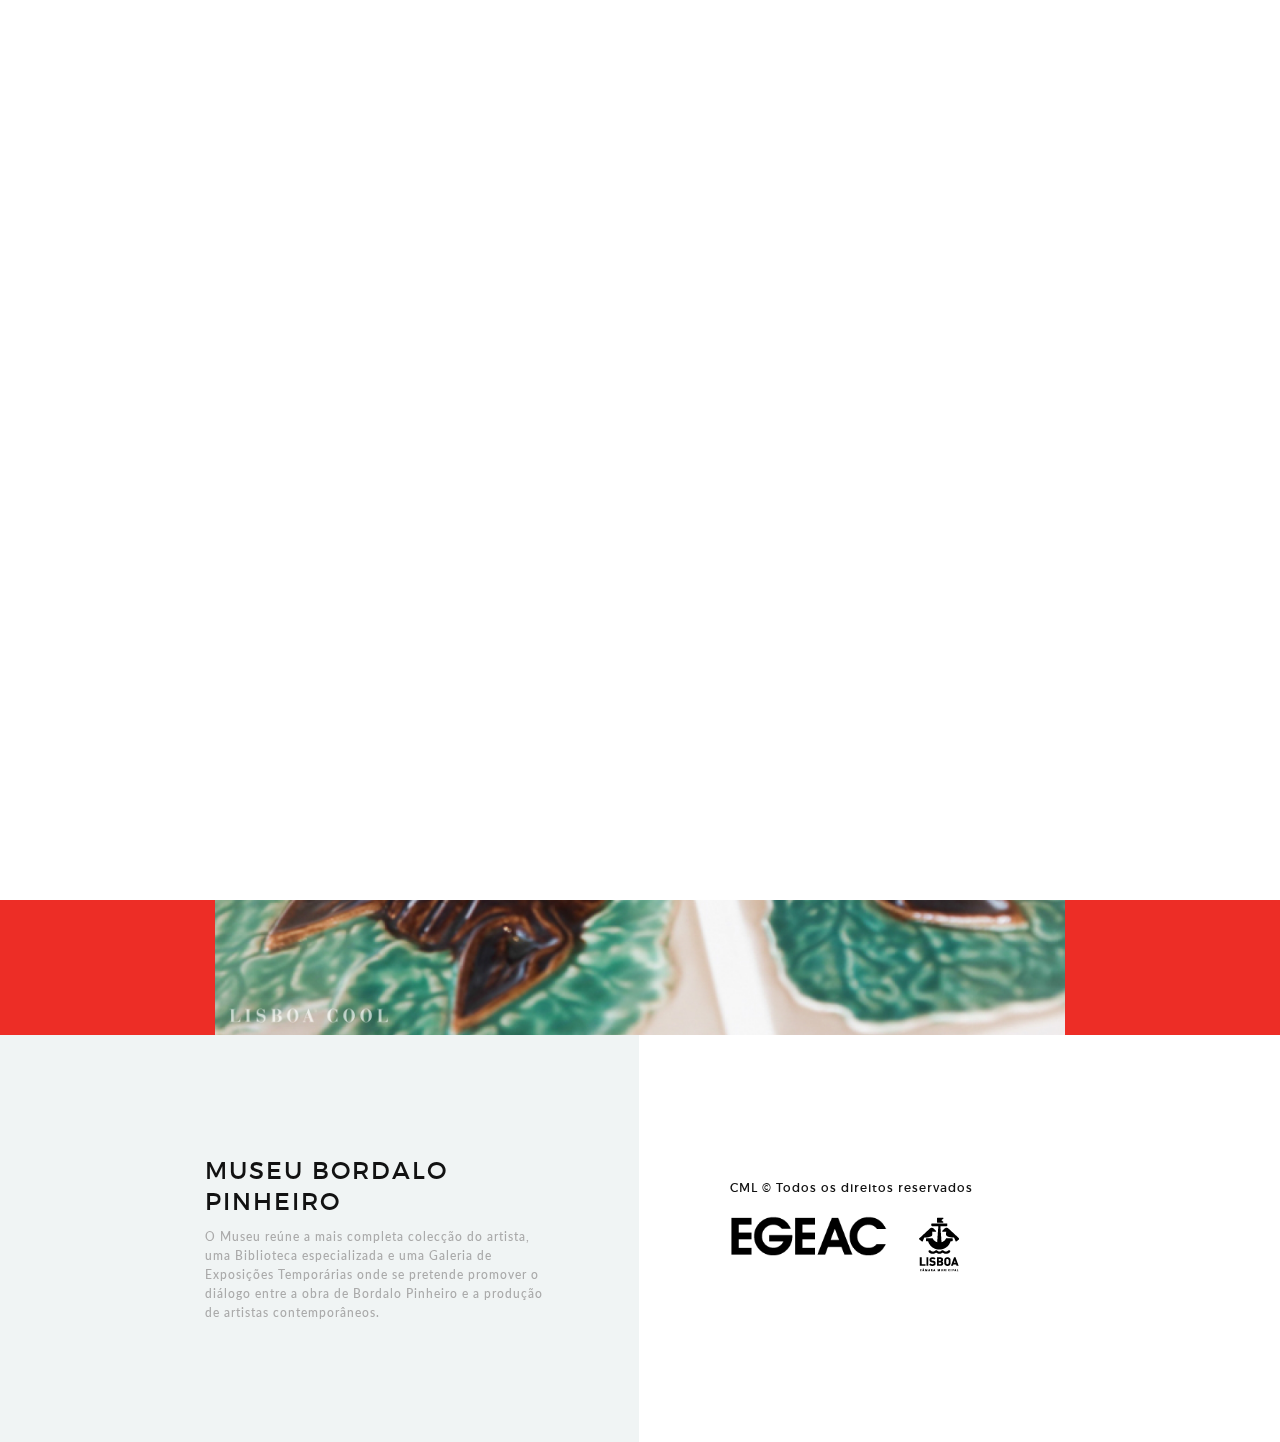
<file: error404.html>
<!DOCTYPE html>
<html lang="en">

<head>

    <!-- Basic Page Info
  –––––––––––––––––––––––––––––––––––––––––––––––––– -->
    <meta charset="utf-8">
    <title>Museu Bordarlo Pinheiro / Error 404</title>
    <meta name="description" content="OSCAR - A premium portfolio / agency template from designova">
    <meta name="author" content="designova">

    <!-- Mobile Specific Metas
  –––––––––––––––––––––––––––––––––––––––––––––––––– -->
    <meta name="viewport" content="width=device-width, initial-scale=1.0">

    <!-- Favicon
  –––––––––––––––––––––––––––––––––––––––––––––––––– -->
    <link rel="icon" type="image/png" href="images/favicon.png" />

    <!-- FONT
  –––––––––––––––––––––––––––––––––––––––––––––––––– -->
    <link rel="stylesheet" href="fonts/webfonts.css">
    <link href='//fonts.googleapis.com/css?family=Raleway:400,300,600%7CLato:400,300,100,700,900' rel='stylesheet' type='text/css'>

    <!-- ICON FONTS
  –––––––––––––––––––––––––––––––––––––––––––––––––– -->
    <link rel="stylesheet" href="stylesheets/ionicons.min.css">

    <!-- CSS
  –––––––––––––––––––––––––––––––––––––––––––––––––– -->
    <link rel="stylesheet" href="stylesheets/bootstrap.css">
    <link rel="stylesheet" href="elements/css/elements.css">
    <link rel="stylesheet" href="stylesheets/sinister.css">
    <link rel="stylesheet" href="stylesheets/venobox.css">
    <link rel="stylesheet" href="stylesheets/owl.carousel.css">
    <link rel="stylesheet" href="stylesheets/slimmenu.css">
    <link rel="stylesheet" href="stylesheets/main.css">
    <link rel="stylesheet" href="stylesheets/main-bg.css">
    <link rel="stylesheet" href="stylesheets/main-responsive.css">

    <!-- LESS
  –––––––––––––––––––––––––––––––––––––––––––––––––– -->
    <!-- <link rel="stylesheet/less" type="text/css" href="less/color.less">
    <link rel="stylesheet/less" type="text/css" href="less/fonts.less">
    <script src="less/less.min.js"></script> -->


</head>

<body>



    <!-- Preloader
    –––––––––––––––––––––––––––––––––––––––––––––––––– -->
    <div id="preloader">
        <div id="status"></div>
    </div>
    <!-- end : preloader -->


    <!-- Nav Link Show Panel
    –––––––––––––––––––––––––––––––––––––––––––––––––– -->
    <div class="link-show-poster">
      <div class=""><h1 class="black font2"></h1></div>
    </div>

    <!-- Mobile Only Navigation
    –––––––––––––––––––––––––––––––––––––––––––––––––– -->
    <nav class="mobile-nav ">
                <ul class="slimmenu font1">
                  <li>
                      <a class="sub-collapser" href="index.html">Home</a>

                  </li>
                  <li>
                      <a class="sub-collapser" href="sobre.html">Bordalo Pinheiro</a>

                  </li>
                  <li>
                      <a class="sub-collapser" href="expo.html">Exposições</a>
                      <ul>
                        <a href="expo.html#permanente">Permanente</a>
                        <a href="expo.html#temporaria">Temporária</a>

                      </ul>
                  </li>
                  <li>
                      <a class="sub-collapser" href="">Coleção</a>
                      <ul>
                        <a href="">Obra Gráfica</a>
                        <a href="">Obra Cerâmica</a>
                        <a href="">Zé Povinho</a>

                      </ul>
                  </li>
                  <li>
                      <a class="sub-collapser" href="">Museu</a>
                      <ul>
                        <a href="news.html">Espólio Documental</a>

                            <a href="museu.html">História</a>
                              <a href="museu.html#colecionador">Colecionador</a>
                            <a href="museu.html#biblioteca">Biblioteca</a>
                      </ul>
                  </li>
                  <li><a href="contact.html">Contactos</a></li>
                </ul>
    </nav>
    <!-- mobile only navigation : ends -->



    <!-- Header
    –––––––––––––––––––––––––––––––––––––––––––––––––– -->

    <section class="logo-header">

          <div class="logo-block">
            <a href="index.html"><img alt="" title="" class="img-responsive" src="images/logo.png"></a>
          </div>


          <!-- Redes Sociais
        –––––––––––––––––––––––––––––––––––––––––––––––––– -->

          <div class="social-block">
            <ul>
              <li><a href="https://www.facebook.com/MuseuBordaloPinheiro/"><span class="ion-social-facebook black"></span></a></li>
              <li><a href="https://www.instagram.com/bordallopinheiro/"><span class="ion-social-instagram black"></span></a></li>
              <li><a href="#"><span class="ion-pricetag black"></span></a></li>
            </ul>
          </div>

    </section>

    <header class="masthead ">
      <div class="container">
        <div class="row">
          <!-- <article class="col-md-3">
            <a href="index.html"><img alt="" title="" class="main-logo " src="images/logo.png"></a>
          </article> -->
          <article class="col-md-6 text-left no-pad">
            <nav class="mastnav ">

                  <ul class="main-menu ">
                    <li>
                        <a class="main-link font1 sub-menu-trigger activelink" href="index.html">Home</a>

                    </li>
                    <li>
                        <a class="main-link font1 sub-menu-trigger " href="sobre.html">Bordalo Pinheiro</a>

                    </li>




                    <li>
                        <a class="main-link font1 sub-menu-trigger " href="expo.html">Exposições</a>
                        <div class="sub-menu font1">
                          <a href="expo.html#permanente">Permanente</a>
                          <a href="expo.html#temporaria">Temporária</a>
                        </div>
                    </li>
                    <li>
                        <a class="main-link font1 sub-menu-trigger" href=" ">Coleção</a>
                        <div class="sub-menu font1">
                            <a href="">Obra Gráfica</a>
                            <a href="">Obra Cerâmica</a>
                            <a href="">Zé Povinho</a>

                        </div>
                    </li>
                    <li>

                        <a class="main-link font1 sub-menu-trigger " href="museu.html">Museu</a>
                        <div class="sub-menu font1">
                            <a href="museu.html">História</a>
                            <a href="museu.html#colecionador">Colecionador</a>
                            <a href="museu.html#biblioteca">Biblioteca</a>
                        </div>
                    </li>
                    <li><a class="main-link font1" href="contact.html">Contactos</a></li>
                  </ul>
            </nav>
          </article>
          <article class="col-md-6 no-pad">
              <!--works filter panel :starts -->
                <div class="works-filter-wrap">
                    <ul class="works-filter  text-right clearfix font2">
                        <li><a id="all" href="#" data-filter="*" class="active"><span>Tudo</span></a></li><li><a href="#" data-filter=".branding"><span>Notícias</span></a></li>
                        <li><a href="#" data-filter=".graphics"><span>Imagens</span></a></li>

                    </ul>
              </div>
            <!-- works filter panel :ends -->
          </article>
        </div>
      </div>
    </header>
    <!-- end : masthead -->


    <!-- MASTER CONTENT
  –––––––––––––––––––––––––––––––––––––––––––––––––– -->
    <section class="mastwrap">


      <section class="container about  pad-top pad-bottom">

        <div class="row">
              <article class="col-md-5 text-left  inner-pad">
                <h6 class="super-text  font2bold black">404 Error</h6>
              </article>
              <article class="col-md-5 col-md-offset-2 text-left ">
                <h3 class="main-heading  font2light black">The Page is not found.</h3>
              </article>
        </div>

      </section>




      <section class="container ">

        <div class="row">
              <article class="col-md-12 text-left inner-pad  ">
                      <img alt="" title="" class="img-responsive" src="images/bg/01.jpg">
              </article>
        </div>

      </section>













    </section>
    <!-- end : mastwrap -->


    <!-- FOOTER
  –––––––––––––––––––––––––––––––––––––––––––––––––– -->

  <footer class="mastfoot">
      <div class="container">
        <div class="row">
          <article class="col-md-5 text-left">
            <h3 class="font2 black">MUSEU BORDALO PINHEIRO</h3>
            <h6 class="font1 grey">
              O Museu reúne a mais completa colecção do artista, uma Biblioteca especializada e uma Galeria de Exposições Temporárias onde se pretende promover o diálogo entre a obra de Bordalo Pinheiro e a produção de artistas contemporâneos.
            </h6>
          </article>
          <article class="col-md-5 col-md-offset-2 text-left">
            <br>
  <h6 class="font2 black">CML © Todos os direitos reservados<br/> <BR>


            <div class="row">
          <div class="col-md-6">
  <a href="http://www.egeac.pt/"><img alt="" title="EGEAC" class="img-responsive" src="images/logoEGEAC.png"></a>
  </div>
    <div class="col-md-6">
      <a href="http://www.cm-lisboa.pt/"><img alt="CML" title="" class="img-responsive" src="images/logoCML.png"></a>
                </div>


          </article>
        </div>
      </div>

    </footer>
    <!-- end : mastfoot -->

    <!-- JS
    –––––––––––––––––––––––––––––––––––––––––––––––––– -->
    <script src="javascripts/libs/common.js"></script>
    <script src="elements/js/elements.js"></script>
    <script src="javascripts/custom/main.js"></script>

</body>

</html>
</file>
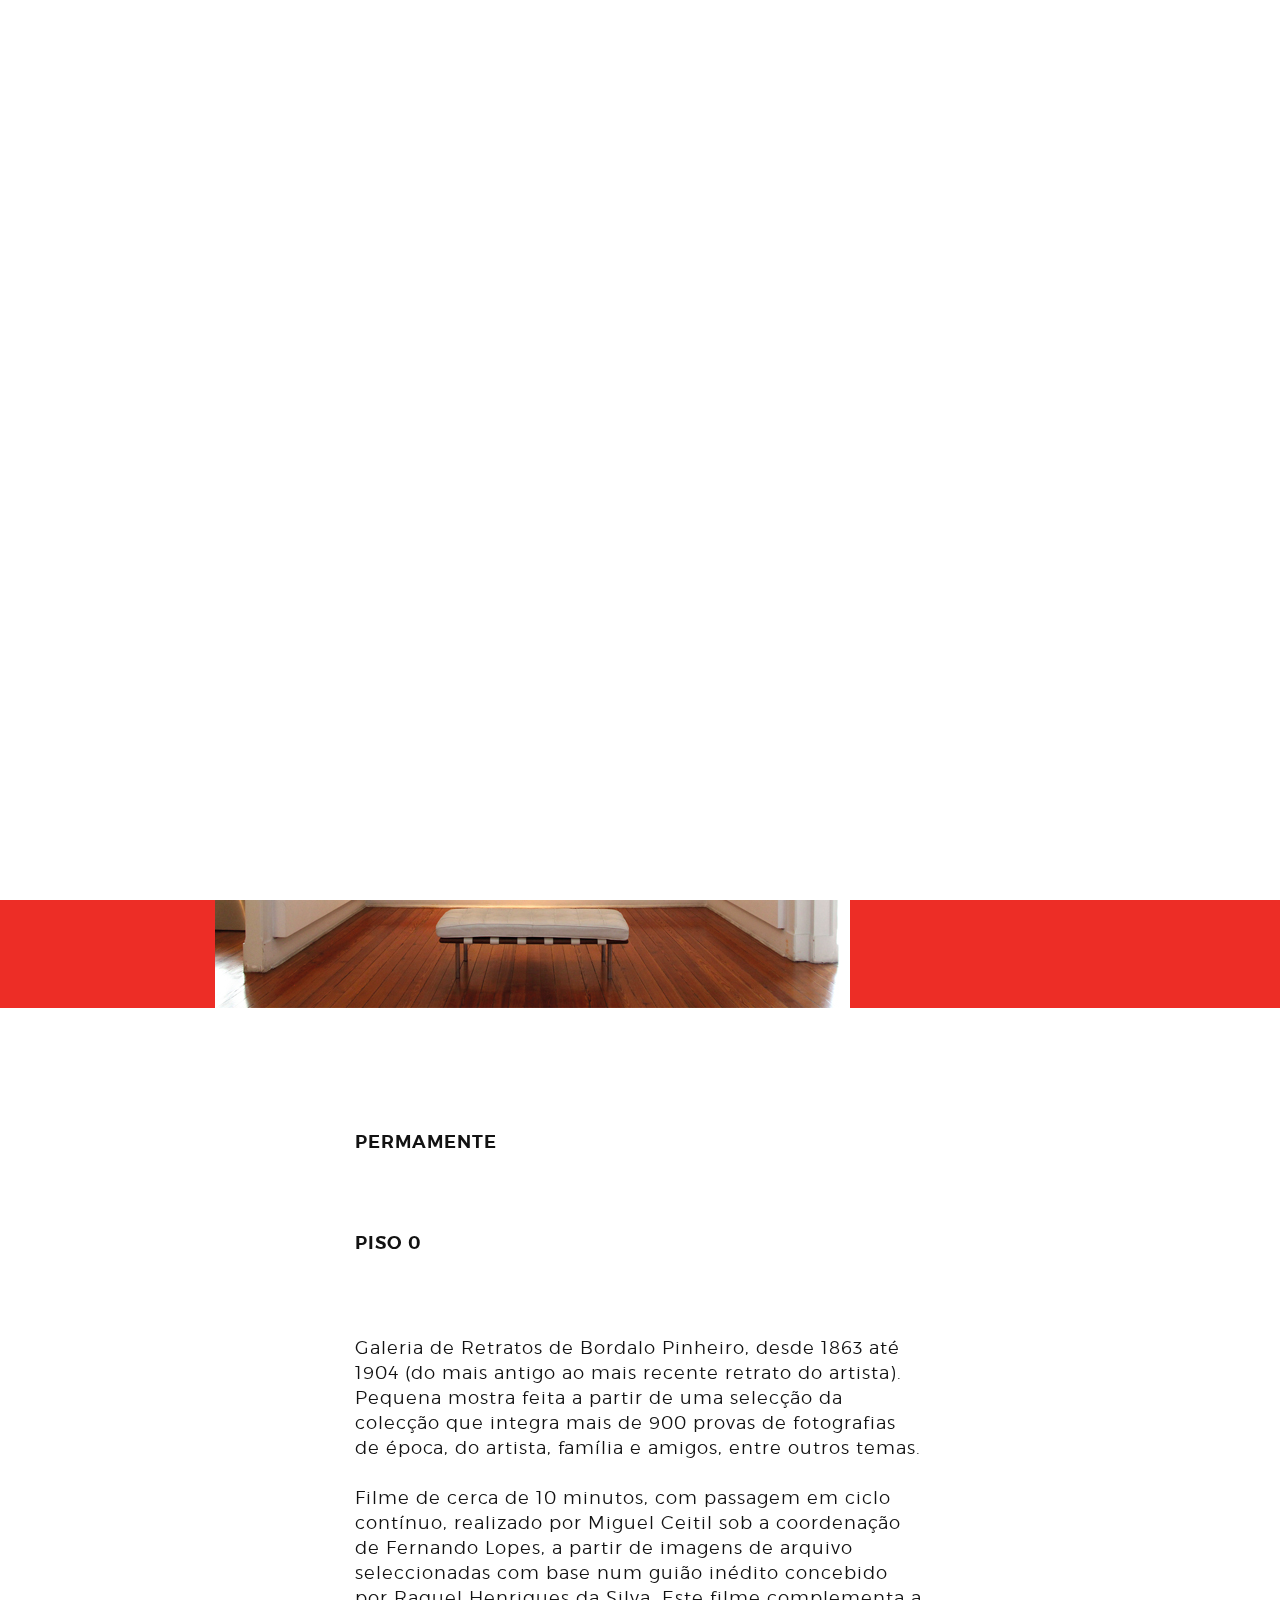
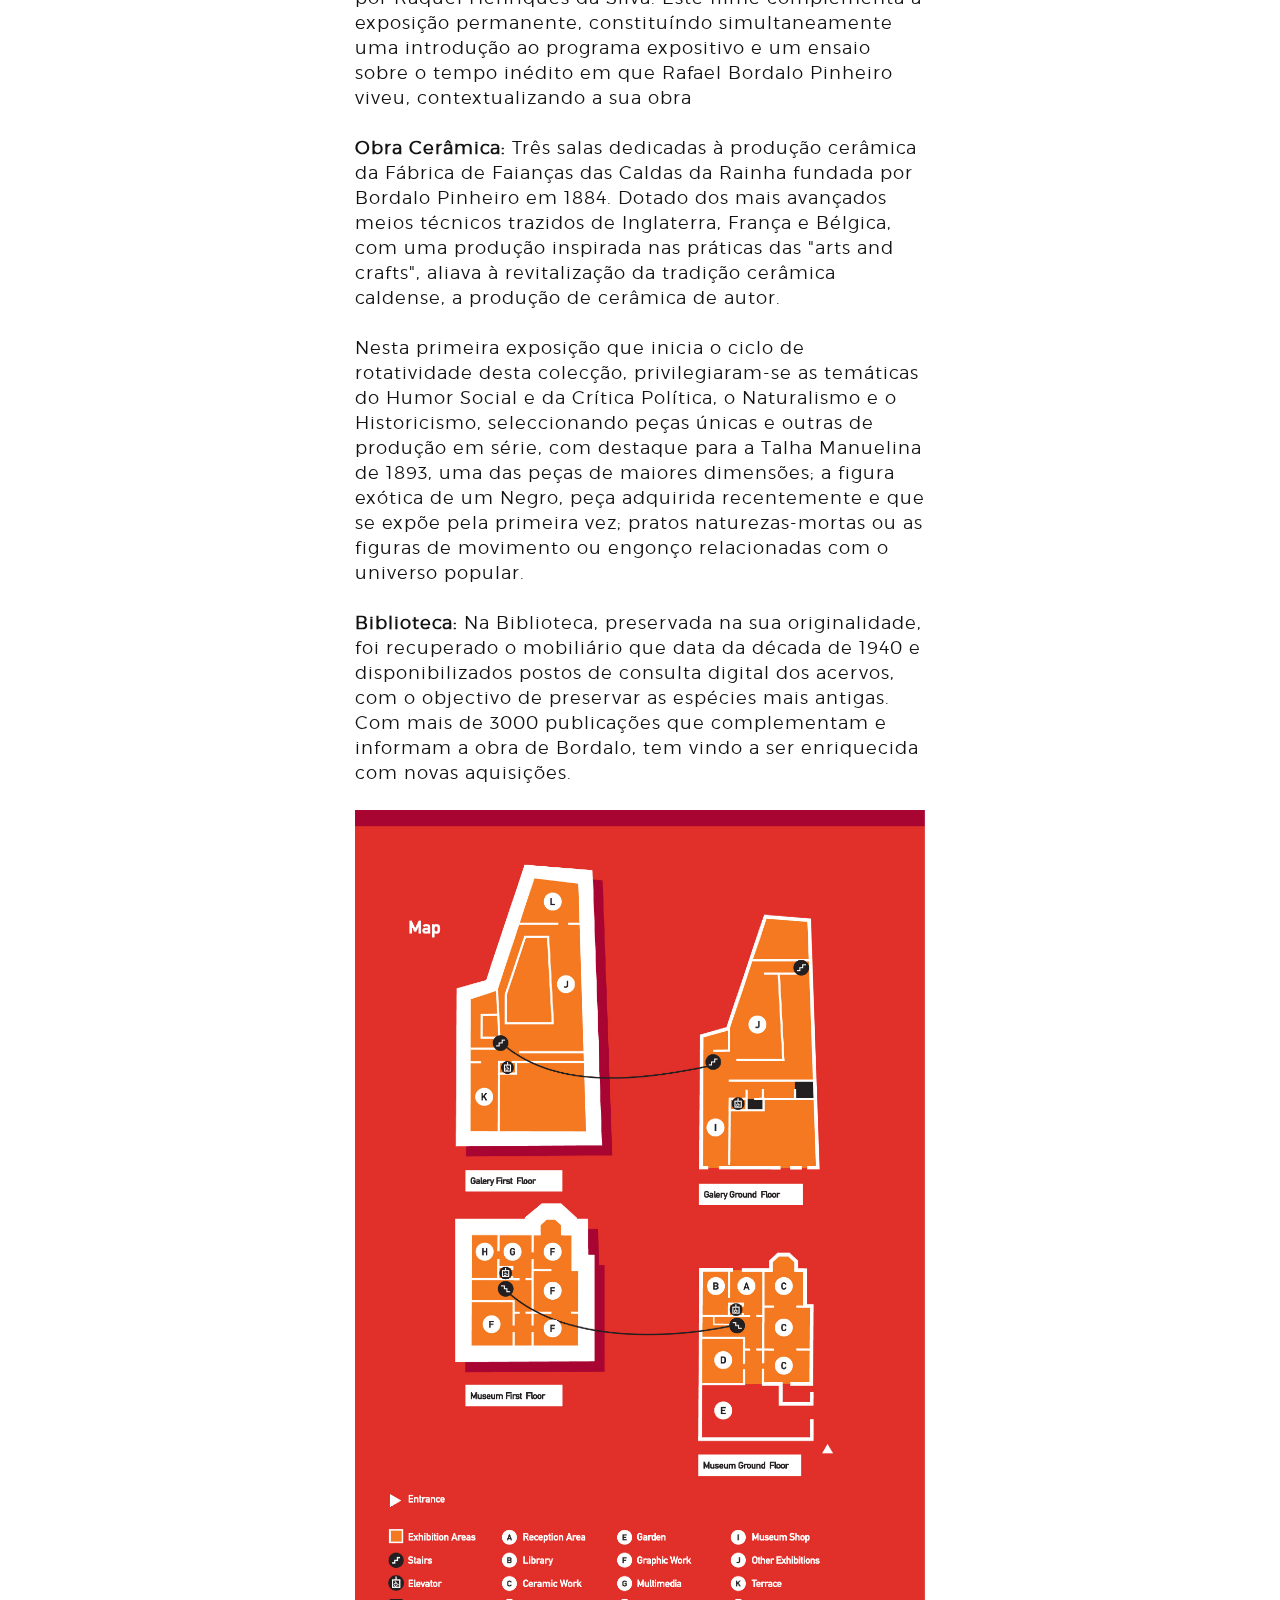
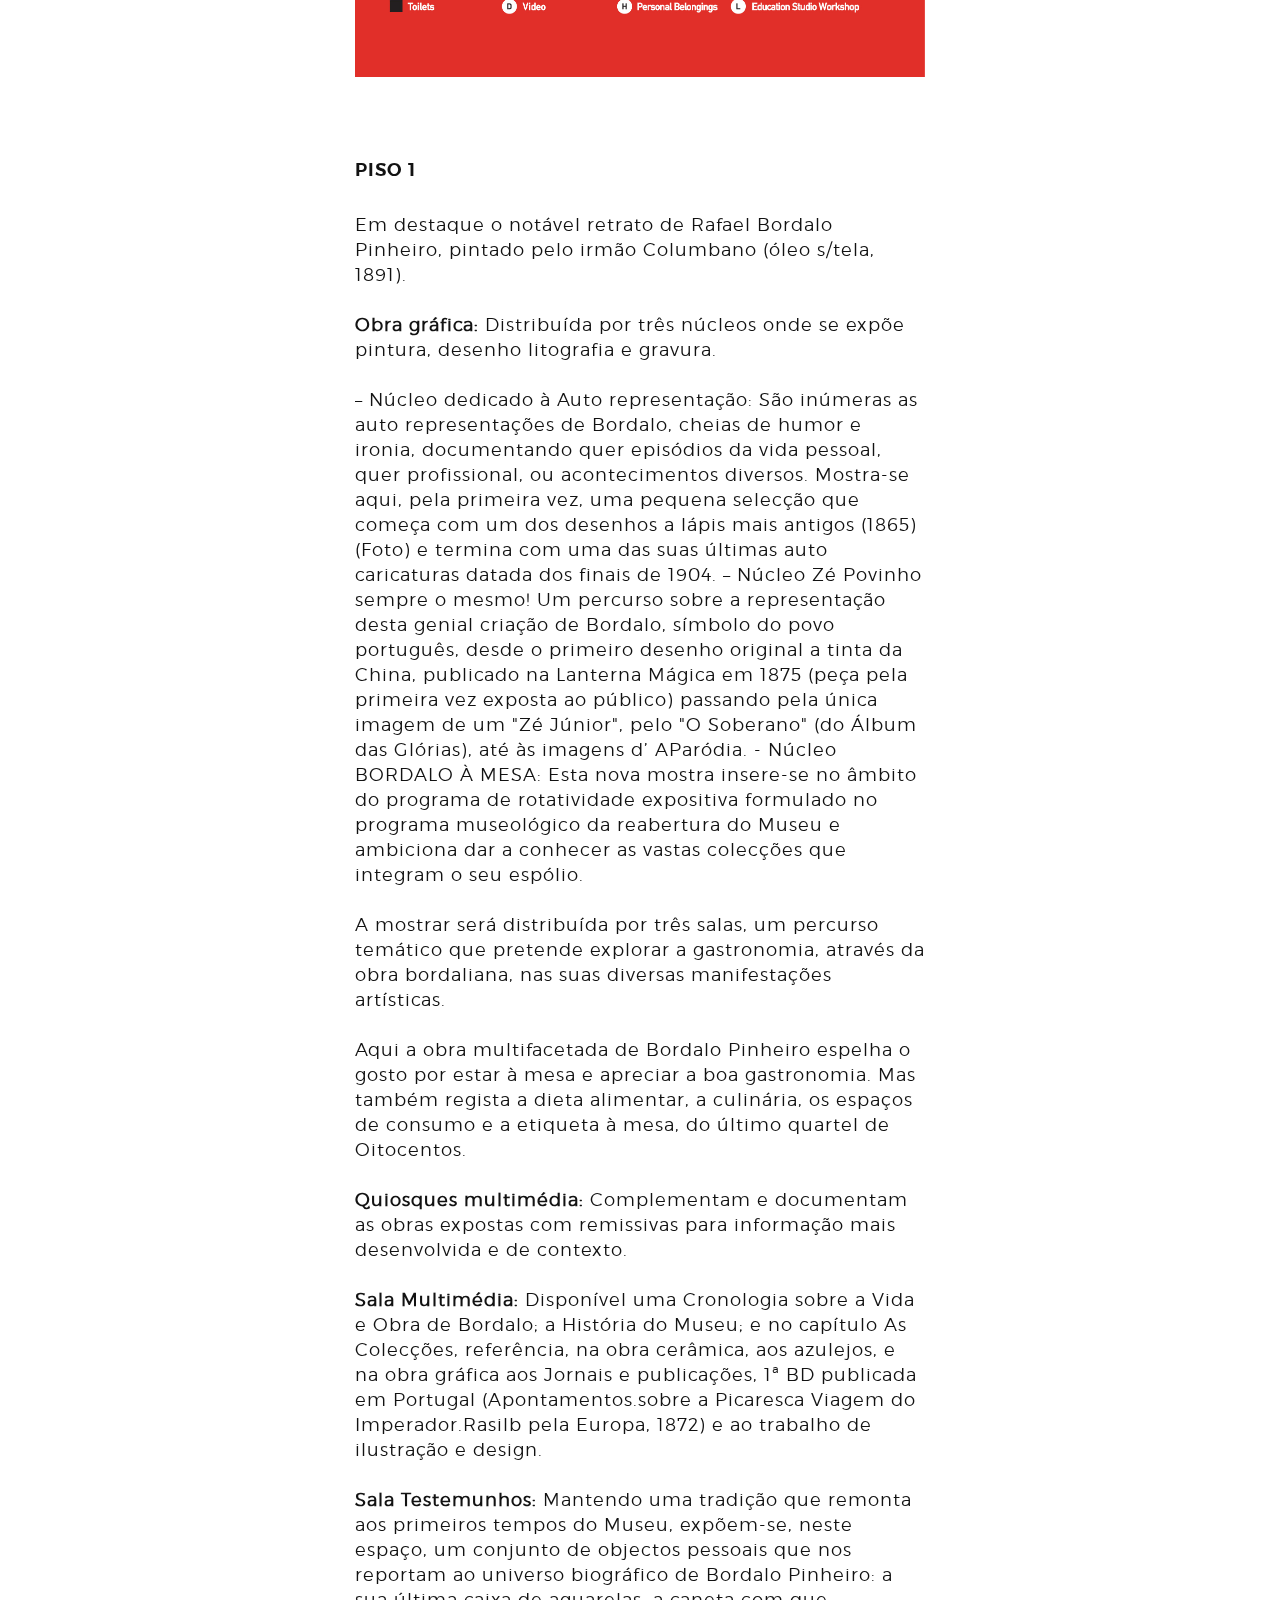
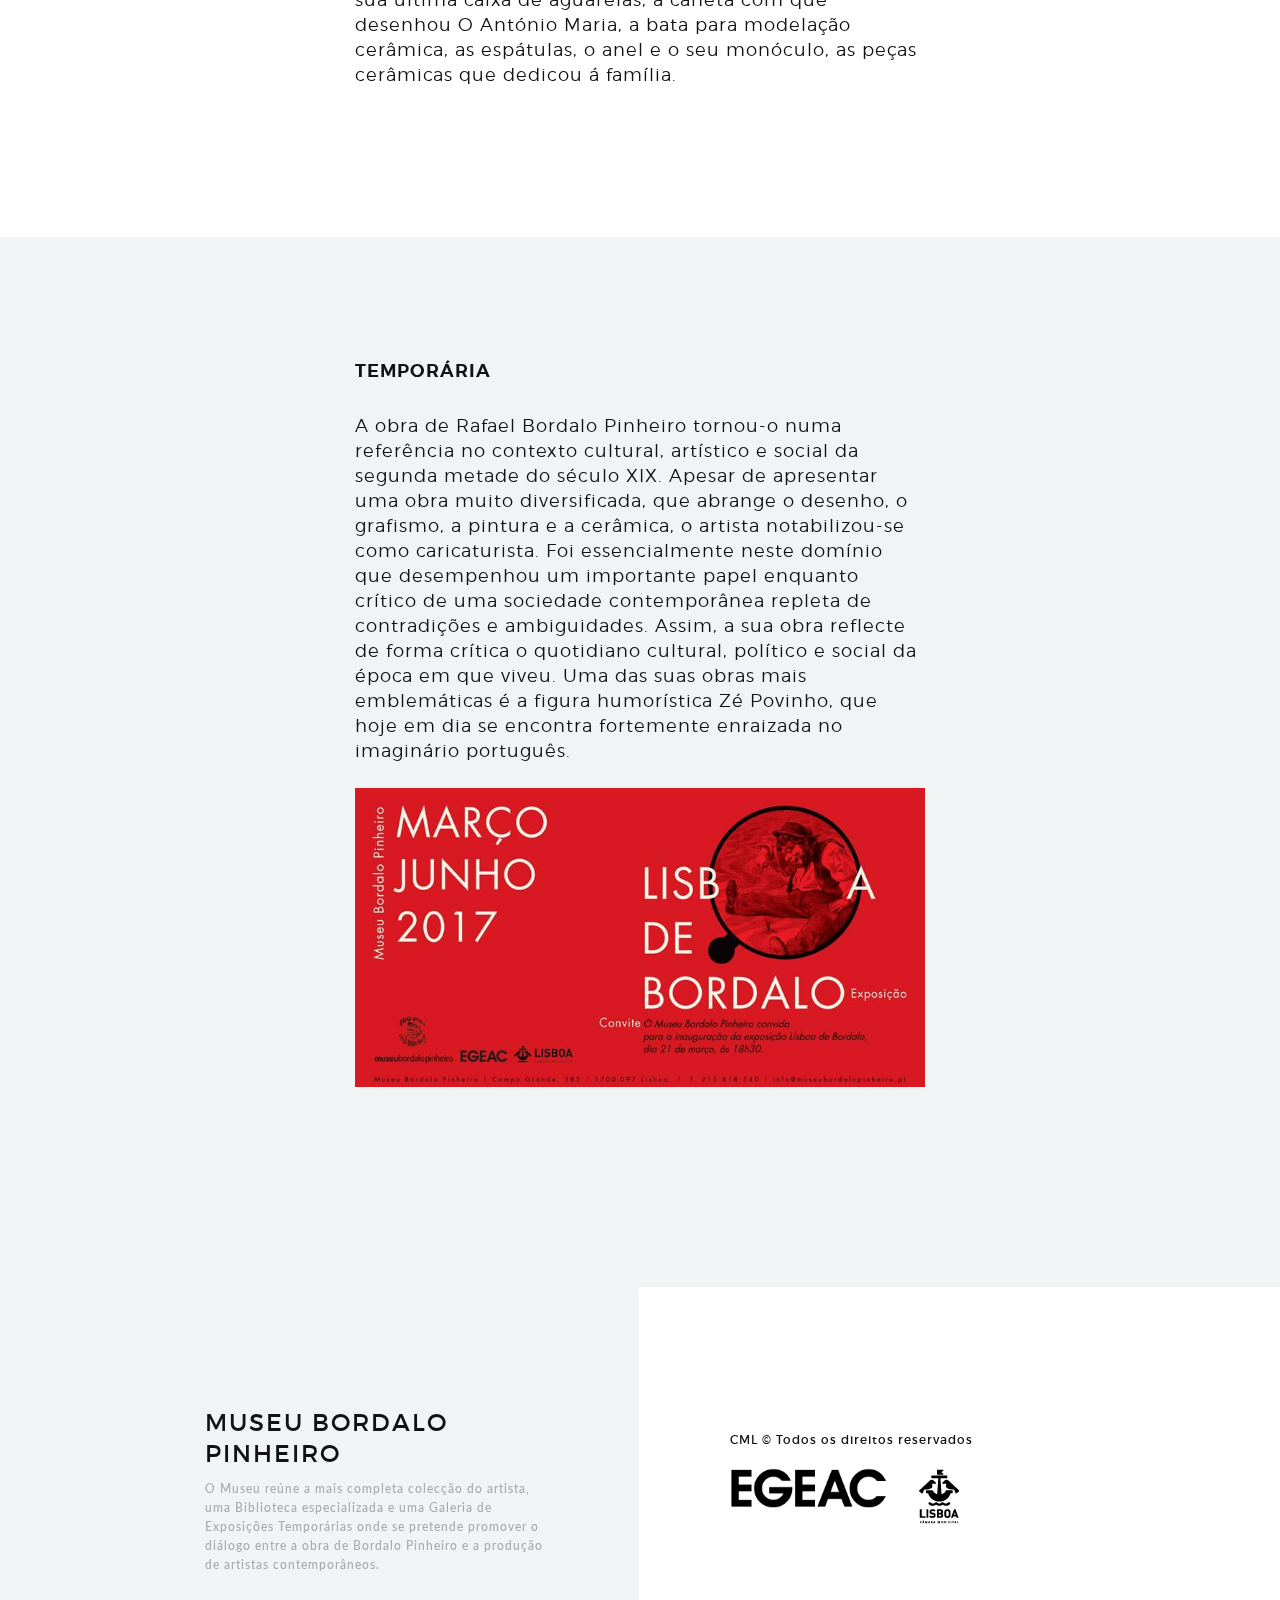
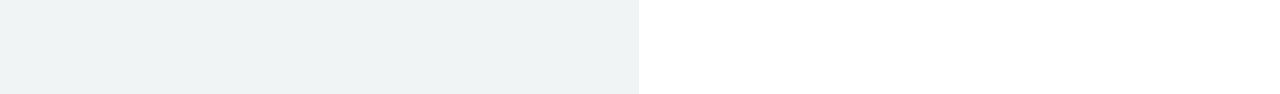
<file: expo.html>
<!DOCTYPE html>
<html lang="en">

<head>

  <!-- Basic Page Info
–––––––––––––––––––––––––––––––––––––––––––––––––– -->
  <meta charset="utf-8">
  <title>Museu Bordalo Pinheiro // Exposições</title>

  <meta name="author" content="Lucas Viegas">

    <!-- Mobile Specific Metas
  –––––––––––––––––––––––––––––––––––––––––––––––––– -->
    <meta name="viewport" content="width=device-width, initial-scale=1.0">

    <!-- Favicon
  –––––––––––––––––––––––––––––––––––––––––––––––––– -->
    <link rel="icon" type="image/png" href="images/favicon.png" />

    <!-- FONT
  –––––––––––––––––––––––––––––––––––––––––––––––––– -->
    <link rel="stylesheet" href="fonts/webfonts.css">
    <link href='//fonts.googleapis.com/css?family=Raleway:400,300,600%7CLato:400,300,100,700,900' rel='stylesheet' type='text/css'>
    <!-- ICON FONTS
  –––––––––––––––––––––––––––––––––––––––––––––––––– -->
    <link rel="stylesheet" href="stylesheets/ionicons.min.css">

    <!-- CSS
  –––––––––––––––––––––––––––––––––––––––––––––––––– -->
    <link rel="stylesheet" href="stylesheets/bootstrap.css">
    <link rel="stylesheet" href="elements/css/elements.css">
    <link rel="stylesheet" href="stylesheets/sinister.css">
    <link rel="stylesheet" href="stylesheets/venobox.css">
    <link rel="stylesheet" href="stylesheets/slimmenu.css">
    <link rel="stylesheet" href="stylesheets/main.css">
    <link rel="stylesheet" href="stylesheets/main-bg.css">
    <link rel="stylesheet" href="stylesheets/main-responsive.css">

    <!-- LESS
  –––––––––––––––––––––––––––––––––––––––––––––––––– -->
    <!-- <link rel="stylesheet/less" type="text/css" href="less/color.less">
    <link rel="stylesheet/less" type="text/css" href="less/fonts.less">
    <script src="less/less.min.js"></script> -->


</head>

<body>



  <!-- Preloader
–––––––––––––––––––––––––––––––––––––––––––––––––– -->
  <div id="preloader">
      <div id="status"></div>
  </div>
  <!-- end : preloader -->


  <!-- Nav Link Show Panel
–––––––––––––––––––––––––––––––––––––––––––––––––– -->
  <div class="link-show-poster">
    <div class=""><h1 class="black font2"></h1></div>
  </div>

  <!-- Mobile Only Navigation
–––––––––––––––––––––––––––––––––––––––––––––––––– -->
  <nav class="mobile-nav ">
              <ul class="slimmenu font1">
                <li>
                    <a class="sub-collapser" href="index.html">Home</a>

                </li>
                <li>
                    <a class="sub-collapser" href="sobre.html">Bordalo Pinheiro</a>

                </li>
                <li>
                    <a class="sub-collapser" href="expo.html">Exposições</a>
                    <ul>
                      <a href="expo.html#permanente">Permanente</a>
                      <a href="expo.html#temporaria">Temporária</a>

                    </ul>
                </li>
                <li>
                    <a class="sub-collapser" href="">Coleção</a>
                    <ul>
                      <a href="">Obra Gráfica</a>
                      <a href="">Obra Cerâmica</a>
                      <a href="">Zé Povinho</a>

                    </ul>
                </li>
                <li>
                    <a class="sub-collapser" href="">Museu</a>
                    <ul>
                      <a href="news.html">Espólio Documental</a>

                          <a href="museu.html">História</a>
                            <a href="museu.html#colecionador">Colecionador</a>
                          <a href="museu.html#biblioteca">Biblioteca</a>
                    </ul>
                </li>
                <li><a href="contact.html">Contactos</a></li>
              </ul>
  </nav>
  <!-- mobile only navigation : ends -->



  <!-- Header
–––––––––––––––––––––––––––––––––––––––––––––––––– -->

  <section class="logo-header">

        <div class="logo-block">
          <a href="index.html"><img alt="" title="" class="img-responsive" src="images/logo.png"></a>
        </div>


        <!-- Redes Sociais
      –––––––––––––––––––––––––––––––––––––––––––––––––– -->

        <div class="social-block">
          <ul>
            <li><a href="https://www.facebook.com/MuseuBordaloPinheiro/"><span class="ion-social-facebook black"></span></a></li>
            <li><a href="https://www.instagram.com/bordallopinheiro/"><span class="ion-social-instagram black"></span></a></li>
            <li><a href="#"><span class="ion-pricetag black"></span></a></li>
          </ul>
        </div>

  </section>

  <header class="masthead ">
    <div class="container">
      <div class="row">
        <!-- <article class="col-md-3">
          <a href="index.html"><img alt="" title="" class="main-logo " src="images/logo.png"></a>
        </article> -->
        <article class="col-md-6 text-left no-pad">
          <nav class="mastnav ">

                <ul class="main-menu ">
                  <li>
                      <a class="main-link font1 sub-menu-trigger" href="index.html">Home</a>

                  </li>
                  <li>
                      <a class="main-link font1 sub-menu-trigger " href="sobre.html">Bordalo Pinheiro</a>

                  </li>




                  <li>
                      <a class="main-link font1 sub-menu-trigger activelink" href="expo.html">Exposições</a>
                      <div class="sub-menu font1">
                        <a href="expo.html#permanente">Permanente</a>
                        <a href="expo.html#temporaria">Temporária</a>
                      </div>
                  </li>
                  <li>
                      <a class="main-link font1 sub-menu-trigger" href=" ">Coleção</a>
                      <div class="sub-menu font1">
                          <a href="">Obra Gráfica</a>
                          <a href="">Obra Cerâmica</a>
                          <a href="">Zé Povinho</a>

                      </div>
                  </li>
                  <li>

                      <a class="main-link font1 sub-menu-trigger " href="museu.html">Museu</a>
                      <div class="sub-menu font1">
                          <a href="museu.html">História</a>
                          <a href="museu.html#colecionador">Colecionador</a>
                          <a href="museu.html#biblioteca">Biblioteca</a>
                      </div>
                  </li>
                  <li><a class="main-link font1" href="contact.html">Contactos</a></li>
                </ul>
          </nav>
        </article>
        <article class="col-md-6 no-pad">
            <!--works filter panel :starts -->
              <div class="works-filter-wrap">
                  <ul class="works-filter  text-right clearfix font2">
                      <li><a id="all" href="#" data-filter="*" class="active"><span>Tudo</span></a></li><li><a href="#" data-filter=".branding"><span>Notícias</span></a></li>
                      <li><a href="#" data-filter=".graphics"><span>Imagens</span></a></li>

                  </ul>
            </div>
          <!-- works filter panel :ends -->
        </article>
      </div>
    </div>
  </header>
  <!-- end : masthead -->


  <section class="mastwrap">


    <section class="container about  pad-top pad-bottom">

      <div class="row">
            <article class="col-md-5 text-left  inner-pad">
              <h6 class="super-text  font2bold black">Exposições</h6>
            </article>
            <article class="col-md-5 col-md-offset-2 text-left ">
              <h3 class="main-heading  font2light black"> HORÁRIO
Terça a Domingo das 10:00 às 18:00 <BR>
Encerra à segunda-feira e nos dias 1 de maio, 24, 25 e 31 de dezembro e 1 de janeiro. <BR>
Preço de Entrada: 3,00€</h3>
            </article>
      </div>

    </section>




    <section class="container ">

      <div class="row">
            <article class="col-md-12 text-left inner-pad  ">
                <!-- Imagens -->

                <img src="images/bg/MuseuBordaloPinheiro-ConVida2015-0101.jpg" title="Bordalo Pinheiro" class="img-responsive"></img>


            </article>
      </div>

    </section>





    <section class="container-outer white-bg">
    <section class="container about  pad-top pad-bottom">

      <div class="row">
            <article class="col-md-12 text-left">
            </article>
      </div>
  <a id="permanente"></a>
      <div class="row">
            <article class="col-md-8 col-md-offset-2 text-left ">
              <h6 class="promo-text font2semibold black">PERMAMENTE</h6>
              <h3 class="promo-text  font2light black"></h3>

<br> <br>






<h6 class="promo-text font2semibold black">PISO 0</h6> <h3 class="promo-text  font2light black">
<br> <br>
Galeria de Retratos de Bordalo Pinheiro, desde 1863 até 1904 (do mais antigo ao mais recente retrato do artista). Pequena mostra feita a partir de uma selecção da colecção que integra mais de 900 provas de fotografias de época, do artista, família e amigos, entre outros temas.
<br> <br>
Filme de cerca de 10 minutos, com passagem em ciclo contínuo, realizado por Miguel Ceitil sob a coordenação de Fernando Lopes, a partir de imagens de arquivo seleccionadas com base num guião inédito concebido por Raquel Henriques da Silva.
Este filme complementa a exposição permanente, constituíndo simultaneamente uma introdução ao programa expositivo e um ensaio sobre o tempo inédito em que Rafael Bordalo Pinheiro viveu, contextualizando a sua obra
<br> <br>
<b>Obra Cerâmica:</b>
Três salas dedicadas à produção cerâmica da Fábrica de Faianças das Caldas da Rainha fundada por Bordalo Pinheiro em 1884. Dotado dos mais avançados meios técnicos trazidos de Inglaterra, França e Bélgica, com uma produção inspirada nas práticas das "arts and crafts", aliava à revitalização da tradição cerâmica caldense, a produção de cerâmica de autor.
<br> <br>
Nesta primeira exposição que inicia o ciclo de rotatividade desta colecção, privilegiaram-se as temáticas do Humor Social e da Crítica Política, o Naturalismo e o Historicismo, seleccionando peças únicas e outras de produção em série, com destaque para a Talha Manuelina de 1893, uma das peças de maiores dimensões; a figura exótica de um Negro, peça adquirida recentemente e que se expõe pela primeira vez; pratos naturezas-mortas ou as figuras de movimento ou engonço relacionadas com o universo popular.
<br> <br>
<b>Biblioteca:</b>
Na Biblioteca, preservada na sua originalidade, foi recuperado o mobiliário que data da década de 1940 e disponibilizados postos de consulta digital dos acervos, com o objectivo de preservar as espécies mais antigas. Com mais de 3000 publicações que complementam e informam a obra de Bordalo, tem vindo a ser enriquecida com novas aquisições.
                    <br/><br/>
                  <img src="images/bg/planta.png" class="img-responsive"> </img> <br> <br></h3>

                <h6 class="promo-text font2semibold black">PISO 1</h6><h3 class="promo-text  font2light black">

                  Em destaque o notável retrato de Rafael Bordalo Pinheiro, pintado pelo irmão Columbano (óleo s/tela, 1891).
<br> <br>
                <b>   Obra gráfica:</b>
                  Distribuída por três núcleos onde se expõe pintura, desenho litografia e gravura.
<br> <br>
                  – Núcleo dedicado à Auto representação: São inúmeras as auto representações de Bordalo, cheias de humor e ironia, documentando quer episódios da vida pessoal, quer profissional, ou acontecimentos diversos.
                  Mostra-se aqui, pela primeira vez, uma pequena selecção que começa com um dos desenhos a lápis mais antigos (1865) (Foto) e termina com uma das suas últimas auto caricaturas datada dos finais de 1904.

                  – Núcleo Zé Povinho sempre o mesmo! Um percurso sobre a representação desta genial criação de Bordalo, símbolo do povo português, desde o primeiro desenho original a tinta da China, publicado na Lanterna Mágica em 1875 (peça pela primeira vez exposta ao público) passando pela única imagem de um "Zé Júnior", pelo "O Soberano" (do Álbum das Glórias), até às imagens d’ AParódia.

                  - Núcleo BORDALO À MESA:
                  Esta nova mostra insere-se no âmbito do programa de rotatividade expositiva formulado no programa museológico da reabertura do Museu e ambiciona dar a conhecer as vastas colecções que integram o seu espólio.
<br> <br>
                  A mostrar será distribuída por três salas, um percurso temático que pretende explorar a gastronomia, através da obra bordaliana, nas suas diversas manifestações artísticas.
<br> <br>
                  Aqui a obra multifacetada de Bordalo Pinheiro espelha o gosto por estar à mesa e apreciar a boa gastronomia. Mas também regista a dieta alimentar, a culinária, os espaços de consumo e a etiqueta à mesa, do último quartel de Oitocentos.

<br> <br>
                <b>  Quiosques multimédia:</b>
                  Complementam e documentam as obras expostas com remissivas para informação mais desenvolvida e de contexto.
<br> <br>
                  <b> Sala Multimédia:</b>
                  Disponível uma Cronologia sobre a Vida e Obra de Bordalo; a História do Museu; e no capítulo As Colecções, referência, na obra cerâmica, aos azulejos, e na obra gráfica aos Jornais e publicações, 1ª BD publicada em Portugal (Apontamentos.sobre a Picaresca Viagem do Imperador.Rasilb pela Europa, 1872) e ao trabalho de ilustração e design.
<br> <br>
              <b>     Sala Testemunhos:</b>
                  Mantendo uma tradição que remonta aos primeiros tempos do Museu, expõem-se, neste espaço, um conjunto de objectos pessoais que nos reportam ao universo biográfico de Bordalo Pinheiro: a sua última caixa de aguarelas, a caneta com que desenhou O António Maria, a bata para modelação cerâmica, as espátulas, o anel e o seu monóculo, as peças cerâmicas que dedicou á família.
</h3>
            </article>
      </div>

    </section>
    </section>






    <section class="container-outer silver-bg">
      <section class="container about  pad-top pad-bottom">

        <div class="row">
              <article class="col-md-12 text-left">
              </article>
        </div>

        <div class="row">

            <a id="temporaria"></a>
              <article class="col-md-8 col-md-offset-2 text-left ">
                <h6 class="promo-text font2semibold black">TEMPORÁRIA</h6>
                <h3 class="promo-text  font2light black">




A obra de Rafael Bordalo Pinheiro tornou-o numa referência no contexto cultural, artístico e social da segunda metade do século XIX. Apesar de apresentar uma obra muito diversificada, que abrange o desenho, o grafismo, a pintura e a cerâmica, o artista notabilizou-se como caricaturista. Foi essencialmente neste domínio que desempenhou um importante papel enquanto crítico de uma sociedade contemporânea repleta de contradições e ambiguidades. Assim, a sua obra reflecte de forma crítica o quotidiano cultural, político e social da época em que viveu. Uma das suas obras mais emblemáticas é a figura humorística Zé Povinho, que hoje em dia se encontra fortemente enraizada no imaginário português.
<br> <br>
                    <a href="http://museubordalopinheiro.cm-lisboa.pt/PDFs/PressLisboaDeBordalo.pdf"><img src="images/bg/LisboaDeBordaloConvite.jpg" class="img-responsive"> </img> <br> <br></h3></a>

              </article>
        </div>

      </section>
    </section>









  </section>
  <!-- end : mastwrap -->


    <!-- FOOTER
  –––––––––––––––––––––––––––––––––––––––––––––––––– -->

<footer class="mastfoot">
      <div class="container">
        <div class="row">
          <article class="col-md-5 text-left">
            <h3 class="font2 black">MUSEU BORDALO PINHEIRO</h3>
            <h6 class="font1 grey">
              O Museu reúne a mais completa colecção do artista, uma Biblioteca especializada e uma Galeria de Exposições Temporárias onde se pretende promover o diálogo entre a obra de Bordalo Pinheiro e a produção de artistas contemporâneos.
            </h6>
          </article>
          <article class="col-md-5 col-md-offset-2 text-left">
            <br>
<h6 class="font2 black">CML © Todos os direitos reservados<br/> <BR>


            <div class="row">
          <div class="col-md-6">
  <a href="http://www.egeac.pt/"><img alt="" title="EGEAC" class="img-responsive" src="images/logoEGEAC.png"></a>
</div>
    <div class="col-md-6">
      <a href="http://www.cm-lisboa.pt/"><img alt="CML" title="" class="img-responsive" src="images/logoCML.png"></a>
                </div>


          </article>
        </div>
      </div>

    </footer>
    <!-- end : mastfoot -->


    <!-- End Layout
  –––––––––––––––––––––––––––––––––––––––––––––––––– -->

    <!-- JS
    –––––––––––––––––––––––––––––––––––––––––––––––––– -->
    <script src="javascripts/libs/common.js"></script>
    <script src="elements/js/elements.js"></script>
    <script src="javascripts/custom/main.js"></script>

</body>

</html>
</file>
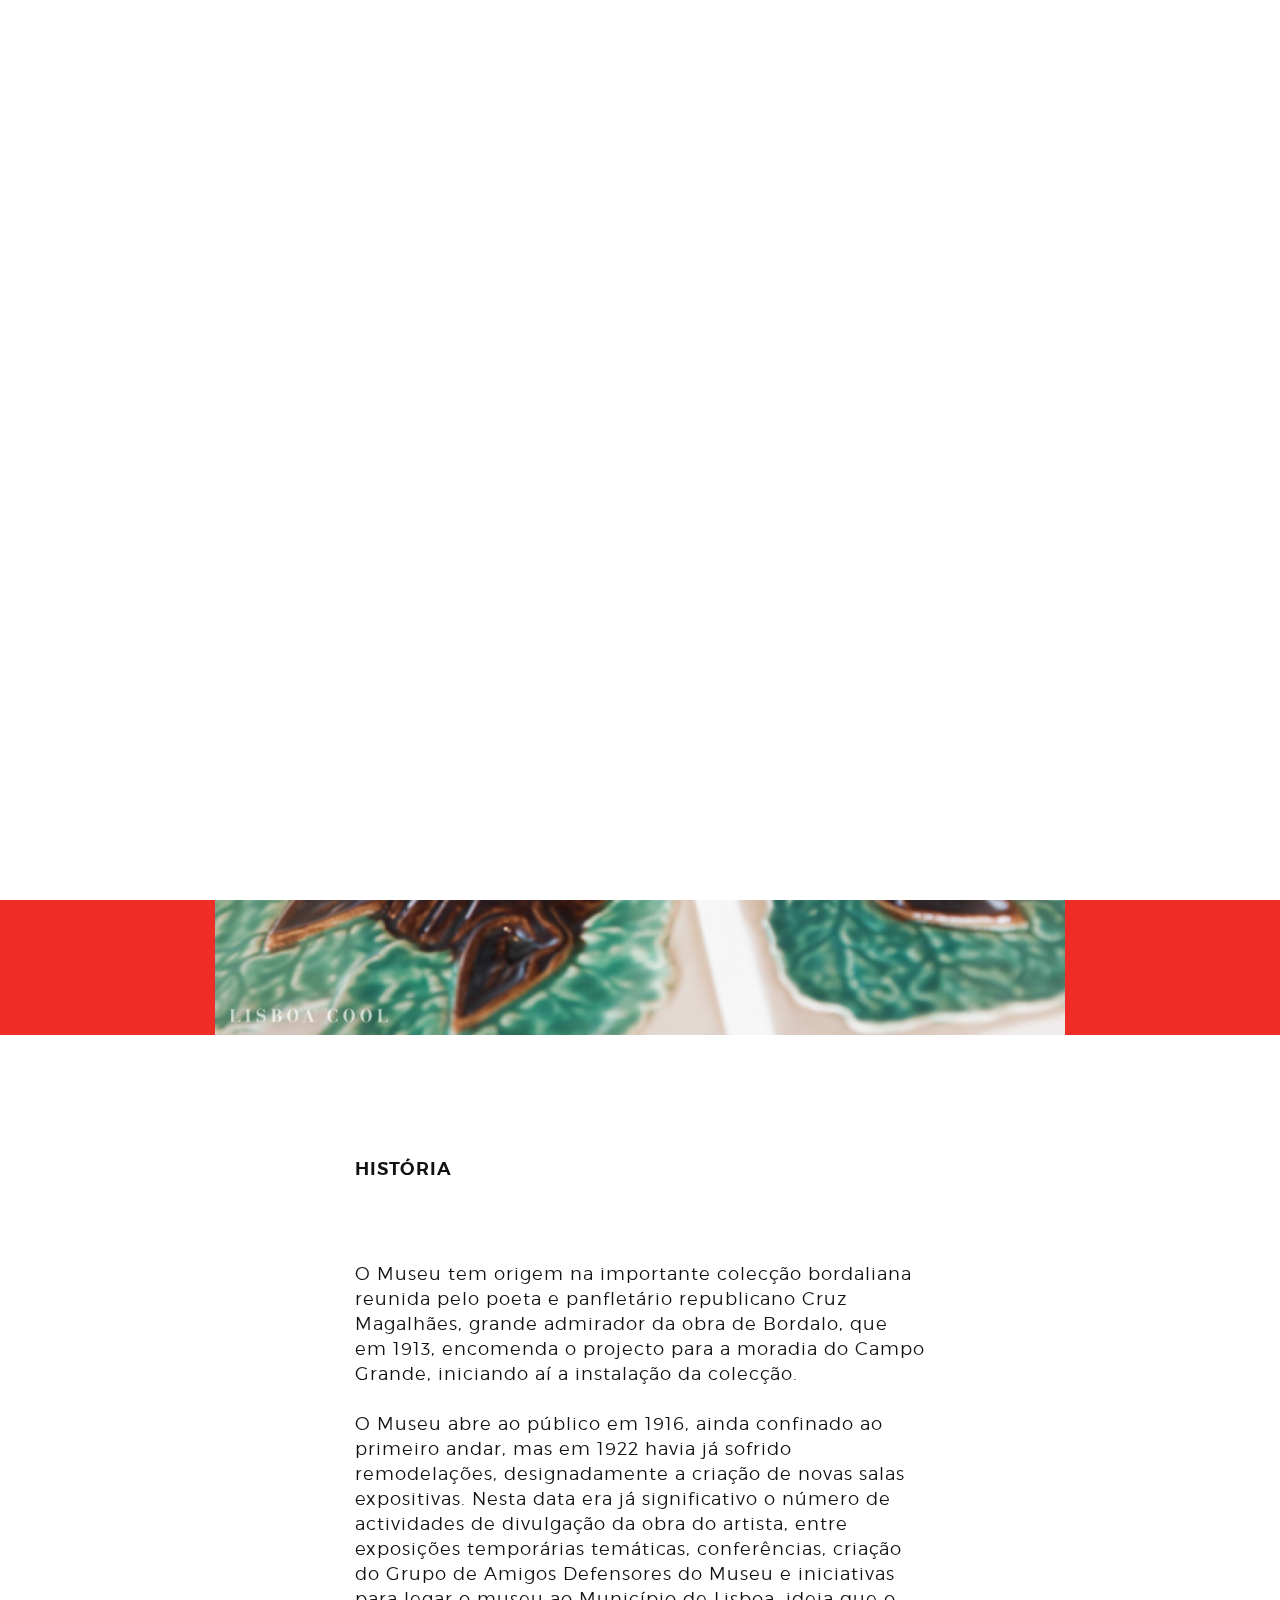
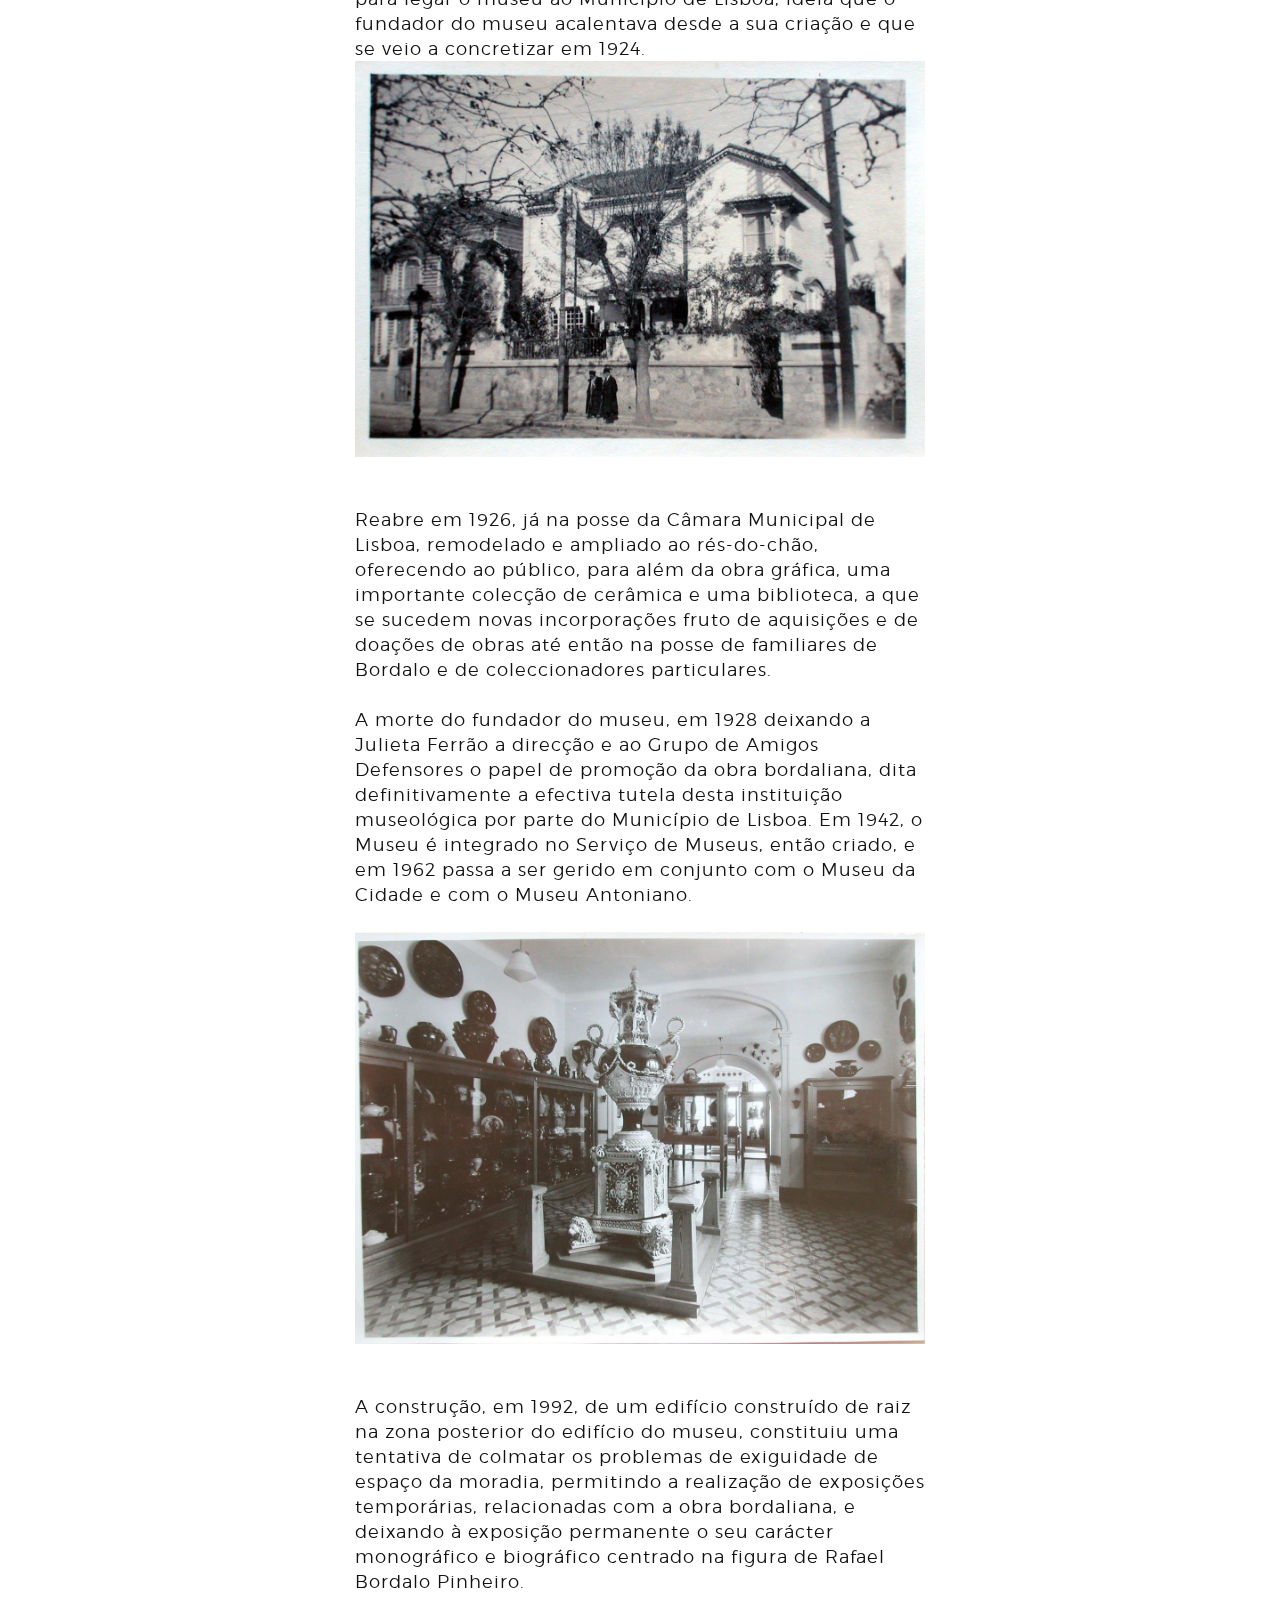
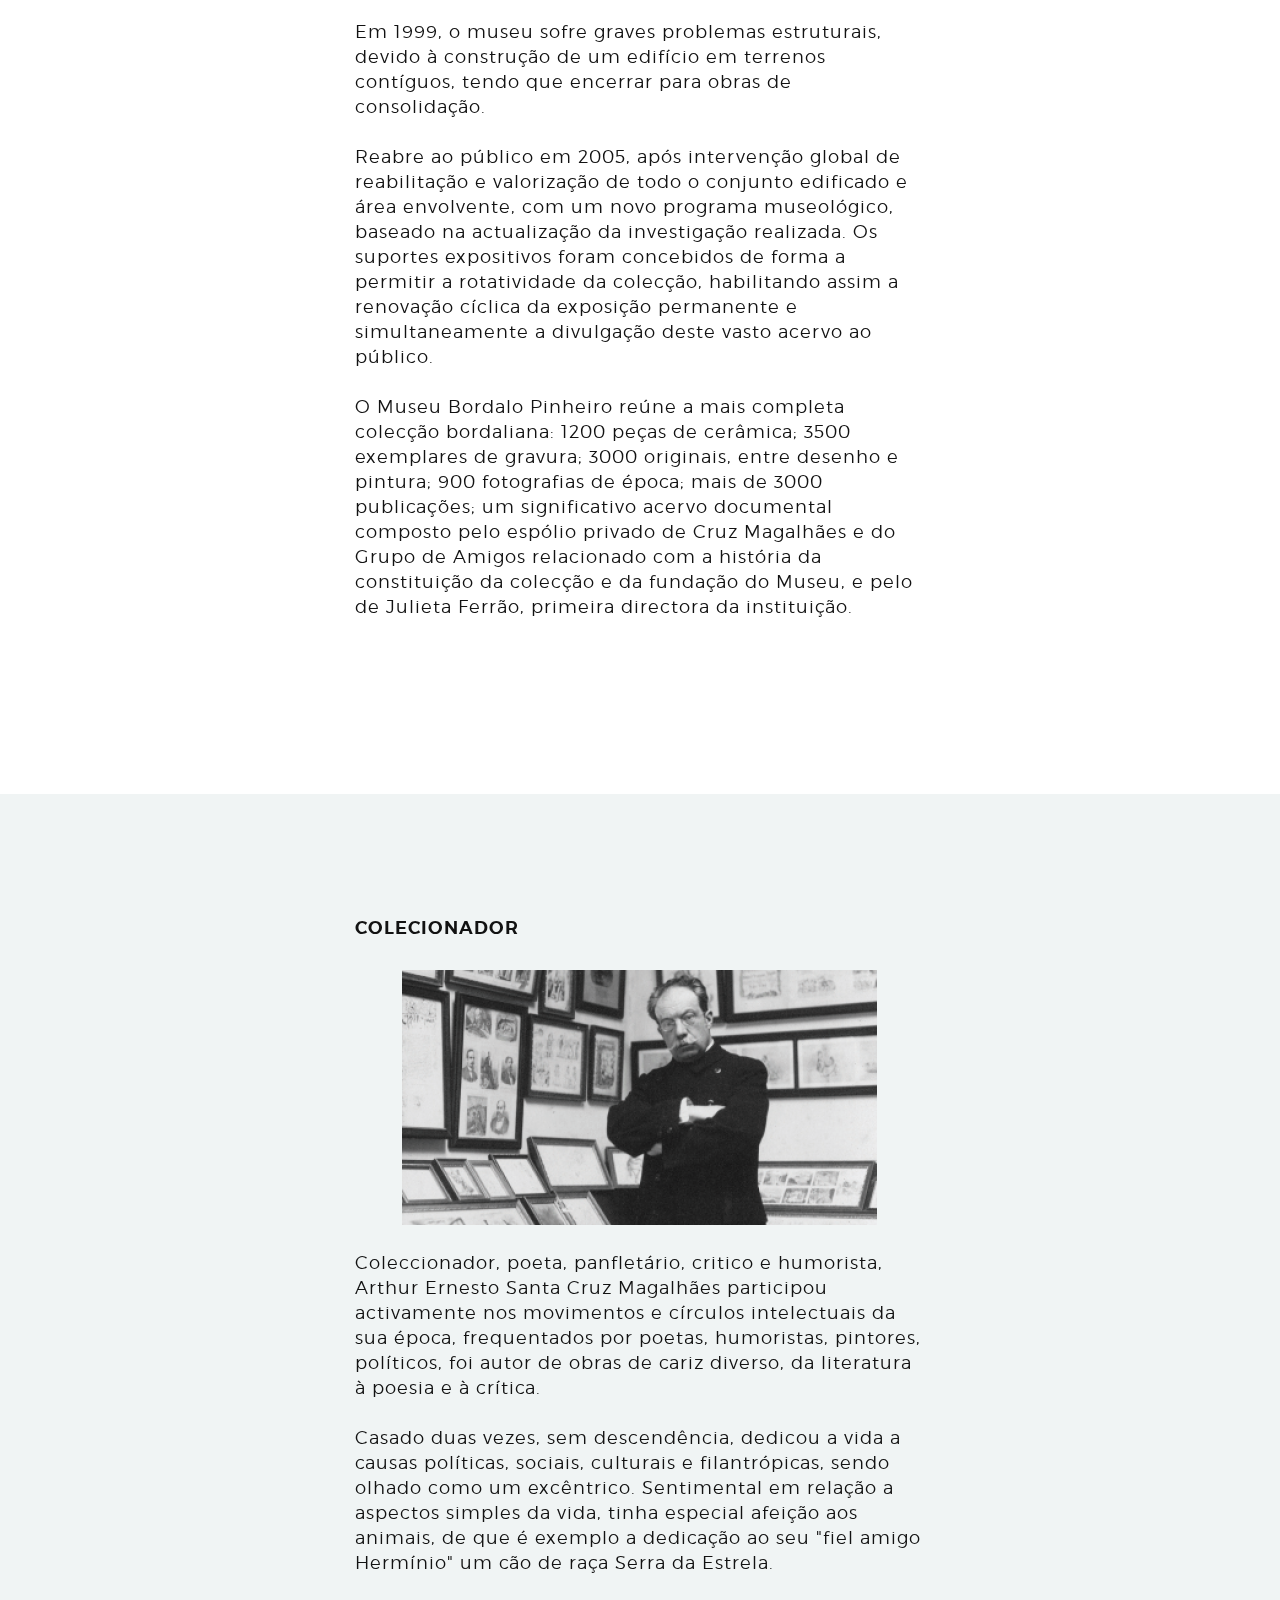
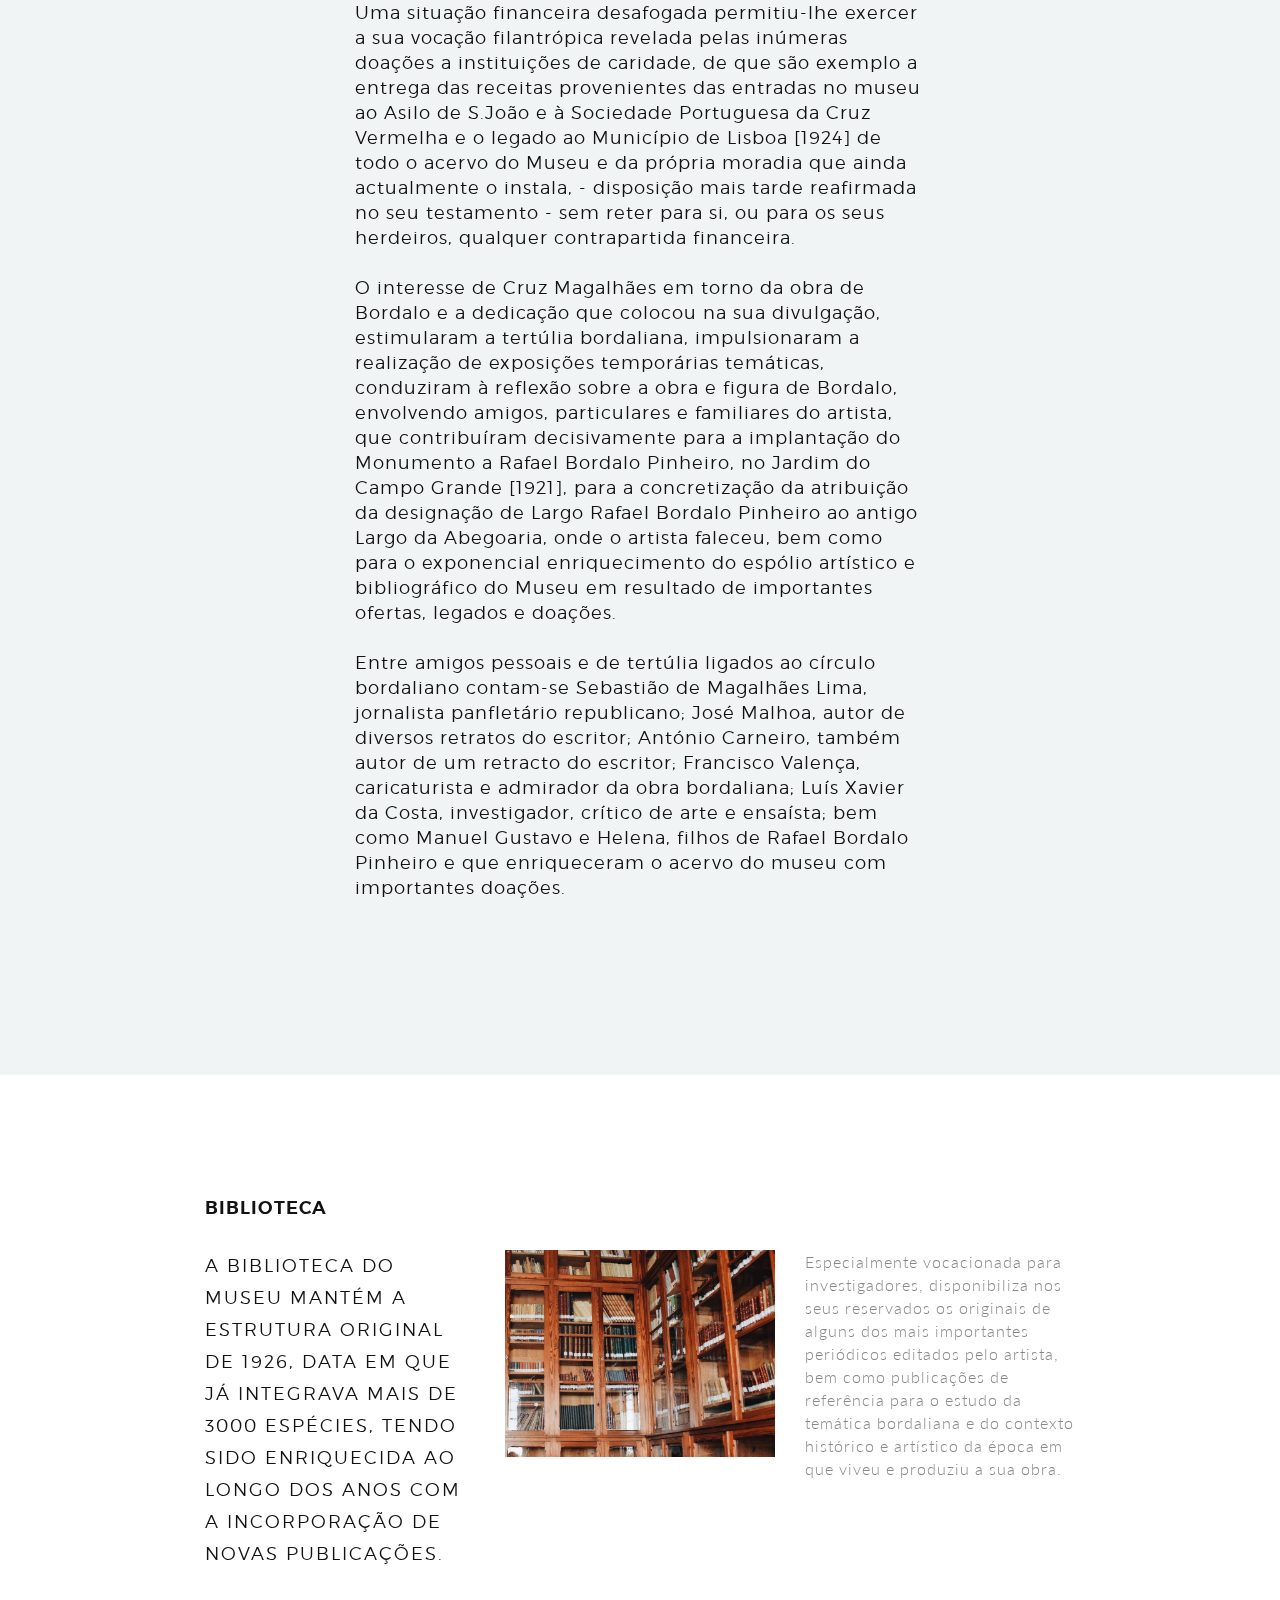
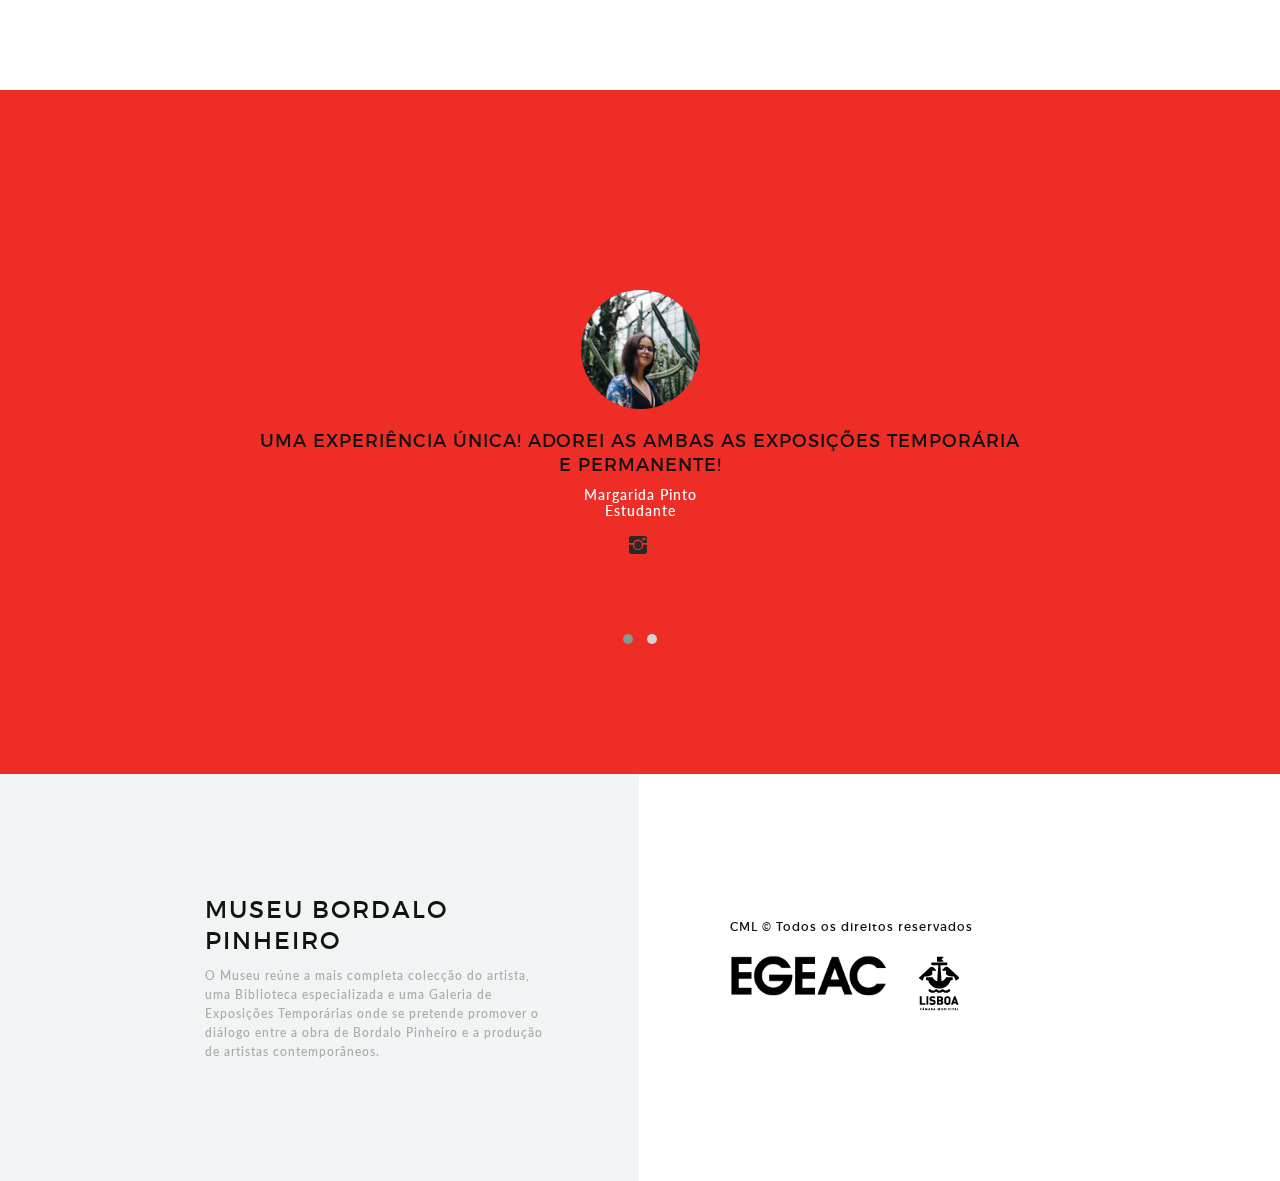
<file: museu.html>
<!DOCTYPE html>
<html lang="en">

<head>

    <!-- Basic Page Info
  –––––––––––––––––––––––––––––––––––––––––––––––––– -->
    <meta charset="utf-8">
    <title>Museu Bordalo Pinheiro // Museu</title>

    <meta name="author" content="Lucas Viegas">

    <!-- Mobile Specific Metas
  –––––––––––––––––––––––––––––––––––––––––––––––––– -->
    <meta name="viewport" content="width=device-width, initial-scale=1.0">

    <!-- Favicon
  –––––––––––––––––––––––––––––––––––––––––––––––––– -->
    <link rel="icon" type="image/png" href="images/favicon.png" />

    <!-- FONT
  –––––––––––––––––––––––––––––––––––––––––––––––––– -->
    <link rel="stylesheet" href="fonts/webfonts.css">
    <link href='//fonts.googleapis.com/css?family=Raleway:400,300,600%7CLato:400,300,100,700,900' rel='stylesheet' type='text/css'>

    <!-- ICON FONTS
  –––––––––––––––––––––––––––––––––––––––––––––––––– -->
    <link rel="stylesheet" href="stylesheets/ionicons.min.css">

    <!-- CSS
  –––––––––––––––––––––––––––––––––––––––––––––––––– -->
    <link rel="stylesheet" href="stylesheets/bootstrap.css">
    <link rel="stylesheet" href="elements/css/elements.css">
    <link rel="stylesheet" href="stylesheets/sinister.css">
    <link rel="stylesheet" href="stylesheets/venobox.css">
    <link rel="stylesheet" href="stylesheets/owl.carousel.css">
    <link rel="stylesheet" href="stylesheets/jquery.bxslider.css">
    <link rel="stylesheet" href="stylesheets/slimmenu.css">
    <link rel="stylesheet" href="stylesheets/main.css">
    <link rel="stylesheet" href="stylesheets/main-bg.css">
    <link rel="stylesheet" href="stylesheets/main-responsive.css">

    <!-- LESS
  –––––––––––––––––––––––––––––––––––––––––––––––––– -->
    <!-- <link rel="stylesheet/less" type="text/css" href="less/color.less">
    <link rel="stylesheet/less" type="text/css" href="less/fonts.less">
    <script src="less/less.min.js"></script> -->


</head>

<body>

  <!-- Preloader
  –––––––––––––––––––––––––––––––––––––––––––––––––– -->
  <div id="preloader">
      <div id="status"></div>
  </div>
  <!-- end : preloader -->


  <!-- Nav Link Show Panel
  –––––––––––––––––––––––––––––––––––––––––––––––––– -->
  <div class="link-show-poster">
    <div class=""><h1 class="black font2"></h1></div>
  </div>

  <!-- Mobile Only Navigation
  –––––––––––––––––––––––––––––––––––––––––––––––––– -->
  <nav class="mobile-nav ">
              <ul class="slimmenu font1">
                <li>
                    <a class="sub-collapser" href="index.html">Home</a>

                </li>
                <li>
                    <a class="sub-collapser" href="sobre.html">Bordalo Pinheiro</a>

                </li>
                <li>
                    <a class="sub-collapser" href="expo.html">Exposições</a>
                    <ul>
                      <a href="expo.html#permanente">Permanente</a>
                      <a href="expo.html#temporaria">Temporária</a>

                    </ul>
                </li>
                <li>
                    <a class="sub-collapser" href="">Coleção</a>
                    <ul>
                      <a href="">Obra Gráfica</a>
                      <a href="">Obra Cerâmica</a>
                      <a href="">Zé Povinho</a>

                    </ul>
                </li>
                <li>
                    <a class="sub-collapser" href="">Museu</a>
                    <ul>
                      <a href="news.html">Espólio Documental</a>

                          <a href="museu.html">História</a>
                            <a href="museu.html#colecionador">Colecionador</a>
                          <a href="museu.html#biblioteca">Biblioteca</a>
                    </ul>
                </li>
                <li><a href="contact.html">Contactos</a></li>
              </ul>
  </nav>
  <!-- mobile only navigation : ends -->



  <!-- Header
  –––––––––––––––––––––––––––––––––––––––––––––––––– -->

  <section class="logo-header">

        <div class="logo-block">
          <a href="index.html"><img alt="" title="" class="img-responsive" src="images/logo.png"></a>
        </div>


        <!-- Redes Sociais
      –––––––––––––––––––––––––––––––––––––––––––––––––– -->

        <div class="social-block">
          <ul>
            <li><a href="https://www.facebook.com/MuseuBordaloPinheiro/"><span class="ion-social-facebook black"></span></a></li>
            <li><a href="https://www.instagram.com/bordallopinheiro/"><span class="ion-social-instagram black"></span></a></li>
            <li><a href="#"><span class="ion-pricetag black"></span></a></li>
          </ul>
        </div>

  </section>

  <header class="masthead ">
    <div class="container">
      <div class="row">
        <!-- <article class="col-md-3">
          <a href="index.html"><img alt="" title="" class="main-logo " src="images/logo.png"></a>
        </article> -->
        <article class="col-md-6 text-left no-pad">
          <nav class="mastnav ">

                <ul class="main-menu ">
                  <li>
                      <a class="main-link font1 sub-menu-trigger" href="index.html">Home</a>

                  </li>
                  <li>
                      <a class="main-link font1 sub-menu-trigger " href="sobre.html">Bordalo Pinheiro</a>

                  </li>




                  <li>
                      <a class="main-link font1 sub-menu-trigger " href="expo.html">Exposições</a>
                      <div class="sub-menu font1">
                        <a href="expo.html#permanente">Permanente</a>
                        <a href="expo.html#temporaria">Temporária</a>
                      </div>
                  </li>
                  <li>
                      <a class="main-link font1 sub-menu-trigger" href=" ">Coleção</a>
                      <div class="sub-menu font1">
                          <a href="">Obra Gráfica</a>
                          <a href="">Obra Cerâmica</a>
                          <a href="">Zé Povinho</a>

                      </div>
                  </li>
                  <li>

                      <a class="main-link font1 sub-menu-trigger activelink " href="museu.html">Museu</a>
                      <div class="sub-menu font1">
                          <a href="museu.html">História</a>
                          <a href="museu.html#colecionador">Colecionador</a>
                          <a href="museu.html#biblioteca">Biblioteca</a>
                      </div>
                  </li>
                  <li><a class="main-link font1" href="contact.html">Contactos</a></li>
                </ul>
          </nav>
        </article>
        <article class="col-md-6 no-pad">
            <!--works filter panel :starts -->
              <div class="works-filter-wrap">
                  <ul class="works-filter  text-right clearfix font2">
                      <li><a id="all" href="#" data-filter="*" class="active"><span>Tudo</span></a></li><li><a href="#" data-filter=".branding"><span>Notícias</span></a></li>
                      <li><a href="#" data-filter=".graphics"><span>Imagens</span></a></li>

                  </ul>
            </div>
          <!-- works filter panel :ends -->
        </article>
      </div>
    </div>
  </header>
  <!-- end : masthead -->


  <!-- MASTER CONTENT
–––––––––––––––––––––––––––––––––––––––––––––––––– -->
    <section class="mastwrap">


      <section class="container about  pad-top pad-bottom">

        <div class="row">
              <article class="col-md-5 text-left  inner-pad">
                <h6 class="super-text  font2bold black">Museu</h6>
              </article>
              <article class="col-md-5 col-md-offset-2 text-left ">
                <h3 class="main-heading  font2light black"></h3>
              </article>
        </div>

      </section>




      <section class="container ">

        <div class="row">
              <article class="col-md-12 text-left inner-pad  ">
                  <!-- Imagens -->

                  <img src="images/bg/01.jpg" title="Museu Bordalo Pinheiro" class="img-responsive"></img>


              </article>
        </div>

      </section>


      <section class="container-outer white-bg">
      <section class="container about  pad-top pad-bottom">

        <div class="row">
              <article class="col-md-12 text-left">
              </article>
        </div>

        <div class="row">
              <article class="col-md-8 col-md-offset-2 text-left ">
                <h6 class="promo-text font2semibold black">HISTÓRIA</h6>
                <h3 class="promo-text  font2light black">


<br> <br>

O Museu tem origem na importante colecção bordaliana reunida pelo poeta e panfletário republicano Cruz Magalhães, grande admirador da obra de Bordalo, que em 1913, encomenda o projecto para a moradia do Campo Grande, iniciando aí a instalação da colecção.
<br> <br>
O Museu abre ao público em 1916, ainda confinado ao primeiro andar, mas em 1922 havia já sofrido remodelações, designadamente a criação de novas salas expositivas. Nesta data era já significativo o número de actividades de divulgação da obra do artista, entre exposições temporárias temáticas, conferências, criação do Grupo de Amigos Defensores do Museu e iniciativas para legar o museu ao Município de Lisboa, ideia que o fundador do museu acalentava desde a sua criação e que se veio a concretizar em 1924.
<img src="images/bg/MRBP.FOT.0227.jpg" class="img-responsive"></img>
<br><br>
Reabre em 1926, já na posse da Câmara Municipal de Lisboa, remodelado e ampliado ao rés-do-chão, oferecendo ao público, para além da obra gráfica, uma importante colecção de cerâmica e uma biblioteca, a que se sucedem novas incorporações fruto de aquisições e de doações de obras até então na posse de familiares de Bordalo e de coleccionadores particulares.
<br> <br>


A morte do fundador do museu, em 1928 deixando a Julieta Ferrão a direcção e ao Grupo de Amigos Defensores o papel de promoção da obra bordaliana, dita definitivamente a efectiva tutela desta instituição museológica por parte do Município de Lisboa. Em 1942, o Museu é integrado no Serviço de Museus, então criado, e em 1962 passa a ser gerido em conjunto com o Museu da Cidade e com o Museu Antoniano.
<br><br>
  <img src="images/bg/MRBP.FOT.0212.jpg" class="img-responsive"></img> <br> <br>
A construção, em 1992, de um edifício construído de raiz na zona posterior do edifício do museu, constituiu uma tentativa de colmatar os problemas de exiguidade de espaço da moradia, permitindo a realização de exposições temporárias, relacionadas com a obra bordaliana, e deixando à exposição permanente o seu carácter monográfico e biográfico centrado na figura de Rafael Bordalo Pinheiro.
<br><br>

Em 1999, o museu sofre graves problemas estruturais, devido à construção de um edifício em terrenos contíguos, tendo que encerrar para obras de consolidação.
<br><br>
Reabre ao público em 2005, após intervenção global de reabilitação e valorização de todo o conjunto edificado e área envolvente, com um novo programa museológico, baseado na actualização da investigação realizada. Os suportes expositivos foram concebidos de forma a permitir a rotatividade da colecção, habilitando assim a renovação cíclica da exposição permanente e simultaneamente a divulgação deste vasto acervo ao público.
<br><br>
O Museu Bordalo Pinheiro reúne a mais completa colecção bordaliana: 1200 peças de cerâmica; 3500 exemplares de gravura; 3000 originais, entre desenho e pintura; 900 fotografias de época; mais de 3000 publicações; um significativo acervo documental composto pelo espólio privado de Cruz Magalhães e do Grupo de Amigos relacionado com a história da constituição da colecção e da fundação do Museu, e pelo de Julieta Ferrão, primeira directora da instituição.
                      <br/><br/>

              </article>
        </div>

      </section>
      </section>





      <section class="container-outer silver-bg">
      <section class="container about  pad-top pad-bottom">

        <div class="row">
              <article class="col-md-12 text-left">
              </article>
        </div>

        <div class="row">
  <a id="colecionador"></a>
              <article class="col-md-8 col-md-offset-2 text-left ">
                <h6 class="promo-text font2semibold black">COLECIONADOR</h6>
                <h3 class="promo-text  font2light black">

                    <img src="images/bg/077.png" class="img-responsive center-block" ></img> <br>
Coleccionador, poeta, panfletário, critico e humorista, Arthur Ernesto Santa Cruz Magalhães participou activamente nos movimentos e círculos intelectuais da sua época, frequentados por poetas, humoristas, pintores, políticos, foi autor de obras de cariz diverso, da literatura à poesia e à crítica.
<br><br>
Casado duas vezes, sem descendência, dedicou a vida a causas políticas, sociais, culturais e filantrópicas, sendo olhado como um excêntrico. Sentimental em relação a aspectos simples da vida, tinha especial afeição aos animais, de que é exemplo a dedicação ao seu "fiel amigo Hermínio" um cão de raça Serra da Estrela.
<br><br>
Uma situação financeira desafogada permitiu-lhe exercer a sua vocação filantrópica revelada pelas inúmeras doações a instituições de caridade, de que são exemplo a entrega das receitas provenientes das entradas no museu ao Asilo de S.João e à Sociedade Portuguesa da Cruz Vermelha e o legado ao Município de Lisboa [1924] de todo o acervo do Museu e da própria moradia que ainda actualmente o instala, - disposição mais tarde reafirmada no seu testamento - sem reter para si, ou para os seus herdeiros, qualquer contrapartida financeira.
<br><br>
O interesse de Cruz Magalhães em torno da obra de Bordalo e a dedicação que colocou na sua divulgação, estimularam a tertúlia bordaliana, impulsionaram a realização de exposições temporárias temáticas, conduziram à reflexão sobre a obra e figura de Bordalo, envolvendo amigos, particulares e familiares do artista, que contribuíram decisivamente para a implantação do Monumento a Rafael Bordalo Pinheiro, no Jardim do Campo Grande [1921], para a concretização da atribuição da designação de Largo Rafael Bordalo Pinheiro ao antigo Largo da Abegoaria, onde o artista faleceu, bem como para o exponencial enriquecimento do espólio artístico e bibliográfico do Museu em resultado de importantes ofertas, legados e doações.
<br><br>
Entre amigos pessoais e de tertúlia ligados ao círculo bordaliano contam-se Sebastião de Magalhães Lima, jornalista panfletário republicano; José Malhoa, autor de diversos retratos do escritor; António Carneiro, também autor de um retracto do escritor; Francisco Valença, caricaturista e admirador da obra bordaliana; Luís Xavier da Costa, investigador, crítico de arte e ensaísta; bem como Manuel Gustavo e Helena, filhos de Rafael Bordalo Pinheiro e que enriqueceram o acervo do museu com importantes doações.


    <br/><br/>

              </article>
        </div>

      </section>
      </section>



      <section class="container-outer white-bg">
      <section class="container about  pad-top pad-bottom">

        <div class="row">
            <a id="biblioteca"></a>
              <article class="col-md-12 text-left">
                <h6 class="promo-text font2semibold black">BIBLIOTECA</h6>
              </article>
        </div>

        <div class="row">
              <article class="col-md-4 text-left ">
                <h3 class="main-heading  font2light black">A Biblioteca do Museu mantém a estrutura original de 1926, data em que já integrava mais de 3000 espécies, tendo sido enriquecida ao longo dos anos com a incorporação de novas publicações.</h3>
              </article>
              <article class="col-md-4 text-left ">
                      <img src="images/bg/IMG_8661.JPG" class="img-responsive"> </img>
              </article>
              <article class="col-md-4 text-left ">
                      <p>Especialmente vocacionada para investigadores, disponibiliza nos seus reservados os originais de alguns dos mais importantes periódicos editados pelo artista, bem como publicações de referência para o estudo da temática bordaliana e do contexto histórico e artístico da época em que viveu e produziu a sua obra.</p>
              </article>

        </div>

      </section>
      </section>

      <section class="container-outer color-bg">
      <section class="testimonials  pad-top pad-bottom">

        <div class="container">
          <div class="row">
                <article class="col-md-12">
          <section class="carousel-outer-wrap add-top-quarter">
              <!-- Set up your HTML -->
              <div class="owl-carousel owl-nav-sticky-extra-wide testimonial-carousel ">

                <div class="testimonial-block text-center">
                    <div class="testimonial-info">
                    <img alt="" title="" src="images/testimonial/01.jpg">
                      <h3 class="sub-heading  font2 black">Uma experiência única! Adorei as ambas as exposições temporária e permanente!</h3>
                    <h5 class="font1 white">  Margarida Pinto <br>
                      Estudante</h5>
                      <ul class="testimonial-social">
                        <li><a href="http://www.instagram.com/daisypinto"><span class="ion-social-instagram dark"></span></a></li>
                      </ul>
                    </div>
                </div>

                <div class="testimonial-block text-center">
                    <div class="testimonial-info">
                    <img alt="" title="" src="images/testimonial/02.jpg">
                      <h3 class="sub-heading  font2 black">Fantástico! Há anos que esperava por visitar o museu! Muito bom mesmo!</h3>
                    <h5 class="font1 white">  Lucas Viegas <br>
                      Estudante</h5>
                      <ul class="testimonial-social">
                        <li><a href="http://www.instagram.com/lucasviegas"><span class="ion-social-instagram dark"></span></a></li>
                      </ul>
                    </div>
                </div>



              </div>
          </section>
                </article>
          </div>
        </div>


      </section>
      </section>








    </section>
    <!-- end : mastwrap -->

    <!-- FOOTER
  –––––––––––––––––––––––––––––––––––––––––––––––––– -->

<footer class="mastfoot">
      <div class="container">
        <div class="row">
          <article class="col-md-5 text-left">
            <h3 class="font2 black">MUSEU BORDALO PINHEIRO</h3>
            <h6 class="font1 grey">
              O Museu reúne a mais completa colecção do artista, uma Biblioteca especializada e uma Galeria de Exposições Temporárias onde se pretende promover o diálogo entre a obra de Bordalo Pinheiro e a produção de artistas contemporâneos.
            </h6>
          </article>
          <article class="col-md-5 col-md-offset-2 text-left">
            <br>
<h6 class="font2 black">CML © Todos os direitos reservados<br/> <BR>


            <div class="row">
          <div class="col-md-6">
  <a href="http://www.egeac.pt/"><img alt="" title="EGEAC" class="img-responsive" src="images/logoEGEAC.png"></a>
</div>
    <div class="col-md-6">
      <a href="http://www.cm-lisboa.pt/"><img alt="CML" title="" class="img-responsive" src="images/logoCML.png"></a>
                </div>


          </article>
        </div>
      </div>

    </footer>
    <!-- end : mastfoot -->

    <!-- JS
    –––––––––––––––––––––––––––––––––––––––––––––––––– -->
    <script src="javascripts/libs/common.js"></script>
    <script src="elements/js/elements.js"></script>
    <script src="javascripts/custom/main.js"></script>

</body>

</html>
</file>
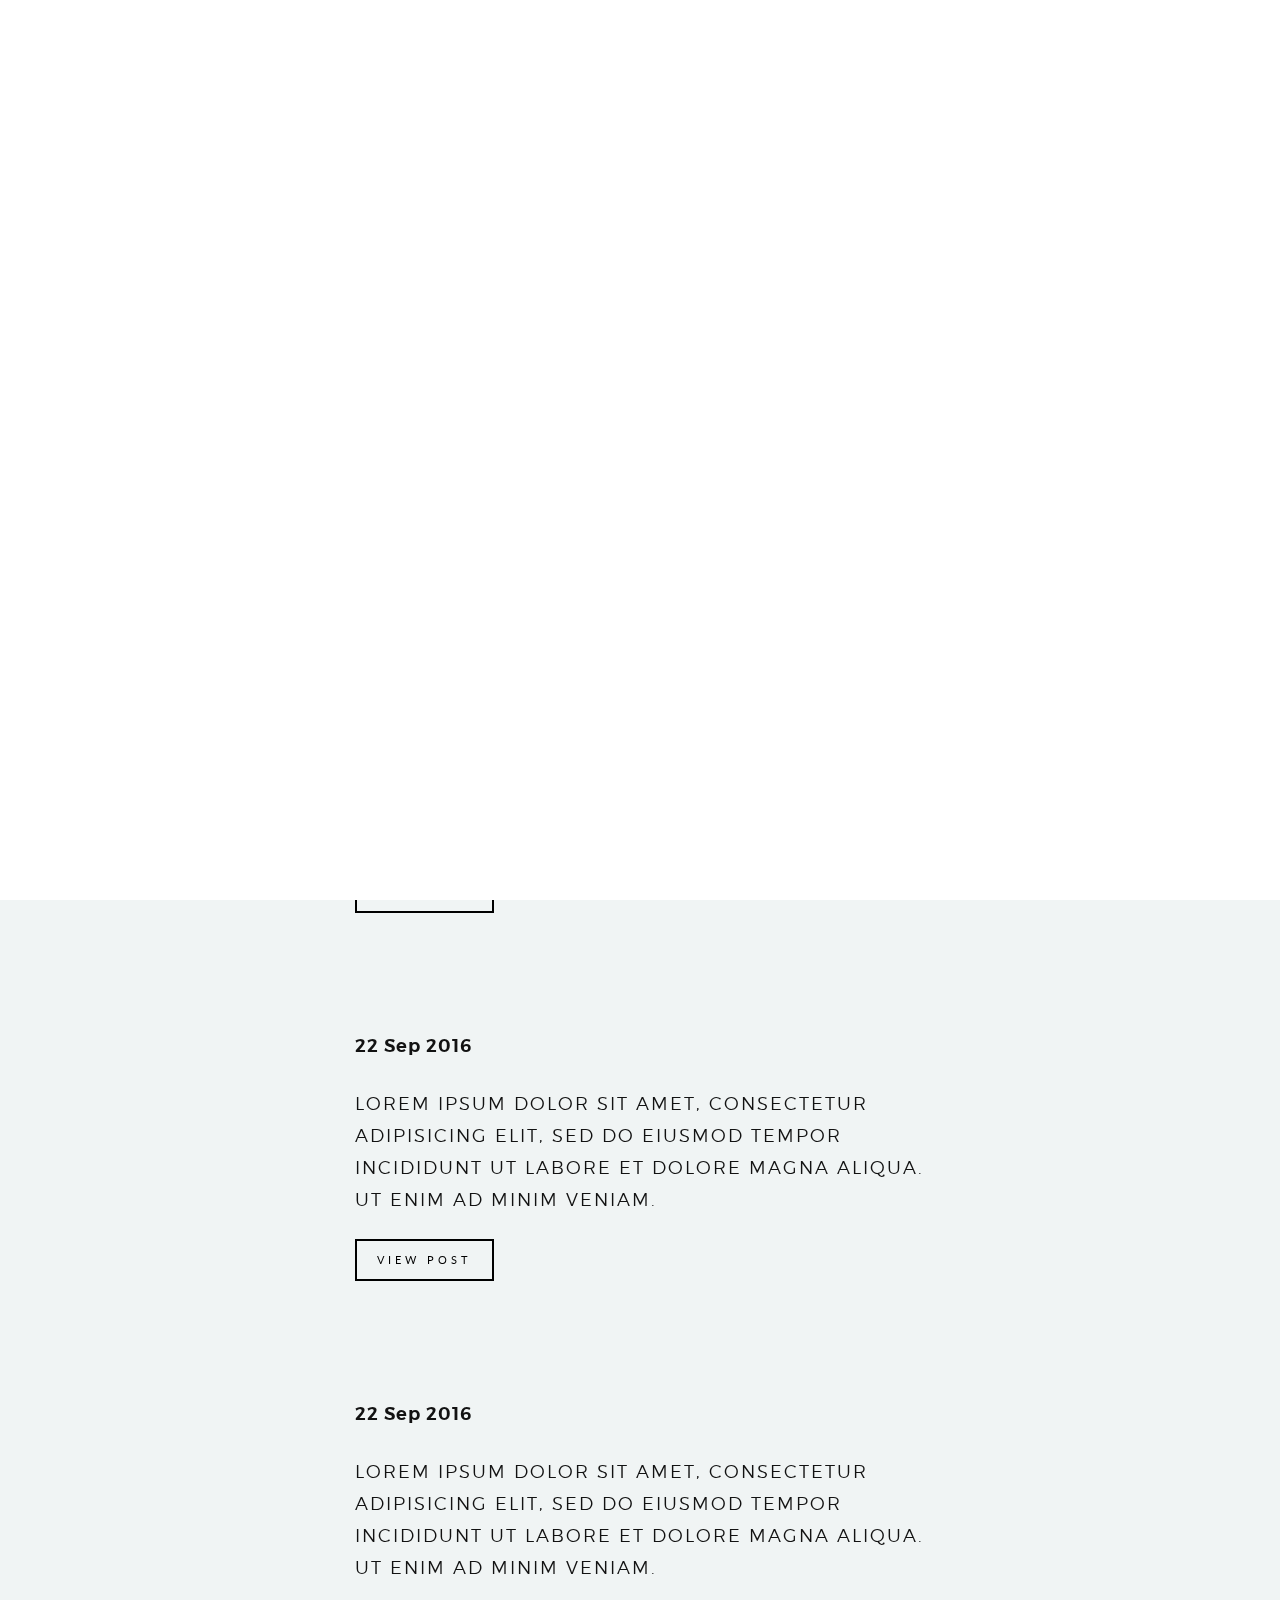
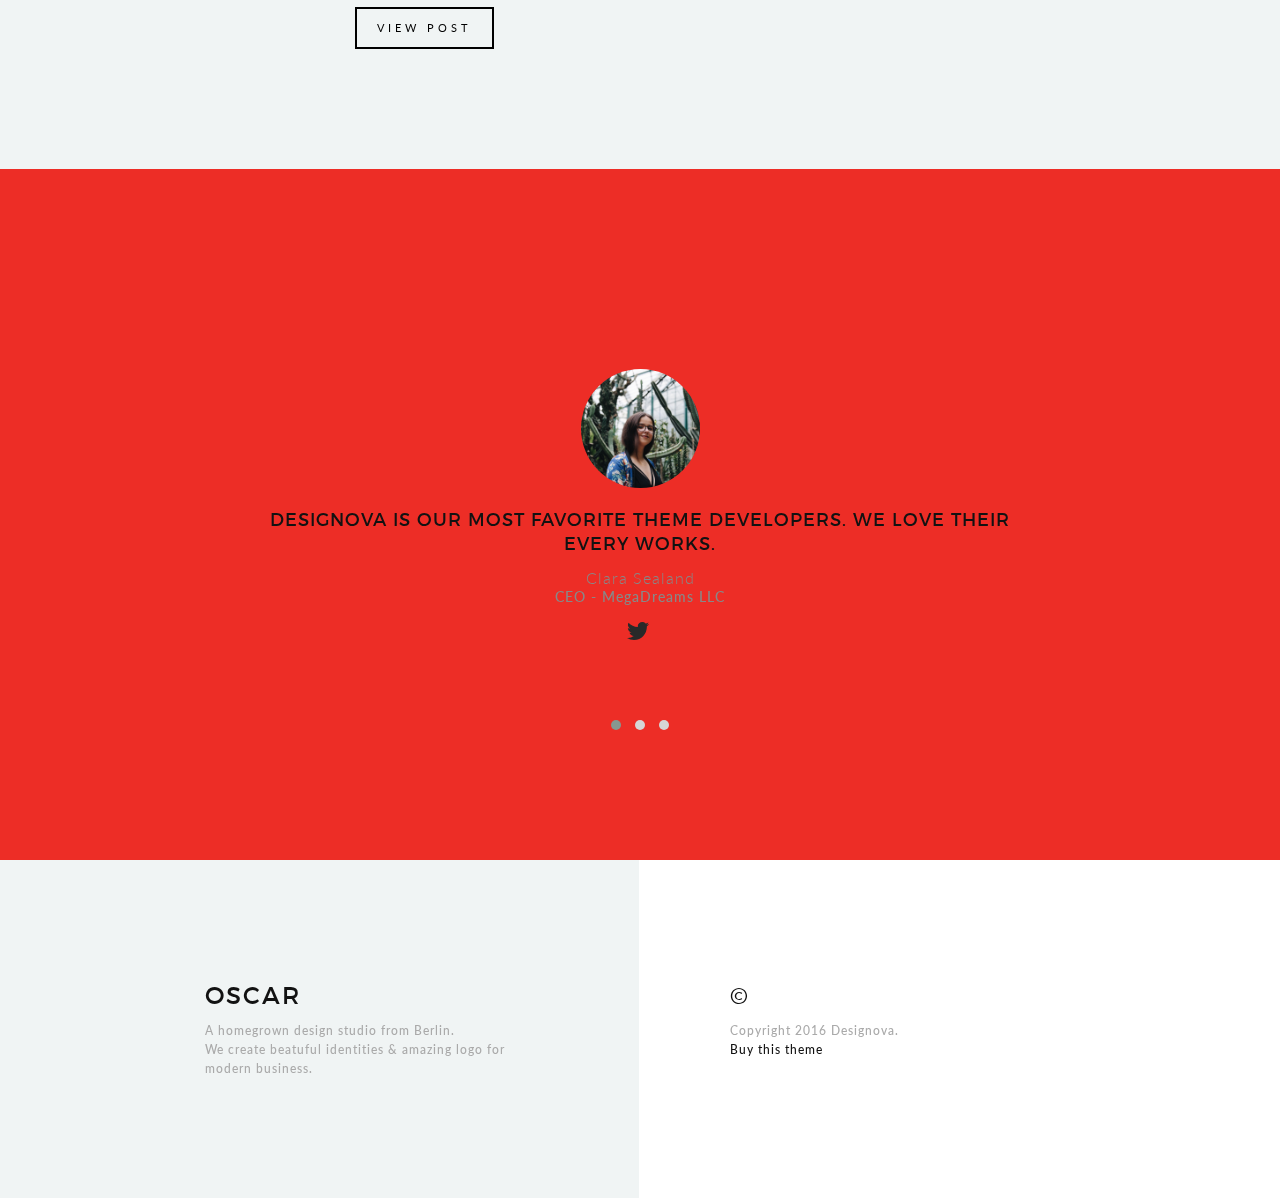
<file: news.html>
<!DOCTYPE html>
<html lang="en">

<head>

    <!-- Basic Page Info
  –––––––––––––––––––––––––––––––––––––––––––––––––– -->
    <meta charset="utf-8">
    <title>OSCAR - A premium portfolio / agency template from designova</title>
    <meta name="description" content="OSCAR - A premium portfolio / agency template from designova">
    <meta name="author" content="designova">

    <!-- Mobile Specific Metas
  –––––––––––––––––––––––––––––––––––––––––––––––––– -->
    <meta name="viewport" content="width=device-width, initial-scale=1.0">

    <!-- Favicon
  –––––––––––––––––––––––––––––––––––––––––––––––––– -->
    <link rel="icon" type="image/png" href="images/favicon.png" />

    <!-- FONT
  –––––––––––––––––––––––––––––––––––––––––––––––––– -->
    <link rel="stylesheet" href="fonts/webfonts.css">
    <link href='//fonts.googleapis.com/css?family=Raleway:400,300,600%7CLato:400,300,100,700,900' rel='stylesheet' type='text/css'>

    <!-- ICON FONTS
  –––––––––––––––––––––––––––––––––––––––––––––––––– -->
    <link rel="stylesheet" href="stylesheets/ionicons.min.css">

    <!-- CSS
  –––––––––––––––––––––––––––––––––––––––––––––––––– -->
    <link rel="stylesheet" href="stylesheets/bootstrap.css">
    <link rel="stylesheet" href="elements/css/elements.css">
    <link rel="stylesheet" href="stylesheets/sinister.css">
    <link rel="stylesheet" href="stylesheets/venobox.css">
    <link rel="stylesheet" href="stylesheets/owl.carousel.css">
    <link rel="stylesheet" href="stylesheets/slimmenu.css">
    <link rel="stylesheet" href="stylesheets/main.css">
    <link rel="stylesheet" href="stylesheets/main-bg.css">
    <link rel="stylesheet" href="stylesheets/main-responsive.css">

    <!-- LESS
  –––––––––––––––––––––––––––––––––––––––––––––––––– -->
    <!-- <link rel="stylesheet/less" type="text/css" href="less/color.less">
    <link rel="stylesheet/less" type="text/css" href="less/fonts.less">
    <script src="less/less.min.js"></script> -->


</head>

<body>



    <!-- Preloader
  –––––––––––––––––––––––––––––––––––––––––––––––––– -->
    <div id="preloader">
        <div id="status"></div>
    </div>
    <!-- end : preloader -->


    <!-- Nav Link Show Panel
  –––––––––––––––––––––––––––––––––––––––––––––––––– -->
    <div class="link-show-poster">
      <div class=""><h1 class="black font2"></h1></div>
    </div>

    <!-- Mobile Only Navigation
  –––––––––––––––––––––––––––––––––––––––––––––––––– -->
    <nav class="mobile-nav ">
                <ul class="slimmenu font1">
                  <li>
                      <a class="sub-collapser" href="">home</a>
                      <ul>
                        <li><a href="index.html">portfolio</a></li>
                        <li><a href="index02.html">slider</a></li>
                      </ul>
                  </li>
                  <li>
                      <a class="sub-collapser" href="">portfolio</a>
                      <ul>
                          <li><a href="works.html">2 col</a></li>
                          <li><a href="works02.html">3 col</a></li>
                          <li><a href="works03.html">4 col</a></li>
                      </ul>
                  </li>
                  <li>
                      <a class="sub-collapser" href="">pages</a>
                      <ul>
                        <li><a href="about01.html">studio</a></li>
                        <li><a href="about02.html">personal</a></li>
                        <li><a href="elements.html">elements</a></li>
                        <li><a href="news.html">news list</a></li>
                        <li><a href="post.html">news post</a></li>
                      </ul>
                  </li>
                  <li>
                      <a class="sub-collapser" href="">project</a>
                      <ul>
                        <li><a href="project01.html">slider project</a></li>
                        <li><a href="project02.html">video project</a></li>
                        <li><a href="project03.html">parallax project</a></li>
                      </ul>
                  </li>
                  <li><a href="contact.html">say hello</a></li>
                </ul>
    </nav>
    <!-- mobile only navigation : ends -->



    <!-- Header
  –––––––––––––––––––––––––––––––––––––––––––––––––– -->

    <section class="logo-header">
      
          <div class="logo-block">
            <a href="index.html"><img alt="" title="" class="img-responsive" src="images/logo.png"></a>
          </div>


          <div class="social-block">
            <ul>
              <li><a href="#"><span class="ion-social-twitter black"></span></a></li>
              <li><a href="#"><span class="ion-social-facebook black"></span></a></li>
              <li><a href="#"><span class="ion-social-pinterest black"></span></a></li>
              <li><a href="#"><span class="ion-social-dribbble-outline black"></span></a></li>
            </ul>
          </div>

    </section>

    <header class="masthead ">
      <div class="container">
        <div class="row">
          <!-- <article class="col-md-3">
            <a href="index.html"><img alt="" title="" class="main-logo " src="images/logo.png"></a>
          </article> -->
          <article class="col-md-8 text-left no-pad">
            <nav class="mastnav ">

                  <ul class="main-menu ">
                    <li>
                        <a class="main-link font1 sub-menu-trigger activelink" href="#">Home</a>
                        <div class="sub-menu font1">
                            <a href="index.html">Portfolio</a>
                            <a href="index02.html">Slider</a>
                        </div>
                    </li>
                    <li>
                        <a class="main-link font1 sub-menu-trigger" href="#">Works</a>
                        <div class="sub-menu font1">
                            <a href="works.html">2 col</a>
                            <a href="works02.html">3 col</a>
                            <a href="works03.html">4 col</a>
                        </div>
                    </li>
                    <li>
                        <a class="main-link font1 sub-menu-trigger" href="#">Pages</a>
                        <div class="sub-menu font1">
                            <a href="about01.html">Studio</a>
                            <a href="about02.html">Personal</a>
                            <a href="elements.html">Elements</a>
                            <a href="news.html">News List</a>
                            <a href="post.html">News Post</a>
                        </div>
                    </li>
                    <li>

                        <a class="main-link font1 sub-menu-trigger" href="#">Project</a>
                        <div class="sub-menu font1">
                            <a href="project01.html">Slider</a>
                            <a href="project02.html">Video</a>
                            <a href="project03.html">Parallax</a>
                        </div>
                    </li>
                    <li><a class="main-link font1" href="contact.html">Say Hello</a></li>
                  </ul>
            </nav>
          </article>
          <article class="col-md-4 no-pad">
              <!--works filter panel :starts -->
                <div class="works-filter-wrap">
                    <ul class="works-filter  text-right clearfix font2">
                        <li><a id="all" href="#" data-filter="*" class="active"><span>All</span></a></li><li><a href="#" data-filter=".branding"><span>Branding</span></a></li>
                        <li><a href="#" data-filter=".graphics"><span>Graphics</span></a></li>
                        <li><a href="#" data-filter=".logos"><span>Logos</span></a></li>
                        <li><a href="#" data-filter=".ui"><span>UI</span></a></li>
                        <li><a href="#" data-filter=".web"><span>Web</span></a></li>
                    </ul>
              </div>
            <!-- works filter panel :ends -->
          </article>
        </div>
      </div>
    </header>
    <!-- end : masthead -->



    <!-- MASTER CONTENT
  –––––––––––––––––––––––––––––––––––––––––––––––––– -->
    <section class="mastwrap">


      <section class="container about  pad-top pad-bottom">

        <div class="row">
              <article class="col-md-5 text-left  inner-pad">
                <h6 class="super-text  font2bold black">News, Journals and Posts</h6>
              </article>
              <article class="col-md-5 col-md-offset-2 text-left ">
                <h3 class="main-heading  font2light black">Recent happenings and updates around us</h3>
              </article>
        </div>
            
      </section>








      <section class="container-outer silver-bg">
      <section class="container about  pad-top pad-bottom">

        <div class="row">
              <article class="col-md-12 text-left">
              </article>
        </div>
            
        <div class="row">
              <article class="col-md-8 col-md-offset-2 text-left ">
                <h6 class="promo-text font2semibold black">22 Sep 2016</h6>
                <h3 class="main-heading  font2light black">Lorem ipsum dolor sit amet, consectetur adipisicing elit, sed do eiusmod tempor incididunt ut labore et dolore magna aliqua. Ut enim ad minim veniam. </h3> <br/>
                <a href="post.html" class="btn btn-oscar btn-oscar-dark" >View Post</a>
              </article>
        </div>
        <div class="row add-top">
              <article class="col-md-8 col-md-offset-2 text-left ">
                <h6 class="promo-text font2semibold black">22 Sep 2016</h6>
                <h3 class="main-heading  font2light black">Lorem ipsum dolor sit amet, consectetur adipisicing elit, sed do eiusmod tempor incididunt ut labore et dolore magna aliqua. Ut enim ad minim veniam. </h3> <br/>
                <a href="post.html" class="btn btn-oscar btn-oscar-dark" >View Post</a>
              </article>
        </div>
        <div class="row add-top">
              <article class="col-md-8 col-md-offset-2 text-left ">
                <h6 class="promo-text font2semibold black">22 Sep 2016</h6>
                <h3 class="main-heading  font2light black">Lorem ipsum dolor sit amet, consectetur adipisicing elit, sed do eiusmod tempor incididunt ut labore et dolore magna aliqua. Ut enim ad minim veniam. </h3> <br/>
                <a href="post.html" class="btn btn-oscar btn-oscar-dark" >View Post</a>
              </article>
        </div>
            
      </section>
      </section>






      <section class="container-outer color-bg">
      <section class="testimonials  pad-top pad-bottom">

        <div class="container">
          <div class="row">
                <article class="col-md-12">
          <section class="carousel-outer-wrap add-top-quarter">
              <!-- Set up your HTML -->
              <div class="owl-carousel owl-nav-sticky-extra-wide testimonial-carousel ">

                <div class="testimonial-block text-center">
                    <div class="testimonial-info">
                    <img alt="" title="" src="images/testimonial/01.jpg">
                      <h3 class="sub-heading  font2 black">Designova is our most favorite theme developers. We love their every works.</h3>
                      <p>Clara Sealand</p>
                      <h5>CEO - MegaDreams LLC</h5>
                      <ul class="testimonial-social">
                        <li><a href="#"><span class="ion-social-twitter dark"></span></a></li>
                      </ul>
                    </div>
                </div>

                <div class="testimonial-block ">
                    <div class="testimonial-info">
                    <img alt="" title="" src="images/testimonial/01.jpg">
                      <h3 class="sub-heading  font2 black">Designova is our most favorite theme developers. We love their every works.</h3>
                      <p>Clara Sealand</p>
                      <h5>CEO - MegaDreams LLC</h5>
                      <ul class="testimonial-social">
                        <li><a href="#"><span class="ion-social-twitter dark"></span></a></li>
                      </ul>
                    </div>
                </div>

                <div class="testimonial-block ">
                    <div class="testimonial-info">
                    <img alt="" title="" src="images/testimonial/01.jpg">
                      <h3 class="sub-heading  font2 black">Designova is our most favorite theme developers. We love their every works.</h3>
                      <p>Clara Sealand</p>
                      <h5>CEO - MegaDreams LLC</h5>
                      <ul class="testimonial-social">
                        <li><a href="#"><span class="ion-social-twitter dark"></span></a></li>
                      </ul>
                    </div>
                </div>

              </div>
          </section>
                </article>
          </div>
        </div>


      </section>
      </section>








    </section>
    <!-- end : mastwrap -->



    <!-- FOOTER
  –––––––––––––––––––––––––––––––––––––––––––––––––– -->
    
<footer class="mastfoot">
      <div class="container">
        <div class="row">
          <article class="col-md-5 text-left">
            <h3 class="font2 black">oscar</h3>
            <h6 class="font1 grey">A homegrown design studio from Berlin. <br/>We create beatuful identities &amp; amazing logo for modern business.</h6>
          </article>
          <article class="col-md-5 col-md-offset-2 text-left">
            <h3 class="font2 black">&copy;</h3>
            <h6 class="font1 grey">Copyright 2016 Designova.<br/><a href="http://www.designova.net/themes.html">Buy this theme</a></h6>
          </article>
        </div>
      </div>

    </footer>
    <!-- end : mastfoot -->

    <!-- End Layout
  –––––––––––––––––––––––––––––––––––––––––––––––––– -->

    <!-- JS
    –––––––––––––––––––––––––––––––––––––––––––––––––– -->
    <script src="javascripts/libs/common.js"></script>
    <script src="elements/js/elements.js"></script>
    <script src="javascripts/custom/main.js"></script>

</body>

</html>
</file>
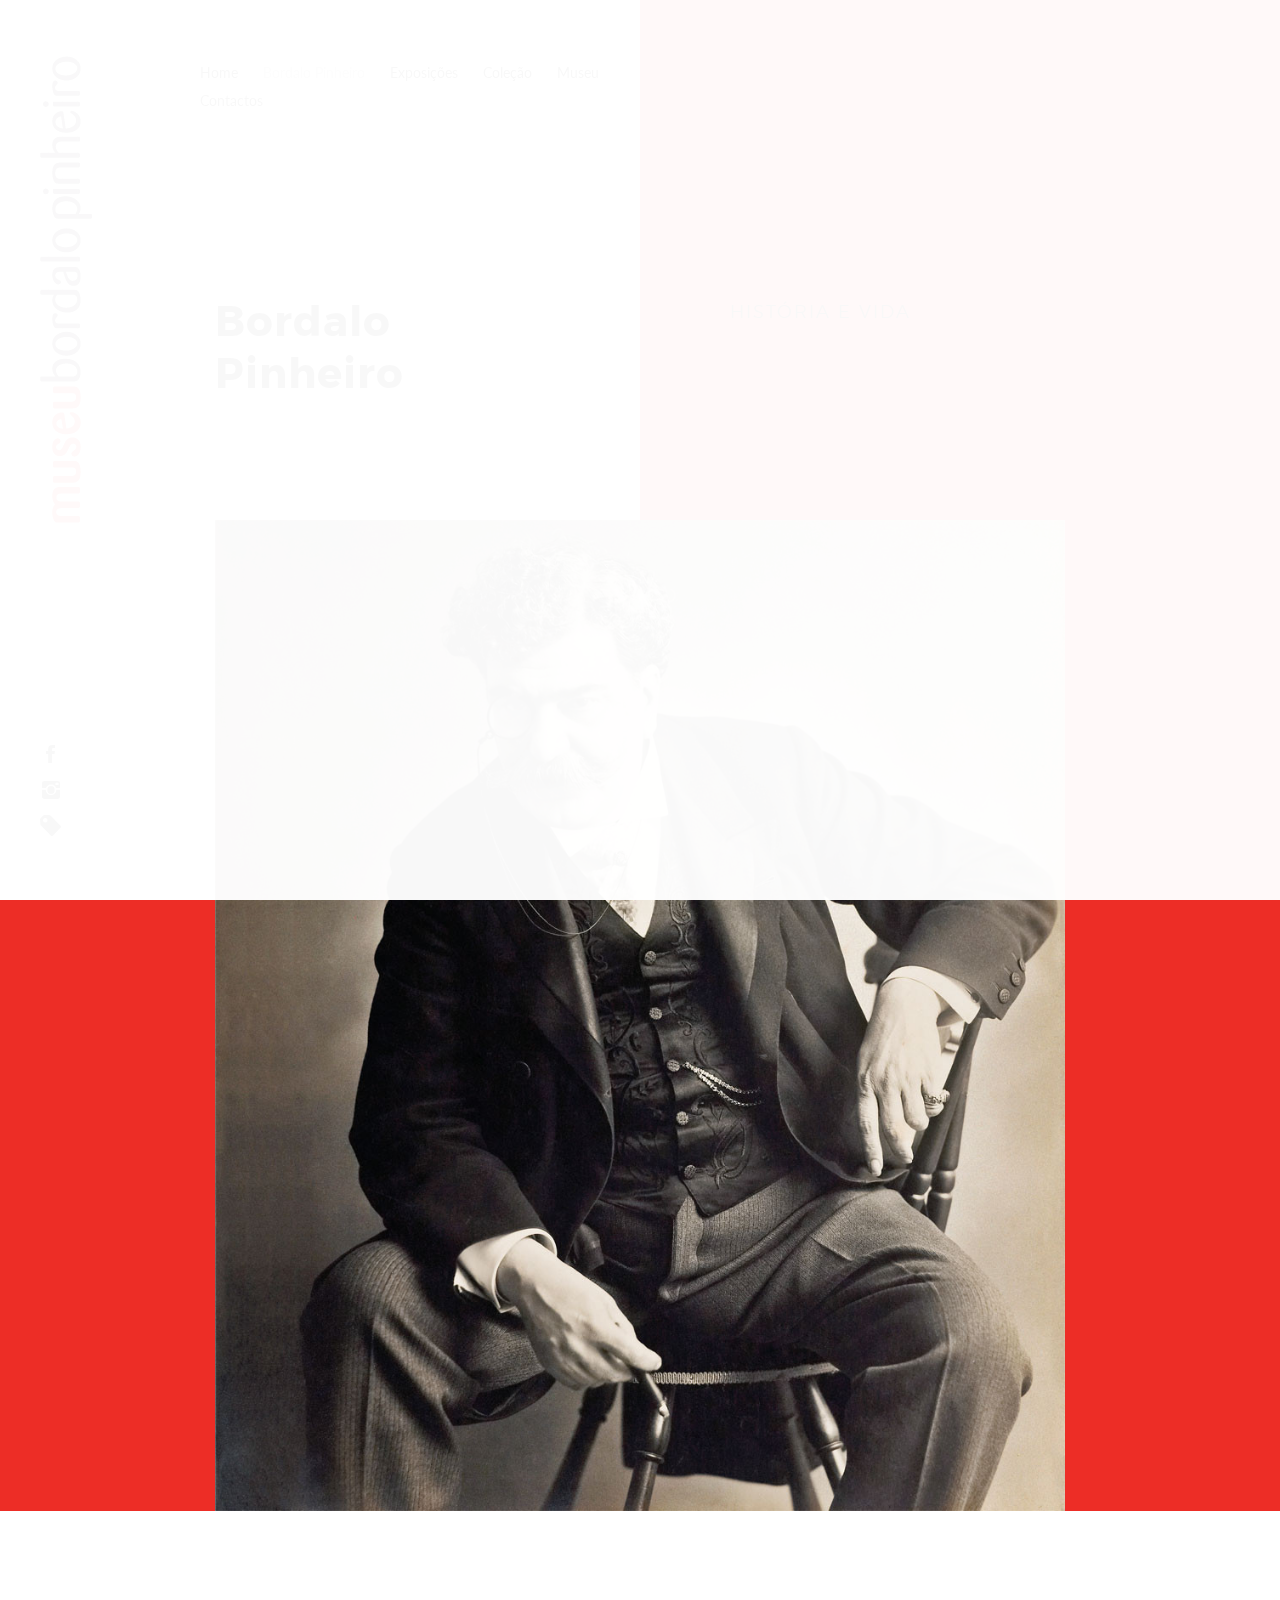
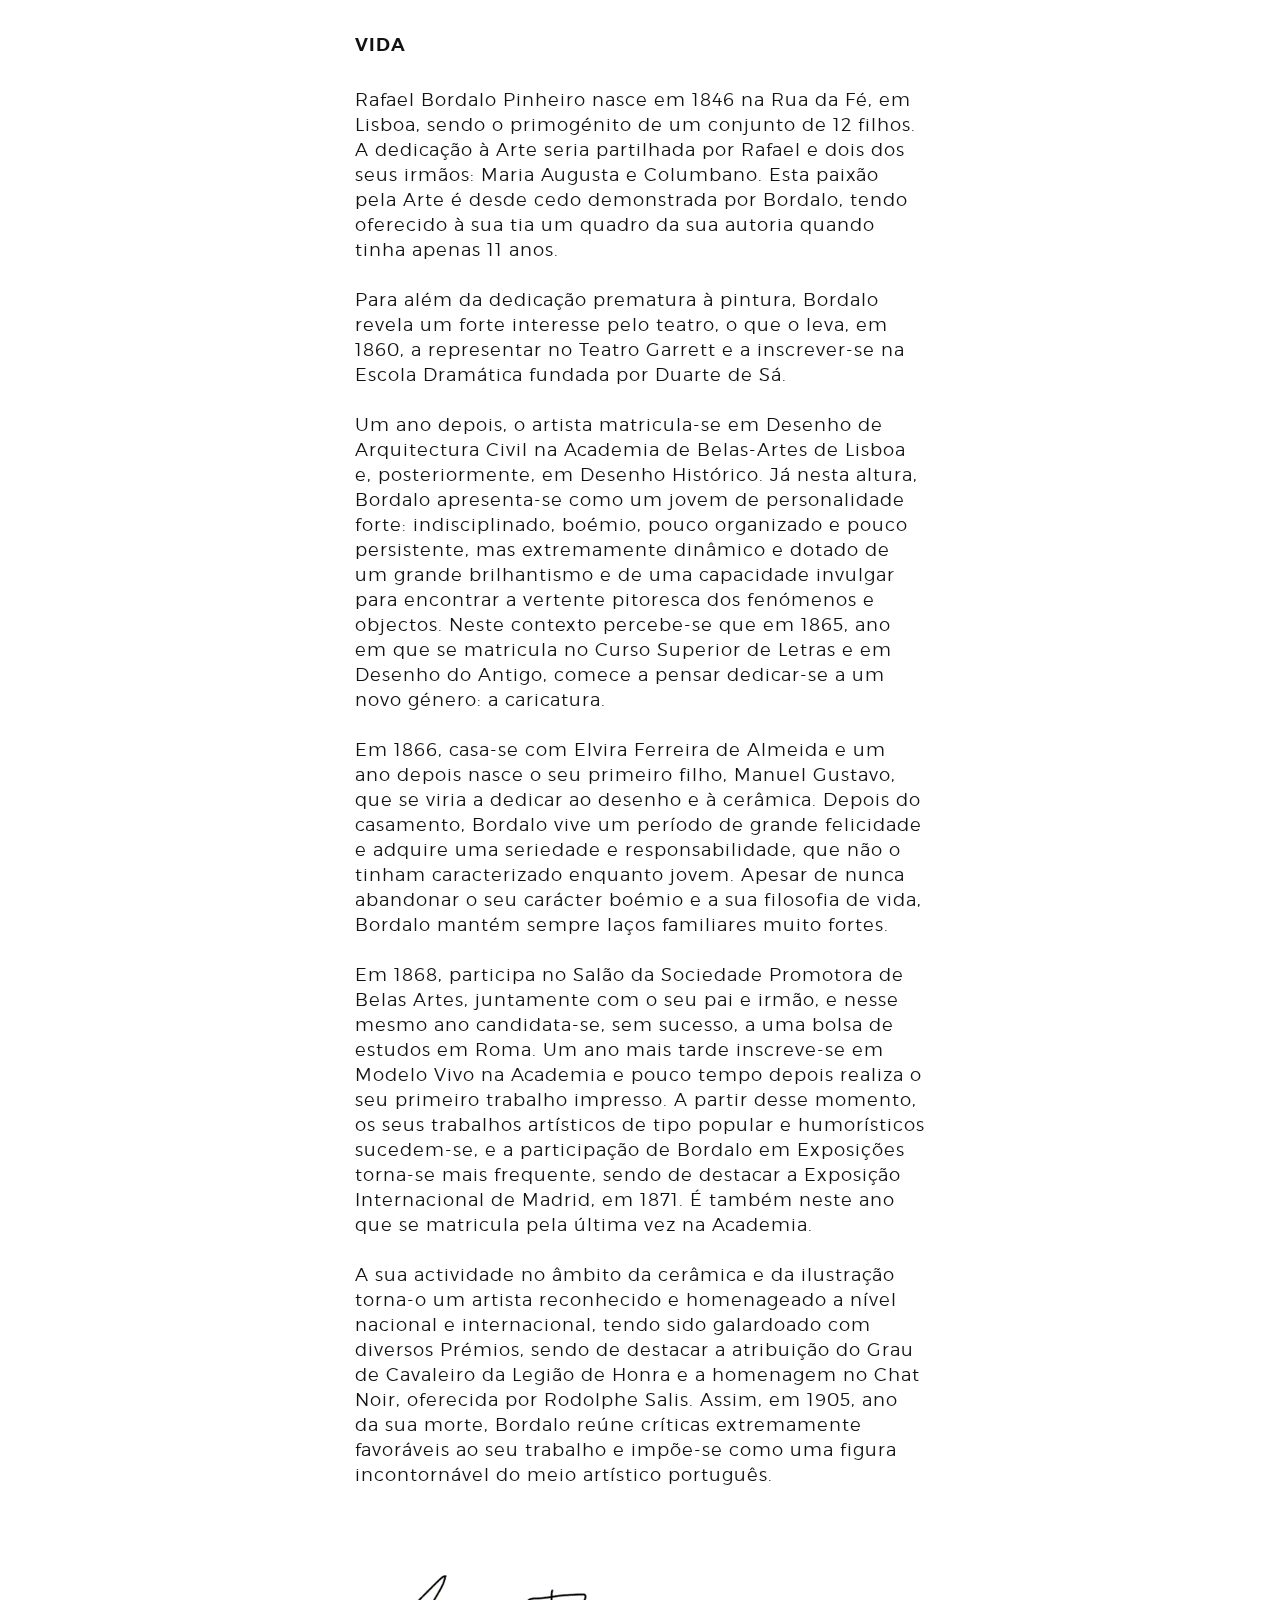
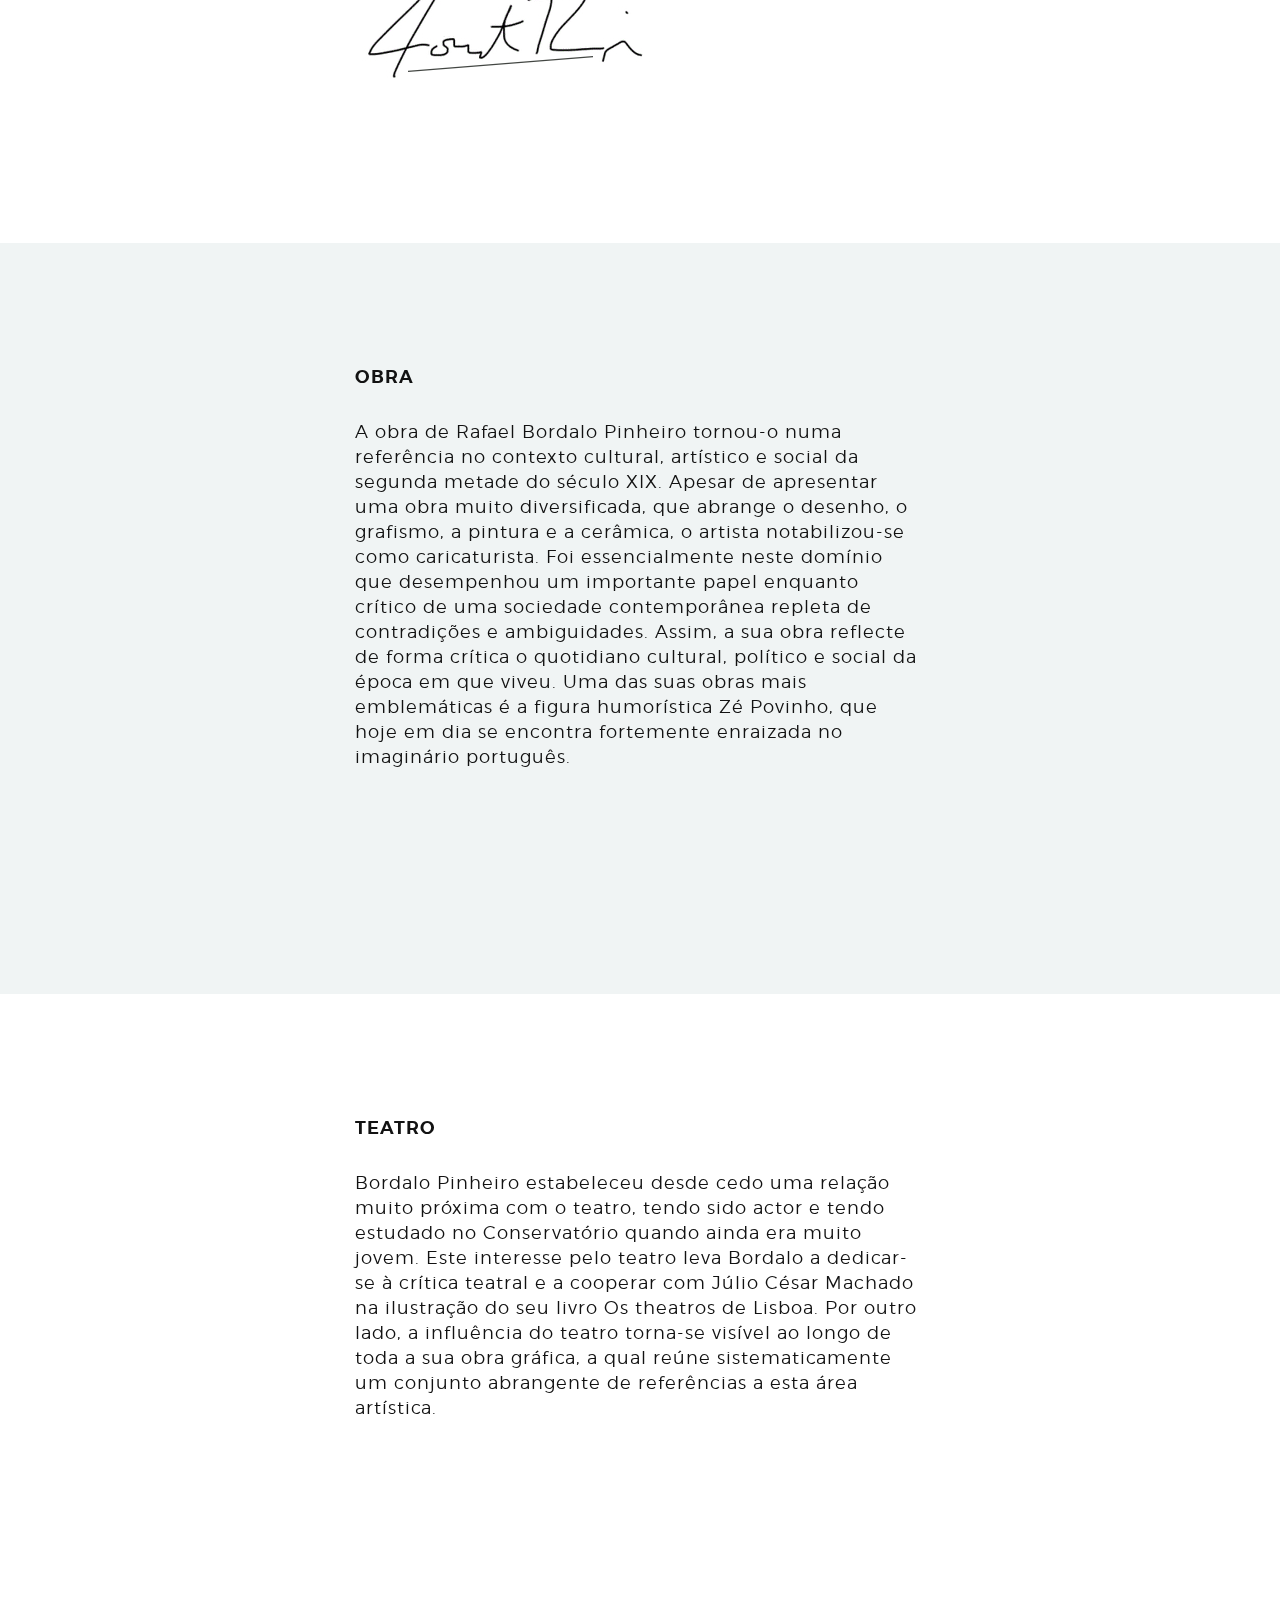
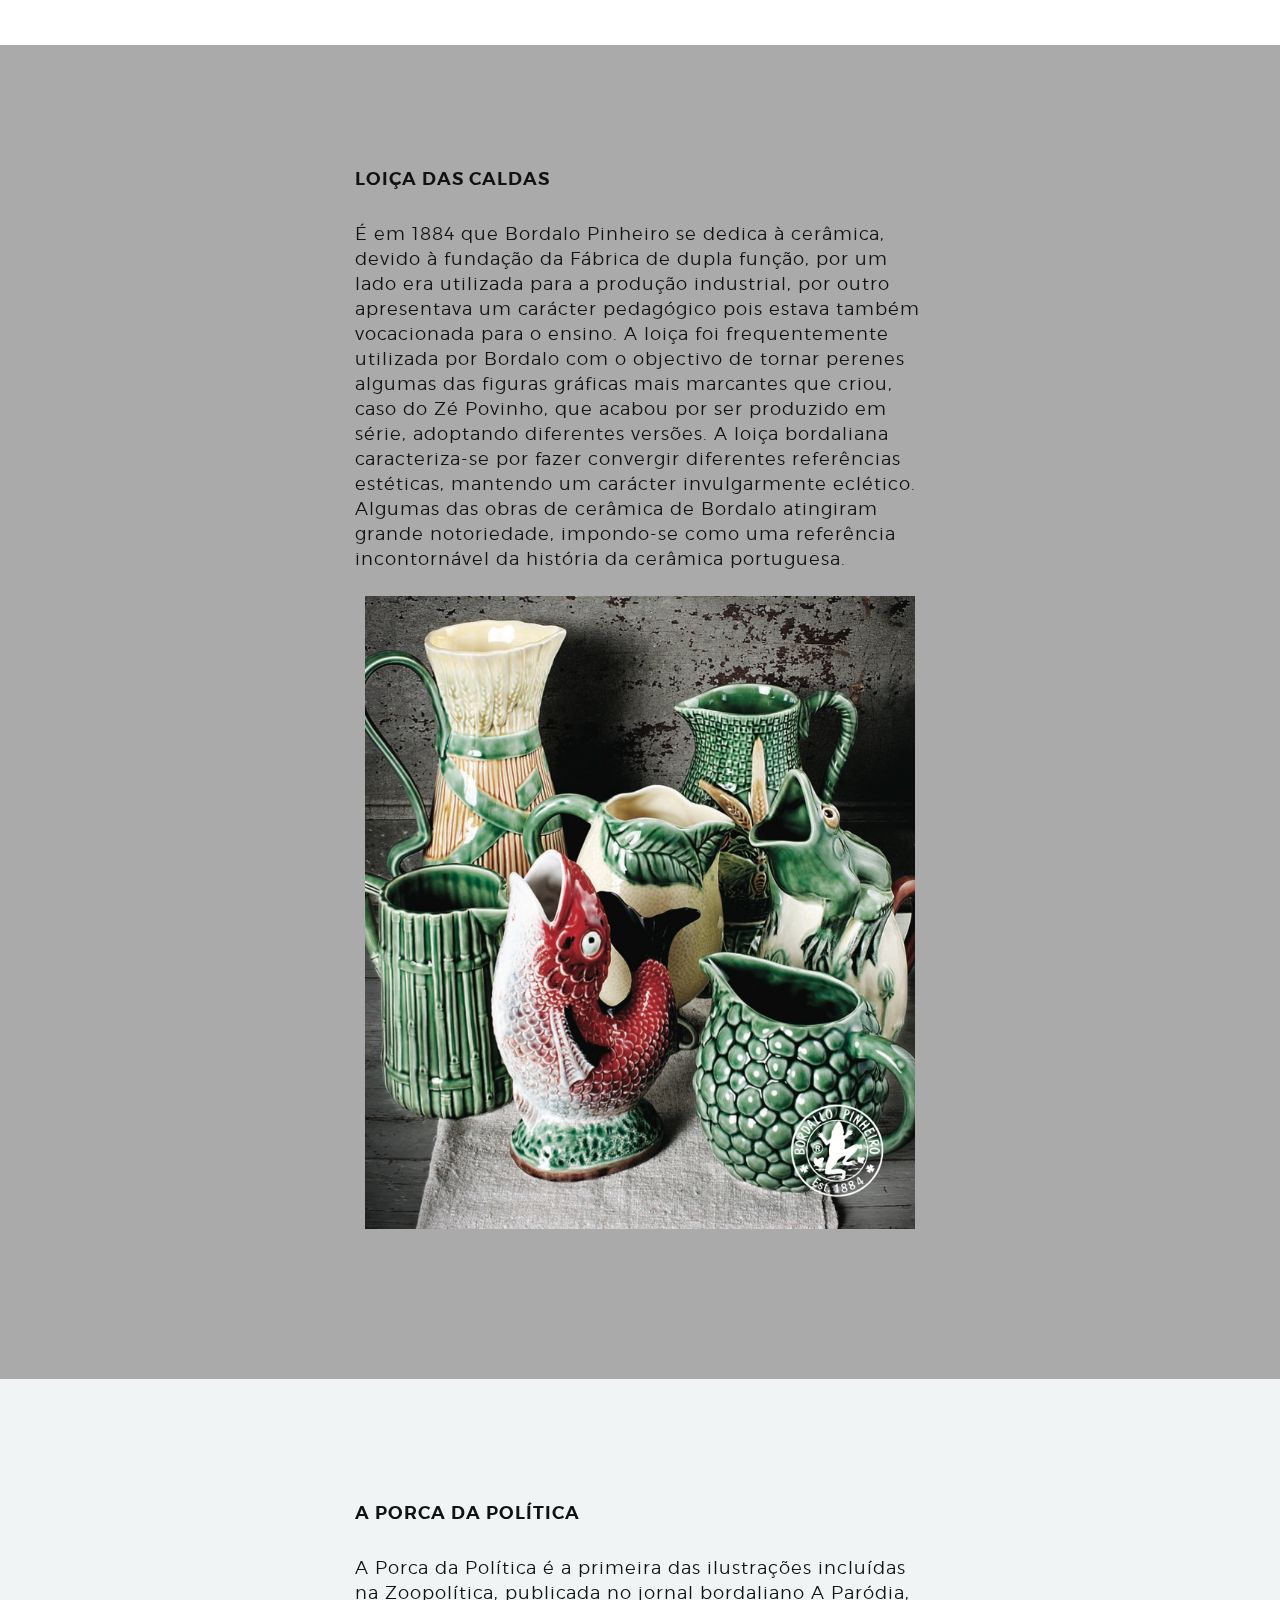
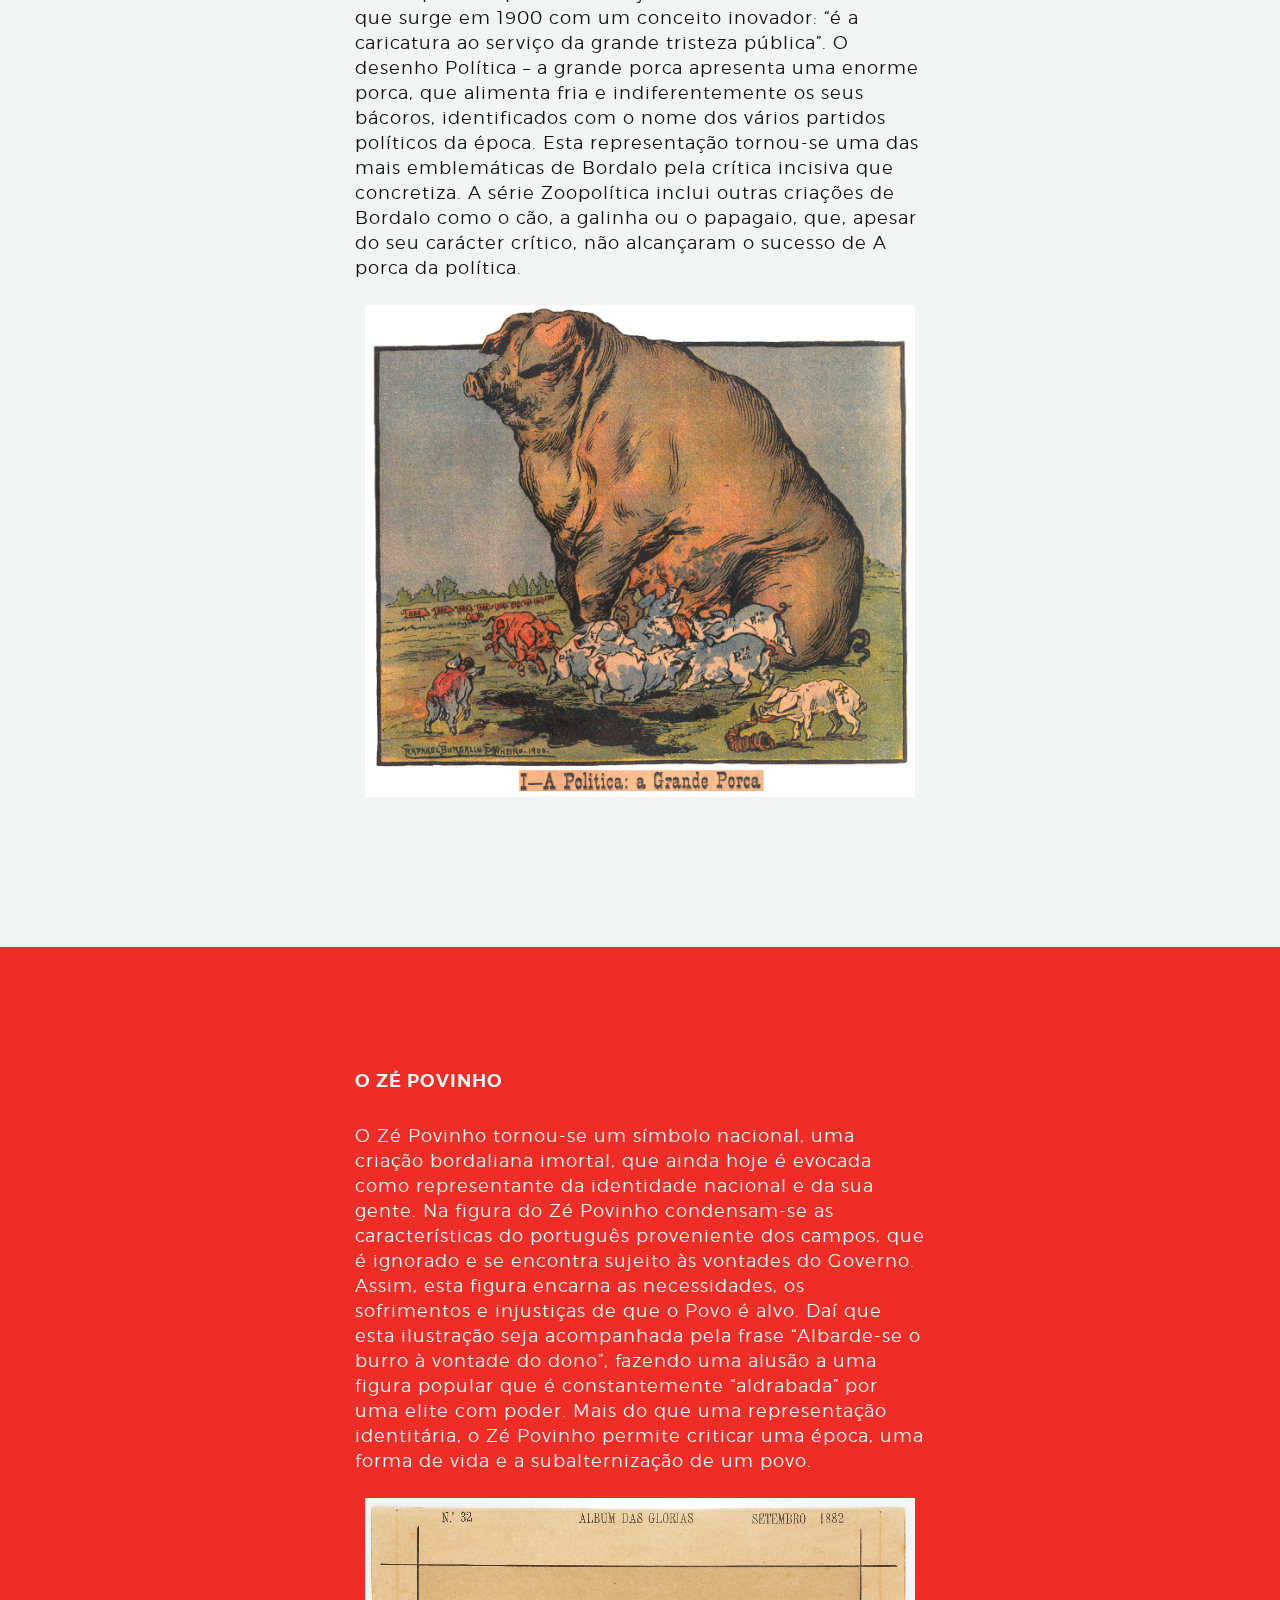
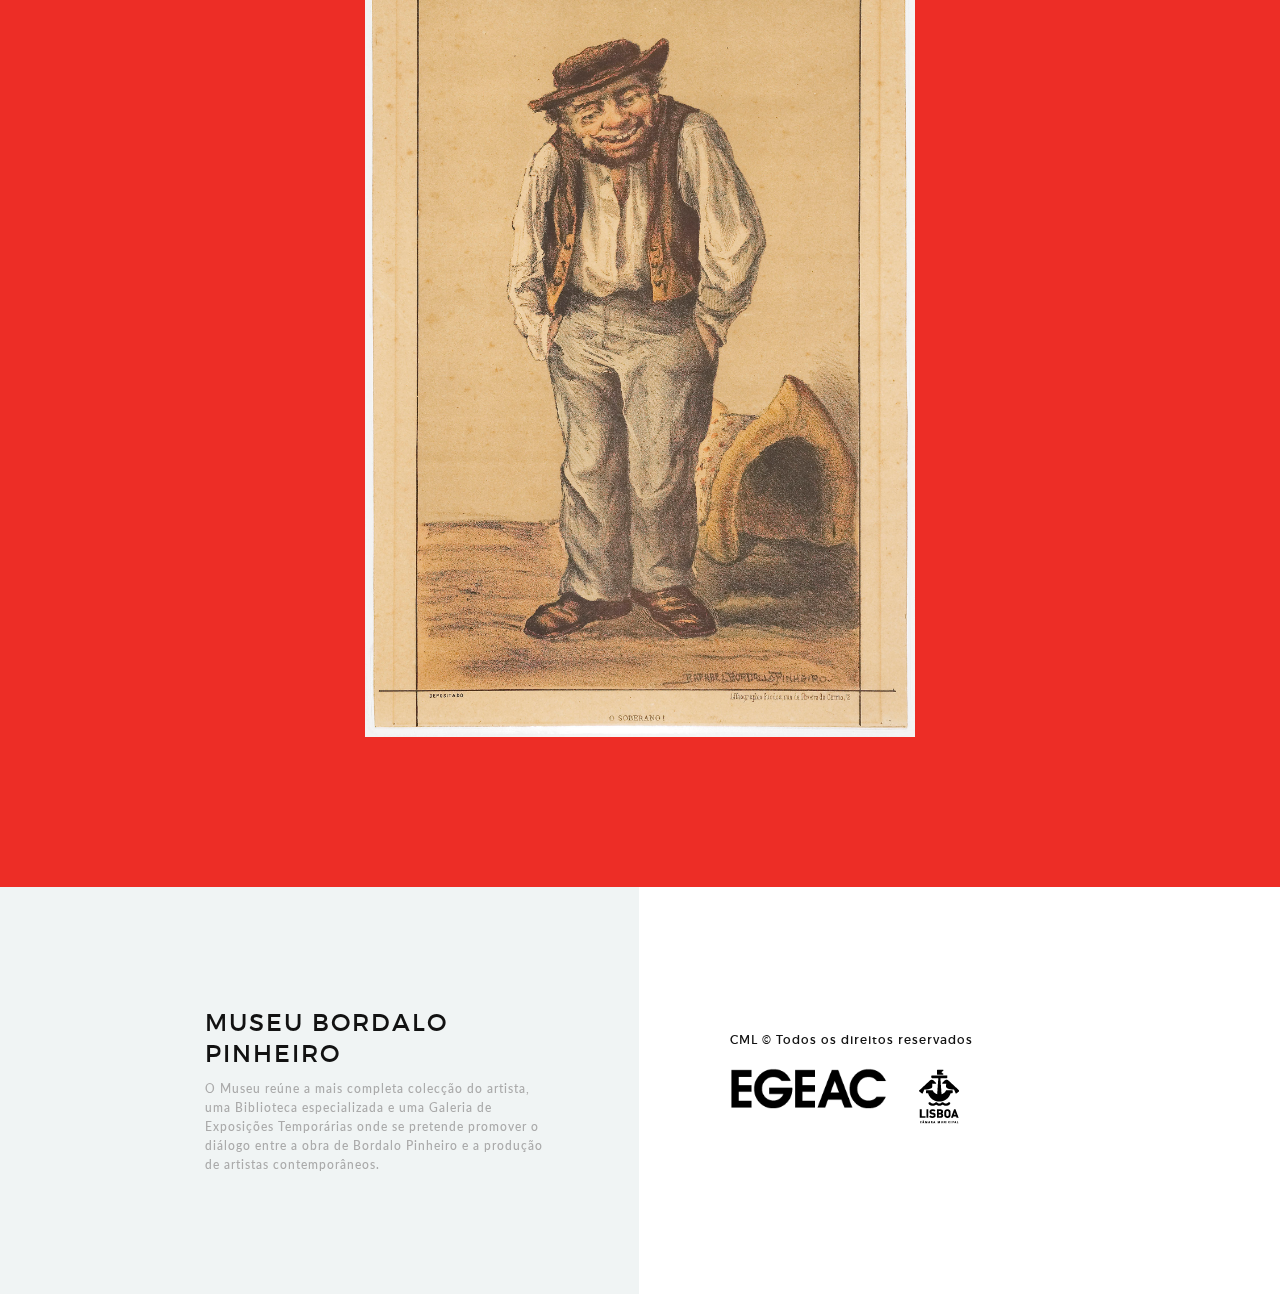
<file: sobre.html>
<!DOCTYPE html>
<html lang="en">

<head>

  <!-- Basic Page Info
–––––––––––––––––––––––––––––––––––––––––––––––––– -->
  <meta charset="utf-8">
  <title>Museu Bordalo Pinheiro // Sobre</title>

  <meta name="author" content="Lucas Viegas">

    <!-- Mobile Specific Metas
  –––––––––––––––––––––––––––––––––––––––––––––––––– -->
    <meta name="viewport" content="width=device-width, initial-scale=1.0">

    <!-- Favicon
  –––––––––––––––––––––––––––––––––––––––––––––––––– -->
    <link rel="icon" type="image/png" href="images/favicon.png" />

    <!-- FONT
  –––––––––––––––––––––––––––––––––––––––––––––––––– -->
    <link rel="stylesheet" href="fonts/webfonts.css">
    <link href='//fonts.googleapis.com/css?family=Raleway:400,300,600%7CLato:400,300,100,700,900' rel='stylesheet' type='text/css'>

    <!-- ICON FONTS
  –––––––––––––––––––––––––––––––––––––––––––––––––– -->
    <link rel="stylesheet" href="stylesheets/ionicons.min.css">

    <!-- CSS
  –––––––––––––––––––––––––––––––––––––––––––––––––– -->
    <link rel="stylesheet" href="stylesheets/bootstrap.css">
    <link rel="stylesheet" href="elements/css/elements.css">
    <link rel="stylesheet" href="stylesheets/sinister.css">
    <link rel="stylesheet" href="stylesheets/venobox.css">
    <link rel="stylesheet" href="stylesheets/owl.carousel.css">
    <link rel="stylesheet" href="stylesheets/slimmenu.css">
    <link rel="stylesheet" href="stylesheets/main.css">
    <link rel="stylesheet" href="stylesheets/main-bg.css">
    <link rel="stylesheet" href="stylesheets/main-responsive.css">

    <!-- LESS
  –––––––––––––––––––––––––––––––––––––––––––––––––– -->
    <!-- <link rel="stylesheet/less" type="text/css" href="less/color.less">
    <link rel="stylesheet/less" type="text/css" href="less/fonts.less">
    <script src="less/less.min.js"></script> -->


</head>
<body>



  <!-- Preloader
  –––––––––––––––––––––––––––––––––––––––––––––––––– -->
  <div id="preloader">
      <div id="status"></div>
  </div>
  <!-- end : preloader -->


  <!-- Nav Link Show Panel
  –––––––––––––––––––––––––––––––––––––––––––––––––– -->
  <div class="link-show-poster">
    <div class=""><h1 class="black font2"></h1></div>
  </div>

  <!-- Mobile Only Navigation
  –––––––––––––––––––––––––––––––––––––––––––––––––– -->
  <nav class="mobile-nav ">
              <ul class="slimmenu font1">
                <li>
                    <a class="sub-collapser" href="index.html">Home</a>

                </li>
                <li>
                    <a class="sub-collapser" href="sobre.html">Bordalo Pinheiro</a>

                </li>
                <li>
                    <a class="sub-collapser" href="expo.html">Exposições</a>
                    <ul>
                      <a href="expo.html#permanente">Permanente</a>
                      <a href="expo.html#temporaria">Temporária</a>

                    </ul>
                </li>
                <li>
                    <a class="sub-collapser" href="">Coleção</a>
                    <ul>
                      <a href="">Obra Gráfica</a>
                      <a href="">Obra Cerâmica</a>
                      <a href="">Zé Povinho</a>

                    </ul>
                </li>
                <li>
                    <a class="sub-collapser" href="">Museu</a>
                    <ul>


                          <a href="museu.html">História</a>
                            <a href="museu.html#colecionador">Colecionador</a>
                          <a href="museu.html#biblioteca">Biblioteca</a>
                    </ul>
                </li>
                <li><a href="contact.html">Contactos</a></li>
              </ul>
  </nav>
  <!-- mobile only navigation : ends -->



  <!-- Header
  –––––––––––––––––––––––––––––––––––––––––––––––––– -->

  <section class="logo-header">

        <div class="logo-block">
          <a href="index.html"><img alt="" title="" class="img-responsive" src="images/logo.png"></a>
        </div>


        <!-- Redes Sociais
      –––––––––––––––––––––––––––––––––––––––––––––––––– -->

        <div class="social-block">
          <ul>
            <li><a href="https://www.facebook.com/MuseuBordaloPinheiro/"><span class="ion-social-facebook black"></span></a></li>
            <li><a href="https://www.instagram.com/bordallopinheiro/"><span class="ion-social-instagram black"></span></a></li>
            <li><a href="#"><span class="ion-pricetag black"></span></a></li>
          </ul>
        </div>

  </section>

  <header class="masthead ">
    <div class="container">
      <div class="row">
        <!-- <article class="col-md-3">
          <a href="index.html"><img alt="" title="" class="main-logo " src="images/logo.png"></a>
        </article> -->
        <article class="col-md-6 text-left no-pad">
          <nav class="mastnav ">

                <ul class="main-menu ">
                  <li>
                      <a class="main-link font1 sub-menu-trigger" href="index.html">Home</a>

                  </li>
                  <li>
                      <a class="main-link font1 sub-menu-trigger activelink " href="sobre.html">Bordalo Pinheiro</a>

                  </li>




                  <li>
                      <a class="main-link font1 sub-menu-trigger" href="expo.html">Exposições</a>
                      <div class="sub-menu font1">
                        <a href="expo.html#permanente">Permanente</a>
                        <a href="expo.html#temporaria">Temporária</a>
                      </div>
                  </li>
                  <li>
                      <a class="main-link font1 sub-menu-trigger" href=" ">Coleção</a>
                      <div class="sub-menu font1">
                          <a href="">Obra Gráfica</a>
                          <a href="">Obra Cerâmica</a>
                          <a href="">Zé Povinho</a>

                      </div>
                  </li>
                  <li>

                      <a class="main-link font1 sub-menu-trigger " href="museu.html">Museu</a>
                      <div class="sub-menu font1">
                          <a href="museu.html">História</a>
                          <a href="museu.html#colecionador">Colecionador</a>
                          <a href="museu.html#biblioteca">Biblioteca</a>
                      </div>
                  </li>
                  <li><a class="main-link font1" href="contact.html">Contactos</a></li>
                </ul>
          </nav>
        </article>
        <article class="col-md-6 no-pad">
            <!--works filter panel :starts -->
              <div class="works-filter-wrap">
                  <ul class="works-filter  text-right clearfix font2">
                      <li><a id="all" href="#" data-filter="*" class="active"><span>Tudo</span></a></li><li><a href="#" data-filter=".branding"><span>Notícias</span></a></li>
                      <li><a href="#" data-filter=".graphics"><span>Imagens</span></a></li>

                  </ul>
            </div>
          <!-- works filter panel :ends -->
        </article>
      </div>
    </div>
  </header>
  <!-- end : masthead -->


  <!-- MASTER CONTENT
–––––––––––––––––––––––––––––––––––––––––––––––––– -->
    <section class="mastwrap">


      <section class="container about  pad-top pad-bottom">

        <div class="row">
              <article class="col-md-5 text-left  inner-pad">
                <h6 class="super-text  font2bold black">Bordalo Pinheiro</h6>
              </article>
              <article class="col-md-5 col-md-offset-2 text-left ">
                <h3 class="main-heading  font2light black">História e Vida</h3>
              </article>
        </div>

      </section>




      <section class="container ">

        <div class="row">
              <article class="col-md-12 text-left inner-pad  ">
                  <!-- Imagens -->

                  <img src="images/bg/01.png" title="Bordalo Pinheiro" class="img-responsive"></img>


              </article>
        </div>

      </section>





      <section class="container-outer white-bg">
      <section class="container about  pad-top pad-bottom">

        <div class="row">
              <article class="col-md-12 text-left">
              </article>
        </div>

        <div class="row">
              <article class="col-md-8 col-md-offset-2 text-left ">
                <h6 class="promo-text font2semibold black">VIDA</h6>
                <h3 class="promo-text  font2light black">




Rafael Bordalo Pinheiro nasce em 1846 na Rua da Fé, em Lisboa, sendo o primogénito de um conjunto de 12 filhos. A dedicação à Arte seria partilhada por Rafael e dois dos seus irmãos: Maria Augusta e Columbano. Esta paixão pela Arte é desde cedo demonstrada por Bordalo, tendo oferecido à sua tia um quadro da sua autoria quando tinha apenas 11 anos.
<br> <br>
Para além da dedicação prematura à pintura, Bordalo revela um forte interesse pelo teatro, o que o leva, em 1860, a representar no Teatro Garrett e a inscrever-se na Escola Dramática fundada por Duarte de Sá.
<br> <br>
Um ano depois, o artista matricula-se em Desenho de Arquitectura Civil na Academia de Belas-Artes de Lisboa e, posteriormente, em Desenho Histórico. Já nesta altura, Bordalo apresenta-se como um jovem de personalidade forte: indisciplinado, boémio, pouco organizado e pouco persistente, mas extremamente dinâmico e dotado de um grande brilhantismo e de uma capacidade invulgar para encontrar a vertente pitoresca dos fenómenos e objectos. Neste contexto percebe-se que em 1865, ano em que se matricula no Curso Superior de Letras e em Desenho do Antigo, comece a pensar dedicar-se a um novo género: a caricatura.
<br> <br>
Em 1866, casa-se com Elvira Ferreira de Almeida e um ano depois nasce o seu primeiro filho, Manuel Gustavo, que se viria a dedicar ao desenho e à cerâmica. Depois do casamento, Bordalo vive um período de grande felicidade e adquire uma seriedade e responsabilidade, que não o tinham caracterizado enquanto jovem. Apesar de nunca abandonar o seu carácter boémio e a sua filosofia de vida, Bordalo mantém sempre laços familiares muito fortes.
<br> <br>
Em 1868, participa no Salão da Sociedade Promotora de Belas Artes, juntamente com o seu pai e irmão, e nesse mesmo ano candidata-se, sem sucesso, a uma bolsa de estudos em Roma. Um ano mais tarde inscreve-se em Modelo Vivo na Academia e pouco tempo depois realiza o seu primeiro trabalho impresso. A partir desse momento, os seus trabalhos artísticos de tipo popular e humorísticos sucedem-se, e a participação de Bordalo em Exposições torna-se mais frequente, sendo de destacar a Exposição Internacional de Madrid, em 1871. É também neste ano que se matricula pela última vez na Academia.
<br> <br>

A sua actividade no âmbito da cerâmica e da ilustração torna-o um artista reconhecido e homenageado a nível nacional e internacional, tendo sido galardoado com diversos Prémios, sendo de destacar a atribuição do Grau de Cavaleiro da Legião de Honra e a homenagem no Chat Noir, oferecida por Rodolphe Salis. Assim, em 1905, ano da sua morte, Bordalo reúne críticas extremamente favoráveis ao seu trabalho e impõe-se como uma figura incontornável do meio artístico português.
<br> <br>
                      <br/><br/>
                      <img alt="" title="" src="images/sign.png"/>
              </article>
        </div>

      </section>
      </section>






      <section class="container-outer silver-bg">
        <section class="container about  pad-top pad-bottom">

          <div class="row">
                <article class="col-md-12 text-left">
                </article>
          </div>

          <div class="row">
                <article class="col-md-8 col-md-offset-2 text-left ">
                  <h6 class="promo-text font2semibold black">OBRA</h6>
                  <h3 class="promo-text  font2light black">




A obra de Rafael Bordalo Pinheiro tornou-o numa referência no contexto cultural, artístico e social da segunda metade do século XIX. Apesar de apresentar uma obra muito diversificada, que abrange o desenho, o grafismo, a pintura e a cerâmica, o artista notabilizou-se como caricaturista. Foi essencialmente neste domínio que desempenhou um importante papel enquanto crítico de uma sociedade contemporânea repleta de contradições e ambiguidades. Assim, a sua obra reflecte de forma crítica o quotidiano cultural, político e social da época em que viveu. Uma das suas obras mais emblemáticas é a figura humorística Zé Povinho, que hoje em dia se encontra fortemente enraizada no imaginário português.
<br> <br>
                        <br/><br/>

                </article>
          </div>

        </section>
      </section>



      <section class="container-outer white-bg">
        <section class="container about  pad-top pad-bottom">

          <div class="row">
                <article class="col-md-12 text-left">
                </article>
          </div>

          <div class="row">
                <article class="col-md-8 col-md-offset-2 text-left ">
                  <h6 class="promo-text font2semibold black">TEATRO</h6>
                  <h3 class="promo-text  font2light black">




Bordalo Pinheiro estabeleceu desde cedo uma relação muito próxima com o teatro, tendo sido actor e tendo estudado no Conservatório quando ainda era muito jovem. Este interesse pelo teatro leva Bordalo a dedicar-se à crítica teatral e a cooperar com Júlio César Machado na ilustração do seu livro Os theatros de Lisboa. Por outro lado, a influência do teatro torna-se visível ao longo de toda a sua obra gráfica, a qual reúne sistematicamente um conjunto abrangente de referências a esta área artística.
  <br> <br>
                        <br/><br/>

                </article>
          </div>

        </section>
      </section>

      <section class="container-outer grey-bg">
        <section class="container about  pad-top pad-bottom">

          <div class="row">
                <article class="col-md-12 text-left">
                </article>
          </div>

          <div class="row">
                <article class="col-md-8 col-md-offset-2 text-left ">
                  <h6 class="promo-text font2semibold black">LOIÇA DAS CALDAS</h6>
                  <h3 class="promo-text  font2light black">



É em 1884 que Bordalo Pinheiro se dedica à cerâmica, devido à fundação da Fábrica de dupla função, por um lado era utilizada para a produção industrial, por outro apresentava um carácter pedagógico pois estava também vocacionada para o ensino.
A loiça foi frequentemente utilizada por Bordalo com o objectivo de tornar perenes algumas das figuras gráficas mais marcantes que criou, caso do Zé Povinho, que acabou por ser produzido em série, adoptando diferentes versões. A loiça bordaliana caracteriza-se por fazer convergir diferentes referências estéticas, mantendo um carácter invulgarmente eclético. Algumas das obras de cerâmica de Bordalo atingiram grande notoriedade, impondo-se como uma referência incontornável da história da cerâmica portuguesa.
<br> <br>
<div class="row">
      <article class="col-md-12 text-left inner-pad  ">
          <!-- Imagens -->

          <img src="images/bg/04.jpg" title="Loiça das Caldas" class="img-responsive"></img>


      </article>
</div>

                </article>
          </div>

        </section>
      </section>





            <section class="container-outer silver-bg">
              <section class="container about  pad-top pad-bottom">

                <div class="row">
                      <article class="col-md-12 text-left">
                      </article>
                </div>

                <div class="row">
                      <article class="col-md-8 col-md-offset-2 text-left ">
                        <h6 class="promo-text font2semibold black">A PORCA DA POLÍTICA</h6>
                        <h3 class="promo-text  font2light black">



  A Porca da Política é a primeira das ilustrações incluídas na Zoopolítica, publicada no jornal bordaliano A Paródia, que surge em 1900 com um conceito inovador: “é a caricatura ao serviço da grande tristeza pública”. O desenho Política – a grande porca apresenta uma enorme porca, que alimenta fria e indiferentemente os seus bácoros, identificados com o nome dos vários partidos políticos da época. Esta representação tornou-se uma das mais emblemáticas de Bordalo pela crítica incisiva que concretiza. A série Zoopolítica inclui outras criações de Bordalo como o cão, a galinha ou o papagaio, que, apesar do seu carácter crítico, não alcançaram o sucesso de A porca da política.
<br> <br>
  <div class="row">
        <article class="col-md-12 text-left inner-pad  ">
            <!-- Imagens -->

            <img src="images/bg/03.jpg" title="A Porca da Política" class="img-responsive"></img>


        </article>
  </div>

                      </article>
                </div>

              </section>
            </section>

            <section class="container-outer color-bg">
              <section class="container about  pad-top pad-bottom">

                <div class="row">
                      <article class="col-md-12 text-left">
                      </article>
                </div>

                <div class="row">
                      <article class="col-md-8 col-md-offset-2 text-left ">
                        <h6 class="promo-text font2semibold silver">O ZÉ POVINHO</h6>
                        <h3 class="promo-text  font2light silver">



O Zé Povinho tornou-se um símbolo nacional, uma criação bordaliana imortal, que ainda hoje é evocada como representante da identidade nacional e da sua gente. Na figura do Zé Povinho condensam-se as características do português proveniente dos campos, que é ignorado e se encontra sujeito às vontades do Governo. Assim, esta figura encarna as necessidades, os sofrimentos e injustiças de que o Povo é alvo. Daí que esta ilustração seja acompanhada pela frase “Albarde-se o burro à vontade do dono”, fazendo uma alusão a uma figura popular que é constantemente “aldrabada” por uma elite com poder. Mais do que uma representação identitária, o Zé Povinho permite criticar uma época, uma forma de vida e a subalternização de um povo.
<br> <br>
<div class="row">
      <article class="col-md-12 text-left inner-pad  ">
          <!-- Imagens -->

          <img src="images/bg/02.jpg" title="Zé Povinho" class="img-responsive"></img>


      </article>
</div>



                      </article>
                </div>

              </section>
            </section>

    </section>
    <!-- end : mastwrap -->



    <!-- FOOTER
  –––––––––––––––––––––––––––––––––––––––––––––––––– -->

<footer class="mastfoot">
      <div class="container">
        <div class="row">
          <article class="col-md-5 text-left">
            <h3 class="font2 black">MUSEU BORDALO PINHEIRO</h3>
            <h6 class="font1 grey">
              O Museu reúne a mais completa colecção do artista, uma Biblioteca especializada e uma Galeria de Exposições Temporárias onde se pretende promover o diálogo entre a obra de Bordalo Pinheiro e a produção de artistas contemporâneos.
            </h6>
          </article>
          <article class="col-md-5 col-md-offset-2 text-left">
            <br>
<h6 class="font2 black">CML © Todos os direitos reservados<br/> <BR>


            <div class="row">
          <div class="col-md-6">
  <a href="http://www.egeac.pt/"><img alt="" title="EGEAC" class="img-responsive" src="images/logoEGEAC.png"></a>
</div>
    <div class="col-md-6">
      <a href="http://www.cm-lisboa.pt/"><img alt="CML" title="" class="img-responsive" src="images/logoCML.png"></a>
                </div>


          </article>
        </div>
      </div>

    </footer>
    <!-- end : mastfoot -->

    <!-- JS
    –––––––––––––––––––––––––––––––––––––––––––––––––– -->
    <script src="javascripts/libs/common.js"></script>
    <script src="elements/js/elements.js"></script>
    <script src="javascripts/custom/main.js"></script>

</body>

</html>
</file>
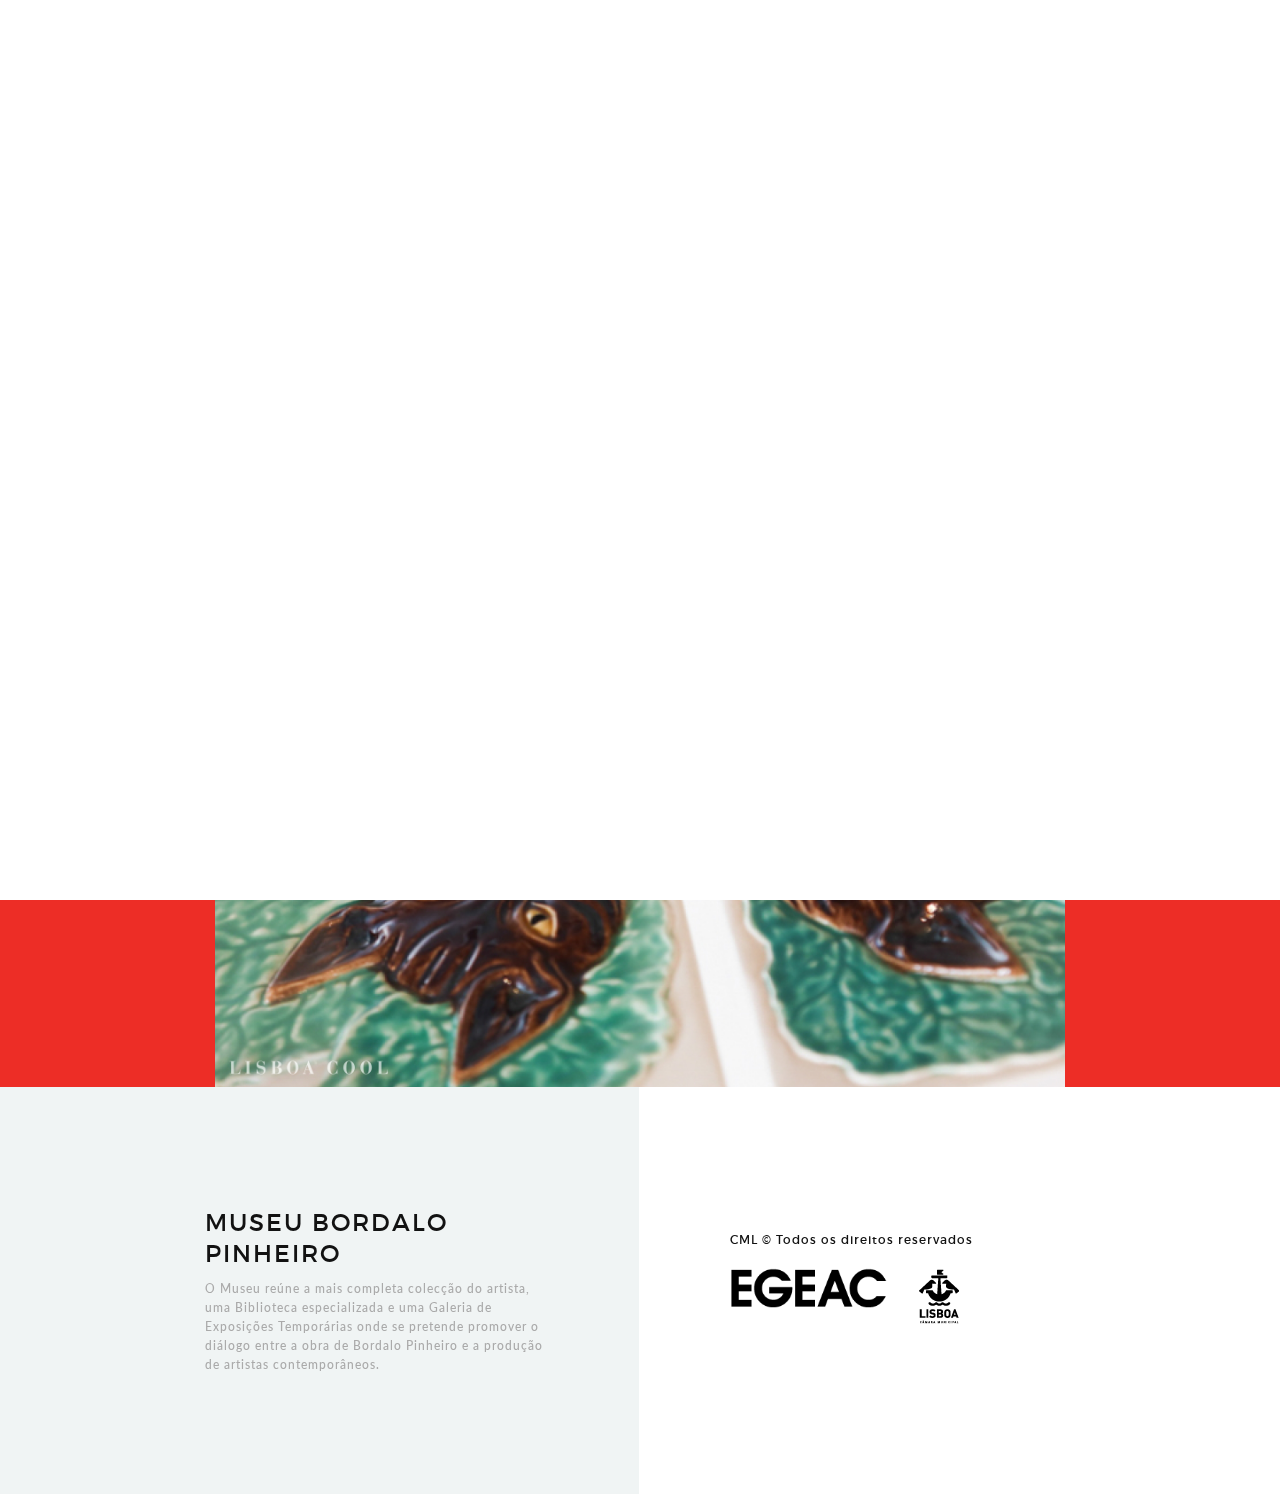
<file: thanks.html>
<!DOCTYPE html>
<html lang="en">

<head>

  <!-- Basic Page Info
–––––––––––––––––––––––––––––––––––––––––––––––––– -->
  <meta charset="utf-8">
  <title>Museu Bordalo Pinheiro // Obrigado!</title>

  <meta name="author" content="Lucas Viegas">

    <!-- Mobile Specific Metas
  –––––––––––––––––––––––––––––––––––––––––––––––––– -->
    <meta name="viewport" content="width=device-width, initial-scale=1.0">

    <!-- Favicon
  –––––––––––––––––––––––––––––––––––––––––––––––––– -->
    <link rel="icon" type="image/png" href="images/favicon.png" />

    <!-- FONT
  –––––––––––––––––––––––––––––––––––––––––––––––––– -->
    <link rel="stylesheet" href="fonts/webfonts.css">
    <link href='//fonts.googleapis.com/css?family=Raleway:400,300,600%7CLato:400,300,100,700,900' rel='stylesheet' type='text/css'>

    <!-- ICON FONTS
  –––––––––––––––––––––––––––––––––––––––––––––––––– -->
    <link rel="stylesheet" href="stylesheets/ionicons.min.css">

    <!-- CSS
  –––––––––––––––––––––––––––––––––––––––––––––––––– -->
    <link rel="stylesheet" href="stylesheets/bootstrap.css">
    <link rel="stylesheet" href="elements/css/elements.css">
    <link rel="stylesheet" href="stylesheets/sinister.css">
    <link rel="stylesheet" href="stylesheets/venobox.css">
    <link rel="stylesheet" href="stylesheets/owl.carousel.css">
    <link rel="stylesheet" href="stylesheets/slimmenu.css">
    <link rel="stylesheet" href="stylesheets/main.css">
    <link rel="stylesheet" href="stylesheets/main-bg.css">
    <link rel="stylesheet" href="stylesheets/main-responsive.css">

    <!-- LESS
  –––––––––––––––––––––––––––––––––––––––––––––––––– -->
    <!-- <link rel="stylesheet/less" type="text/css" href="less/color.less">
    <link rel="stylesheet/less" type="text/css" href="less/fonts.less">
    <script src="less/less.min.js"></script> -->


</head>

<body>


    <!-- Preloader
    –––––––––––––––––––––––––––––––––––––––––––––––––– -->
    <div id="preloader">
        <div id="status"></div>
    </div>
    <!-- end : preloader -->


    <!-- Nav Link Show Panel
    –––––––––––––––––––––––––––––––––––––––––––––––––– -->
    <div class="link-show-poster">
      <div class=""><h1 class="black font2"></h1></div>
    </div>

    <!-- Mobile Only Navigation
    –––––––––––––––––––––––––––––––––––––––––––––––––– -->
    <nav class="mobile-nav ">
                <ul class="slimmenu font1">
                  <li>
                      <a class="sub-collapser" href="index.html">Home</a>

                  </li>
                  <li>
                      <a class="sub-collapser" href="sobre.html">Bordalo Pinheiro</a>

                  </li>
                  <li>
                      <a class="sub-collapser" href="expo.html">Exposições</a>
                      <ul>
                        <a href="expo.html#permanente">Permanente</a>
                        <a href="expo.html#temporaria">Temporária</a>

                      </ul>
                  </li>
                  <li>
                      <a class="sub-collapser" href="">Coleção</a>
                      <ul>
                        <a href="">Obra Gráfica</a>
                        <a href="">Obra Cerâmica</a>
                        <a href="">Zé Povinho</a>

                      </ul>
                  </li>
                  <li>
                      <a class="sub-collapser" href="">Museu</a>
                      <ul>
                        <a href="news.html">Espólio Documental</a>

                            <a href="museu.html">História</a>
                              <a href="museu.html#colecionador">Colecionador</a>
                            <a href="museu.html#biblioteca">Biblioteca</a>
                      </ul>
                  </li>
                  <li><a href="contact.html">Contactos</a></li>
                </ul>
    </nav>
    <!-- mobile only navigation : ends -->



    <!-- Header
    –––––––––––––––––––––––––––––––––––––––––––––––––– -->

    <section class="logo-header">

          <div class="logo-block">
            <a href="index.html"><img alt="" title="" class="img-responsive" src="images/logo.png"></a>
          </div>


          <!-- Redes Sociais
        –––––––––––––––––––––––––––––––––––––––––––––––––– -->

          <div class="social-block">
            <ul>
              <li><a href="https://www.facebook.com/MuseuBordaloPinheiro/"><span class="ion-social-facebook black"></span></a></li>
              <li><a href="https://www.instagram.com/bordallopinheiro/"><span class="ion-social-instagram black"></span></a></li>
              <li><a href="#"><span class="ion-pricetag black"></span></a></li>
            </ul>
          </div>

    </section>

    <header class="masthead ">
      <div class="container">
        <div class="row">
          <!-- <article class="col-md-3">
            <a href="index.html"><img alt="" title="" class="main-logo " src="images/logo.png"></a>
          </article> -->
          <article class="col-md-6 text-left no-pad">
            <nav class="mastnav ">

                  <ul class="main-menu ">
                    <li>
                        <a class="main-link font1 sub-menu-trigger activelink" href="index.html">Home</a>

                    </li>
                    <li>
                        <a class="main-link font1 sub-menu-trigger " href="sobre.html">Bordalo Pinheiro</a>

                    </li>




                    <li>
                        <a class="main-link font1 sub-menu-trigger " href="expo.html">Exposições</a>
                        <div class="sub-menu font1">
                          <a href="expo.html#permanente">Permanente</a>
                          <a href="expo.html#temporaria">Temporária</a>
                        </div>
                    </li>
                    <li>
                        <a class="main-link font1 sub-menu-trigger" href=" ">Coleção</a>
                        <div class="sub-menu font1">
                            <a href="">Obra Gráfica</a>
                            <a href="">Obra Cerâmica</a>
                            <a href="">Zé Povinho</a>

                        </div>
                    </li>
                    <li>

                        <a class="main-link font1 sub-menu-trigger " href="museu.html">Museu</a>
                        <div class="sub-menu font1">
                            <a href="museu.html">História</a>
                            <a href="museu.html#colecionador">Colecionador</a>
                            <a href="museu.html#biblioteca">Biblioteca</a>
                        </div>
                    </li>
                    <li><a class="main-link font1" href="contact.html">Contactos</a></li>
                  </ul>
            </nav>
          </article>
          <article class="col-md-6 no-pad">
              <!--works filter panel :starts -->
                <div class="works-filter-wrap">
                    <ul class="works-filter  text-right clearfix font2">
                        <li><a id="all" href="#" data-filter="*" class="active"><span>Tudo</span></a></li><li><a href="#" data-filter=".branding"><span>Notícias</span></a></li>
                        <li><a href="#" data-filter=".graphics"><span>Imagens</span></a></li>

                    </ul>
              </div>
            <!-- works filter panel :ends -->
          </article>
        </div>
      </div>
    </header>
    <!-- end : masthead -->

    <!-- MASTER CONTENT
  –––––––––––––––––––––––––––––––––––––––––––––––––– -->
    <section class="mastwrap">


      <section class="container about  pad-top pad-bottom">

        <div class="row">
              <article class="col-md-5 text-left  inner-pad">
                <h6 class="super-text  font2bold black">Muito Obrigado! </h6>
              </article>
              <article class="col-md-5 col-md-offset-2 text-left ">
                <h3 class="main-heading  font2light black">Iremos responder num prazo de 48h.</h3>
              </article>
        </div>

      </section>




      <section class="container ">

        <div class="row">
              <article class="col-md-12 text-left inner-pad  ">
                      <img alt="" title="" class="img-responsive" src="images/bg/01.jpg">
              </article>
        </div>

      </section>













    </section>
    <!-- end : mastwrap -->



    <!-- FOOTER
  –––––––––––––––––––––––––––––––––––––––––––––––––– -->

  <footer class="mastfoot">
      <div class="container">
        <div class="row">
          <article class="col-md-5 text-left">
            <h3 class="font2 black">MUSEU BORDALO PINHEIRO</h3>
            <h6 class="font1 grey">
              O Museu reúne a mais completa colecção do artista, uma Biblioteca especializada e uma Galeria de Exposições Temporárias onde se pretende promover o diálogo entre a obra de Bordalo Pinheiro e a produção de artistas contemporâneos.
            </h6>
          </article>
          <article class="col-md-5 col-md-offset-2 text-left">
            <br>
  <h6 class="font2 black">CML © Todos os direitos reservados<br/> <BR>


            <div class="row">
          <div class="col-md-6">
  <a href="http://www.egeac.pt/"><img alt="" title="EGEAC" class="img-responsive" src="images/logoEGEAC.png"></a>
  </div>
    <div class="col-md-6">
      <a href="http://www.cm-lisboa.pt/"><img alt="CML" title="" class="img-responsive" src="images/logoCML.png"></a>
                </div>


          </article>
        </div>
      </div>

    </footer>
    <!-- end : mastfoot -->
    <!-- JS
    –––––––––––––––––––––––––––––––––––––––––––––––––– -->
    <script src="javascripts/libs/common.js"></script>
    <script src="elements/js/elements.js"></script>
    <script src="javascripts/custom/main.js"></script>

</body>

</html>
</file>
<file: fonts/webfonts.css>
/*WEBFONTS.CSS*/
/*------------------------------------------------------------------------------------*/
/* Author: Designova.*/
/* Website: http://www.Designova.net */
/* Copyright: (C) 2015 */

/* IMPORTANT NOTICE: */
/*Some fonts used in this template are Premium Fonts with Special Extended License to Designova. As a buyer of this template you can use these fonts as part of the web template but you shoud not redistribute or resell the fonts by any means */
/*-------------------------------------------------------------------------------------*/




/*-------------------------------------------------------------------------------------*/
/*1. MONTSERRAT COMPLETE FONT */
/*-------------------------------------------------------------------------------------*/
/* Generated by Font Squirrel (http://www.fontsquirrel.com) on November 12, 2015 */



@font-face {
    font-family: 'montserratblack';
    src: url('montserrat/montserrat-black-webfont.eot');
    src: url('montserrat/montserrat-black-webfont.eot?#iefix') format('embedded-opentype'),
         url('montserrat/montserrat-black-webfont.woff2') format('woff2'),
         url('montserrat/montserrat-black-webfont.woff') format('woff'),
         url('montserrat/montserrat-black-webfont.ttf') format('truetype'),
         url('montserrat/montserrat-black-webfont.svg#montserratblack') format('svg');
    font-weight: normal;
    font-style: normal;

}




@font-face {
    font-family: 'montserratbold';
    src: url('montserrat/montserrat-bold-webfont.eot');
    src: url('montserrat/montserrat-bold-webfont.eot?#iefix') format('embedded-opentype'),
         url('montserrat/montserrat-bold-webfont.woff2') format('woff2'),
         url('montserrat/montserrat-bold-webfont.woff') format('woff'),
         url('montserrat/montserrat-bold-webfont.ttf') format('truetype'),
         url('montserrat/montserrat-bold-webfont.svg#montserratbold') format('svg');
    font-weight: normal;
    font-style: normal;

}




@font-face {
    font-family: 'montserratextra_bold';
    src: url('montserrat/montserrat-extrabold-webfont.eot');
    src: url('montserrat/montserrat-extrabold-webfont.eot?#iefix') format('embedded-opentype'),
         url('montserrat/montserrat-extrabold-webfont.woff2') format('woff2'),
         url('montserrat/montserrat-extrabold-webfont.woff') format('woff'),
         url('montserrat/montserrat-extrabold-webfont.ttf') format('truetype'),
         url('montserrat/montserrat-extrabold-webfont.svg#montserratextra_bold') format('svg');
    font-weight: normal;
    font-style: normal;

}




@font-face {
    font-family: 'montserrathairline';
    src: url('montserrat/montserrat-hairline-webfont.eot');
    src: url('montserrat/montserrat-hairline-webfont.eot?#iefix') format('embedded-opentype'),
         url('montserrat/montserrat-hairline-webfont.woff2') format('woff2'),
         url('montserrat/montserrat-hairline-webfont.woff') format('woff'),
         url('montserrat/montserrat-hairline-webfont.ttf') format('truetype'),
         url('montserrat/montserrat-hairline-webfont.svg#montserrathairline') format('svg');
    font-weight: normal;
    font-style: normal;

}




@font-face {
    font-family: 'montserratlight';
    src: url('montserrat/montserrat-light-webfont.eot');
    src: url('montserrat/montserrat-light-webfont.eot?#iefix') format('embedded-opentype'),
         url('montserrat/montserrat-light-webfont.woff2') format('woff2'),
         url('montserrat/montserrat-light-webfont.woff') format('woff'),
         url('montserrat/montserrat-light-webfont.ttf') format('truetype'),
         url('montserrat/montserrat-light-webfont.svg#montserratlight') format('svg');
    font-weight: normal;
    font-style: normal;

}




@font-face {
    font-family: 'montserrat';
    src: url('montserrat/montserrat-regular-webfont.eot');
    src: url('montserrat/montserrat-regular-webfont.eot?#iefix') format('embedded-opentype'),
         url('montserrat/montserrat-regular-webfont.woff2') format('woff2'),
         url('montserrat/montserrat-regular-webfont.woff') format('woff'),
         url('montserrat/montserrat-regular-webfont.ttf') format('truetype'),
         url('montserrat/montserrat-regular-webfont.svg#montserratregular') format('svg');
    font-weight: normal;
    font-style: normal;

}




@font-face {
    font-family: 'montserratsemi_bold';
    src: url('montserrat/montserrat-semibold-webfont.eot');
    src: url('montserrat/montserrat-semibold-webfont.eot?#iefix') format('embedded-opentype'),
         url('montserrat/montserrat-semibold-webfont.woff2') format('woff2'),
         url('montserrat/montserrat-semibold-webfont.woff') format('woff'),
         url('montserrat/montserrat-semibold-webfont.ttf') format('truetype'),
         url('montserrat/montserrat-semibold-webfont.svg#montserratsemi_bold') format('svg');
    font-weight: normal;
    font-style: normal;

}




@font-face {
    font-family: 'montserratultra_light';
    src: url('montserrat/montserrat-ultralight-webfont.eot');
    src: url('montserrat/montserrat-ultralight-webfont.eot?#iefix') format('embedded-opentype'),
         url('montserrat/montserrat-ultralight-webfont.woff2') format('woff2'),
         url('montserrat/montserrat-ultralight-webfont.woff') format('woff'),
         url('montserrat/montserrat-ultralight-webfont.ttf') format('truetype'),
         url('montserrat/montserrat-ultralight-webfont.svg#montserratultra_light') format('svg');
    font-weight: normal;
    font-style: normal;

}
/*-------------------------------------------------------------------------------------*/
/* YOUR CUSTOM FONTS CAN BE DEFINED HERE VIA CSS3 FONT-FACE TECHNOLOGY*/
/* More info : http://css-tricks.com/snippets/css/using-font-face/ */
/*-------------------------------------------------------------------------------------*/
</file>
<file: elements/css/elements.css>
a:hover{
  color: #ffc740 !important;
}

/********************************/
/*       Owl carousel       */
/********************************/
.owl-dots{
  margin-top: 20px;
}

/********************************/
/*       Fade Bs-carousel       */
/********************************/
.fade-carousel {
    position: relative;
    height: 400px;
}
.fade-carousel .carousel-inner .item {
    height: 400px;
}
.fade-carousel .carousel-indicators > li {
    margin: 0 2px;
    background-color: #f39c12;
    border-color: #f39c12;
    opacity: .7;
}
.fade-carousel .carousel-indicators > li.active {
  width: 10px;
  height: 10px;
  opacity: 1;
}

/********************************/
/*          Hero Headers        */
/********************************/
.hero {
    position: absolute;
    top: 50%;
    left: 50%;
    z-index: 3;
    color: #fff;
    text-align: center;
    text-transform: uppercase;
    text-shadow: 1px 1px 0 rgba(0,0,0,.75);
      -webkit-transform: translate3d(-50%,-50%,0);
         -moz-transform: translate3d(-50%,-50%,0);
          -ms-transform: translate3d(-50%,-50%,0);
           -o-transform: translate3d(-50%,-50%,0);
              transform: translate3d(-50%,-50%,0);
}
.hero h1 {
    font-size: 2em;    
    font-weight: normal;
    margin: 0;
    padding: 0;
    text-shadow: none;
}

.fade-carousel .carousel-inner .item .hero {
    opacity: 0;
    -webkit-transition: 2s all ease-in-out .1s;
       -moz-transition: 2s all ease-in-out .1s; 
        -ms-transition: 2s all ease-in-out .1s; 
         -o-transition: 2s all ease-in-out .1s; 
            transition: 2s all ease-in-out .1s; 
}
.fade-carousel .carousel-inner .item.active .hero {
    opacity: 1;
    -webkit-transition: 2s all ease-in-out .1s;
       -moz-transition: 2s all ease-in-out .1s; 
        -ms-transition: 2s all ease-in-out .1s; 
         -o-transition: 2s all ease-in-out .1s; 
            transition: 2s all ease-in-out .1s;    
}

/********************************/
/*            Overlay           */
/********************************/
.overlay {
    position: absolute;
    width: 100%;
    height: 100%;
    z-index: 2;
    background-color: #000;
    opacity: .2;
}

/********************************/
/*          Custom Buttons      */
/********************************/
.btn.btn-lg {padding: 10px 40px;}
.btn.btn-hero,
.btn.btn-hero:hover,
.btn.btn-hero:focus {
    color: #f5f5f5;
    background-color: #1abc9c;
    border-color: #1abc9c;
    outline: none;
    margin: 20px auto;
}

/********************************/
/*       Slides backgrounds     */
/********************************/
.fade-carousel .slides .slide-1, 
.fade-carousel .slides .slide-2,
.fade-carousel .slides .slide-3 {
  height: 100vh;
  background-size: cover;
  background-position: center center;
  background-repeat: no-repeat;
}
.fade-carousel .slides .slide-1 {
  background-image: url('../images/bg/14.jpg'); 
}
.fade-carousel .slides .slide-2 {
  background-image: url('../images/bg/12.jpg'); 
}
.fade-carousel .slides .slide-3 {
  background-image: url('../images/bg/05.jpg'); 
}

/********************************/
/*          Media Queries       */
/********************************/
@media screen and (min-width: 980px){
    .hero { width: 980px; }    
}
@media screen and (max-width: 640px){
    .hero h1 { font-size: 4em; }    
}


/***
Bootstrap Line Tabs by @keenthemes
A component of Metronic Theme - #1 Selling Bootstrap 3 Admin Theme in Themeforest: http://j.mp/metronictheme
Licensed under MIT
***/

/* Tabs panel */
.tabbable-panel {
  padding: 0px;
  text-align: left;
}

/* Default mode */
.tabbable-line > .nav-tabs {
  border: none;
  margin: 0px;
}
.tabbable-line > .nav-tabs > li {
  margin-right: 2px;
}
.tabbable-line > .nav-tabs > li > a {
  border: 0;
  margin-right: 0;
  color: #737373;
  text-transform: uppercase;
  font-weight: bold;
  letter-spacing: 4px;
}
.tabbable-line > .nav-tabs > li > a > i {
  color: #a6a6a6;
}
.tabbable-line > .nav-tabs > li.open, .tabbable-line > .nav-tabs > li:hover {
  border-bottom: 4px solid #fbcdcf;
}
.tabbable-line > .nav-tabs > li.open > a, .tabbable-line > .nav-tabs > li:hover > a {
  border: 0;
  background: none !important;
  color: #333333;
}
.tabbable-line > .nav-tabs > li.open > a > i, .tabbable-line > .nav-tabs > li:hover > a > i {
  color: #a6a6a6;
}
.tabbable-line > .nav-tabs > li.open .dropdown-menu, .tabbable-line > .nav-tabs > li:hover .dropdown-menu {
  margin-top: 0px;
}
.tabbable-line > .nav-tabs > li.active {
  border-bottom: 4px solid #000008;
  position: relative;
}
.tabbable-line > .nav-tabs > li.active > a {
  border: 0;
  color: #333333;
}
.tabbable-line > .nav-tabs > li.active > a > i {
  color: #404040;
}
.tabbable-line > .tab-content {
  margin-top: -3px;
  background-color: #eee;
  border: 0;
  border-top: 1px solid #eee;
  padding: 30px;
  text-align: left;
}
.portlet .tabbable-line > .tab-content {
  padding-bottom: 0;
}

/* Below tabs mode */

.tabbable-line.tabs-below > .nav-tabs > li {
  border-top: 4px solid transparent;
}
.tabbable-line.tabs-below > .nav-tabs > li > a {
  margin-top: 0;
}
.tabbable-line.tabs-below > .nav-tabs > li:hover {
  border-bottom: 0;
  border-top: 4px solid #fbcdcf;
}
.tabbable-line.tabs-below > .nav-tabs > li.active {
  margin-bottom: -2px;
  border-bottom: 0;
  border-top: 4px solid #000008;
}
.tabbable-line.tabs-below > .tab-content {
  margin-top: -10px;
  border-top: 0;
  border-bottom: 1px solid #eee;
  padding-bottom: 15px;
}


/**!Nav Bar **/

nav {
    background: none;
    z-index: 10;
}
.dzelements-navigation-menu {
    height: 85px;
    max-height: 85px;
    line-height: 82px;
}
.dzelements-navigation-menu .logo {
    max-height: 40%;
    margin: 0;
}
.dzelements-navigation-menu .dzelements-navigation-block {
    display: inline-block;
    height: 85px;
    padding: 0 1em;
}
.dzelements-navigation-menu .dzelements-navigation-block > a:not(.btn) {
    height: 100%;
    display: inline-block;
}
.dzelements-navigation-menu.nav-fixed {
    position: fixed;
    width: 100%;
    z-index: 999;
    top: 0;
}
.dzelements-navigation-menu.nav-fixed:not(.bg-dark):not(.bg-primary):not(.bg-white) {
    background: #f8f8f8;
}
.dzelements-navigation-menu.nav-fixed + .nav-mobile-toggle {
    position: fixed;
    top: 0;
    right: 0;
    z-index: 999;
    color: #222;
}
.dzelements-navigation-block.left {
    float: left;
}
.dzelements-navigation-block.right {
    float: right;
}
.dzelements-navigation-block:first-of-type {
    padding-left: 0;
}
.dzelements-navigation-block:last-of-type {
    padding-right: 0;
}
.dzelements-navigation-menu,
.utility-bar {
    padding: 0 3.25em 0 3.25em;
}
.utility-bar {
    overflow: hidden;
}
.utility-bar:not(.hidden) + .dzelements-navigation-menu + .nav-mobile-toggle {
    top: 65px;
}
@media all and (max-width: 1280px) {
    .dzelements-navigation-menu {
        padding: 0 15px;
    }
}
.container .dzelements-navigation-menu {
    padding: 0;
}
.menu {
    height: 65px;
    list-style-type: none;
    padding: 0;
}
.menu li {
    position: relative;
}
.menu > li {
    position: relative;
    float: left;
    font-size: 10px;
    font-weight: 400;
    letter-spacing: 0px;
    font-family: 'Montserrat', 'Helvetica', 'Arial', sans-serif;
}
.menu > li > a {
    padding: 0 1.3em;
    height: 100%;
    display: inline-block;
}
.menu > li:first-child > a {
    padding-left: 0;
}
.menu > li:last-child a {
    padding-right: 0;
}
.dzelements-navigation-menu.bg-white .menu > li > a {
    color: #767676;
}
.dzelements-navigation-menu.bg-dark .menu > li > a {
    color: #fff;
}
.menu > li ul {
    left: 0;
    margin: 0;
    line-height: 1.625em !important;
    padding: 1em 0;
    background: none;
    opacity: 0;
    visibility: hidden;
    position: absolute;
    min-width: 13em;
    float: left;
}
.menu > li > ul a {
    padding: 0 1em 1.625em 1em;
    display: inline-block;
}
.menu > li > ul li:last-child > a {
    padding-bottom: 0;
}
.menu > li:hover > ul,
.menu > li > ul > li:hover ul {
    opacity: 1;
    visibility: visible;
    z-index: 10;
}
.menu > li:hover .multi-column ul {
    position: relative !important;
    visibility: visible !important;
    opacity: 1 !important;
}
.menu > li > ul:not(.multi-column) ul {
    top: 0;
    left: 100%;
}
.multi-column {
    width: auto !important;
    white-space: nowrap;
}
.multi-column li {
    width: 13em;
    overflow: hidden;
    display: inline-block;
    vertical-align: top;
}
.multi-column li ul {
    position: relative;
}
.multi-column ul li {
    float: none;
    display: block;
}
.module-applet {
    position: relative;
    padding: 0 1em;
}
.module-applet-handle {
    cursor: pointer;
    position: relative;
}
.module-applet-body {
    position: absolute;
    width: 26em;
    background: none;
    z-index: 10;
    padding: 1em;
    visibility: hidden;
    opacity: 0;
}
.module-applet-body * {
    line-height: 1.625em;
}
.module-applet:hover .module-applet-body {
    opacity: 1;
    visibility: visible;
}
.nav-mobile-toggle {
    position: absolute;
    top: 0;
    right: 15px;
    z-index: 99;
    cursor: pointer;
    line-height: 62px;
    padding: 0 1em;
    user-select: none;
    -webkit-user-select: none;
}
@media all and (max-width: 990px) {
    .dzelements-navigation-menu {
        height: auto;
        overflow: hidden;
    }
    .dzelements-navigation-menu .dzelements-navigation-block.left,
    .dzelements-navigation-menu .dzelements-navigation-block.right {
        float: none;
        display: block;
    }
    .dzelements-navigation-menu .dzelements-navigation-block {
        padding: 0;
    }
    .dzelements-navigation-menu .dzelements-navigation-block:not(.logo-module) {
        height: auto;
        line-height: 2em;
    }
    .menu {
        height: auto;
    }
    .menu li {
        float: none;
        width: 100%;
    }
    .menu > li > a {
        padding: 0;
    }
    .menu > li ul {
        position: relative;
        float: none;
        display: none;
        width: 100%;
    }
    .menu > li ul ul {
        left: 0 !important;
        padding-left: 2em;
    }
    .menu > li > ul:not(.multi-column) ul {
        padding-top: 0;
        padding-bottom: 1.5em;
    }
    .menu li.active > ul,
    .menu li.active .multi-column ul {
        display: block;
        opacity: 1;
        visibility: visible;
    }
    .menu .multi-column {
        white-space: initial;
    }
    .menu .multi-column ul {
        padding-top: 0;
        padding-bottom: 0;
    }
    .menu .multi-column ul li a {
        padding-left: 0;
    }
    .menu .multi-column ul li:last-child a {
        padding-bottom: 1.625em;
    }
    .module-applet {
        padding: 0;
    }
    .module-applet .module-applet-body {
        position: relative;
        display: none;
        padding: 1em 0;
        opacity: 1;
        visibility: visible;
    }
    .module-applet.active .module-applet-body {
        display: block;
    }
}
.nav-open .dzelements-navigation-menu {
    max-height: 100000px !important;
}
.nav-fixed,
.nav-absolute {
    width: 100%;
    z-index: 99;
}
.nav-fixed {
    position: fixed;
}
.nav-absolute {
    position: absolute;
}
.nav-transparent:not(.nav-fixed) {
    background: none !important;
}
nav:not(.nav-fixed):not(.nav-absolute) {
    position: relative;
}
@media all and (max-width: 990px) {
    .dzelements-navigation-menu.nav-absolute,
    .dzelements-navigation-menu.nav-fixed {
        position: relative;
    }
    .dzelements-navigation-menu.nav-absolute + .nav-mobile-toggle,
    .dzelements-navigation-menu.nav-fixed + .nav-mobile-toggle {
        position: absolute;
    }
}

.dzelements-navigation-menu {
    padding-right: 0;
}
.dzelements-navigation-menu .logo {
    margin-right: 1.625em;
}
.dzelements-navigation-menu .logo-light {
    display: none;
}
.dzelements-navigation-menu .logo-dark {
    display: inline;
}
.dzelements-navigation-menu.nav-absolute {
    border-bottom: 1px solid rgba(255, 255, 255, 0.1);
}
.dzelements-navigation-menu.nav-absolute:not(.nav-fixed) .dzelements-navigation-block.right:not(.logo-module):not(.menu-module):not(:nth-last-child(2)) {
    border-left: 1px solid rgba(255, 255, 255, 0.1);
}
.dzelements-navigation-menu .dzelements-navigation-block.right:not(.logo-module):not(.menu-module) {
    padding: 0 1.625em;
    transition: 0.2s linear;
    -webkit-transition: 0.2s linear;
    -moz-transition: 0.2s linear;
}
.dzelements-navigation-menu .dzelements-navigation-block.right:not(.logo-module):not(.menu-module):not(:nth-last-child(2)) {
    border-left: 1px solid rgba(0, 0, 0, 0.05);
    padding-right: 0;
}
.dzelements-navigation-menu.nav-fixed {
    box-shadow: 0px 0px 60px 0px rgba(0, 0, 0, 0.07);
    border-bottom: none;
}
.dzelements-navigation-menu.nav-fixed:not(.no-animation) {
    animation: navslide .5s ease forwards;
}
.dzelements-navigation-menu.bg-dark .logo-light {
    display: inline;
}
.dzelements-navigation-menu.bg-dark .logo-dark {
    display: none;
}
.dzelements-navigation-menu a.nav-function {
    transition: 0.2s linear;
    -webkit-transition: 0.2s linear;
    -moz-transition: 0.2s linear;
}
.dzelements-navigation-menu a.nav-function span {
    font-size: 10px;
    text-transform: uppercase;
    font-family: 'Montserrat';
    letter-spacing: 1px;
    margin-left: 0.8125em;
    display: none;
}
.dzelements-navigation-menu a.nav-function i {
    font-size: 1.1em;
    display: inline-block;
    position: relative;
    top: 3px;
}
.dzelements-navigation-menu a.nav-function:hover {
    opacity: .5;
}
@media all and (min-width: 991px) {
    .dzelements-navigation-menu.nav-transparent:not(.nav-scrolled):not(.nav-fixed) .menu > li > a {
        color: #fff;
    }
    .dzelements-navigation-menu.nav-transparent:not(.nav-scrolled):not(.nav-fixed) .logo-dark {
        display: none;
    }
    .dzelements-navigation-menu.nav-transparent:not(.nav-scrolled):not(.nav-fixed) .logo-light {
        display: inline;
    }
    .dzelements-navigation-menu.nav-transparent:not(.nav-scrolled):not(.nav-fixed) a.nav-function i,
    .dzelements-navigation-menu.nav-transparent:not(.nav-scrolled):not(.nav-fixed) a.nav-function span {
        color: #fff;
    }
}
@media all and (max-width: 767px) {
    .dzelements-navigation-menu a.nav-function span {
        display: inline-block;
    }
}
@keyframes navslide {
    from {
        transform: translate3d(0, -100px, 0);
        -webkit-transform: translate3d(0, -100px, 0);
        opacity: 0;
    }
    to {
        transform: translate3d(0, 0, 0);
        -webkit-transform: translate3d(0, 0, 0);
        opacity: 1;
    }
}
@media all and (max-width: 990px) {
    .dzelements-navigation-menu {
        padding: 0 15px;
    }
    .dzelements-navigation-menu .dzelements-navigation-block.right:not(.logo-module):not(.menu-module) {
        padding: 0;
        margin-bottom: 0.8125em;
    }
}
.menu > li {
    transition: 0.3s linear;
    -webkit-transition: 0.3s linear;
    -moz-transition: 0.3s linear;
}
.menu > li:hover > a {
    opacity: .6;
}
.menu > li a {
    color: #232323;
    text-transform: uppercase;
    letter-spacing: 1px;
    font-weight: 500;
    transition: 0.2s linear;
    -webkit-transition: 0.2s linear;
    -moz-transition: 0.2s linear;
}
.menu > li ul {
    list-style-type: none;
    white-space: nowrap;
    background: #232323;
    margin-top: 3px;
    transition: 0.2s linear;
    -webkit-transition: 0.2s linear;
    -moz-transition: 0.2s linear;
    padding: 1.625em;
    min-width: 16em;
}
.menu > li ul li {
    padding-left: 0.42307692307692em;
}
.menu > li ul li a {
    padding-left: 0;
    width: 100%;
    color: #fff;
}
.menu > li ul li a:hover {
    transform: translate3d(5px, 0, 0);
    -webkit-transform: translate3d(5px, 0, 0);
}
.menu > li > ul:not(.multi-column) > li.dropdown:hover > a {
    transform: translate3d(5px, 0, 0);
    -webkit-transform: translate3d(5px, 0, 0);
    opacity: 1;
}
.menu > li > ul:not(.multi-column) > li.dropdown:hover > a:after {
    opacity: 1;
    transform: translate3d(-3px, 0, 0);
    -webkit-transform: translate3d(-3px, 0, 0);
}
.menu > li > ul:not(.multi-column) ul {
    left: calc(112%);
}
.menu > li > ul a {
    padding: 0 1em 1.3em 1em;
    transition: 0.2s linear;
    -webkit-transition: 0.2s linear;
    -moz-transition: 0.2s linear;
    opacity: .5;
}
.menu > li > ul a:hover {
    opacity: 1;
}
@media all and (max-width: 990px) {
    .menu > li ul ul {
        padding-left: 0;
    }
}
.multi-column {
    padding: 2.4375em !important;
}
.multi-column li {
    width: 20em;
}
.multi-column li ul {
    padding: 0;
}
.multi-column .multi-column-title {
    display: inline-block;
    color: #fff;
    margin-bottom: 1em;
    text-transform: uppercase;
    letter-spacing: 1px;
}
.utility-bar {
    padding-top: 0.8125em;
    padding-bottom: 0.8125em;
    padding-right: 1.625em;
}
.utility-bar .social-list {
    line-height: 1.625em !important;
}
.utility-bar .social-list li a {
    font-size: 13px;
}
.utility-bar .dzelements-navigation-block + .dzelements-navigation-block {
    margin-left: 1.625em;
}
.utility-bar:not(.hidden) + .dzelements-navigation-menu + .nav-mobile-toggle {
    top: 42px;
}
.nav-mobile-toggle {
    transition: 0.2s linear;
    -webkit-transition: 0.2s linear;
    -moz-transition: 0.2s linear;
    opacity: .75;
}
.nav-mobile-toggle i {
    display: inline-block;
    margin-top: 14px;
    font-size: 36px;
}
.nav-mobile-toggle:hover {
    opacity: 1;
}
@media all and (max-width: 767px) {
    .utility-bar:not(.hidden) + .dzelements-navigation-menu + .nav-mobile-toggle {
        top: 46px;
    }
}
/* Number Counters */   
  
  .elements-counter-wrap {
    opacity: 0;
    display: table;
    margin-left: 0;
    text-align: center;
    padding: 0;
    margin: 0;
    width: 100%;
    -webkit-transition: all .8s linear;
       -moz-transition: all .8s linear;
        -ms-transition: all .8s linear;
         -o-transition: all .8s linear;
            transition: all .8s linear;
  }
  
  .elements-counter {
    text-align: center;
    list-style:none;
    display:inline-block;
    padding: 50px 0;
    -webkit-box-sizing: border-box;
    -moz-box-sizing:    border-box;
    box-sizing:         border-box;
    width:25%;
    display:table-cell;
  }
  
  .elements-counter:last-child {
    border-right:none;
  }
  
  .elements-counter .number {
    display: block;
    font-size: 64px;
    
    line-height: 64px;
    margin-bottom: 5px;
  }
  
  .elements-counter .subject {
    font-weight:400;
    font-size:16px;
    letter-spacing:1px;
  }
  


/*
Credits:
Code snippet by @maridlcrmn (Follow me on Twitter)
Images by Nike.com (http://www.nike.com/us/en_us/)
Logo by Sneaker-mission.com (http://www.sneaker-mission.com/)
*/

.navbar-brand { 
  width: 70px;
  height: 50px;
  background: url('../elements/img/elements-logo.png') no-repeat center center;
  background-size: 50px;  
}

.nav-tabs {
  display: inline-block;
  border-bottom: none;
  padding-top: 15px;
  font-weight: bold;
}
.nav-tabs > li > a, 
.nav-tabs > li > a:hover, 
.nav-tabs > li > a:focus, 
.nav-tabs > li.active > a, 
.nav-tabs > li.active > a:hover,
.nav-tabs > li.active > a:focus {
  border: none;
  border-radius: 0;
}

.nav-list { border-bottom: 1px solid #eee; }
.nav-list > li { 
  padding: 20px 15px 15px;
  border-left: 1px solid #eee; 
}
.nav-list > li:last-child { border-right: 1px solid #eee; }
.nav-list > li > a:hover { text-decoration: none; }
.nav-list > li > a > span {
  display: block;
  font-weight: bold;
  text-transform: uppercase;
}

.mega-dropdown { position: static !important; }
.mega-dropdown-menu {
  padding: 20px 15px 15px;
  text-align: center;
  width: 100%;
}

.navbar-default{
  border-radius: 0;
}
.navbar-nav a{
  text-transform: uppercase;
  letter-spacing: 2px;
  font-size: 12px;
  line-height: 19px;
}



.carousel-inner .active.left { left: -33%; }
.carousel-inner .next        { left:  33%; }
.carousel-inner .prev        { left: -33%; }
.carousel-control.left,.carousel-control.right {background-image:none;}
.item:not(.prev) {visibility: visible;}
.item.right:not(.prev) {visibility: hidden;}
.rightest{ visibility: visible;}


@media screen and (min-width:768px){
    .navbar-brand-centered {
        position: absolute;
        left: 50%;
        display: block;
        width: 160px;
        text-align: center;
        background-color: #eee;
    }
    .navbar>.container .navbar-brand-centered, 
    .navbar>.container-fluid .navbar-brand-centered {
        margin-left: -80px;
    }
}




.form-signin
{
    max-width: 330px;
    padding: 15px;
    margin: 0 auto;
}
.form-signin .form-control
{
    position: relative;
    font-size: 16px;
    height: auto;
    padding: 10px;
    -webkit-box-sizing: border-box;
    -moz-box-sizing: border-box;
    box-sizing: border-box;
}
.form-signin .form-control:focus
{
    z-index: 2;
}
.form-signin input[type="text"]
{
    margin-bottom: -1px;
    border-bottom-left-radius: 0;
    border-bottom-right-radius: 0;
}
.form-signin input[type="password"]
{
    margin-bottom: 10px;
    border-top-left-radius: 0;
    border-top-right-radius: 0;
}
.account-wall
{
    padding: 30px 20px;
    background-color: #ffffff;
    border:solid 2px #222;
}
.login-title
{
    color: #555;
    font-size: 22px;
    font-weight: 400;
    display: block;
}
.profile-img
{
    margin: 0 auto 10px;
    display: block;
    -moz-border-radius: 50%;
    -webkit-border-radius: 50%;
    border-radius: 50%;
}
.select-img
{
  border-radius: 50%;
    display: block;
    height: 75px;
    margin: 0 30px 10px;
    width: 75px;
    -moz-border-radius: 50%;
    -webkit-border-radius: 50%;
    border-radius: 50%;
}
.select-name
{
    display: block;
    margin: 30px 10px 10px;
}

.logo-img
{
    width: 96px;
    height: 96px;
    margin: 0 auto 10px;
    display: block;
    -moz-border-radius: 50%;
    -webkit-border-radius: 50%;
    border-radius: 50%;
}


.typography-demo{
}
.typography-demo h1{
  text-transform: uppercase;
  letter-spacing: 4px;
  font-weight: bold;
}

.typography-demo h2{
  text-transform: uppercase;
  letter-spacing: 2px;
  font-weight: bold;
}

.typography-demo h3{
  letter-spacing: 1px;
  font-weight: normal;
}

.typography-demo h4{
  font-weight: bold;
}
.typography-demo h5{
  font-weight: normal;
}
.typography-demo h6{
  font-weight: bold;
}

.show-grid {
    margin-bottom: 15px;
}
.show-grid [class^="col-"] {
    border: 2px solid #fff;
    padding: 20px;
    background-color: #eee;
}

/*SKILLS*/
.progress-bar{
  width: 0;
}
.progress{
  height: 20px;
  box-shadow: none;
  border-radius: 0;
}
.progress.active .progress-bar {
    -webkit-transition: none !important;
    transition: none !important;
}
.progress-container h6{
  margin: 10px 0;
  font-size: 14px;
  line-height: 21px;
  letter-spacing: 2px;
  text-transform: uppercase;
}
.progress-container h6 > span{
  font-size: 36px;
  line-height: 43px;
}
.progress-container h6 > span:before{
  content: ' = ';
  font-size: 20px;
  line-height: 27px;
  font-style: italic;
  color: #ccc;
}

/*ACCORDION*/
.panel{
  box-shadow: none;
  border: none;
}
.panel-default > .panel-heading{
  border-radius: 0;
  border: none;
  background-color:#F1F1F1;
}
.panel-title{
  text-transform: uppercase;
  font-size: 14px;
  line-height: 21px;
  letter-spacing: 2px;
}
.panel-default > .panel-heading + .panel-collapse > .panel-body{
  border: none;
}
.panel-group .panel{
  border-radius: 0;
}
.panel-title > a{
  display: block;
}
.panel-body{
  font-size: 12px;
  line-height: 21px;
}


/*ICONS*/
@font-face{font-family:iconsmind;src:url(../fonts/iconsmind.eot?#iefix-rdmvgc) format('embedded-opentype');src:url(../fonts/iconsmind.woff) format('woff'),url(../fonts/iconsmind.ttf) format('truetype');font-weight:400;font-style:normal}[class*=" icon-"],[class^=icon-]{font-family:iconsmind;speak:none;font-style:normal;font-weight:400;font-variant:normal;text-transform:none;line-height:1;-webkit-font-smoothing:antialiased;-moz-osx-font-smoothing:grayscale}.icon-A-Z:before{content:"\e600"}.icon-Aa:before{content:"\e601"}.icon-Add-Bag:before{content:"\e602"}.icon-Add-Basket:before{content:"\e603"}.icon-Add-Cart:before{content:"\e604"}.icon-Add-File:before{content:"\e605"}.icon-Add-SpaceAfterParagraph:before{content:"\e606"}.icon-Add-SpaceBeforeParagraph:before{content:"\e607"}.icon-Add-User:before{content:"\e608"}.icon-Add-UserStar:before{content:"\e609"}.icon-Add-Window:before{content:"\e60a"}.icon-Add:before{content:"\e60b"}.icon-Address-Book:before{content:"\e60c"}.icon-Address-Book2:before{content:"\e60d"}.icon-Administrator:before{content:"\e60e"}.icon-Aerobics-2:before{content:"\e60f"}.icon-Aerobics-3:before{content:"\e610"}.icon-Aerobics:before{content:"\e611"}.icon-Affiliate:before{content:"\e612"}.icon-Aim:before{content:"\e613"}.icon-Air-Balloon:before{content:"\e614"}.icon-Airbrush:before{content:"\e615"}.icon-Airship:before{content:"\e616"}.icon-Alarm-Clock:before{content:"\e617"}.icon-Alarm-Clock2:before{content:"\e618"}.icon-Alarm:before{content:"\e619"}.icon-Alien-2:before{content:"\e61a"}.icon-Alien:before{content:"\e61b"}.icon-Aligator:before{content:"\e61c"}.icon-Align-Center:before{content:"\e61d"}.icon-Align-JustifyAll:before{content:"\e61e"}.icon-Align-JustifyCenter:before{content:"\e61f"}.icon-Align-JustifyLeft:before{content:"\e620"}.icon-Align-JustifyRight:before{content:"\e621"}.icon-Align-Left:before{content:"\e622"}.icon-Align-Right:before{content:"\e623"}.icon-Alpha:before{content:"\e624"}.icon-Ambulance:before{content:"\e625"}.icon-AMX:before{content:"\e626"}.icon-Anchor-2:before{content:"\e627"}.icon-Anchor:before{content:"\e628"}.icon-Android-Store:before{content:"\e629"}.icon-Android:before{content:"\e62a"}.icon-Angel-Smiley:before{content:"\e62b"}.icon-Angel:before{content:"\e62c"}.icon-Angry:before{content:"\e62d"}.icon-Apple-Bite:before{content:"\e62e"}.icon-Apple-Store:before{content:"\e62f"}.icon-Apple:before{content:"\e630"}.icon-Approved-Window:before{content:"\e631"}.icon-Aquarius-2:before{content:"\e632"}.icon-Aquarius:before{content:"\e633"}.icon-Archery-2:before{content:"\e634"}.icon-Archery:before{content:"\e635"}.icon-Argentina:before{content:"\e636"}.icon-Aries-2:before{content:"\e637"}.icon-Aries:before{content:"\e638"}.icon-Army-Key:before{content:"\e639"}.icon-Arrow-Around:before{content:"\e63a"}.icon-Arrow-Back3:before{content:"\e63b"}.icon-Arrow-Back:before{content:"\e63c"}.icon-Arrow-Back2:before{content:"\e63d"}.icon-Arrow-Barrier:before{content:"\e63e"}.icon-Arrow-Circle:before{content:"\e63f"}.icon-Arrow-Cross:before{content:"\e640"}.icon-Arrow-Down:before{content:"\e641"}.icon-Arrow-Down2:before{content:"\e642"}.icon-Arrow-Down3:before{content:"\e643"}.icon-Arrow-DowninCircle:before{content:"\e644"}.icon-Arrow-Fork:before{content:"\e645"}.icon-Arrow-Forward:before{content:"\e646"}.icon-Arrow-Forward2:before{content:"\e647"}.icon-Arrow-From:before{content:"\e648"}.icon-Arrow-Inside:before{content:"\e649"}.icon-Arrow-Inside45:before{content:"\e64a"}.icon-Arrow-InsideGap:before{content:"\e64b"}.icon-Arrow-InsideGap45:before{content:"\e64c"}.icon-Arrow-Into:before{content:"\e64d"}.icon-Arrow-Join:before{content:"\e64e"}.icon-Arrow-Junction:before{content:"\e64f"}.icon-Arrow-Left:before{content:"\e650"}.icon-Arrow-Left2:before{content:"\e651"}.icon-Arrow-LeftinCircle:before{content:"\e652"}.icon-Arrow-Loop:before{content:"\e653"}.icon-Arrow-Merge:before{content:"\e654"}.icon-Arrow-Mix:before{content:"\e655"}.icon-Arrow-Next:before{content:"\e656"}.icon-Arrow-OutLeft:before{content:"\e657"}.icon-Arrow-OutRight:before{content:"\e658"}.icon-Arrow-Outside:before{content:"\e659"}.icon-Arrow-Outside45:before{content:"\e65a"}.icon-Arrow-OutsideGap:before{content:"\e65b"}.icon-Arrow-OutsideGap45:before{content:"\e65c"}.icon-Arrow-Over:before{content:"\e65d"}.icon-Arrow-Refresh:before{content:"\e65e"}.icon-Arrow-Refresh2:before{content:"\e65f"}.icon-Arrow-Right:before{content:"\e660"}.icon-Arrow-Right2:before{content:"\e661"}.icon-Arrow-RightinCircle:before{content:"\e662"}.icon-Arrow-Shuffle:before{content:"\e663"}.icon-Arrow-Squiggly:before{content:"\e664"}.icon-Arrow-Through:before{content:"\e665"}.icon-Arrow-To:before{content:"\e666"}.icon-Arrow-TurnLeft:before{content:"\e667"}.icon-Arrow-TurnRight:before{content:"\e668"}.icon-Arrow-Up:before{content:"\e669"}.icon-Arrow-Up2:before{content:"\e66a"}.icon-Arrow-Up3:before{content:"\e66b"}.icon-Arrow-UpinCircle:before{content:"\e66c"}.icon-Arrow-XLeft:before{content:"\e66d"}.icon-Arrow-XRight:before{content:"\e66e"}.icon-Ask:before{content:"\e66f"}.icon-Assistant:before{content:"\e670"}.icon-Astronaut:before{content:"\e671"}.icon-At-Sign:before{content:"\e672"}.icon-ATM:before{content:"\e673"}.icon-Atom:before{content:"\e674"}.icon-Audio:before{content:"\e675"}.icon-Auto-Flash:before{content:"\e676"}.icon-Autumn:before{content:"\e677"}.icon-Baby-Clothes:before{content:"\e678"}.icon-Baby-Clothes2:before{content:"\e679"}.icon-Baby-Cry:before{content:"\e67a"}.icon-Baby:before{content:"\e67b"}.icon-Back2:before{content:"\e67c"}.icon-Back-Media:before{content:"\e67d"}.icon-Back-Music:before{content:"\e67e"}.icon-Back:before{content:"\e67f"}.icon-Background:before{content:"\e680"}.icon-Bacteria:before{content:"\e681"}.icon-Bag-Coins:before{content:"\e682"}.icon-Bag-Items:before{content:"\e683"}.icon-Bag-Quantity:before{content:"\e684"}.icon-Bag:before{content:"\e685"}.icon-Bakelite:before{content:"\e686"}.icon-Ballet-Shoes:before{content:"\e687"}.icon-Balloon:before{content:"\e688"}.icon-Banana:before{content:"\e689"}.icon-Band-Aid:before{content:"\e68a"}.icon-Bank:before{content:"\e68b"}.icon-Bar-Chart:before{content:"\e68c"}.icon-Bar-Chart2:before{content:"\e68d"}.icon-Bar-Chart3:before{content:"\e68e"}.icon-Bar-Chart4:before{content:"\e68f"}.icon-Bar-Chart5:before{content:"\e690"}.icon-Bar-Code:before{content:"\e691"}.icon-Barricade-2:before{content:"\e692"}.icon-Barricade:before{content:"\e693"}.icon-Baseball:before{content:"\e694"}.icon-Basket-Ball:before{content:"\e695"}.icon-Basket-Coins:before{content:"\e696"}.icon-Basket-Items:before{content:"\e697"}.icon-Basket-Quantity:before{content:"\e698"}.icon-Bat-2:before{content:"\e699"}.icon-Bat:before{content:"\e69a"}.icon-Bathrobe:before{content:"\e69b"}.icon-Batman-Mask:before{content:"\e69c"}.icon-Battery-0:before{content:"\e69d"}.icon-Battery-25:before{content:"\e69e"}.icon-Battery-50:before{content:"\e69f"}.icon-Battery-75:before{content:"\e6a0"}.icon-Battery-100:before{content:"\e6a1"}.icon-Battery-Charge:before{content:"\e6a2"}.icon-Bear:before{content:"\e6a3"}.icon-Beard-2:before{content:"\e6a4"}.icon-Beard-3:before{content:"\e6a5"}.icon-Beard:before{content:"\e6a6"}.icon-Bebo:before{content:"\e6a7"}.icon-Bee:before{content:"\e6a8"}.icon-Beer-Glass:before{content:"\e6a9"}.icon-Beer:before{content:"\e6aa"}.icon-Bell-2:before{content:"\e6ab"}.icon-Bell:before{content:"\e6ac"}.icon-Belt-2:before{content:"\e6ad"}.icon-Belt-3:before{content:"\e6ae"}.icon-Belt:before{content:"\e6af"}.icon-Berlin-Tower:before{content:"\e6b0"}.icon-Beta:before{content:"\e6b1"}.icon-Betvibes:before{content:"\e6b2"}.icon-Bicycle-2:before{content:"\e6b3"}.icon-Bicycle-3:before{content:"\e6b4"}.icon-Bicycle:before{content:"\e6b5"}.icon-Big-Bang:before{content:"\e6b6"}.icon-Big-Data:before{content:"\e6b7"}.icon-Bike-Helmet:before{content:"\e6b8"}.icon-Bikini:before{content:"\e6b9"}.icon-Bilk-Bottle2:before{content:"\e6ba"}.icon-Billing:before{content:"\e6bb"}.icon-Bing:before{content:"\e6bc"}.icon-Binocular:before{content:"\e6bd"}.icon-Bio-Hazard:before{content:"\e6be"}.icon-Biotech:before{content:"\e6bf"}.icon-Bird-DeliveringLetter:before{content:"\e6c0"}.icon-Bird:before{content:"\e6c1"}.icon-Birthday-Cake:before{content:"\e6c2"}.icon-Bisexual:before{content:"\e6c3"}.icon-Bishop:before{content:"\e6c4"}.icon-Bitcoin:before{content:"\e6c5"}.icon-Black-Cat:before{content:"\e6c6"}.icon-Blackboard:before{content:"\e6c7"}.icon-Blinklist:before{content:"\e6c8"}.icon-Block-Cloud:before{content:"\e6c9"}.icon-Block-Window:before{content:"\e6ca"}.icon-Blogger:before{content:"\e6cb"}.icon-Blood:before{content:"\e6cc"}.icon-Blouse:before{content:"\e6cd"}.icon-Blueprint:before{content:"\e6ce"}.icon-Board:before{content:"\e6cf"}.icon-Bodybuilding:before{content:"\e6d0"}.icon-Bold-Text:before{content:"\e6d1"}.icon-Bone:before{content:"\e6d2"}.icon-Bones:before{content:"\e6d3"}.icon-Book:before{content:"\e6d4"}.icon-Bookmark:before{content:"\e6d5"}.icon-Books-2:before{content:"\e6d6"}.icon-Books:before{content:"\e6d7"}.icon-Boom:before{content:"\e6d8"}.icon-Boot-2:before{content:"\e6d9"}.icon-Boot:before{content:"\e6da"}.icon-Bottom-ToTop:before{content:"\e6db"}.icon-Bow-2:before{content:"\e6dc"}.icon-Bow-3:before{content:"\e6dd"}.icon-Bow-4:before{content:"\e6de"}.icon-Bow-5:before{content:"\e6df"}.icon-Bow-6:before{content:"\e6e0"}.icon-Bow:before{content:"\e6e1"}.icon-Bowling-2:before{content:"\e6e2"}.icon-Bowling:before{content:"\e6e3"}.icon-Box2:before{content:"\e6e4"}.icon-Box-Close:before{content:"\e6e5"}.icon-Box-Full:before{content:"\e6e6"}.icon-Box-Open:before{content:"\e6e7"}.icon-Box-withFolders:before{content:"\e6e8"}.icon-Box:before{content:"\e6e9"}.icon-Boy:before{content:"\e6ea"}.icon-Bra:before{content:"\e6eb"}.icon-Brain-2:before{content:"\e6ec"}.icon-Brain-3:before{content:"\e6ed"}.icon-Brain:before{content:"\e6ee"}.icon-Brazil:before{content:"\e6ef"}.icon-Bread-2:before{content:"\e6f0"}.icon-Bread:before{content:"\e6f1"}.icon-Bridge:before{content:"\e6f2"}.icon-Brightkite:before{content:"\e6f3"}.icon-Broke-Link2:before{content:"\e6f4"}.icon-Broken-Link:before{content:"\e6f5"}.icon-Broom:before{content:"\e6f6"}.icon-Brush:before{content:"\e6f7"}.icon-Bucket:before{content:"\e6f8"}.icon-Bug:before{content:"\e6f9"}.icon-Building:before{content:"\e6fa"}.icon-Bulleted-List:before{content:"\e6fb"}.icon-Bus-2:before{content:"\e6fc"}.icon-Bus:before{content:"\e6fd"}.icon-Business-Man:before{content:"\e6fe"}.icon-Business-ManWoman:before{content:"\e6ff"}.icon-Business-Mens:before{content:"\e700"}.icon-Business-Woman:before{content:"\e701"}.icon-Butterfly:before{content:"\e702"}.icon-Button:before{content:"\e703"}.icon-Cable-Car:before{content:"\e704"}.icon-Cake:before{content:"\e705"}.icon-Calculator-2:before{content:"\e706"}.icon-Calculator-3:before{content:"\e707"}.icon-Calculator:before{content:"\e708"}.icon-Calendar-2:before{content:"\e709"}.icon-Calendar-3:before{content:"\e70a"}.icon-Calendar-4:before{content:"\e70b"}.icon-Calendar-Clock:before{content:"\e70c"}.icon-Calendar:before{content:"\e70d"}.icon-Camel:before{content:"\e70e"}.icon-Camera-2:before{content:"\e70f"}.icon-Camera-3:before{content:"\e710"}.icon-Camera-4:before{content:"\e711"}.icon-Camera-5:before{content:"\e712"}.icon-Camera-Back:before{content:"\e713"}.icon-Camera:before{content:"\e714"}.icon-Can-2:before{content:"\e715"}.icon-Can:before{content:"\e716"}.icon-Canada:before{content:"\e717"}.icon-Cancer-2:before{content:"\e718"}.icon-Cancer-3:before{content:"\e719"}.icon-Cancer:before{content:"\e71a"}.icon-Candle:before{content:"\e71b"}.icon-Candy-Cane:before{content:"\e71c"}.icon-Candy:before{content:"\e71d"}.icon-Cannon:before{content:"\e71e"}.icon-Cap-2:before{content:"\e71f"}.icon-Cap-3:before{content:"\e720"}.icon-Cap-Smiley:before{content:"\e721"}.icon-Cap:before{content:"\e722"}.icon-Capricorn-2:before{content:"\e723"}.icon-Capricorn:before{content:"\e724"}.icon-Car-2:before{content:"\e725"}.icon-Car-3:before{content:"\e726"}.icon-Car-Coins:before{content:"\e727"}.icon-Car-Items:before{content:"\e728"}.icon-Car-Wheel:before{content:"\e729"}.icon-Car:before{content:"\e72a"}.icon-Cardigan:before{content:"\e72b"}.icon-Cardiovascular:before{content:"\e72c"}.icon-Cart-Quantity:before{content:"\e72d"}.icon-Casette-Tape:before{content:"\e72e"}.icon-Cash-Register:before{content:"\e72f"}.icon-Cash-register2:before{content:"\e730"}.icon-Castle:before{content:"\e731"}.icon-Cat:before{content:"\e732"}.icon-Cathedral:before{content:"\e733"}.icon-Cauldron:before{content:"\e734"}.icon-CD-2:before{content:"\e735"}.icon-CD-Cover:before{content:"\e736"}.icon-CD:before{content:"\e737"}.icon-Cello:before{content:"\e738"}.icon-Celsius:before{content:"\e739"}.icon-Chacked-Flag:before{content:"\e73a"}.icon-Chair:before{content:"\e73b"}.icon-Charger:before{content:"\e73c"}.icon-Check-2:before{content:"\e73d"}.icon-Check:before{content:"\e73e"}.icon-Checked-User:before{content:"\e73f"}.icon-Checkmate:before{content:"\e740"}.icon-Checkout-Bag:before{content:"\e741"}.icon-Checkout-Basket:before{content:"\e742"}.icon-Checkout:before{content:"\e743"}.icon-Cheese:before{content:"\e744"}.icon-Cheetah:before{content:"\e745"}.icon-Chef-Hat:before{content:"\e746"}.icon-Chef-Hat2:before{content:"\e747"}.icon-Chef:before{content:"\e748"}.icon-Chemical-2:before{content:"\e749"}.icon-Chemical-3:before{content:"\e74a"}.icon-Chemical-4:before{content:"\e74b"}.icon-Chemical-5:before{content:"\e74c"}.icon-Chemical:before{content:"\e74d"}.icon-Chess-Board:before{content:"\e74e"}.icon-Chess:before{content:"\e74f"}.icon-Chicken:before{content:"\e750"}.icon-Chile:before{content:"\e751"}.icon-Chimney:before{content:"\e752"}.icon-China:before{content:"\e753"}.icon-Chinese-Temple:before{content:"\e754"}.icon-Chip:before{content:"\e755"}.icon-Chopsticks-2:before{content:"\e756"}.icon-Chopsticks:before{content:"\e757"}.icon-Christmas-Ball:before{content:"\e758"}.icon-Christmas-Bell:before{content:"\e759"}.icon-Christmas-Candle:before{content:"\e75a"}.icon-Christmas-Hat:before{content:"\e75b"}.icon-Christmas-Sleigh:before{content:"\e75c"}.icon-Christmas-Snowman:before{content:"\e75d"}.icon-Christmas-Sock:before{content:"\e75e"}.icon-Christmas-Tree:before{content:"\e75f"}.icon-Christmas:before{content:"\e760"}.icon-Chrome:before{content:"\e761"}.icon-Chrysler-Building:before{content:"\e762"}.icon-Cinema:before{content:"\e763"}.icon-Circular-Point:before{content:"\e764"}.icon-City-Hall:before{content:"\e765"}.icon-Clamp:before{content:"\e766"}.icon-Clapperboard-Close:before{content:"\e767"}.icon-Clapperboard-Open:before{content:"\e768"}.icon-Claps:before{content:"\e769"}.icon-Clef:before{content:"\e76a"}.icon-Clinic:before{content:"\e76b"}.icon-Clock-2:before{content:"\e76c"}.icon-Clock-3:before{content:"\e76d"}.icon-Clock-4:before{content:"\e76e"}.icon-Clock-Back:before{content:"\e76f"}.icon-Clock-Forward:before{content:"\e770"}.icon-Clock:before{content:"\e771"}.icon-Close-Window:before{content:"\e772"}.icon-Close:before{content:"\e773"}.icon-Clothing-Store:before{content:"\e774"}.icon-Cloud-:before{content:"\e776"}.icon-Cloud-Camera:before{content:"\e777"}.icon-Cloud-Computer:before{content:"\e778"}.icon-Cloud-Email:before{content:"\e779"}.icon-Cloud-Hail:before{content:"\e77a"}.icon-Cloud-Laptop:before{content:"\e77b"}.icon-Cloud-Lock:before{content:"\e77c"}.icon-Cloud-Moon:before{content:"\e77d"}.icon-Cloud-Music:before{content:"\e77e"}.icon-Cloud-Picture:before{content:"\e77f"}.icon-Cloud-Rain:before{content:"\e780"}.icon-Cloud-Remove:before{content:"\e781"}.icon-Cloud-Secure:before{content:"\e782"}.icon-Cloud-Settings:before{content:"\e783"}.icon-Cloud-Smartphone:before{content:"\e784"}.icon-Cloud-Snow:before{content:"\e785"}.icon-Cloud-Sun:before{content:"\e786"}.icon-Cloud-Tablet:before{content:"\e787"}.icon-Cloud-Video:before{content:"\e788"}.icon-Cloud-Weather:before{content:"\e789"}.icon-Cloud:before{content:"\e78a"}.icon-Clouds-Weather:before{content:"\e78b"}.icon-Clouds:before{content:"\e78c"}.icon-Clown:before{content:"\e78d"}.icon-CMYK:before{content:"\e78e"}.icon-Coat:before{content:"\e78f"}.icon-Cocktail:before{content:"\e790"}.icon-Coconut:before{content:"\e791"}.icon-Code-Window:before{content:"\e792"}.icon-Coding:before{content:"\e793"}.icon-Coffee-2:before{content:"\e794"}.icon-Coffee-Bean:before{content:"\e795"}.icon-Coffee-Machine:before{content:"\e796"}.icon-Coffee-toGo:before{content:"\e797"}.icon-Coffee:before{content:"\e798"}.icon-Coffin:before{content:"\e799"}.icon-Coin:before{content:"\e79a"}.icon-Coins-2:before{content:"\e79b"}.icon-Coins-3:before{content:"\e79c"}.icon-Coins:before{content:"\e79d"}.icon-Colombia:before{content:"\e79e"}.icon-Colosseum:before{content:"\e79f"}.icon-Column-2:before{content:"\e7a0"}.icon-Column-3:before{content:"\e7a1"}.icon-Column:before{content:"\e7a2"}.icon-Comb-2:before{content:"\e7a3"}.icon-Comb:before{content:"\e7a4"}.icon-Communication-Tower:before{content:"\e7a5"}.icon-Communication-Tower2:before{content:"\e7a6"}.icon-Compass-2:before{content:"\e7a7"}.icon-Compass-3:before{content:"\e7a8"}.icon-Compass-4:before{content:"\e7a9"}.icon-Compass-Rose:before{content:"\e7aa"}.icon-Compass:before{content:"\e7ab"}.icon-Computer-2:before{content:"\e7ac"}.icon-Computer-3:before{content:"\e7ad"}.icon-Computer-Secure:before{content:"\e7ae"}.icon-Computer:before{content:"\e7af"}.icon-Conference:before{content:"\e7b0"}.icon-Confused:before{content:"\e7b1"}.icon-Conservation:before{content:"\e7b2"}.icon-Consulting:before{content:"\e7b3"}.icon-Contrast:before{content:"\e7b4"}.icon-Control-2:before{content:"\e7b5"}.icon-Control:before{content:"\e7b6"}.icon-Cookie-Man:before{content:"\e7b7"}.icon-Cookies:before{content:"\e7b8"}.icon-Cool-Guy:before{content:"\e7b9"}.icon-Cool:before{content:"\e7ba"}.icon-Copyright:before{content:"\e7bb"}.icon-Costume:before{content:"\e7bc"}.icon-Couple-Sign:before{content:"\e7bd"}.icon-Cow:before{content:"\e7be"}.icon-CPU:before{content:"\e7bf"}.icon-Crane:before{content:"\e7c0"}.icon-Cranium:before{content:"\e7c1"}.icon-Credit-Card:before{content:"\e7c2"}.icon-Credit-Card2:before{content:"\e7c3"}.icon-Credit-Card3:before{content:"\e7c4"}.icon-Cricket:before{content:"\e7c5"}.icon-Criminal:before{content:"\e7c6"}.icon-Croissant:before{content:"\e7c7"}.icon-Crop-2:before{content:"\e7c8"}.icon-Crop-3:before{content:"\e7c9"}.icon-Crown-2:before{content:"\e7ca"}.icon-Crown:before{content:"\e7cb"}.icon-Crying:before{content:"\e7cc"}.icon-Cube-Molecule:before{content:"\e7cd"}.icon-Cube-Molecule2:before{content:"\e7ce"}.icon-Cupcake:before{content:"\e7cf"}.icon-Cursor-Click:before{content:"\e7d0"}.icon-Cursor-Click2:before{content:"\e7d1"}.icon-Cursor-Move:before{content:"\e7d2"}.icon-Cursor-Move2:before{content:"\e7d3"}.icon-Cursor-Select:before{content:"\e7d4"}.icon-Cursor:before{content:"\e7d5"}.icon-D-Eyeglasses:before{content:"\e7d6"}.icon-D-Eyeglasses2:before{content:"\e7d7"}.icon-Dam:before{content:"\e7d8"}.icon-Danemark:before{content:"\e7d9"}.icon-Danger-2:before{content:"\e7da"}.icon-Danger:before{content:"\e7db"}.icon-Dashboard:before{content:"\e7dc"}.icon-Data-Backup:before{content:"\e7dd"}.icon-Data-Block:before{content:"\e7de"}.icon-Data-Center:before{content:"\e7df"}.icon-Data-Clock:before{content:"\e7e0"}.icon-Data-Cloud:before{content:"\e7e1"}.icon-Data-Compress:before{content:"\e7e2"}.icon-Data-Copy:before{content:"\e7e3"}.icon-Data-Download:before{content:"\e7e4"}.icon-Data-Financial:before{content:"\e7e5"}.icon-Data-Key:before{content:"\e7e6"}.icon-Data-Lock:before{content:"\e7e7"}.icon-Data-Network:before{content:"\e7e8"}.icon-Data-Password:before{content:"\e7e9"}.icon-Data-Power:before{content:"\e7ea"}.icon-Data-Refresh:before{content:"\e7eb"}.icon-Data-Save:before{content:"\e7ec"}.icon-Data-Search:before{content:"\e7ed"}.icon-Data-Security:before{content:"\e7ee"}.icon-Data-Settings:before{content:"\e7ef"}.icon-Data-Sharing:before{content:"\e7f0"}.icon-Data-Shield:before{content:"\e7f1"}.icon-Data-Signal:before{content:"\e7f2"}.icon-Data-Storage:before{content:"\e7f3"}.icon-Data-Stream:before{content:"\e7f4"}.icon-Data-Transfer:before{content:"\e7f5"}.icon-Data-Unlock:before{content:"\e7f6"}.icon-Data-Upload:before{content:"\e7f7"}.icon-Data-Yes:before{content:"\e7f8"}.icon-Data:before{content:"\e7f9"}.icon-David-Star:before{content:"\e7fa"}.icon-Daylight:before{content:"\e7fb"}.icon-Death:before{content:"\e7fc"}.icon-Debian:before{content:"\e7fd"}.icon-Dec:before{content:"\e7fe"}.icon-Decrase-Inedit:before{content:"\e7ff"}.icon-Deer-2:before{content:"\e800"}.icon-Deer:before{content:"\e801"}.icon-Delete-File:before{content:"\e802"}.icon-Delete-Window:before{content:"\e803"}.icon-Delicious:before{content:"\e804"}.icon-Depression:before{content:"\e805"}.icon-Deviantart:before{content:"\e806"}.icon-Device-SyncwithCloud:before{content:"\e807"}.icon-Diamond:before{content:"\e808"}.icon-Dice-2:before{content:"\e809"}.icon-Dice:before{content:"\e80a"}.icon-Digg:before{content:"\e80b"}.icon-Digital-Drawing:before{content:"\e80c"}.icon-Diigo:before{content:"\e80d"}.icon-Dinosaur:before{content:"\e80e"}.icon-Diploma-2:before{content:"\e80f"}.icon-Diploma:before{content:"\e810"}.icon-Direction-East:before{content:"\e811"}.icon-Direction-North:before{content:"\e812"}.icon-Direction-South:before{content:"\e813"}.icon-Direction-West:before{content:"\e814"}.icon-Director:before{content:"\e815"}.icon-Disk:before{content:"\e816"}.icon-Dj:before{content:"\e817"}.icon-DNA-2:before{content:"\e818"}.icon-DNA-Helix:before{content:"\e819"}.icon-DNA:before{content:"\e81a"}.icon-Doctor:before{content:"\e81b"}.icon-Dog:before{content:"\e81c"}.icon-Dollar-Sign:before{content:"\e81d"}.icon-Dollar-Sign2:before{content:"\e81e"}.icon-Dollar:before{content:"\e81f"}.icon-Dolphin:before{content:"\e820"}.icon-Domino:before{content:"\e821"}.icon-Door-Hanger:before{content:"\e822"}.icon-Door:before{content:"\e823"}.icon-Doplr:before{content:"\e824"}.icon-Double-Circle:before{content:"\e825"}.icon-Double-Tap:before{content:"\e826"}.icon-Doughnut:before{content:"\e827"}.icon-Dove:before{content:"\e828"}.icon-Down-2:before{content:"\e829"}.icon-Down-3:before{content:"\e82a"}.icon-Down-4:before{content:"\e82b"}.icon-Down:before{content:"\e82c"}.icon-Download-2:before{content:"\e82d"}.icon-Download-fromCloud:before{content:"\e82e"}.icon-Download-Window:before{content:"\e82f"}.icon-Download:before{content:"\e830"}.icon-Downward:before{content:"\e831"}.icon-Drag-Down:before{content:"\e832"}.icon-Drag-Left:before{content:"\e833"}.icon-Drag-Right:before{content:"\e834"}.icon-Drag-Up:before{content:"\e835"}.icon-Drag:before{content:"\e836"}.icon-Dress:before{content:"\e837"}.icon-Drill-2:before{content:"\e838"}.icon-Drill:before{content:"\e839"}.icon-Drop:before{content:"\e83a"}.icon-Dropbox:before{content:"\e83b"}.icon-Drum:before{content:"\e83c"}.icon-Dry:before{content:"\e83d"}.icon-Duck:before{content:"\e83e"}.icon-Dumbbell:before{content:"\e83f"}.icon-Duplicate-Layer:before{content:"\e840"}.icon-Duplicate-Window:before{content:"\e841"}.icon-DVD:before{content:"\e842"}.icon-Eagle:before{content:"\e843"}.icon-Ear:before{content:"\e844"}.icon-Earphones-2:before{content:"\e845"}.icon-Earphones:before{content:"\e846"}.icon-Eci-Icon:before{content:"\e847"}.icon-Edit-Map:before{content:"\e848"}.icon-Edit:before{content:"\e849"}.icon-Eggs:before{content:"\e84a"}.icon-Egypt:before{content:"\e84b"}.icon-Eifel-Tower:before{content:"\e84c"}.icon-eject-2:before{content:"\e84d"}.icon-Eject:before{content:"\e84e"}.icon-El-Castillo:before{content:"\e84f"}.icon-Elbow:before{content:"\e850"}.icon-Electric-Guitar:before{content:"\e851"}.icon-Electricity:before{content:"\e852"}.icon-Elephant:before{content:"\e853"}.icon-Email:before{content:"\e854"}.icon-Embassy:before{content:"\e855"}.icon-Empire-StateBuilding:before{content:"\e856"}.icon-Empty-Box:before{content:"\e857"}.icon-End2:before{content:"\e858"}.icon-End-2:before{content:"\e859"}.icon-End:before{content:"\e85a"}.icon-Endways:before{content:"\e85b"}.icon-Engineering:before{content:"\e85c"}.icon-Envelope-2:before{content:"\e85d"}.icon-Envelope:before{content:"\e85e"}.icon-Environmental-2:before{content:"\e85f"}.icon-Environmental-3:before{content:"\e860"}.icon-Environmental:before{content:"\e861"}.icon-Equalizer:before{content:"\e862"}.icon-Eraser-2:before{content:"\e863"}.icon-Eraser-3:before{content:"\e864"}.icon-Eraser:before{content:"\e865"}.icon-Error-404Window:before{content:"\e866"}.icon-Euro-Sign:before{content:"\e867"}.icon-Euro-Sign2:before{content:"\e868"}.icon-Euro:before{content:"\e869"}.icon-Evernote:before{content:"\e86a"}.icon-Evil:before{content:"\e86b"}.icon-Explode:before{content:"\e86c"}.icon-Eye-2:before{content:"\e86d"}.icon-Eye-Blind:before{content:"\e86e"}.icon-Eye-Invisible:before{content:"\e86f"}.icon-Eye-Scan:before{content:"\e870"}.icon-Eye-Visible:before{content:"\e871"}.icon-Eye:before{content:"\e872"}.icon-Eyebrow-2:before{content:"\e873"}.icon-Eyebrow-3:before{content:"\e874"}.icon-Eyebrow:before{content:"\e875"}.icon-Eyeglasses-Smiley:before{content:"\e876"}.icon-Eyeglasses-Smiley2:before{content:"\e877"}.icon-Face-Style:before{content:"\e878"}.icon-Face-Style2:before{content:"\e879"}.icon-Face-Style3:before{content:"\e87a"}.icon-Face-Style4:before{content:"\e87b"}.icon-Face-Style5:before{content:"\e87c"}.icon-Face-Style6:before{content:"\e87d"}.icon-Facebook-2:before{content:"\e87e"}.icon-Facebook:before{content:"\e87f"}.icon-Factory-2:before{content:"\e880"}.icon-Factory:before{content:"\e881"}.icon-Fahrenheit:before{content:"\e882"}.icon-Family-Sign:before{content:"\e883"}.icon-Fan:before{content:"\e884"}.icon-Farmer:before{content:"\e885"}.icon-Fashion:before{content:"\e886"}.icon-Favorite-Window:before{content:"\e887"}.icon-Fax:before{content:"\e888"}.icon-Feather:before{content:"\e889"}.icon-Feedburner:before{content:"\e88a"}.icon-Female-2:before{content:"\e88b"}.icon-Female-Sign:before{content:"\e88c"}.icon-Female:before{content:"\e88d"}.icon-File-Block:before{content:"\e88e"}.icon-File-Bookmark:before{content:"\e88f"}.icon-File-Chart:before{content:"\e890"}.icon-File-Clipboard:before{content:"\e891"}.icon-File-ClipboardFileText:before{content:"\e892"}.icon-File-ClipboardTextImage:before{content:"\e893"}.icon-File-Cloud:before{content:"\e894"}.icon-File-Copy:before{content:"\e895"}.icon-File-Copy2:before{content:"\e896"}.icon-File-CSV:before{content:"\e897"}.icon-File-Download:before{content:"\e898"}.icon-File-Edit:before{content:"\e899"}.icon-File-Excel:before{content:"\e89a"}.icon-File-Favorite:before{content:"\e89b"}.icon-File-Fire:before{content:"\e89c"}.icon-File-Graph:before{content:"\e89d"}.icon-File-Hide:before{content:"\e89e"}.icon-File-Horizontal:before{content:"\e89f"}.icon-File-HorizontalText:before{content:"\e8a0"}.icon-File-HTML:before{content:"\e8a1"}.icon-File-JPG:before{content:"\e8a2"}.icon-File-Link:before{content:"\e8a3"}.icon-File-Loading:before{content:"\e8a4"}.icon-File-Lock:before{content:"\e8a5"}.icon-File-Love:before{content:"\e8a6"}.icon-File-Music:before{content:"\e8a7"}.icon-File-Network:before{content:"\e8a8"}.icon-File-Pictures:before{content:"\e8a9"}.icon-File-Pie:before{content:"\e8aa"}.icon-File-Presentation:before{content:"\e8ab"}.icon-File-Refresh:before{content:"\e8ac"}.icon-File-Search:before{content:"\e8ad"}.icon-File-Settings:before{content:"\e8ae"}.icon-File-Share:before{content:"\e8af"}.icon-File-TextImage:before{content:"\e8b0"}.icon-File-Trash:before{content:"\e8b1"}.icon-File-TXT:before{content:"\e8b2"}.icon-File-Upload:before{content:"\e8b3"}.icon-File-Video:before{content:"\e8b4"}.icon-File-Word:before{content:"\e8b5"}.icon-File-Zip:before{content:"\e8b6"}.icon-File:before{content:"\e8b7"}.icon-Files:before{content:"\e8b8"}.icon-Film-Board:before{content:"\e8b9"}.icon-Film-Cartridge:before{content:"\e8ba"}.icon-Film-Strip:before{content:"\e8bb"}.icon-Film-Video:before{content:"\e8bc"}.icon-Film:before{content:"\e8bd"}.icon-Filter-2:before{content:"\e8be"}.icon-Filter:before{content:"\e8bf"}.icon-Financial:before{content:"\e8c0"}.icon-Find-User:before{content:"\e8c1"}.icon-Finger-DragFourSides:before{content:"\e8c2"}.icon-Finger-DragTwoSides:before{content:"\e8c3"}.icon-Finger-Print:before{content:"\e8c4"}.icon-Finger:before{content:"\e8c5"}.icon-Fingerprint-2:before{content:"\e8c6"}.icon-Fingerprint:before{content:"\e8c7"}.icon-Fire-Flame:before{content:"\e8c8"}.icon-Fire-Flame2:before{content:"\e8c9"}.icon-Fire-Hydrant:before{content:"\e8ca"}.icon-Fire-Staion:before{content:"\e8cb"}.icon-Firefox:before{content:"\e8cc"}.icon-Firewall:before{content:"\e8cd"}.icon-First-Aid:before{content:"\e8ce"}.icon-First:before{content:"\e8cf"}.icon-Fish-Food:before{content:"\e8d0"}.icon-Fish:before{content:"\e8d1"}.icon-Fit-To:before{content:"\e8d2"}.icon-Fit-To2:before{content:"\e8d3"}.icon-Five-Fingers:before{content:"\e8d4"}.icon-Five-FingersDrag:before{content:"\e8d5"}.icon-Five-FingersDrag2:before{content:"\e8d6"}.icon-Five-FingersTouch:before{content:"\e8d7"}.icon-Flag-2:before{content:"\e8d8"}.icon-Flag-3:before{content:"\e8d9"}.icon-Flag-4:before{content:"\e8da"}.icon-Flag-5:before{content:"\e8db"}.icon-Flag-6:before{content:"\e8dc"}.icon-Flag:before{content:"\e8dd"}.icon-Flamingo:before{content:"\e8de"}.icon-Flash-2:before{content:"\e8df"}.icon-Flash-Video:before{content:"\e8e0"}.icon-Flash:before{content:"\e8e1"}.icon-Flashlight:before{content:"\e8e2"}.icon-Flask-2:before{content:"\e8e3"}.icon-Flask:before{content:"\e8e4"}.icon-Flick:before{content:"\e8e5"}.icon-Flickr:before{content:"\e8e6"}.icon-Flowerpot:before{content:"\e8e7"}.icon-Fluorescent:before{content:"\e8e8"}.icon-Fog-Day:before{content:"\e8e9"}.icon-Fog-Night:before{content:"\e8ea"}.icon-Folder-Add:before{content:"\e8eb"}.icon-Folder-Archive:before{content:"\e8ec"}.icon-Folder-Binder:before{content:"\e8ed"}.icon-Folder-Binder2:before{content:"\e8ee"}.icon-Folder-Block:before{content:"\e8ef"}.icon-Folder-Bookmark:before{content:"\e8f0"}.icon-Folder-Close:before{content:"\e8f1"}.icon-Folder-Cloud:before{content:"\e8f2"}.icon-Folder-Delete:before{content:"\e8f3"}.icon-Folder-Download:before{content:"\e8f4"}.icon-Folder-Edit:before{content:"\e8f5"}.icon-Folder-Favorite:before{content:"\e8f6"}.icon-Folder-Fire:before{content:"\e8f7"}.icon-Folder-Hide:before{content:"\e8f8"}.icon-Folder-Link:before{content:"\e8f9"}.icon-Folder-Loading:before{content:"\e8fa"}.icon-Folder-Lock:before{content:"\e8fb"}.icon-Folder-Love:before{content:"\e8fc"}.icon-Folder-Music:before{content:"\e8fd"}.icon-Folder-Network:before{content:"\e8fe"}.icon-Folder-Open:before{content:"\e8ff"}.icon-Folder-Open2:before{content:"\e900"}.icon-Folder-Organizing:before{content:"\e901"}.icon-Folder-Pictures:before{content:"\e902"}.icon-Folder-Refresh:before{content:"\e903"}.icon-Folder-Remove-:before{content:"\e904"}.icon-Folder-Search:before{content:"\e905"}.icon-Folder-Settings:before{content:"\e906"}.icon-Folder-Share:before{content:"\e907"}.icon-Folder-Trash:before{content:"\e908"}.icon-Folder-Upload:before{content:"\e909"}.icon-Folder-Video:before{content:"\e90a"}.icon-Folder-WithDocument:before{content:"\e90b"}.icon-Folder-Zip:before{content:"\e90c"}.icon-Folder:before{content:"\e90d"}.icon-Folders:before{content:"\e90e"}.icon-Font-Color:before{content:"\e90f"}.icon-Font-Name:before{content:"\e910"}.icon-Font-Size:before{content:"\e911"}.icon-Font-Style:before{content:"\e912"}.icon-Font-StyleSubscript:before{content:"\e913"}.icon-Font-StyleSuperscript:before{content:"\e914"}.icon-Font-Window:before{content:"\e915"}.icon-Foot-2:before{content:"\e916"}.icon-Foot:before{content:"\e917"}.icon-Football-2:before{content:"\e918"}.icon-Football:before{content:"\e919"}.icon-Footprint-2:before{content:"\e91a"}.icon-Footprint-3:before{content:"\e91b"}.icon-Footprint:before{content:"\e91c"}.icon-Forest:before{content:"\e91d"}.icon-Fork:before{content:"\e91e"}.icon-Formspring:before{content:"\e91f"}.icon-Formula:before{content:"\e920"}.icon-Forsquare:before{content:"\e921"}.icon-Forward:before{content:"\e922"}.icon-Fountain-Pen:before{content:"\e923"}.icon-Four-Fingers:before{content:"\e924"}.icon-Four-FingersDrag:before{content:"\e925"}.icon-Four-FingersDrag2:before{content:"\e926"}.icon-Four-FingersTouch:before{content:"\e927"}.icon-Fox:before{content:"\e928"}.icon-Frankenstein:before{content:"\e929"}.icon-French-Fries:before{content:"\e92a"}.icon-Friendfeed:before{content:"\e92b"}.icon-Friendster:before{content:"\e92c"}.icon-Frog:before{content:"\e92d"}.icon-Fruits:before{content:"\e92e"}.icon-Fuel:before{content:"\e92f"}.icon-Full-Bag:before{content:"\e930"}.icon-Full-Basket:before{content:"\e931"}.icon-Full-Cart:before{content:"\e932"}.icon-Full-Moon:before{content:"\e933"}.icon-Full-Screen:before{content:"\e934"}.icon-Full-Screen2:before{content:"\e935"}.icon-Full-View:before{content:"\e936"}.icon-Full-View2:before{content:"\e937"}.icon-Full-ViewWindow:before{content:"\e938"}.icon-Function:before{content:"\e939"}.icon-Funky:before{content:"\e93a"}.icon-Funny-Bicycle:before{content:"\e93b"}.icon-Furl:before{content:"\e93c"}.icon-Gamepad-2:before{content:"\e93d"}.icon-Gamepad:before{content:"\e93e"}.icon-Gas-Pump:before{content:"\e93f"}.icon-Gaugage-2:before{content:"\e940"}.icon-Gaugage:before{content:"\e941"}.icon-Gay:before{content:"\e942"}.icon-Gear-2:before{content:"\e943"}.icon-Gear:before{content:"\e944"}.icon-Gears-2:before{content:"\e945"}.icon-Gears:before{content:"\e946"}.icon-Geek-2:before{content:"\e947"}.icon-Geek:before{content:"\e948"}.icon-Gemini-2:before{content:"\e949"}.icon-Gemini:before{content:"\e94a"}.icon-Genius:before{content:"\e94b"}.icon-Gentleman:before{content:"\e94c"}.icon-Geo-:before{content:"\e94e"}.icon-Geo-Close:before{content:"\e94f"}.icon-Geo-Love:before{content:"\e950"}.icon-Geo-Number:before{content:"\e951"}.icon-Geo-Star:before{content:"\e952"}.icon-Geo:before{content:"\e953"}.icon-Geo2-:before{content:"\e955"}.icon-Geo2-Close:before{content:"\e956"}.icon-Geo2-Love:before{content:"\e957"}.icon-Geo2-Number:before{content:"\e958"}.icon-Geo2-Star:before{content:"\e959"}.icon-Geo2:before{content:"\e95a"}.icon-Geo3-:before{content:"\e95c"}.icon-Geo3-Close:before{content:"\e95d"}.icon-Geo3-Love:before{content:"\e95e"}.icon-Geo3-Number:before{content:"\e95f"}.icon-Geo3-Star:before{content:"\e960"}.icon-Geo3:before{content:"\e961"}.icon-Gey:before{content:"\e962"}.icon-Gift-Box:before{content:"\e963"}.icon-Giraffe:before{content:"\e964"}.icon-Girl:before{content:"\e965"}.icon-Glass-Water:before{content:"\e966"}.icon-Glasses-2:before{content:"\e967"}.icon-Glasses-3:before{content:"\e968"}.icon-Glasses:before{content:"\e969"}.icon-Global-Position:before{content:"\e96a"}.icon-Globe-2:before{content:"\e96b"}.icon-Globe:before{content:"\e96c"}.icon-Gloves:before{content:"\e96d"}.icon-Go-Bottom:before{content:"\e96e"}.icon-Go-Top:before{content:"\e96f"}.icon-Goggles:before{content:"\e970"}.icon-Golf-2:before{content:"\e971"}.icon-Golf:before{content:"\e972"}.icon-Google-Buzz:before{content:"\e973"}.icon-Google-Drive:before{content:"\e974"}.icon-Google-Play:before{content:"\e975"}.icon-Google-Plus:before{content:"\e976"}.icon-Google:before{content:"\e977"}.icon-Gopro:before{content:"\e978"}.icon-Gorilla:before{content:"\e979"}.icon-Gowalla:before{content:"\e97a"}.icon-Grave:before{content:"\e97b"}.icon-Graveyard:before{content:"\e97c"}.icon-Greece:before{content:"\e97d"}.icon-Green-Energy:before{content:"\e97e"}.icon-Green-House:before{content:"\e97f"}.icon-Guitar:before{content:"\e980"}.icon-Gun-2:before{content:"\e981"}.icon-Gun-3:before{content:"\e982"}.icon-Gun:before{content:"\e983"}.icon-Gymnastics:before{content:"\e984"}.icon-Hair-2:before{content:"\e985"}.icon-Hair-3:before{content:"\e986"}.icon-Hair-4:before{content:"\e987"}.icon-Hair:before{content:"\e988"}.icon-Half-Moon:before{content:"\e989"}.icon-Halloween-HalfMoon:before{content:"\e98a"}.icon-Halloween-Moon:before{content:"\e98b"}.icon-Hamburger:before{content:"\e98c"}.icon-Hammer:before{content:"\e98d"}.icon-Hand-Touch:before{content:"\e98e"}.icon-Hand-Touch2:before{content:"\e98f"}.icon-Hand-TouchSmartphone:before{content:"\e990"}.icon-Hand:before{content:"\e991"}.icon-Hands:before{content:"\e992"}.icon-Handshake:before{content:"\e993"}.icon-Hanger:before{content:"\e994"}.icon-Happy:before{content:"\e995"}.icon-Hat-2:before{content:"\e996"}.icon-Hat:before{content:"\e997"}.icon-Haunted-House:before{content:"\e998"}.icon-HD-Video:before{content:"\e999"}.icon-HD:before{content:"\e99a"}.icon-HDD:before{content:"\e99b"}.icon-Headphone:before{content:"\e99c"}.icon-Headphones:before{content:"\e99d"}.icon-Headset:before{content:"\e99e"}.icon-Heart-2:before{content:"\e99f"}.icon-Heart:before{content:"\e9a0"}.icon-Heels-2:before{content:"\e9a1"}.icon-Heels:before{content:"\e9a2"}.icon-Height-Window:before{content:"\e9a3"}.icon-Helicopter-2:before{content:"\e9a4"}.icon-Helicopter:before{content:"\e9a5"}.icon-Helix-2:before{content:"\e9a6"}.icon-Hello:before{content:"\e9a7"}.icon-Helmet-2:before{content:"\e9a8"}.icon-Helmet-3:before{content:"\e9a9"}.icon-Helmet:before{content:"\e9aa"}.icon-Hipo:before{content:"\e9ab"}.icon-Hipster-Glasses:before{content:"\e9ac"}.icon-Hipster-Glasses2:before{content:"\e9ad"}.icon-Hipster-Glasses3:before{content:"\e9ae"}.icon-Hipster-Headphones:before{content:"\e9af"}.icon-Hipster-Men:before{content:"\e9b0"}.icon-Hipster-Men2:before{content:"\e9b1"}.icon-Hipster-Men3:before{content:"\e9b2"}.icon-Hipster-Sunglasses:before{content:"\e9b3"}.icon-Hipster-Sunglasses2:before{content:"\e9b4"}.icon-Hipster-Sunglasses3:before{content:"\e9b5"}.icon-Hokey:before{content:"\e9b6"}.icon-Holly:before{content:"\e9b7"}.icon-Home-2:before{content:"\e9b8"}.icon-Home-3:before{content:"\e9b9"}.icon-Home-4:before{content:"\e9ba"}.icon-Home-5:before{content:"\e9bb"}.icon-Home-Window:before{content:"\e9bc"}.icon-Home:before{content:"\e9bd"}.icon-Homosexual:before{content:"\e9be"}.icon-Honey:before{content:"\e9bf"}.icon-Hong-Kong:before{content:"\e9c0"}.icon-Hoodie:before{content:"\e9c1"}.icon-Horror:before{content:"\e9c2"}.icon-Horse:before{content:"\e9c3"}.icon-Hospital-2:before{content:"\e9c4"}.icon-Hospital:before{content:"\e9c5"}.icon-Host:before{content:"\e9c6"}.icon-Hot-Dog:before{content:"\e9c7"}.icon-Hotel:before{content:"\e9c8"}.icon-Hour:before{content:"\e9c9"}.icon-Hub:before{content:"\e9ca"}.icon-Humor:before{content:"\e9cb"}.icon-Hurt:before{content:"\e9cc"}.icon-Ice-Cream:before{content:"\e9cd"}.icon-ICQ:before{content:"\e9ce"}.icon-ID-2:before{content:"\e9cf"}.icon-ID-3:before{content:"\e9d0"}.icon-ID-Card:before{content:"\e9d1"}.icon-Idea-2:before{content:"\e9d2"}.icon-Idea-3:before{content:"\e9d3"}.icon-Idea-4:before{content:"\e9d4"}.icon-Idea-5:before{content:"\e9d5"}.icon-Idea:before{content:"\e9d6"}.icon-Identification-Badge:before{content:"\e9d7"}.icon-ImDB:before{content:"\e9d8"}.icon-Inbox-Empty:before{content:"\e9d9"}.icon-Inbox-Forward:before{content:"\e9da"}.icon-Inbox-Full:before{content:"\e9db"}.icon-Inbox-Into:before{content:"\e9dc"}.icon-Inbox-Out:before{content:"\e9dd"}.icon-Inbox-Reply:before{content:"\e9de"}.icon-Inbox:before{content:"\e9df"}.icon-Increase-Inedit:before{content:"\e9e0"}.icon-Indent-FirstLine:before{content:"\e9e1"}.icon-Indent-LeftMargin:before{content:"\e9e2"}.icon-Indent-RightMargin:before{content:"\e9e3"}.icon-India:before{content:"\e9e4"}.icon-Info-Window:before{content:"\e9e5"}.icon-Information:before{content:"\e9e6"}.icon-Inifity:before{content:"\e9e7"}.icon-Instagram:before{content:"\e9e8"}.icon-Internet-2:before{content:"\e9e9"}.icon-Internet-Explorer:before{content:"\e9ea"}.icon-Internet-Smiley:before{content:"\e9eb"}.icon-Internet:before{content:"\e9ec"}.icon-iOS-Apple:before{content:"\e9ed"}.icon-Israel:before{content:"\e9ee"}.icon-Italic-Text:before{content:"\e9ef"}.icon-Jacket-2:before{content:"\e9f0"}.icon-Jacket:before{content:"\e9f1"}.icon-Jamaica:before{content:"\e9f2"}.icon-Japan:before{content:"\e9f3"}.icon-Japanese-Gate:before{content:"\e9f4"}.icon-Jeans:before{content:"\e9f5"}.icon-Jeep-2:before{content:"\e9f6"}.icon-Jeep:before{content:"\e9f7"}.icon-Jet:before{content:"\e9f8"}.icon-Joystick:before{content:"\e9f9"}.icon-Juice:before{content:"\e9fa"}.icon-Jump-Rope:before{content:"\e9fb"}.icon-Kangoroo:before{content:"\e9fc"}.icon-Kenya:before{content:"\e9fd"}.icon-Key-2:before{content:"\e9fe"}.icon-Key-3:before{content:"\e9ff"}.icon-Key-Lock:before{content:"\ea00"}.icon-Key:before{content:"\ea01"}.icon-Keyboard:before{content:"\ea02"}.icon-Keyboard3:before{content:"\ea03"}.icon-Keypad:before{content:"\ea04"}.icon-King-2:before{content:"\ea05"}.icon-King:before{content:"\ea06"}.icon-Kiss:before{content:"\ea07"}.icon-Knee:before{content:"\ea08"}.icon-Knife-2:before{content:"\ea09"}.icon-Knife:before{content:"\ea0a"}.icon-Knight:before{content:"\ea0b"}.icon-Koala:before{content:"\ea0c"}.icon-Korea:before{content:"\ea0d"}.icon-Lamp:before{content:"\ea0e"}.icon-Landscape-2:before{content:"\ea0f"}.icon-Landscape:before{content:"\ea10"}.icon-Lantern:before{content:"\ea11"}.icon-Laptop-2:before{content:"\ea12"}.icon-Laptop-3:before{content:"\ea13"}.icon-Laptop-Phone:before{content:"\ea14"}.icon-Laptop-Secure:before{content:"\ea15"}.icon-Laptop-Tablet:before{content:"\ea16"}.icon-Laptop:before{content:"\ea17"}.icon-Laser:before{content:"\ea18"}.icon-Last-FM:before{content:"\ea19"}.icon-Last:before{content:"\ea1a"}.icon-Laughing:before{content:"\ea1b"}.icon-Layer-1635:before{content:"\ea1c"}.icon-Layer-1646:before{content:"\ea1d"}.icon-Layer-Backward:before{content:"\ea1e"}.icon-Layer-Forward:before{content:"\ea1f"}.icon-Leafs-2:before{content:"\ea20"}.icon-Leafs:before{content:"\ea21"}.icon-Leaning-Tower:before{content:"\ea22"}.icon-Left-Right:before{content:"\ea23"}.icon-Left-Right3:before{content:"\ea24"}.icon-Left-2:before{content:"\ea25"}.icon-Left-3:before{content:"\ea26"}.icon-Left-4:before{content:"\ea27"}.icon-Left-ToRight:before{content:"\ea28"}.icon-Left:before{content:"\ea29"}.icon-Leg-2:before{content:"\ea2a"}.icon-Leg:before{content:"\ea2b"}.icon-Lego:before{content:"\ea2c"}.icon-Lemon:before{content:"\ea2d"}.icon-Len-2:before{content:"\ea2e"}.icon-Len-3:before{content:"\ea2f"}.icon-Len:before{content:"\ea30"}.icon-Leo-2:before{content:"\ea31"}.icon-Leo:before{content:"\ea32"}.icon-Leopard:before{content:"\ea33"}.icon-Lesbian:before{content:"\ea34"}.icon-Lesbians:before{content:"\ea35"}.icon-Letter-Close:before{content:"\ea36"}.icon-Letter-Open:before{content:"\ea37"}.icon-Letter-Sent:before{content:"\ea38"}.icon-Libra-2:before{content:"\ea39"}.icon-Libra:before{content:"\ea3a"}.icon-Library-2:before{content:"\ea3b"}.icon-Library:before{content:"\ea3c"}.icon-Life-Jacket:before{content:"\ea3d"}.icon-Life-Safer:before{content:"\ea3e"}.icon-Light-Bulb:before{content:"\ea3f"}.icon-Light-Bulb2:before{content:"\ea40"}.icon-Light-BulbLeaf:before{content:"\ea41"}.icon-Lighthouse:before{content:"\ea42"}.icon-Like-2:before{content:"\ea43"}.icon-Like:before{content:"\ea44"}.icon-Line-Chart:before{content:"\ea45"}.icon-Line-Chart2:before{content:"\ea46"}.icon-Line-Chart3:before{content:"\ea47"}.icon-Line-Chart4:before{content:"\ea48"}.icon-Line-Spacing:before{content:"\ea49"}.icon-Line-SpacingText:before{content:"\ea4a"}.icon-Link-2:before{content:"\ea4b"}.icon-Link:before{content:"\ea4c"}.icon-Linkedin-2:before{content:"\ea4d"}.icon-Linkedin:before{content:"\ea4e"}.icon-Linux:before{content:"\ea4f"}.icon-Lion:before{content:"\ea50"}.icon-Livejournal:before{content:"\ea51"}.icon-Loading-2:before{content:"\ea52"}.icon-Loading-3:before{content:"\ea53"}.icon-Loading-Window:before{content:"\ea54"}.icon-Loading:before{content:"\ea55"}.icon-Location-2:before{content:"\ea56"}.icon-Location:before{content:"\ea57"}.icon-Lock-2:before{content:"\ea58"}.icon-Lock-3:before{content:"\ea59"}.icon-Lock-User:before{content:"\ea5a"}.icon-Lock-Window:before{content:"\ea5b"}.icon-Lock:before{content:"\ea5c"}.icon-Lollipop-2:before{content:"\ea5d"}.icon-Lollipop-3:before{content:"\ea5e"}.icon-Lollipop:before{content:"\ea5f"}.icon-Loop:before{content:"\ea60"}.icon-Loud:before{content:"\ea61"}.icon-Loudspeaker:before{content:"\ea62"}.icon-Love-2:before{content:"\ea63"}.icon-Love-User:before{content:"\ea64"}.icon-Love-Window:before{content:"\ea65"}.icon-Love:before{content:"\ea66"}.icon-Lowercase-Text:before{content:"\ea67"}.icon-Luggafe-Front:before{content:"\ea68"}.icon-Luggage-2:before{content:"\ea69"}.icon-Macro:before{content:"\ea6a"}.icon-Magic-Wand:before{content:"\ea6b"}.icon-Magnet:before{content:"\ea6c"}.icon-Magnifi-Glass-:before{content:"\ea6d"}.icon-Magnifi-Glass:before{content:"\ea6e"}.icon-Magnifi-Glass2:before{content:"\ea6f"}.icon-Mail-2:before{content:"\ea70"}.icon-Mail-3:before{content:"\ea71"}.icon-Mail-Add:before{content:"\ea72"}.icon-Mail-Attachement:before{content:"\ea73"}.icon-Mail-Block:before{content:"\ea74"}.icon-Mail-Delete:before{content:"\ea75"}.icon-Mail-Favorite:before{content:"\ea76"}.icon-Mail-Forward:before{content:"\ea77"}.icon-Mail-Gallery:before{content:"\ea78"}.icon-Mail-Inbox:before{content:"\ea79"}.icon-Mail-Link:before{content:"\ea7a"}.icon-Mail-Lock:before{content:"\ea7b"}.icon-Mail-Love:before{content:"\ea7c"}.icon-Mail-Money:before{content:"\ea7d"}.icon-Mail-Open:before{content:"\ea7e"}.icon-Mail-Outbox:before{content:"\ea7f"}.icon-Mail-Password:before{content:"\ea80"}.icon-Mail-Photo:before{content:"\ea81"}.icon-Mail-Read:before{content:"\ea82"}.icon-Mail-Removex:before{content:"\ea83"}.icon-Mail-Reply:before{content:"\ea84"}.icon-Mail-ReplyAll:before{content:"\ea85"}.icon-Mail-Search:before{content:"\ea86"}.icon-Mail-Send:before{content:"\ea87"}.icon-Mail-Settings:before{content:"\ea88"}.icon-Mail-Unread:before{content:"\ea89"}.icon-Mail-Video:before{content:"\ea8a"}.icon-Mail-withAtSign:before{content:"\ea8b"}.icon-Mail-WithCursors:before{content:"\ea8c"}.icon-Mail:before{content:"\ea8d"}.icon-Mailbox-Empty:before{content:"\ea8e"}.icon-Mailbox-Full:before{content:"\ea8f"}.icon-Male-2:before{content:"\ea90"}.icon-Male-Sign:before{content:"\ea91"}.icon-Male:before{content:"\ea92"}.icon-MaleFemale:before{content:"\ea93"}.icon-Man-Sign:before{content:"\ea94"}.icon-Management:before{content:"\ea95"}.icon-Mans-Underwear:before{content:"\ea96"}.icon-Mans-Underwear2:before{content:"\ea97"}.icon-Map-Marker:before{content:"\ea98"}.icon-Map-Marker2:before{content:"\ea99"}.icon-Map-Marker3:before{content:"\ea9a"}.icon-Map:before{content:"\ea9b"}.icon-Map2:before{content:"\ea9c"}.icon-Marker-2:before{content:"\ea9d"}.icon-Marker-3:before{content:"\ea9e"}.icon-Marker:before{content:"\ea9f"}.icon-Martini-Glass:before{content:"\eaa0"}.icon-Mask:before{content:"\eaa1"}.icon-Master-Card:before{content:"\eaa2"}.icon-Maximize-Window:before{content:"\eaa3"}.icon-Maximize:before{content:"\eaa4"}.icon-Medal-2:before{content:"\eaa5"}.icon-Medal-3:before{content:"\eaa6"}.icon-Medal:before{content:"\eaa7"}.icon-Medical-Sign:before{content:"\eaa8"}.icon-Medicine-2:before{content:"\eaa9"}.icon-Medicine-3:before{content:"\eaaa"}.icon-Medicine:before{content:"\eaab"}.icon-Megaphone:before{content:"\eaac"}.icon-Memory-Card:before{content:"\eaad"}.icon-Memory-Card2:before{content:"\eaae"}.icon-Memory-Card3:before{content:"\eaaf"}.icon-Men:before{content:"\eab0"}.icon-Menorah:before{content:"\eab1"}.icon-Mens:before{content:"\eab2"}.icon-Metacafe:before{content:"\eab3"}.icon-Mexico:before{content:"\eab4"}.icon-Mic:before{content:"\eab5"}.icon-Microphone-2:before{content:"\eab6"}.icon-Microphone-3:before{content:"\eab7"}.icon-Microphone-4:before{content:"\eab8"}.icon-Microphone-5:before{content:"\eab9"}.icon-Microphone-6:before{content:"\eaba"}.icon-Microphone-7:before{content:"\eabb"}.icon-Microphone:before{content:"\eabc"}.icon-Microscope:before{content:"\eabd"}.icon-Milk-Bottle:before{content:"\eabe"}.icon-Mine:before{content:"\eabf"}.icon-Minimize-Maximize-Close-Window:before{content:"\eac0"}.icon-Minimize-Window:before{content:"\eac1"}.icon-Minimize:before{content:"\eac2"}.icon-Mirror:before{content:"\eac3"}.icon-Mixer:before{content:"\eac4"}.icon-Mixx:before{content:"\eac5"}.icon-Money-2:before{content:"\eac6"}.icon-Money-Bag:before{content:"\eac7"}.icon-Money-Smiley:before{content:"\eac8"}.icon-Money:before{content:"\eac9"}.icon-Monitor-2:before{content:"\eaca"}.icon-Monitor-3:before{content:"\eacb"}.icon-Monitor-4:before{content:"\eacc"}.icon-Monitor-5:before{content:"\eacd"}.icon-Monitor-Analytics:before{content:"\eace"}.icon-Monitor-Laptop:before{content:"\eacf"}.icon-Monitor-phone:before{content:"\ead0"}.icon-Monitor-Tablet:before{content:"\ead1"}.icon-Monitor-Vertical:before{content:"\ead2"}.icon-Monitor:before{content:"\ead3"}.icon-Monitoring:before{content:"\ead4"}.icon-Monkey:before{content:"\ead5"}.icon-Monster:before{content:"\ead6"}.icon-Morocco:before{content:"\ead7"}.icon-Motorcycle:before{content:"\ead8"}.icon-Mouse-2:before{content:"\ead9"}.icon-Mouse-3:before{content:"\eada"}.icon-Mouse-4:before{content:"\eadb"}.icon-Mouse-Pointer:before{content:"\eadc"}.icon-Mouse:before{content:"\eadd"}.icon-Moustache-Smiley:before{content:"\eade"}.icon-Movie-Ticket:before{content:"\eadf"}.icon-Movie:before{content:"\eae0"}.icon-Mp3-File:before{content:"\eae1"}.icon-Museum:before{content:"\eae2"}.icon-Mushroom:before{content:"\eae3"}.icon-Music-Note:before{content:"\eae4"}.icon-Music-Note2:before{content:"\eae5"}.icon-Music-Note3:before{content:"\eae6"}.icon-Music-Note4:before{content:"\eae7"}.icon-Music-Player:before{content:"\eae8"}.icon-Mustache-2:before{content:"\eae9"}.icon-Mustache-3:before{content:"\eaea"}.icon-Mustache-4:before{content:"\eaeb"}.icon-Mustache-5:before{content:"\eaec"}.icon-Mustache-6:before{content:"\eaed"}.icon-Mustache-7:before{content:"\eaee"}.icon-Mustache-8:before{content:"\eaef"}.icon-Mustache:before{content:"\eaf0"}.icon-Mute:before{content:"\eaf1"}.icon-Myspace:before{content:"\eaf2"}.icon-Navigat-Start:before{content:"\eaf3"}.icon-Navigate-End:before{content:"\eaf4"}.icon-Navigation-LeftWindow:before{content:"\eaf5"}.icon-Navigation-RightWindow:before{content:"\eaf6"}.icon-Nepal:before{content:"\eaf7"}.icon-Netscape:before{content:"\eaf8"}.icon-Network-Window:before{content:"\eaf9"}.icon-Network:before{content:"\eafa"}.icon-Neutron:before{content:"\eafb"}.icon-New-Mail:before{content:"\eafc"}.icon-New-Tab:before{content:"\eafd"}.icon-Newspaper-2:before{content:"\eafe"}.icon-Newspaper:before{content:"\eaff"}.icon-Newsvine:before{content:"\eb00"}.icon-Next2:before{content:"\eb01"}.icon-Next-3:before{content:"\eb02"}.icon-Next-Music:before{content:"\eb03"}.icon-Next:before{content:"\eb04"}.icon-No-Battery:before{content:"\eb05"}.icon-No-Drop:before{content:"\eb06"}.icon-No-Flash:before{content:"\eb07"}.icon-No-Smoking:before{content:"\eb08"}.icon-Noose:before{content:"\eb09"}.icon-Normal-Text:before{content:"\eb0a"}.icon-Note:before{content:"\eb0b"}.icon-Notepad-2:before{content:"\eb0c"}.icon-Notepad:before{content:"\eb0d"}.icon-Nuclear:before{content:"\eb0e"}.icon-Numbering-List:before{content:"\eb0f"}.icon-Nurse:before{content:"\eb10"}.icon-Office-Lamp:before{content:"\eb11"}.icon-Office:before{content:"\eb12"}.icon-Oil:before{content:"\eb13"}.icon-Old-Camera:before{content:"\eb14"}.icon-Old-Cassette:before{content:"\eb15"}.icon-Old-Clock:before{content:"\eb16"}.icon-Old-Radio:before{content:"\eb17"}.icon-Old-Sticky:before{content:"\eb18"}.icon-Old-Sticky2:before{content:"\eb19"}.icon-Old-Telephone:before{content:"\eb1a"}.icon-Old-TV:before{content:"\eb1b"}.icon-On-Air:before{content:"\eb1c"}.icon-On-Off-2:before{content:"\eb1d"}.icon-On-Off-3:before{content:"\eb1e"}.icon-On-off:before{content:"\eb1f"}.icon-One-Finger:before{content:"\eb20"}.icon-One-FingerTouch:before{content:"\eb21"}.icon-One-Window:before{content:"\eb22"}.icon-Open-Banana:before{content:"\eb23"}.icon-Open-Book:before{content:"\eb24"}.icon-Opera-House:before{content:"\eb25"}.icon-Opera:before{content:"\eb26"}.icon-Optimization:before{content:"\eb27"}.icon-Orientation-2:before{content:"\eb28"}.icon-Orientation-3:before{content:"\eb29"}.icon-Orientation:before{content:"\eb2a"}.icon-Orkut:before{content:"\eb2b"}.icon-Ornament:before{content:"\eb2c"}.icon-Over-Time:before{content:"\eb2d"}.icon-Over-Time2:before{content:"\eb2e"}.icon-Owl:before{content:"\eb2f"}.icon-Pac-Man:before{content:"\eb30"}.icon-Paint-Brush:before{content:"\eb31"}.icon-Paint-Bucket:before{content:"\eb32"}.icon-Paintbrush:before{content:"\eb33"}.icon-Palette:before{content:"\eb34"}.icon-Palm-Tree:before{content:"\eb35"}.icon-Panda:before{content:"\eb36"}.icon-Panorama:before{content:"\eb37"}.icon-Pantheon:before{content:"\eb38"}.icon-Pantone:before{content:"\eb39"}.icon-Pants:before{content:"\eb3a"}.icon-Paper-Plane:before{content:"\eb3b"}.icon-Paper:before{content:"\eb3c"}.icon-Parasailing:before{content:"\eb3d"}.icon-Parrot:before{content:"\eb3e"}.icon-Password-2shopping:before{content:"\eb3f"}.icon-Password-Field:before{content:"\eb40"}.icon-Password-shopping:before{content:"\eb41"}.icon-Password:before{content:"\eb42"}.icon-pause-2:before{content:"\eb43"}.icon-Pause:before{content:"\eb44"}.icon-Paw:before{content:"\eb45"}.icon-Pawn:before{content:"\eb46"}.icon-Paypal:before{content:"\eb47"}.icon-Pen-2:before{content:"\eb48"}.icon-Pen-3:before{content:"\eb49"}.icon-Pen-4:before{content:"\eb4a"}.icon-Pen-5:before{content:"\eb4b"}.icon-Pen-6:before{content:"\eb4c"}.icon-Pen:before{content:"\eb4d"}.icon-Pencil-Ruler:before{content:"\eb4e"}.icon-Pencil:before{content:"\eb4f"}.icon-Penguin:before{content:"\eb50"}.icon-Pentagon:before{content:"\eb51"}.icon-People-onCloud:before{content:"\eb52"}.icon-Pepper-withFire:before{content:"\eb53"}.icon-Pepper:before{content:"\eb54"}.icon-Petrol:before{content:"\eb55"}.icon-Petronas-Tower:before{content:"\eb56"}.icon-Philipines:before{content:"\eb57"}.icon-Phone-2:before{content:"\eb58"}.icon-Phone-3:before{content:"\eb59"}.icon-Phone-3G:before{content:"\eb5a"}.icon-Phone-4G:before{content:"\eb5b"}.icon-Phone-Simcard:before{content:"\eb5c"}.icon-Phone-SMS:before{content:"\eb5d"}.icon-Phone-Wifi:before{content:"\eb5e"}.icon-Phone:before{content:"\eb5f"}.icon-Photo-2:before{content:"\eb60"}.icon-Photo-3:before{content:"\eb61"}.icon-Photo-Album:before{content:"\eb62"}.icon-Photo-Album2:before{content:"\eb63"}.icon-Photo-Album3:before{content:"\eb64"}.icon-Photo:before{content:"\eb65"}.icon-Photos:before{content:"\eb66"}.icon-Physics:before{content:"\eb67"}.icon-Pi:before{content:"\eb68"}.icon-Piano:before{content:"\eb69"}.icon-Picasa:before{content:"\eb6a"}.icon-Pie-Chart:before{content:"\eb6b"}.icon-Pie-Chart2:before{content:"\eb6c"}.icon-Pie-Chart3:before{content:"\eb6d"}.icon-Pilates-2:before{content:"\eb6e"}.icon-Pilates-3:before{content:"\eb6f"}.icon-Pilates:before{content:"\eb70"}.icon-Pilot:before{content:"\eb71"}.icon-Pinch:before{content:"\eb72"}.icon-Ping-Pong:before{content:"\eb73"}.icon-Pinterest:before{content:"\eb74"}.icon-Pipe:before{content:"\eb75"}.icon-Pipette:before{content:"\eb76"}.icon-Piramids:before{content:"\eb77"}.icon-Pisces-2:before{content:"\eb78"}.icon-Pisces:before{content:"\eb79"}.icon-Pizza-Slice:before{content:"\eb7a"}.icon-Pizza:before{content:"\eb7b"}.icon-Plane-2:before{content:"\eb7c"}.icon-Plane:before{content:"\eb7d"}.icon-Plant:before{content:"\eb7e"}.icon-Plasmid:before{content:"\eb7f"}.icon-Plaster:before{content:"\eb80"}.icon-Plastic-CupPhone:before{content:"\eb81"}.icon-Plastic-CupPhone2:before{content:"\eb82"}.icon-Plate:before{content:"\eb83"}.icon-Plates:before{content:"\eb84"}.icon-Plaxo:before{content:"\eb85"}.icon-Play-Music:before{content:"\eb86"}.icon-Plug-In:before{content:"\eb87"}.icon-Plug-In2:before{content:"\eb88"}.icon-Plurk:before{content:"\eb89"}.icon-Pointer:before{content:"\eb8a"}.icon-Poland:before{content:"\eb8b"}.icon-Police-Man:before{content:"\eb8c"}.icon-Police-Station:before{content:"\eb8d"}.icon-Police-Woman:before{content:"\eb8e"}.icon-Police:before{content:"\eb8f"}.icon-Polo-Shirt:before{content:"\eb90"}.icon-Portrait:before{content:"\eb91"}.icon-Portugal:before{content:"\eb92"}.icon-Post-Mail:before{content:"\eb93"}.icon-Post-Mail2:before{content:"\eb94"}.icon-Post-Office:before{content:"\eb95"}.icon-Post-Sign:before{content:"\eb96"}.icon-Post-Sign2ways:before{content:"\eb97"}.icon-Posterous:before{content:"\eb98"}.icon-Pound-Sign:before{content:"\eb99"}.icon-Pound-Sign2:before{content:"\eb9a"}.icon-Pound:before{content:"\eb9b"}.icon-Power-2:before{content:"\eb9c"}.icon-Power-3:before{content:"\eb9d"}.icon-Power-Cable:before{content:"\eb9e"}.icon-Power-Station:before{content:"\eb9f"}.icon-Power:before{content:"\eba0"}.icon-Prater:before{content:"\eba1"}.icon-Present:before{content:"\eba2"}.icon-Presents:before{content:"\eba3"}.icon-Press:before{content:"\eba4"}.icon-Preview:before{content:"\eba5"}.icon-Previous:before{content:"\eba6"}.icon-synergy-pricing:before{content:"\eba7"}.icon-Printer:before{content:"\eba8"}.icon-Professor:before{content:"\eba9"}.icon-Profile:before{content:"\ebaa"}.icon-Project:before{content:"\ebab"}.icon-Projector-2:before{content:"\ebac"}.icon-Projector:before{content:"\ebad"}.icon-Pulse:before{content:"\ebae"}.icon-Pumpkin:before{content:"\ebaf"}.icon-Punk:before{content:"\ebb0"}.icon-Punker:before{content:"\ebb1"}.icon-Puzzle:before{content:"\ebb2"}.icon-QIK:before{content:"\ebb3"}.icon-QR-Code:before{content:"\ebb4"}.icon-Queen-2:before{content:"\ebb5"}.icon-Queen:before{content:"\ebb6"}.icon-Quill-2:before{content:"\ebb7"}.icon-Quill-3:before{content:"\ebb8"}.icon-Quill:before{content:"\ebb9"}.icon-Quotes-2:before{content:"\ebba"}.icon-Quotes:before{content:"\ebbb"}.icon-Radio:before{content:"\ebbc"}.icon-Radioactive:before{content:"\ebbd"}.icon-Rafting:before{content:"\ebbe"}.icon-Rain-Drop:before{content:"\ebbf"}.icon-Rainbow-2:before{content:"\ebc0"}.icon-Rainbow:before{content:"\ebc1"}.icon-Ram:before{content:"\ebc2"}.icon-Razzor-Blade:before{content:"\ebc3"}.icon-Receipt-2:before{content:"\ebc4"}.icon-Receipt-3:before{content:"\ebc5"}.icon-Receipt-4:before{content:"\ebc6"}.icon-Receipt:before{content:"\ebc7"}.icon-Record2:before{content:"\ebc8"}.icon-Record-3:before{content:"\ebc9"}.icon-Record-Music:before{content:"\ebca"}.icon-Record:before{content:"\ebcb"}.icon-Recycling-2:before{content:"\ebcc"}.icon-Recycling:before{content:"\ebcd"}.icon-Reddit:before{content:"\ebce"}.icon-Redhat:before{content:"\ebcf"}.icon-Redirect:before{content:"\ebd0"}.icon-Redo:before{content:"\ebd1"}.icon-Reel:before{content:"\ebd2"}.icon-Refinery:before{content:"\ebd3"}.icon-Refresh-Window:before{content:"\ebd4"}.icon-Refresh:before{content:"\ebd5"}.icon-Reload-2:before{content:"\ebd6"}.icon-Reload-3:before{content:"\ebd7"}.icon-Reload:before{content:"\ebd8"}.icon-Remote-Controll:before{content:"\ebd9"}.icon-Remote-Controll2:before{content:"\ebda"}.icon-Remove-Bag:before{content:"\ebdb"}.icon-Remove-Basket:before{content:"\ebdc"}.icon-Remove-Cart:before{content:"\ebdd"}.icon-Remove-File:before{content:"\ebde"}.icon-Remove-User:before{content:"\ebdf"}.icon-Remove-Window:before{content:"\ebe0"}.icon-Remove:before{content:"\ebe1"}.icon-Rename:before{content:"\ebe2"}.icon-Repair:before{content:"\ebe3"}.icon-Repeat-2:before{content:"\ebe4"}.icon-Repeat-3:before{content:"\ebe5"}.icon-Repeat-4:before{content:"\ebe6"}.icon-Repeat-5:before{content:"\ebe7"}.icon-Repeat-6:before{content:"\ebe8"}.icon-Repeat-7:before{content:"\ebe9"}.icon-Repeat:before{content:"\ebea"}.icon-Reset:before{content:"\ebeb"}.icon-Resize:before{content:"\ebec"}.icon-Restore-Window:before{content:"\ebed"}.icon-Retouching:before{content:"\ebee"}.icon-Retro-Camera:before{content:"\ebef"}.icon-Retro:before{content:"\ebf0"}.icon-Retweet:before{content:"\ebf1"}.icon-Reverbnation:before{content:"\ebf2"}.icon-Rewind:before{content:"\ebf3"}.icon-RGB:before{content:"\ebf4"}.icon-Ribbon-2:before{content:"\ebf5"}.icon-Ribbon-3:before{content:"\ebf6"}.icon-Ribbon:before{content:"\ebf7"}.icon-Right-2:before{content:"\ebf8"}.icon-Right-3:before{content:"\ebf9"}.icon-Right-4:before{content:"\ebfa"}.icon-Right-ToLeft:before{content:"\ebfb"}.icon-Right:before{content:"\ebfc"}.icon-Road-2:before{content:"\ebfd"}.icon-Road-3:before{content:"\ebfe"}.icon-Road:before{content:"\ebff"}.icon-Robot-2:before{content:"\ec00"}.icon-Robot:before{content:"\ec01"}.icon-Rock-andRoll:before{content:"\ec02"}.icon-Rocket:before{content:"\ec03"}.icon-Roller:before{content:"\ec04"}.icon-Roof:before{content:"\ec05"}.icon-Rook:before{content:"\ec06"}.icon-Rotate-Gesture:before{content:"\ec07"}.icon-Rotate-Gesture2:before{content:"\ec08"}.icon-Rotate-Gesture3:before{content:"\ec09"}.icon-Rotation-390:before{content:"\ec0a"}.icon-Rotation:before{content:"\ec0b"}.icon-Router-2:before{content:"\ec0c"}.icon-Router:before{content:"\ec0d"}.icon-RSS:before{content:"\ec0e"}.icon-Ruler-2:before{content:"\ec0f"}.icon-Ruler:before{content:"\ec10"}.icon-Running-Shoes:before{content:"\ec11"}.icon-Running:before{content:"\ec12"}.icon-Safari:before{content:"\ec13"}.icon-Safe-Box:before{content:"\ec14"}.icon-Safe-Box2:before{content:"\ec15"}.icon-Safety-PinClose:before{content:"\ec16"}.icon-Safety-PinOpen:before{content:"\ec17"}.icon-Sagittarus-2:before{content:"\ec18"}.icon-Sagittarus:before{content:"\ec19"}.icon-Sailing-Ship:before{content:"\ec1a"}.icon-Sand-watch:before{content:"\ec1b"}.icon-Sand-watch2:before{content:"\ec1c"}.icon-Santa-Claus:before{content:"\ec1d"}.icon-Santa-Claus2:before{content:"\ec1e"}.icon-Santa-onSled:before{content:"\ec1f"}.icon-Satelite-2:before{content:"\ec20"}.icon-Satelite:before{content:"\ec21"}.icon-Save-Window:before{content:"\ec22"}.icon-Save:before{content:"\ec23"}.icon-Saw:before{content:"\ec24"}.icon-Saxophone:before{content:"\ec25"}.icon-Scale:before{content:"\ec26"}.icon-Scarf:before{content:"\ec27"}.icon-Scissor:before{content:"\ec28"}.icon-Scooter-Front:before{content:"\ec29"}.icon-Scooter:before{content:"\ec2a"}.icon-Scorpio-2:before{content:"\ec2b"}.icon-Scorpio:before{content:"\ec2c"}.icon-Scotland:before{content:"\ec2d"}.icon-Screwdriver:before{content:"\ec2e"}.icon-Scroll-Fast:before{content:"\ec2f"}.icon-Scroll:before{content:"\ec30"}.icon-Scroller-2:before{content:"\ec31"}.icon-Scroller:before{content:"\ec32"}.icon-Sea-Dog:before{content:"\ec33"}.icon-Search-onCloud:before{content:"\ec34"}.icon-Search-People:before{content:"\ec35"}.icon-secound:before{content:"\ec36"}.icon-secound2:before{content:"\ec37"}.icon-Security-Block:before{content:"\ec38"}.icon-Security-Bug:before{content:"\ec39"}.icon-Security-Camera:before{content:"\ec3a"}.icon-Security-Check:before{content:"\ec3b"}.icon-Security-Settings:before{content:"\ec3c"}.icon-Security-Smiley:before{content:"\ec3d"}.icon-Securiy-Remove:before{content:"\ec3e"}.icon-Seed:before{content:"\ec3f"}.icon-Selfie:before{content:"\ec40"}.icon-Serbia:before{content:"\ec41"}.icon-Server-2:before{content:"\ec42"}.icon-Server:before{content:"\ec43"}.icon-Servers:before{content:"\ec44"}.icon-Settings-Window:before{content:"\ec45"}.icon-Sewing-Machine:before{content:"\ec46"}.icon-Sexual:before{content:"\ec47"}.icon-Share-onCloud:before{content:"\ec48"}.icon-Share-Window:before{content:"\ec49"}.icon-Share:before{content:"\ec4a"}.icon-Sharethis:before{content:"\ec4b"}.icon-Shark:before{content:"\ec4c"}.icon-Sheep:before{content:"\ec4d"}.icon-Sheriff-Badge:before{content:"\ec4e"}.icon-Shield:before{content:"\ec4f"}.icon-Ship-2:before{content:"\ec50"}.icon-Ship:before{content:"\ec51"}.icon-Shirt:before{content:"\ec52"}.icon-Shoes-2:before{content:"\ec53"}.icon-Shoes-3:before{content:"\ec54"}.icon-Shoes:before{content:"\ec55"}.icon-Shop-2:before{content:"\ec56"}.icon-Shop-3:before{content:"\ec57"}.icon-Shop-4:before{content:"\ec58"}.icon-Shop:before{content:"\ec59"}.icon-Shopping-Bag:before{content:"\ec5a"}.icon-Shopping-Basket:before{content:"\ec5b"}.icon-Shopping-Cart:before{content:"\ec5c"}.icon-Short-Pants:before{content:"\ec5d"}.icon-Shoutwire:before{content:"\ec5e"}.icon-Shovel:before{content:"\ec5f"}.icon-Shuffle-2:before{content:"\ec60"}.icon-Shuffle-3:before{content:"\ec61"}.icon-Shuffle-4:before{content:"\ec62"}.icon-Shuffle:before{content:"\ec63"}.icon-Shutter:before{content:"\ec64"}.icon-Sidebar-Window:before{content:"\ec65"}.icon-Signal:before{content:"\ec66"}.icon-Singapore:before{content:"\ec67"}.icon-Skate-Shoes:before{content:"\ec68"}.icon-Skateboard-2:before{content:"\ec69"}.icon-Skateboard:before{content:"\ec6a"}.icon-Skeleton:before{content:"\ec6b"}.icon-Ski:before{content:"\ec6c"}.icon-Skirt:before{content:"\ec6d"}.icon-Skrill:before{content:"\ec6e"}.icon-Skull:before{content:"\ec6f"}.icon-Skydiving:before{content:"\ec70"}.icon-Skype:before{content:"\ec71"}.icon-Sled-withGifts:before{content:"\ec72"}.icon-Sled:before{content:"\ec73"}.icon-Sleeping:before{content:"\ec74"}.icon-Sleet:before{content:"\ec75"}.icon-Slippers:before{content:"\ec76"}.icon-Smart:before{content:"\ec77"}.icon-Smartphone-2:before{content:"\ec78"}.icon-Smartphone-3:before{content:"\ec79"}.icon-Smartphone-4:before{content:"\ec7a"}.icon-Smartphone-Secure:before{content:"\ec7b"}.icon-Smartphone:before{content:"\ec7c"}.icon-Smile:before{content:"\ec7d"}.icon-Smoking-Area:before{content:"\ec7e"}.icon-Smoking-Pipe:before{content:"\ec7f"}.icon-Snake:before{content:"\ec80"}.icon-Snorkel:before{content:"\ec81"}.icon-Snow-2:before{content:"\ec82"}.icon-Snow-Dome:before{content:"\ec83"}.icon-Snow-Storm:before{content:"\ec84"}.icon-Snow:before{content:"\ec85"}.icon-Snowflake-2:before{content:"\ec86"}.icon-Snowflake-3:before{content:"\ec87"}.icon-Snowflake-4:before{content:"\ec88"}.icon-Snowflake:before{content:"\ec89"}.icon-Snowman:before{content:"\ec8a"}.icon-Soccer-Ball:before{content:"\ec8b"}.icon-Soccer-Shoes:before{content:"\ec8c"}.icon-Socks:before{content:"\ec8d"}.icon-Solar:before{content:"\ec8e"}.icon-Sound-Wave:before{content:"\ec8f"}.icon-Sound:before{content:"\ec90"}.icon-Soundcloud:before{content:"\ec91"}.icon-Soup:before{content:"\ec92"}.icon-South-Africa:before{content:"\ec93"}.icon-Space-Needle:before{content:"\ec94"}.icon-Spain:before{content:"\ec95"}.icon-Spam-Mail:before{content:"\ec96"}.icon-Speach-Bubble:before{content:"\ec97"}.icon-Speach-Bubble2:before{content:"\ec98"}.icon-Speach-Bubble3:before{content:"\ec99"}.icon-Speach-Bubble4:before{content:"\ec9a"}.icon-Speach-Bubble5:before{content:"\ec9b"}.icon-Speach-Bubble6:before{content:"\ec9c"}.icon-Speach-Bubble7:before{content:"\ec9d"}.icon-Speach-Bubble8:before{content:"\ec9e"}.icon-Speach-Bubble9:before{content:"\ec9f"}.icon-Speach-Bubble10:before{content:"\eca0"}.icon-Speach-Bubble11:before{content:"\eca1"}.icon-Speach-Bubble12:before{content:"\eca2"}.icon-Speach-Bubble13:before{content:"\eca3"}.icon-Speach-BubbleAsking:before{content:"\eca4"}.icon-Speach-BubbleComic:before{content:"\eca5"}.icon-Speach-BubbleComic2:before{content:"\eca6"}.icon-Speach-BubbleComic3:before{content:"\eca7"}.icon-Speach-BubbleComic4:before{content:"\eca8"}.icon-Speach-BubbleDialog:before{content:"\eca9"}.icon-Speach-Bubbles:before{content:"\ecaa"}.icon-Speak-2:before{content:"\ecab"}.icon-Speak:before{content:"\ecac"}.icon-Speaker-2:before{content:"\ecad"}.icon-Speaker:before{content:"\ecae"}.icon-Spell-Check:before{content:"\ecaf"}.icon-Spell-CheckABC:before{content:"\ecb0"}.icon-Spermium:before{content:"\ecb1"}.icon-Spider:before{content:"\ecb2"}.icon-Spiderweb:before{content:"\ecb3"}.icon-Split-FourSquareWindow:before{content:"\ecb4"}.icon-Split-Horizontal:before{content:"\ecb5"}.icon-Split-Horizontal2Window:before{content:"\ecb6"}.icon-Split-Vertical:before{content:"\ecb7"}.icon-Split-Vertical2:before{content:"\ecb8"}.icon-Split-Window:before{content:"\ecb9"}.icon-Spoder:before{content:"\ecba"}.icon-Spoon:before{content:"\ecbb"}.icon-Sport-Mode:before{content:"\ecbc"}.icon-Sports-Clothings1:before{content:"\ecbd"}.icon-Sports-Clothings2:before{content:"\ecbe"}.icon-Sports-Shirt:before{content:"\ecbf"}.icon-Spot:before{content:"\ecc0"}.icon-Spray:before{content:"\ecc1"}.icon-Spread:before{content:"\ecc2"}.icon-Spring:before{content:"\ecc3"}.icon-Spurl:before{content:"\ecc4"}.icon-Spy:before{content:"\ecc5"}.icon-Squirrel:before{content:"\ecc6"}.icon-SSL:before{content:"\ecc7"}.icon-St-BasilsCathedral:before{content:"\ecc8"}.icon-St-PaulsCathedral:before{content:"\ecc9"}.icon-Stamp-2:before{content:"\ecca"}.icon-Stamp:before{content:"\eccb"}.icon-Stapler:before{content:"\eccc"}.icon-Star-Track:before{content:"\eccd"}.icon-Star:before{content:"\ecce"}.icon-Starfish:before{content:"\eccf"}.icon-Start2:before{content:"\ecd0"}.icon-Start-3:before{content:"\ecd1"}.icon-Start-ways:before{content:"\ecd2"}.icon-Start:before{content:"\ecd3"}.icon-Statistic:before{content:"\ecd4"}.icon-Stethoscope:before{content:"\ecd5"}.icon-stop-2:before{content:"\ecd6"}.icon-Stop-Music:before{content:"\ecd7"}.icon-Stop:before{content:"\ecd8"}.icon-Stopwatch-2:before{content:"\ecd9"}.icon-Stopwatch:before{content:"\ecda"}.icon-Storm:before{content:"\ecdb"}.icon-Street-View:before{content:"\ecdc"}.icon-Street-View2:before{content:"\ecdd"}.icon-Strikethrough-Text:before{content:"\ecde"}.icon-Stroller:before{content:"\ecdf"}.icon-Structure:before{content:"\ece0"}.icon-Student-Female:before{content:"\ece1"}.icon-Student-Hat:before{content:"\ece2"}.icon-Student-Hat2:before{content:"\ece3"}.icon-Student-Male:before{content:"\ece4"}.icon-Student-MaleFemale:before{content:"\ece5"}.icon-Students:before{content:"\ece6"}.icon-Studio-Flash:before{content:"\ece7"}.icon-Studio-Lightbox:before{content:"\ece8"}.icon-Stumbleupon:before{content:"\ece9"}.icon-Suit:before{content:"\ecea"}.icon-Suitcase:before{content:"\eceb"}.icon-Sum-2:before{content:"\ecec"}.icon-Sum:before{content:"\eced"}.icon-Summer:before{content:"\ecee"}.icon-Sun-CloudyRain:before{content:"\ecef"}.icon-Sun:before{content:"\ecf0"}.icon-Sunglasses-2:before{content:"\ecf1"}.icon-Sunglasses-3:before{content:"\ecf2"}.icon-Sunglasses-Smiley:before{content:"\ecf3"}.icon-Sunglasses-Smiley2:before{content:"\ecf4"}.icon-Sunglasses-W:before{content:"\ecf5"}.icon-Sunglasses-W2:before{content:"\ecf6"}.icon-Sunglasses-W3:before{content:"\ecf7"}.icon-Sunglasses:before{content:"\ecf8"}.icon-Sunrise:before{content:"\ecf9"}.icon-Sunset:before{content:"\ecfa"}.icon-Superman:before{content:"\ecfb"}.icon-Support:before{content:"\ecfc"}.icon-Surprise:before{content:"\ecfd"}.icon-Sushi:before{content:"\ecfe"}.icon-Sweden:before{content:"\ecff"}.icon-Swimming-Short:before{content:"\ed00"}.icon-Swimming:before{content:"\ed01"}.icon-Swimmwear:before{content:"\ed02"}.icon-Switch:before{content:"\ed03"}.icon-Switzerland:before{content:"\ed04"}.icon-Sync-Cloud:before{content:"\ed05"}.icon-Sync:before{content:"\ed06"}.icon-Synchronize-2:before{content:"\ed07"}.icon-Synchronize:before{content:"\ed08"}.icon-T-Shirt:before{content:"\ed09"}.icon-Tablet-2:before{content:"\ed0a"}.icon-Tablet-3:before{content:"\ed0b"}.icon-Tablet-Orientation:before{content:"\ed0c"}.icon-Tablet-Phone:before{content:"\ed0d"}.icon-Tablet-Secure:before{content:"\ed0e"}.icon-Tablet-Vertical:before{content:"\ed0f"}.icon-Tablet:before{content:"\ed10"}.icon-Tactic:before{content:"\ed11"}.icon-Tag-2:before{content:"\ed12"}.icon-Tag-3:before{content:"\ed13"}.icon-Tag-4:before{content:"\ed14"}.icon-Tag-5:before{content:"\ed15"}.icon-Tag:before{content:"\ed16"}.icon-Taj-Mahal:before{content:"\ed17"}.icon-Talk-Man:before{content:"\ed18"}.icon-Tap:before{content:"\ed19"}.icon-Target-Market:before{content:"\ed1a"}.icon-Target:before{content:"\ed1b"}.icon-Taurus-2:before{content:"\ed1c"}.icon-Taurus:before{content:"\ed1d"}.icon-Taxi-2:before{content:"\ed1e"}.icon-Taxi-Sign:before{content:"\ed1f"}.icon-Taxi:before{content:"\ed20"}.icon-Teacher:before{content:"\ed21"}.icon-Teapot:before{content:"\ed22"}.icon-Technorati:before{content:"\ed23"}.icon-Teddy-Bear:before{content:"\ed24"}.icon-Tee-Mug:before{content:"\ed25"}.icon-Telephone-2:before{content:"\ed26"}.icon-Telephone:before{content:"\ed27"}.icon-Telescope:before{content:"\ed28"}.icon-Temperature-2:before{content:"\ed29"}.icon-Temperature-3:before{content:"\ed2a"}.icon-Temperature:before{content:"\ed2b"}.icon-Temple:before{content:"\ed2c"}.icon-Tennis-Ball:before{content:"\ed2d"}.icon-Tennis:before{content:"\ed2e"}.icon-Tent:before{content:"\ed2f"}.icon-Test-Tube:before{content:"\ed30"}.icon-Test-Tube2:before{content:"\ed31"}.icon-Testimonal:before{content:"\ed32"}.icon-Text-Box:before{content:"\ed33"}.icon-Text-Effect:before{content:"\ed34"}.icon-Text-HighlightColor:before{content:"\ed35"}.icon-Text-Paragraph:before{content:"\ed36"}.icon-Thailand:before{content:"\ed37"}.icon-The-WhiteHouse:before{content:"\ed38"}.icon-This-SideUp:before{content:"\ed39"}.icon-Thread:before{content:"\ed3a"}.icon-Three-ArrowFork:before{content:"\ed3b"}.icon-Three-Fingers:before{content:"\ed3c"}.icon-Three-FingersDrag:before{content:"\ed3d"}.icon-Three-FingersDrag2:before{content:"\ed3e"}.icon-Three-FingersTouch:before{content:"\ed3f"}.icon-Thumb:before{content:"\ed40"}.icon-Thumbs-DownSmiley:before{content:"\ed41"}.icon-Thumbs-UpSmiley:before{content:"\ed42"}.icon-Thunder:before{content:"\ed43"}.icon-Thunderstorm:before{content:"\ed44"}.icon-Ticket:before{content:"\ed45"}.icon-Tie-2:before{content:"\ed46"}.icon-Tie-3:before{content:"\ed47"}.icon-Tie-4:before{content:"\ed48"}.icon-Tie:before{content:"\ed49"}.icon-Tiger:before{content:"\ed4a"}.icon-Time-Backup:before{content:"\ed4b"}.icon-Time-Bomb:before{content:"\ed4c"}.icon-Time-Clock:before{content:"\ed4d"}.icon-Time-Fire:before{content:"\ed4e"}.icon-Time-Machine:before{content:"\ed4f"}.icon-Time-Window:before{content:"\ed50"}.icon-Timer-2:before{content:"\ed51"}.icon-Timer:before{content:"\ed52"}.icon-To-Bottom:before{content:"\ed53"}.icon-To-Bottom2:before{content:"\ed54"}.icon-To-Left:before{content:"\ed55"}.icon-To-Right:before{content:"\ed56"}.icon-To-Top:before{content:"\ed57"}.icon-To-Top2:before{content:"\ed58"}.icon-Token-:before{content:"\ed59"}.icon-Tomato:before{content:"\ed5a"}.icon-Tongue:before{content:"\ed5b"}.icon-Tooth-2:before{content:"\ed5c"}.icon-Tooth:before{content:"\ed5d"}.icon-Top-ToBottom:before{content:"\ed5e"}.icon-Touch-Window:before{content:"\ed5f"}.icon-Tourch:before{content:"\ed60"}.icon-Tower-2:before{content:"\ed61"}.icon-Tower-Bridge:before{content:"\ed62"}.icon-Tower:before{content:"\ed63"}.icon-Trace:before{content:"\ed64"}.icon-Tractor:before{content:"\ed65"}.icon-traffic-Light:before{content:"\ed66"}.icon-Traffic-Light2:before{content:"\ed67"}.icon-Train-2:before{content:"\ed68"}.icon-Train:before{content:"\ed69"}.icon-Tram:before{content:"\ed6a"}.icon-Transform-2:before{content:"\ed6b"}.icon-Transform-3:before{content:"\ed6c"}.icon-Transform-4:before{content:"\ed6d"}.icon-Transform:before{content:"\ed6e"}.icon-Trash-withMen:before{content:"\ed6f"}.icon-Tree-2:before{content:"\ed70"}.icon-Tree-3:before{content:"\ed71"}.icon-Tree-4:before{content:"\ed72"}.icon-Tree-5:before{content:"\ed73"}.icon-Tree:before{content:"\ed74"}.icon-Trekking:before{content:"\ed75"}.icon-Triangle-ArrowDown:before{content:"\ed76"}.icon-Triangle-ArrowLeft:before{content:"\ed77"}.icon-Triangle-ArrowRight:before{content:"\ed78"}.icon-Triangle-ArrowUp:before{content:"\ed79"}.icon-Tripod-2:before{content:"\ed7a"}.icon-Tripod-andVideo:before{content:"\ed7b"}.icon-Tripod-withCamera:before{content:"\ed7c"}.icon-Tripod-withGopro:before{content:"\ed7d"}.icon-Trophy-2:before{content:"\ed7e"}.icon-Trophy:before{content:"\ed7f"}.icon-Truck:before{content:"\ed80"}.icon-Trumpet:before{content:"\ed81"}.icon-Tumblr:before{content:"\ed82"}.icon-Turkey:before{content:"\ed83"}.icon-Turn-Down:before{content:"\ed84"}.icon-Turn-Down2:before{content:"\ed85"}.icon-Turn-DownFromLeft:before{content:"\ed86"}.icon-Turn-DownFromRight:before{content:"\ed87"}.icon-Turn-Left:before{content:"\ed88"}.icon-Turn-Left3:before{content:"\ed89"}.icon-Turn-Right:before{content:"\ed8a"}.icon-Turn-Right3:before{content:"\ed8b"}.icon-Turn-Up:before{content:"\ed8c"}.icon-Turn-Up2:before{content:"\ed8d"}.icon-Turtle:before{content:"\ed8e"}.icon-Tuxedo:before{content:"\ed8f"}.icon-TV:before{content:"\ed90"}.icon-Twister:before{content:"\ed91"}.icon-Twitter-2:before{content:"\ed92"}.icon-Twitter:before{content:"\ed93"}.icon-Two-Fingers:before{content:"\ed94"}.icon-Two-FingersDrag:before{content:"\ed95"}.icon-Two-FingersDrag2:before{content:"\ed96"}.icon-Two-FingersScroll:before{content:"\ed97"}.icon-Two-FingersTouch:before{content:"\ed98"}.icon-Two-Windows:before{content:"\ed99"}.icon-Type-Pass:before{content:"\ed9a"}.icon-Ukraine:before{content:"\ed9b"}.icon-Umbrela:before{content:"\ed9c"}.icon-Umbrella-2:before{content:"\ed9d"}.icon-Umbrella-3:before{content:"\ed9e"}.icon-Under-LineText:before{content:"\ed9f"}.icon-Undo:before{content:"\eda0"}.icon-United-Kingdom:before{content:"\eda1"}.icon-United-States:before{content:"\eda2"}.icon-University-2:before{content:"\eda3"}.icon-University:before{content:"\eda4"}.icon-Unlike-2:before{content:"\eda5"}.icon-Unlike:before{content:"\eda6"}.icon-Unlock-2:before{content:"\eda7"}.icon-Unlock-3:before{content:"\eda8"}.icon-Unlock:before{content:"\eda9"}.icon-Up-Down:before{content:"\edaa"}.icon-Up-Down3:before{content:"\edab"}.icon-Up-2:before{content:"\edac"}.icon-Up-3:before{content:"\edad"}.icon-Up-4:before{content:"\edae"}.icon-Up:before{content:"\edaf"}.icon-Upgrade:before{content:"\edb0"}.icon-Upload-2:before{content:"\edb1"}.icon-Upload-toCloud:before{content:"\edb2"}.icon-Upload-Window:before{content:"\edb3"}.icon-Upload:before{content:"\edb4"}.icon-Uppercase-Text:before{content:"\edb5"}.icon-Upward:before{content:"\edb6"}.icon-URL-Window:before{content:"\edb7"}.icon-Usb-2:before{content:"\edb8"}.icon-Usb-Cable:before{content:"\edb9"}.icon-Usb:before{content:"\edba"}.icon-User:before{content:"\edbb"}.icon-Ustream:before{content:"\edbc"}.icon-Vase:before{content:"\edbd"}.icon-Vector-2:before{content:"\edbe"}.icon-Vector-3:before{content:"\edbf"}.icon-Vector-4:before{content:"\edc0"}.icon-Vector-5:before{content:"\edc1"}.icon-Vector:before{content:"\edc2"}.icon-Venn-Diagram:before{content:"\edc3"}.icon-Vest-2:before{content:"\edc4"}.icon-Vest:before{content:"\edc5"}.icon-Viddler:before{content:"\edc6"}.icon-Video-2:before{content:"\edc7"}.icon-Video-3:before{content:"\edc8"}.icon-Video-4:before{content:"\edc9"}.icon-Video-5:before{content:"\edca"}.icon-Video-6:before{content:"\edcb"}.icon-Video-GameController:before{content:"\edcc"}.icon-Video-Len:before{content:"\edcd"}.icon-Video-Len2:before{content:"\edce"}.icon-Video-Photographer:before{content:"\edcf"}.icon-Video-Tripod:before{content:"\edd0"}.icon-Video:before{content:"\edd1"}.icon-Vietnam:before{content:"\edd2"}.icon-View-Height:before{content:"\edd3"}.icon-View-Width:before{content:"\edd4"}.icon-Vimeo:before{content:"\edd5"}.icon-Virgo-2:before{content:"\edd6"}.icon-Virgo:before{content:"\edd7"}.icon-Virus-2:before{content:"\edd8"}.icon-Virus-3:before{content:"\edd9"}.icon-Virus:before{content:"\edda"}.icon-Visa:before{content:"\eddb"}.icon-Voice:before{content:"\eddc"}.icon-Voicemail:before{content:"\eddd"}.icon-Volleyball:before{content:"\edde"}.icon-Volume-Down:before{content:"\eddf"}.icon-Volume-Up:before{content:"\ede0"}.icon-VPN:before{content:"\ede1"}.icon-Wacom-Tablet:before{content:"\ede2"}.icon-Waiter:before{content:"\ede3"}.icon-Walkie-Talkie:before{content:"\ede4"}.icon-Wallet-2:before{content:"\ede5"}.icon-Wallet-3:before{content:"\ede6"}.icon-Wallet:before{content:"\ede7"}.icon-Warehouse:before{content:"\ede8"}.icon-Warning-Window:before{content:"\ede9"}.icon-Watch-2:before{content:"\edea"}.icon-Watch-3:before{content:"\edeb"}.icon-Watch:before{content:"\edec"}.icon-Wave-2:before{content:"\eded"}.icon-Wave:before{content:"\edee"}.icon-Webcam:before{content:"\edef"}.icon-weight-Lift:before{content:"\edf0"}.icon-Wheelbarrow:before{content:"\edf1"}.icon-Wheelchair:before{content:"\edf2"}.icon-Width-Window:before{content:"\edf3"}.icon-Wifi-2:before{content:"\edf4"}.icon-Wifi-Keyboard:before{content:"\edf5"}.icon-Wifi:before{content:"\edf6"}.icon-Wind-Turbine:before{content:"\edf7"}.icon-Windmill:before{content:"\edf8"}.icon-Window-2:before{content:"\edf9"}.icon-Window:before{content:"\edfa"}.icon-Windows-2:before{content:"\edfb"}.icon-Windows-Microsoft:before{content:"\edfc"}.icon-Windows:before{content:"\edfd"}.icon-Windsock:before{content:"\edfe"}.icon-Windy:before{content:"\edff"}.icon-Wine-Bottle:before{content:"\ee00"}.icon-Wine-Glass:before{content:"\ee01"}.icon-Wink:before{content:"\ee02"}.icon-Winter-2:before{content:"\ee03"}.icon-Winter:before{content:"\ee04"}.icon-Wireless:before{content:"\ee05"}.icon-Witch-Hat:before{content:"\ee06"}.icon-Witch:before{content:"\ee07"}.icon-Wizard:before{content:"\ee08"}.icon-Wolf:before{content:"\ee09"}.icon-Woman-Sign:before{content:"\ee0a"}.icon-WomanMan:before{content:"\ee0b"}.icon-Womans-Underwear:before{content:"\ee0c"}.icon-Womans-Underwear2:before{content:"\ee0d"}.icon-Women:before{content:"\ee0e"}.icon-Wonder-Woman:before{content:"\ee0f"}.icon-Wordpress:before{content:"\ee10"}.icon-Worker-Clothes:before{content:"\ee11"}.icon-Worker:before{content:"\ee12"}.icon-Wrap-Text:before{content:"\ee13"}.icon-Wreath:before{content:"\ee14"}.icon-Wrench:before{content:"\ee15"}.icon-X-Box:before{content:"\ee16"}.icon-X-ray:before{content:"\ee17"}.icon-Xanga:before{content:"\ee18"}.icon-Xing:before{content:"\ee19"}.icon-Yacht:before{content:"\ee1a"}.icon-Yahoo-Buzz:before{content:"\ee1b"}.icon-Yahoo:before{content:"\ee1c"}.icon-Yelp:before{content:"\ee1d"}.icon-Yes:before{content:"\ee1e"}.icon-Ying-Yang:before{content:"\ee1f"}.icon-Youtube:before{content:"\ee20"}.icon-Z-A:before{content:"\ee21"}.icon-Zebra:before{content:"\ee22"}.icon-Zombie:before{content:"\ee23"}.icon-Zoom-Gesture:before{content:"\ee24"}.icon-Zootool:before{content:"\ee25"}
[class*=" socicon-"]:before,[class^=socicon-]:before,[data-icon]:before{font-family:socicon!important;font-style:normal!important;font-weight:400!important;font-variant:normal!important;text-transform:none!important;speak:none;line-height:1;-webkit-font-smoothing:antialiased;-moz-osx-font-smoothing:grayscale}@font-face{font-family:socicon;src:url(../fonts/socicon.ttf) format("truetype");font-weight:400;font-style:normal}[data-icon]:before{content:attr(data-icon)}.socicon-modelmayhem:before{content:"\e000"}.socicon-mixcloud:before{content:"\e001"}.socicon-drupal:before{content:"\e002"}.socicon-swarm:before{content:"\e003"}.socicon-istock:before{content:"\e004"}.socicon-yammer:before{content:"\e005"}.socicon-ello:before{content:"\e006"}.socicon-stackoverflow:before{content:"\e007"}.socicon-persona:before{content:"\e008"}.socicon-triplej:before{content:"\e009"}.socicon-houzz:before{content:"\e00a"}.socicon-rss:before{content:"\e00b"}.socicon-paypal:before{content:"\e00c"}.socicon-odnoklassniki:before{content:"\e00d"}.socicon-airbnb:before{content:"\e00e"}.socicon-periscope:before{content:"\e00f"}.socicon-outlook:before{content:"\e010"}.socicon-coderwall:before{content:"\e011"}.socicon-tripadvisor:before{content:"\e012"}.socicon-appnet:before{content:"\e013"}.socicon-goodreads:before{content:"\e014"}.socicon-tripit:before{content:"\e015"}.socicon-lanyrd:before{content:"\e016"}.socicon-slideshare:before{content:"\e017"}.socicon-buffer:before{content:"\e018"}.socicon-disqus:before{content:"\e019"}.socicon-vkontakte:before{content:"\e01a"}.socicon-whatsapp:before{content:"\e01b"}.socicon-patreon:before{content:"\e01c"}.socicon-storehouse:before{content:"\e01d"}.socicon-pocket:before{content:"\e01e"}.socicon-mail:before{content:"\e01f"}.socicon-blogger:before{content:"\e020"}.socicon-technorati:before{content:"\e021"}.socicon-reddit:before{content:"\e022"}.socicon-dribbble:before{content:"\e023"}.socicon-stumbleupon:before{content:"\e024"}.socicon-digg:before{content:"\e025"}.socicon-envato:before{content:"\e026"}.socicon-behance:before{content:"\e027"}.socicon-delicious:before{content:"\e028"}.socicon-deviantart:before{content:"\e029"}.socicon-forrst:before{content:"\e02a"}.socicon-play:before{content:"\e02b"}.socicon-zerply:before{content:"\e02c"}.socicon-wikipedia:before{content:"\e02d"}.socicon-apple:before{content:"\e02e"}.socicon-flattr:before{content:"\e02f"}.socicon-github:before{content:"\e030"}.socicon-renren:before{content:"\e031"}.socicon-friendfeed:before{content:"\e032"}.socicon-newsvine:before{content:"\e033"}.socicon-identica:before{content:"\e034"}.socicon-bebo:before{content:"\e035"}.socicon-zynga:before{content:"\e036"}.socicon-steam:before{content:"\e037"}.socicon-xbox:before{content:"\e038"}.socicon-windows:before{content:"\e039"}.socicon-qq:before{content:"\e03a"}.socicon-douban:before{content:"\e03b"}.socicon-meetup:before{content:"\e03c"}.socicon-playstation:before{content:"\e03d"}.socicon-android:before{content:"\e03e"}.socicon-snapchat:before{content:"\e03f"}.socicon-twitter:before{content:"\e040"}.socicon-facebook:before{content:"\e041"}.socicon-googleplus:before{content:"\e042"}.socicon-pinterest:before{content:"\e043"}.socicon-foursquare:before{content:"\e044"}.socicon-yahoo:before{content:"\e045"}.socicon-skype:before{content:"\e046"}.socicon-yelp:before{content:"\e047"}.socicon-feedburner:before{content:"\e048"}.socicon-linkedin:before{content:"\e049"}.socicon-viadeo:before{content:"\e04a"}.socicon-xing:before{content:"\e04b"}.socicon-myspace:before{content:"\e04c"}.socicon-soundcloud:before{content:"\e04d"}.socicon-spotify:before{content:"\e04e"}.socicon-grooveshark:before{content:"\e04f"}.socicon-lastfm:before{content:"\e050"}.socicon-youtube:before{content:"\e051"}.socicon-vimeo:before{content:"\e052"}.socicon-dailymotion:before{content:"\e053"}.socicon-vine:before{content:"\e054"}.socicon-flickr:before{content:"\e055"}.socicon-500px:before{content:"\e056"}.socicon-instagram:before{content:"\e057"}.socicon-wordpress:before{content:"\e058"}.socicon-tumblr:before{content:"\e059"}.socicon-twitch:before{content:"\e05a"}.socicon-8tracks:before{content:"\e05b"}.socicon-amazon:before{content:"\e05c"}.socicon-icq:before{content:"\e05d"}.socicon-smugmug:before{content:"\e05e"}.socicon-ravelry:before{content:"\e05f"}.socicon-weibo:before{content:"\e060"}.socicon-baidu:before{content:"\e061"}.socicon-angellist:before{content:"\e062"}.socicon-ebay:before{content:"\e063"}.socicon-imdb:before{content:"\e064"}.socicon-stayfriends:before{content:"\e065"}.socicon-residentadvisor:before{content:"\e066"}.socicon-google:before{content:"\e067"}.socicon-yandex:before{content:"\e068"}.socicon-sharethis:before{content:"\e069"}.socicon-bandcamp:before{content:"\e06a"}.socicon-itunes:before{content:"\e06b"}.socicon-deezer:before{content:"\e06c"}.socicon-medium:before{content:"\e06d"}.socicon-telegram:before{content:"\e06e"}.socicon-openid:before{content:"\e06f"}.socicon-amplement:before{content:"\e070"}
</file>
<file: stylesheets/sinister.css>
/*
--------------------------------------------------------

Item Information

--------------------------------------------------------

Author: IncisiveStudio
Author UI: http://IncisiveStudio.com
Item Name: Sinister
Description: CSS Animation and Effects
Version: 1.6.4

-------------------------------------------------------- */
.ImageWrapper {/*-webkit-box-shadow: 0 1px 2px 0 rgba(0, 0, 0, 0.25);-moz-box-shadow: 0 1px 2px 0 rgba(0, 0, 0, 0.25);-ms-box-shadow: 0 1px 2px 0 rgba(0, 0, 0, 0.25);-o-box-shadow: 0 1px 2px 0 rgba(0, 0, 0, 0.25);box-shadow: 0 1px 2px 0 rgba(0, 0, 0, 0.25);*/
	display: block;overflow: hidden;position: relative;}
/*  =============================================
Button Layout and Color Scheme
============================================= */
.WhiteRounded {background-color: #ffffff;border: medium none;display: inline-block !important;float: none !important;font-size: 14px;font-weight: normal;height: 40px;line-height: 40px;margin: 0 2px;text-align: center;width: 40px;-webkit-border-radius: 50%;-moz-border-radius: 50%;-ms-border-radius: 50%;-o-border-radius: 50%;border-radius: 50%;-webkit-box-shadow: 0 0 1px rgba(0, 0, 0, 0.8), inset 0 0 2px rgba(0, 0, 0, .1);-moz-box-shadow: 0 0 1px rgba(0, 0, 0, 0.8), inset 0 0 2px rgba(0, 0, 0, .1);-ms-box-shadow: 0 0 1px rgba(0, 0, 0, 0.8), inset 0 0 2px rgba(0, 0, 0, .1);-o-box-shadow: 0 0 1px rgba(0, 0, 0, 0.8), inset 0 0 2px rgba(0, 0, 0, .1);box-shadow: 0 0 1px rgba(0, 0, 0, 0.8), inset 0 0 2px rgba(0, 0, 0, .1);}
.WhiteRounded > a {color: #222222;display: block;font-weight: normal;}
.RedRounded {background-color: #D8322B;border: medium none;display: inline-block !important;float: none !important;font-size: 14px;font-weight: normal;height: 40px;line-height: 40px;margin: 0 2px;text-align: center;width: 40px;-webkit-border-radius: 50%;-moz-border-radius: 50%;-ms-border-radius: 50%;-o-border-radius: 50%;border-radius: 50%;-webkit-box-shadow: 0 0 1px rgba(0, 0, 0, 0.8), inset 0 0 2px rgba(0, 0, 0, .1);-moz-box-shadow: 0 0 1px rgba(0, 0, 0, 0.8), inset 0 0 2px rgba(0, 0, 0, .1);-ms-box-shadow: 0 0 1px rgba(0, 0, 0, 0.8), inset 0 0 2px rgba(0, 0, 0, .1);-o-box-shadow: 0 0 1px rgba(0, 0, 0, 0.8), inset 0 0 2px rgba(0, 0, 0, .1);box-shadow: 0 0 1px rgba(0, 0, 0, 0.8), inset 0 0 2px rgba(0, 0, 0, .1);}
.RedRounded > a {color: #FFFFFF;display: block;font-weight: normal;}
.BlackRounded {background-color: #222222;border: medium none;display: inline-block !important;float: none !important;font-size: 14px;font-weight: normal;height: 40px;line-height: 40px;margin: 0 2px;text-align: center;width: 40px;-webkit-border-radius: 50%;-moz-border-radius: 50%;-ms-border-radius: 50%;-o-border-radius: 50%;border-radius: 50%;-webkit-box-shadow: 0 0 1px rgba(0, 0, 0, 0.8), inset 0 0 2px rgba(0, 0, 0, .1);-moz-box-shadow: 0 0 1px rgba(0, 0, 0, 0.8), inset 0 0 2px rgba(0, 0, 0, .1);-ms-box-shadow: 0 0 1px rgba(0, 0, 0, 0.8), inset 0 0 2px rgba(0, 0, 0, .1);-o-box-shadow: 0 0 1px rgba(0, 0, 0, 0.8), inset 0 0 2px rgba(0, 0, 0, .1);box-shadow: 0 0 1px rgba(0, 0, 0, 0.8), inset 0 0 2px rgba(0, 0, 0, .1);}
.BlackRounded > a {color: #ffffff;display: block;font-weight: normal;}
.WhiteHollowRounded {border: 1px solid #ffffff;display: inline-block !important;float: none !important;font-size: 14px;font-weight: normal;height: 40px;line-height: 40px;margin: 0 2px;text-align: center;width: 40px;-webkit-border-radius: 50%;-moz-border-radius: 50%;-ms-border-radius: 50%;-o-border-radius: 50%;border-radius: 50%;}
.WhiteHollowRounded > a {color: #ffffff;display: block;font-weight: normal;}
.BlackHollowRounded {border: 1px solid #222222;display: inline-block !important;float: none !important;font-size: 14px;font-weight: normal;height: 40px;line-height: 40px;margin: 0 2px;text-align: center;width: 40px;-webkit-border-radius: 50%;-moz-border-radius: 50%;-ms-border-radius: 50%;-o-border-radius: 50%;border-radius: 50%;}
.BlackHollowRounded > a {color: #222222;display: block;font-weight: normal;}
.WhiteSquare {background-color: #ffffff;border: medium none;display: inline-block !important;float: none !important;font-size: 14px;font-weight: normal;height: 40px;line-height: 40px;margin: 0 2px;text-align: center;width: 40px;-webkit-border-radius: 4px 4px 4px;-moz-border-radius: 4px 4px 4px;-ms-border-radius: 4px 4px 4px;-o-border-radius: 4px 4px 4px;border-radius: 4px 4px 4px;-webkit-box-shadow: 0 0 1px rgba(0, 0, 0, 0.8), inset 0 0 2px rgba(0, 0, 0, .1);-moz-box-shadow: 0 0 1px rgba(0, 0, 0, 0.8), inset 0 0 2px rgba(0, 0, 0, .1);-ms-box-shadow: 0 0 1px rgba(0, 0, 0, 0.8), inset 0 0 2px rgba(0, 0, 0, .1);-o-box-shadow: 0 0 1px rgba(0, 0, 0, 0.8), inset 0 0 2px rgba(0, 0, 0, .1);box-shadow: 0 0 1px rgba(0, 0, 0, 0.8), inset 0 0 2px rgba(0, 0, 0, .1);}
.WhiteSquare > a {color: #222222;display: block;font-weight: normal;}
.BlackSquare {background-color: #222222;border: medium none;display: inline-block !important;float: none !important;font-size: 14px;font-weight: normal;height: 40px;line-height: 40px;margin: 0 2px;text-align: center;width: 40px;-webkit-border-radius: 4px 4px 4px;-moz-border-radius: 4px 4px 4px;-ms-border-radius: 4px 4px 4px;-o-border-radius: 4px 4px 4px;border-radius: 4px 4px 4px;-webkit-box-shadow: 0 0 1px rgba(0, 0, 0, 0.8), inset 0 0 2px rgba(0, 0, 0, .1);-moz-box-shadow: 0 0 1px rgba(0, 0, 0, 0.8), inset 0 0 2px rgba(0, 0, 0, .1);-ms-box-shadow: 0 0 1px rgba(0, 0, 0, 0.8), inset 0 0 2px rgba(0, 0, 0, .1);-o-box-shadow: 0 0 1px rgba(0, 0, 0, 0.8), inset 0 0 2px rgba(0, 0, 0, .1);box-shadow: 0 0 1px rgba(0, 0, 0, 0.8), inset 0 0 2px rgba(0, 0, 0, .1);}
.BlackSquare > a {color: #ffffff;display: block;font-weight: normal;}
.WhiteHollowSquare {border: 1px solid #ffffff;display: inline-block !important;float: none !important;font-size: 14px;font-weight: normal;height: 40px;line-height: 40px;margin: 0 2px;text-align: center;width: 40px;-webkit-border-radius: 4px 4px 4px;-moz-border-radius: 4px 4px 4px;-ms-border-radius: 4px 4px 4px;-o-border-radius: 4px 4px 4px;border-radius: 4px 4px 4px;}
.WhiteHollowSquare > a {color: #ffffff;display: block;font-weight: normal;}
.BlackHollowSquare {border: 1px solid #222222;display: inline-block !important;float: none !important;font-size: 14px;font-weight: normal;height: 40px;line-height: 40px;margin: 0 2px;text-align: center;width: 40px;-webkit-border-radius: 4px 4px 4px;-moz-border-radius: 4px 4px 4px;-ms-border-radius: 4px 4px 4px;-o-border-radius: 4px 4px 4px;border-radius: 4px 4px 4px;}
.BlackHollowSquare > a {color: #222222;display: block;font-weight: normal;}
.VisibleButtons {margin: 0;position: absolute;text-align: center;width: 100%;top: 50%;margin-top: -20px;}
.VisibleImageOverlay {position: absolute;background: none repeat scroll 0 0 rgba(0, 0, 0, 0.8);width: 100%;height: 100%;top: 0;left: 0;opacity: .6;visibility: visible;}
/*  =============================================
Overlay Effects
============================================= */
.ImageWrapper .ImageOverlayH {background: none repeat scroll 0 0 rgba(0, 0, 0, 0.8);bottom: 0;display: block;height: 100%;left: 0;opacity: 0;position: absolute;right: 0;top: 0;-webkit-transition: all 0.3s ease 0s;-moz-transition: all 0.3s ease 0s;-ms-transition: all 0.3s ease 0s;-o-transition: all 0.3s ease 0s;transition: all 0.3s ease 0s;width: 100%;}
.ImageWrapper:hover .ImageOverlayH {opacity: 1;}
.ImageWrapper .ImageOverlayHe {background: none repeat scroll 0 0 rgba(0, 0, 0, 0.8);height: 0;display: block;height: 0;left: 0;opacity: 0;position: absolute;top: 50%;-webkit-transition: all 0.3s ease 0s;-moz-transition: all 0.3s ease 0s;-ms-transition: all 0.3s ease 0s;-o-transition: all 0.3s ease 0s;transition: all 0.3s ease 0s;width: 100%;}
.ImageWrapper:hover .ImageOverlayHe {height: 100%;top: 0;opacity: 1;}
.ImageWrapper .ImageOverlayLi:after {background: none repeat scroll 0 0 rgba(0, 0, 0, 0.8);height: 100%;content:"";display: block;left: 0;opacity: 0;position: absolute;top: -100%;-webkit-transition: all 0.3s ease 0s;-moz-transition: all 0.3s ease 0s;-ms-transition: all 0.3s ease 0s;-o-transition: all 0.3s ease 0s;transition: all 0.3s ease 0s;width: 100%;}
.ImageWrapper:hover .ImageOverlayLi:after {top: -50%;opacity: 1;}
.ImageWrapper .ImageOverlayLi:before {background: none repeat scroll 0 0 rgba(0, 0, 0, 0.8);bottom: -100%;height: 100%;content:"";display: block;left: 0;opacity: 0;position: absolute;-webkit-transition: all 0.3s ease 0s;-moz-transition: all 0.3s ease 0s;-ms-transition: all 0.3s ease 0s;-o-transition: all 0.3s ease 0s;transition: all 0.3s ease 0s;width: 100%;}
.ImageWrapper:hover .ImageOverlayLi:before {bottom: -50%;opacity: 1;}
.ImageWrapper .ImageOverlayBe:after {background: none repeat scroll 0 0 rgba(0, 0, 0, 0.8);height: 100%;content:"";display: block;left: 0;opacity: 0;position: absolute;top: -100%;-webkit-transition: all 0.6s ease 0s;-moz-transition: all 0.6s ease 0s;-ms-transition: all 0.6s ease 0s;-o-transition: all 0.6s ease 0s;transition: all 0.6s ease 0s;width: 100%;}
.ImageWrapper:hover .ImageOverlayBe:after {top: 50%;opacity: 1;}
.ImageWrapper .ImageOverlayBe:before {background: none repeat scroll 0 0 rgba(0, 0, 0, 0.8);bottom: -100%;height: 100%;content:"";display: block;left: 0;opacity: 0;position: absolute;-webkit-transition: all 0.6s ease 0s;-moz-transition: all 0.6s ease 0s;-ms-transition: all 0.6s ease 0s;-o-transition: all 0.6s ease 0s;transition: all 0.6s ease 0s;width: 100%;}
.ImageWrapper:hover .ImageOverlayBe:before {bottom: 50%;opacity: 1;}
.ImageWrapper .ImageOverlayB {background: none repeat scroll 0 0 rgba(0, 0, 0, 0.8);height: 100%;display: block;left: 50%;opacity: 0;position: absolute;top: 0;-webkit-transition: all 0.3s ease 0s;-moz-transition: all 0.3s ease 0s;-ms-transition: all 0.3s ease 0s;-o-transition: all 0.3s ease 0s;transition: all 0.3s ease 0s;width: 0;}
.ImageWrapper:hover .ImageOverlayB {left: 0;width: 100%;opacity: 1;}
.ImageWrapper .ImageOverlayC:after {background: none repeat scroll 0 0 rgba(0, 0, 0, 0.8);height: 100%;content:"";display: block;right: -100%;opacity: 0;position: absolute;top: 0;-webkit-transition: all 0.3s ease 0s;-moz-transition: all 0.3s ease 0s;-ms-transition: all 0.3s ease 0s;-o-transition: all 0.3s ease 0s;transition: all 0.3s ease 0s;width: 100%;}
.ImageWrapper:hover .ImageOverlayC:after {right: -50%;opacity: 1;}
.ImageWrapper .ImageOverlayC:before {background: none repeat scroll 0 0 rgba(0, 0, 0, 0.8);height: 100%;content:"";display: block;left: -100%;opacity: 0;position: absolute;top: 0;-webkit-transition: all 0.3s ease 0s;-moz-transition: all 0.3s ease 0s;-ms-transition: all 0.3s ease 0s;-o-transition: all 0.3s ease 0s;transition: all 0.3s ease 0s;width: 100%;}
.ImageWrapper:hover .ImageOverlayC:before {left: -50%;opacity: 1;}
.ImageWrapper .ImageOverlayN:after {background: none repeat scroll 0 0 rgba(0, 0, 0, 0.8);height: 100%;content:"";display: block;right: -100%;opacity: 0;position: absolute;top: 0;-webkit-transition: all 0.6s ease 0s;-moz-transition: all 0.6s ease 0s;-ms-transition: all 0.6s ease 0s;-o-transition: all 0.6s ease 0s;transition: all 0.6s ease 0s;width: 100%;}
.ImageWrapper:hover .ImageOverlayN:after {right: 50%;opacity: 1;}
.ImageWrapper .ImageOverlayN:before {background: none repeat scroll 0 0 rgba(0, 0, 0, 0.8);height: 100%;content:"";display: block;left: -100%;opacity: 0;position: absolute;top: 0;-webkit-transition: all 0.6s ease 0s;-moz-transition: all 0.6s ease 0s;-ms-transition: all 0.6s ease 0s;-o-transition: all 0.6s ease 0s;transition: all 0.6s ease 0s;width: 100%;}
.ImageWrapper:hover .ImageOverlayN:before {left: 50%;opacity: 1;}
.ImageWrapper .ImageOverlayO {background: none repeat scroll 0 0 rgba(0, 0, 0, 0.8);height: 100%;display: block;left: -100%;opacity: 0;position: absolute;top: -100%;-webkit-transition: all 0.3s ease 0s;-moz-transition: all 0.3s ease 0s;-ms-transition: all 0.3s ease 0s;-o-transition: all 0.3s ease 0s;transition: all 0.3s ease 0s;width: 100%;}
.ImageWrapper:hover .ImageOverlayO {left: 0;top: 0;opacity: 1;}
.ImageWrapper .ImageOverlayF {background: none repeat scroll 0 0 rgba(0, 0, 0, 0.8);height: 100%;display: block;right: -100%;opacity: 0;position: absolute;top: -100%;-webkit-transition: all 0.3s ease 0s;-moz-transition: all 0.3s ease 0s;-ms-transition: all 0.3s ease 0s;-o-transition: all 0.3s ease 0s;transition: all 0.3s ease 0s;width: 100%;}
.ImageWrapper:hover .ImageOverlayF {right: 0;top: 0;opacity: 1;}
.ImageWrapper .ImageOverlayNe {background: none repeat scroll 0 0 rgba(0, 0, 0, 0.8);height: 100%;display: block;left: -100%;opacity: 0;position: absolute;bottom: -100%;-webkit-transition: all 0.3s ease 0s;-moz-transition: all 0.3s ease 0s;-ms-transition: all 0.3s ease 0s;-o-transition: all 0.3s ease 0s;transition: all 0.3s ease 0s;width: 100%;}
.ImageWrapper:hover .ImageOverlayNe {bottom: 0;left: 0;opacity: 1;}
.ImageWrapper .ImageOverlayNa {background: none repeat scroll 0 0 rgba(0, 0, 0, 0.8);height: 100%;display: block;right: -100%;opacity: 0;position: absolute;bottom: -100%;-webkit-transition: all 0.3s ease 0s;-moz-transition: all 0.3s ease 0s;-ms-transition: all 0.3s ease 0s;-o-transition: all 0.3s ease 0s;transition: all 0.3s ease 0s;width: 100%;}
.ImageWrapper:hover .ImageOverlayNa {bottom: 0;right: 0;opacity: 1;}
.ImageWrapper .ImageOverlayMg {background: none repeat scroll 0 0 rgba(0, 0, 0, 0.8);height: 100%;display: block;left: 0;opacity: 0;position: absolute;top: -100%;-webkit-transition: all 0.3s ease 0s;-moz-transition: all 0.3s ease 0s;-ms-transition: all 0.3s ease 0s;-o-transition: all 0.3s ease 0s;transition: all 0.3s ease 0s;width: 100%;}
.ImageWrapper:hover .ImageOverlayMg {top: 0;opacity: 1;}
.ImageWrapper .ImageOverlayAl {background: none repeat scroll 0 0 rgba(0, 0, 0, 0.8);height: 100%;display: block;left: 0;opacity: 0;position: absolute;bottom: -100%;-webkit-transition: all 0.3s ease 0s;-moz-transition: all 0.3s ease 0s;-ms-transition: all 0.3s ease 0s;-o-transition: all 0.3s ease 0s;transition: all 0.3s ease 0s;width: 100%;}
.ImageWrapper:hover .ImageOverlayAl {bottom: 0;opacity: 1;}
.ImageWrapper .ImageOverlaySi {background: none repeat scroll 0 0 rgba(0, 0, 0, 0.8);height: 100%;display: block;top: 0;opacity: 0;position: absolute;right: -100%;-webkit-transition: all 0.3s ease 0s;-moz-transition: all 0.3s ease 0s;-ms-transition: all 0.3s ease 0s;-o-transition: all 0.3s ease 0s;transition: all 0.3s ease 0s;width: 100%;}
.ImageWrapper:hover .ImageOverlaySi {right: 0;opacity: 1;}
.ImageWrapper .ImageOverlayP {background: none repeat scroll 0 0 rgba(0, 0, 0, 0.8);height: 100%;display: block;top: 0;opacity: 0;position: absolute;left: -100%;-webkit-transition: all 0.3s ease 0s;-moz-transition: all 0.3s ease 0s;-ms-transition: all 0.3s ease 0s;-o-transition: all 0.3s ease 0s;transition: all 0.3s ease 0s;width: 100%;}
.ImageWrapper:hover .ImageOverlayP {left: 0;opacity: 1;}
.ImageWrapper .ImageOverlayS {background: none repeat scroll 0 0 rgba(0, 0, 0, 0.8);height: 100%;display: block;top: 0;opacity: 0;position: absolute;left: 0;-webkit-transition: all 0.3s ease 0s;-moz-transition: all 0.3s ease 0s;-ms-transition: all 0.3s ease 0s;-o-transition: all 0.3s ease 0s;transition: all 0.3s ease 0s;width: 100%;-webkit-transform: rotate(180deg) scale(0);-moz-transform: rotate(180deg) scale(0);-ms-transform: rotate(180deg) scale(0);-o-transform: rotate(180deg) scale(0);transform: rotate(180deg) scale(0);}
.ImageWrapper:hover .ImageOverlayS {-webkit-transform: rotate(0deg) scale(1);-moz-transform: rotate(0deg) scale(1);-ms-transform: rotate(0deg) scale(1);-o-transform: rotate(0deg) scale(1);transform: rotate(0deg) scale(1);opacity: 1;}
.ImageWrapper .ImageOverlayCl {background: none repeat scroll 0 0 rgba(0, 0, 0, 0.8);height: 100%;display: block;top: 0;opacity: 0;position: absolute;left: 0;-webkit-transition: all 0.3s ease 0s;-moz-transition: all 0.3s ease 0s;-ms-transition: all 0.3s ease 0s;-o-transition: all 0.3s ease 0s;transition: all 0.3s ease 0s;width: 100%;-webkit-transform: rotate(-180deg) scale(0);-moz-transform: rotate(-180deg) scale(0);-ms-transform: rotate(-180deg) scale(0);-o-transform: rotate(-180deg) scale(0);transform: rotate(-180deg) scale(0);}
.ImageWrapper:hover .ImageOverlayCl {-webkit-transform: rotate(0deg) scale(1);-moz-transform: rotate(0deg) scale(1);-ms-transform: rotate(0deg) scale(1);-o-transform: rotate(0deg) scale(1);transform: rotate(0deg) scale(1);opacity: 1;}
.ImageWrapper .ImageOverlayArLeft:before {background: none repeat scroll 0 0 rgba(0, 0, 0, 0.8);opacity: 0;content:"";display: block;position: absolute;top: -50%;-webkit-transition: all 0.2s ease 0s;-moz-transition: all 0.2s ease 0s;-ms-transition: all 0.2s ease 0s;-o-transition: all 0.2s ease 0s;transition: all 0.2s ease 0s;width: 100%;height: 100%;left: -100%;overflow: hidden;}
.ImageWrapper .ImageOverlayArLeft:after {background: none repeat scroll 0 0 rgba(0, 0, 0, 0.8);opacity: 0;content:"";display: block;position: absolute;top: 50%;-webkit-transition: all 0.2s ease .2s;-moz-transition: all 0.2s ease .2s;-ms-transition: all 0.2s ease .2s;-o-transition: all 0.2s ease .2s;transition: all 0.2s ease .2s;width: 100%;height: 100%;left: -100%;overflow: hidden;}
.ImageWrapper .ImageOverlayArRight:before {background: none repeat scroll 0 0 rgba(0, 0, 0, 0.8);opacity: 0;content:"";display: block;position: absolute;top: -50%;-webkit-transition: all 0.2s ease .3s;-moz-transition: all 0.2s ease .3s;-ms-transition: all 0.2s ease .3s;-o-transition: all 0.2s ease .3s;transition: all 0.2s ease .3s;width: 100%;height: 100%;right: -100%;overflow: hidden;}
.ImageWrapper .ImageOverlayArRight:after {background: none repeat scroll 0 0 rgba(0, 0, 0, 0.8);opacity: 0;content:"";display: block;position: absolute;top: 50%;-webkit-transition: all 0.2s ease .5s;-moz-transition: all 0.2s ease .5s;-ms-transition: all 0.2s ease .5s;-o-transition: all 0.2s ease .5s;transition: all 0.2s ease .5s;width: 100%;height: 100%;right: -100%;overflow: hidden;}
.ImageWrapper:hover .ImageOverlayArLeft:before, .ImageWrapper:hover .ImageOverlayArLeft:after {opacity: 1;left: 50%;}
.ImageWrapper:hover .ImageOverlayArRight:before, .ImageWrapper:hover .ImageOverlayArRight:after {opacity: 1;right: 50%;}
.ImageWrapper .ImageOverlayK {background: none repeat scroll 0 0 rgba(0, 0, 0, 0.8);opacity: 0;position: absolute;width: 100%;height: 100%;display: block;top: 0;left: 0;-webkit-transform-origin: top left;-moz-transform-origin: top left;-ms-transform-origin: top left;-o-transform-origin: top left;transform-origin: top left;-webkit-transform-style: preserve-3D;-moz-transform-style: preserve-3D;-ms-transform-style: preserve-3D;-o-transform-style: preserve-3D;transform-style: preserve-3D;-webkit-transform: rotate(180deg);-moz-transform: rotate(180deg);-ms-transform: rotate(180deg);-o-transform: rotate(180deg);transform: rotate(180deg);-webkit-transition: all 0.3s ease 0s;-moz-transition: all 0.3s ease 0s;-ms-transition: all 0.3s ease 0s;-o-transition: all 0.3s ease 0s;transition: all 0.3s ease 0s;}
.ImageWrapper:hover .ImageOverlayK {-webkit-transform: rotate(0deg);-moz-transform: rotate(0deg);-ms-transform: rotate(0deg);-o-transform: rotate(0deg);transform: rotate(0deg);opacity: 1;}
.ImageWrapper .ImageOverlayCa {background: none repeat scroll 0 0 rgba(0, 0, 0, 0.8);opacity: 0;position: absolute;width: 100%;height: 100%;display: block;top: 0;left: 0;-webkit-transform-origin: top right;-moz-transform-origin: top right;-ms-transform-origin: top right;-o-transform-origin: top right;transform-origin: top right;-webkit-transform-style: preserve-3D;-moz-transform-style: preserve-3D;-ms-transform-style: preserve-3D;-o-transform-style: preserve-3D;transform-style: preserve-3D;-webkit-transform: rotate(180deg);-moz-transform: rotate(180deg);-ms-transform: rotate(180deg);-o-transform: rotate(180deg);transform: rotate(180deg);-webkit-transition: all 0.3s ease 0s;-moz-transition: all 0.3s ease 0s;-ms-transition: all 0.3s ease 0s;-o-transition: all 0.3s ease 0s;transition: all 0.3s ease 0s;}
.ImageWrapper:hover .ImageOverlayCa {-webkit-transform: rotate(0deg);-moz-transform: rotate(0deg);-ms-transform: rotate(0deg);-o-transform: rotate(0deg);transform: rotate(0deg);opacity: 1;}
.ImageWrapper .ImageOverlaySc {background: none repeat scroll 0 0 rgba(0, 0, 0, 0.8);opacity: 0;position: absolute;width: 100%;height: 100%;display: block;top: 0;left: 0;-webkit-transform-origin: bottom left;-moz-transform-origin: bottom left;-ms-transform-origin: bottom left;-o-transform-origin: bottom left;transform-origin: bottom left;-webkit-transform-style: preserve-3D;-moz-transform-style: preserve-3D;-ms-transform-style: preserve-3D;-o-transform-style: preserve-3D;transform-style: preserve-3D;-webkit-transform: rotate(180deg);-moz-transform: rotate(180deg);-ms-transform: rotate(180deg);-o-transform: rotate(180deg);transform: rotate(180deg);-webkit-transition: all 0.3s ease 0s;-moz-transition: all 0.3s ease 0s;-ms-transition: all 0.3s ease 0s;-o-transition: all 0.3s ease 0s;transition: all 0.3s ease 0s;}
.ImageWrapper:hover .ImageOverlaySc {-webkit-transform: rotate(0deg);-moz-transform: rotate(0deg);-ms-transform: rotate(0deg);-o-transform: rotate(0deg);transform: rotate(0deg);opacity: 1;}
.ImageWrapper .ImageOverlayTi {background: none repeat scroll 0 0 rgba(0, 0, 0, 0.8);opacity: 0;position: absolute;width: 100%;height: 100%;display: block;top: 0;left: 0;-webkit-transform-origin: bottom right;-moz-transform-origin: bottom right;-ms-transform-origin: bottom right;-o-transform-origin: bottom right;transform-origin: bottom right;-webkit-transform-style: preserve-3D;-moz-transform-style: preserve-3D;-ms-transform-style: preserve-3D;-o-transform-style: preserve-3D;transform-style: preserve-3D;-webkit-transform: rotate(180deg);-moz-transform: rotate(180deg);-ms-transform: rotate(180deg);-o-transform: rotate(180deg);transform: rotate(180deg);-webkit-transition: all 0.3s ease 0s;-moz-transition: all 0.3s ease 0s;-ms-transition: all 0.3s ease 0s;-o-transition: all 0.3s ease 0s;transition: all 0.3s ease 0s;}
.ImageWrapper:hover .ImageOverlayTi {-webkit-transform: rotate(0deg);-moz-transform: rotate(0deg);-ms-transform: rotate(0deg);-o-transform: rotate(0deg);transform: rotate(0deg);opacity: 1;}
/*  =============================================
Background Transform
============================================= */
.GrayScale {-webkit-filter: url("data:image/svg+xml;utf8,<svg xmlns=\'http://www.w3.org/2000/svg\'><filter id=\'grayscale\'><feColorMatrix type=\'matrix\' values=\'0.3333 0.3333 0.3333 0 0 0.3333 0.3333 0.3333 0 0 0.3333 0.3333 0.3333 0 0 0 0 0 1 0\'/></filter></svg>#grayscale");filter: url("data:image/svg+xml;utf8,<svg xmlns=\'http://www.w3.org/2000/svg\'><filter id=\'grayscale\'><feColorMatrix type=\'matrix\' values=\'0.3333 0.3333 0.3333 0 0 0.3333 0.3333 0.3333 0 0 0.3333 0.3333 0.3333 0 0 0 0 0 1 0\'/></filter></svg>#grayscale");filter: gray;-webkit-filter: grayscale(100%);-ms-filter: "progid:DXImageTransform.Microsoft.Alpha(Opacity=60)";filter: progid:DXImageTransform.Microsoft.Alpha(Opacity=60);opacity: .6;-webkit-transition: all 0.3s ease 0s;-moz-transition: all 0.3s ease 0s;-ms-transition: all 0.3s ease 0s;-o-transition: all 0.3s ease 0s;transition: all 0.3s ease 0s;}
.GrayScale:hover {-webkit-filter: url("data:image/svg+xml;utf8,<svg xmlns=\'http://www.w3.org/2000/svg\'><filter id=\'grayscale\'><feColorMatrix type=\'matrix\' values=\'1 0 0 0 0, 0 1 0 0 0, 0 0 1 0 0, 0 0 0 1 0\'/></filter></svg>#grayscale");filter: url("data:image/svg+xml;utf8,<svg xmlns=\'http://www.w3.org/2000/svg\'><filter id=\'grayscale\'><feColorMatrix type=\'matrix\' values=\'1 0 0 0 0, 0 1 0 0 0, 0 0 1 0 0, 0 0 0 1 0\'/></filter></svg>#grayscale");-webkit-filter: grayscale(0%);-ms-filter: "progid:DXImageTransform.Microsoft.Alpha(Opacity=100)";filter: progid:DXImageTransform.Microsoft.Alpha(Opacity=100);opacity: 1;}
.BackgroundS img {-webkit-transition: all 0.3s ease 0s;-moz-transition: all 0.3s ease 0s;-ms-transition: all 0.3s ease 0s;-o-transition: all 0.3s ease 0s;transition: all 0.3s ease 0s;}
.BackgroundS:hover img {-webkit-transform: scale(1.2);-moz-transform: scale(1.2);-ms-transform: scale(1.2);-o-transform: scale(1.2);transform: scale(1.2);}
.BackgroundRR img {-webkit-transition: all 0.3s ease 0s;-moz-transition: all 0.3s ease 0s;-ms-transition: all 0.3s ease 0s;-o-transition: all 0.3s ease 0s;transition: all 0.3s ease 0s;}
.BackgroundRR:hover img {-webkit-transform: rotate(-10deg) scale(1.4);-moz-transform: rotate(-10deg) scale(1.4);-ms-transform: rotate(-10deg) scale(1.4);-o-transform: rotate(-10deg) scale(1.4);transform: rotate(-10deg) scale(1.4);}
.BackgroundR img {-webkit-transition: all 0.3s ease 0s;-moz-transition: all 0.3s ease 0s;-ms-transition: all 0.3s ease 0s;-o-transition: all 0.3s ease 0s;transition: all 0.3s ease 0s;}
.BackgroundR:hover img {-webkit-transform: rotate(10deg) scale(1.4);-moz-transform: rotate(10deg) scale(1.4);-ms-transform: rotate(10deg) scale(1.4);-o-transform: rotate(10deg) scale(1.4);transform: rotate(10deg) scale(1.4);}
.BackgroundRS img {-webkit-transform: scale(1.2);-moz-transform: scale(1.2);-ms-transform: scale(1.2);-o-transform: scale(1.2);transform: scale(1.2);-webkit-transition: all 0.3s ease 0s;-moz-transition: all 0.3s ease 0s;-ms-transition: all 0.3s ease 0s;-o-transition: all 0.3s ease 0s;transition: all 0.3s ease 0s;}
.BackgroundRS:hover img {-webkit-transform: scale(1.0);-moz-transform: scale(1.0);-ms-transform: scale(1.0);-o-transform: scale(1.0);transform: scale(1.0);}
.BackgroundF img {-webkit-transition: all 0.3s ease 0s;-moz-transition: all 0.3s ease 0s;-ms-transition: all 0.3s ease 0s;-o-transition: all 0.3s ease 0s;transition: all 0.3s ease 0s;}
.BackgroundF:hover img {opacity: 0;}
.BackgroundFS img {-webkit-transform: scale(1.0);-moz-transform: scale(1.0);-ms-transform: scale(1.0);-o-transform: scale(1.0);transform: scale(1.0);-webkit-transition: all 0.3s ease 0s;-moz-transition: all 0.3s ease 0s;-ms-transition: all 0.3s ease 0s;-o-transition: all 0.3s ease 0s;transition: all 0.3s ease 0s;}
.BackgroundFS:hover img {-webkit-transform: scale(10);-moz-transform: scale(10);-ms-transform: scale(10);-o-transform: scale(10);transform: scale(10);opacity: 0;}
.BackgroundFRS img {-webkit-transform: scale(1.0);-moz-transform: scale(1.0);-ms-transform: scale(1.0);-o-transform: scale(1.0);transform: scale(1.0);-webkit-transition: all 0.3s ease 0s;-moz-transition: all 0.3s ease 0s;-ms-transition: all 0.3s ease 0s;-o-transition: all 0.3s ease 0s;transition: all 0.3s ease 0s;}
.BackgroundFRS:hover img {-webkit-transform: scale(0);-moz-transform: scale(0);-ms-transform: scale(0);-o-transform: scale(0);transform: scale(0);opacity: 0;}
.SquareCircle {-webkit-transition: all 0.3s ease 0s;-moz-transition: all 0.3s ease 0s;-ms-transition: all 0.3s ease 0s;-o-transition: all 0.3s ease 0s;transition: all 0.3s ease 0s;}
.SquareCircle:hover {-webkit-border-radius: 50%;-moz-border-radius: 50%;-ms-border-radius: 50%;-o-border-radius: 50%;border-radius: 50%;}
.CircleSquare {-webkit-border-radius: 50%;-moz-border-radius: 50%;-ms-border-radius: 50%;-o-border-radius: 50%;border-radius: 50%;-webkit-transition: all 0.3s ease 0s;-moz-transition: all 0.3s ease 0s;-ms-transition: all 0.3s ease 0s;-o-transition: all 0.3s ease 0s;transition: all 0.3s ease 0s;}
.CircleSquare:hover {-webkit-border-radius:0;-moz-border-radius:0;-ms-border-radius:0;-o-border-radius:0;border-radius:0;}
/*  =============================================
Cubic Effects
============================================= */
.ImageWrapper .CStyleH {margin: 0;opacity: 0;position: absolute;text-align: center;top: 0;visibility: hidden;width: 100%;-webkit-transition: all 400ms cubic-bezier(1.000, -0.600, 0.570, -0.150);-moz-transition: all 400ms cubic-bezier(1.000, -0.600, 0.570, -0.150);-ms-transition: all 400ms cubic-bezier(1.000, -0.600, 0.570, -0.150);-o-transition: all 400ms cubic-bezier(1.000, -0.600, 0.570, -0.150);transition: all 400ms cubic-bezier(1.000, -0.600, 0.570, -0.150);}
.ImageWrapper:hover .CStyleH {margin-top: -20px;opacity: 1;top: 50%;visibility: visible;}
.ImageWrapper .CStyleHe {visibility: hidden;margin: 0;opacity: 0;position: absolute;text-align: center;bottom: 0;width: 100%;-webkit-transition: all 400ms cubic-bezier(1.000, -0.600, 0.570, -0.150);-moz-transition: all 400ms cubic-bezier(1.000, -0.600, 0.570, -0.150);-ms-transition: all 400ms cubic-bezier(1.000, -0.600, 0.570, -0.150);-o-transition: all 400ms cubic-bezier(1.000, -0.600, 0.570, -0.150);transition: all 400ms cubic-bezier(1.000, -0.600, 0.570, -0.150);}
.ImageWrapper:hover .CStyleHe {margin-bottom: -20px;opacity: 1;bottom: 50%;visibility: visible;}
.ImageWrapper .CStyleLi {visibility: hidden;margin: 0;opacity: 0;position: absolute;text-align: right;right: 0;width: 100%;top: 50%;margin-top: -20px;-webkit-transition: all 400ms cubic-bezier(1.000, -0.600, 0.570, -0.150);-moz-transition: all 400ms cubic-bezier(1.000, -0.600, 0.570, -0.150);-ms-transition: all 400ms cubic-bezier(1.000, -0.600, 0.570, -0.150);-o-transition: all 400ms cubic-bezier(1.000, -0.600, 0.570, -0.150);transition: all 400ms cubic-bezier(1.000, -0.600, 0.570, -0.150);}
.ImageWrapper:hover .CStyleLi {margin-right: -42px;opacity: 1;right: 50%;visibility: visible;}
.ImageWrapper .CStyleBe {visibility: hidden;margin: 0;opacity: 0;position: absolute;text-align: left;left: 0;width: 100%;top: 50%;margin-top: -20px;-webkit-transition: all 400ms cubic-bezier(1.000, -0.600, 0.570, -0.150);-moz-transition: all 400ms cubic-bezier(1.000, -0.600, 0.570, -0.150);-ms-transition: all 400ms cubic-bezier(1.000, -0.600, 0.570, -0.150);-o-transition: all 400ms cubic-bezier(1.000, -0.600, 0.570, -0.150);transition: all 400ms cubic-bezier(1.000, -0.600, 0.570, -0.150);}
.ImageWrapper:hover .CStyleBe {margin-left: -42px;opacity: 1;left: 50%;visibility: visible;}
.ImageWrapper .CStyleB {visibility: hidden;margin: 0;opacity: 0;position: absolute;text-align: center;width: 100%;top: 50%;margin-top: -20px;-webkit-transform: scale(0.2);-moz-transform: scale(0.2);-ms-transform: scale(0.2);-o-transform: scale(0.2);transform: scale(0.2);-webkit-transition: all 400ms cubic-bezier(1.000, -0.600, 0.570, -0.150);-moz-transition: all 400ms cubic-bezier(1.000, -0.600, 0.570, -0.150);-ms-transition: all 400ms cubic-bezier(1.000, -0.600, 0.570, -0.150);-o-transition: all 400ms cubic-bezier(1.000, -0.600, 0.570, -0.150);transition: all 400ms cubic-bezier(1.000, -0.600, 0.570, -0.150);}
.ImageWrapper:hover .CStyleB {opacity: 1;visibility: visible;-webkit-transform: scale(1);-moz-transform: scale(1);-ms-transform: scale(1);-o-transform: scale(1);transform: scale(1);}
.ImageWrapper .CStyleC span {position: absolute;}
.ImageWrapper .CStyleC span:nth-of-type(1) {bottom: 50%;top: 50%;left: 0;margin: -20px 0 0 -68px;visibility: hidden;opacity: 0;-webkit-transition: all 400ms cubic-bezier(1.000, 0, 0.570, 0) !important;-webkit-transition: all 400ms cubic-bezier(1.000, -0.360, 0.570, -0.150)!important;-moz-transition: all 400ms cubic-bezier(1.000, -0.360, 0.570, -0.150)!important;-ms-transition: all 400ms cubic-bezier(1.000, -0.360, 0.570, -0.150)!important;-o-transition: all 400ms cubic-bezier(1.000, -0.360, 0.570, -0.150)!important;transition: all 400ms cubic-bezier(1.000, -0.360, 0.570, -0.150)!important;}
.ImageWrapper .CStyleC span:nth-of-type(2) {bottom: 50%;top: 50%;left: 50%;right: 50%;margin: -20px 0 0 -20px;visibility: hidden;opacity: 0;-webkit-transform: scale(0);-moz-transform: scale(0);-ms-transform: scale(0);-o-transform: scale(0);transform: scale(0);-webkit-transition: all 0.3s ease 0s;-moz-transition: all 0.3s ease 0s;-ms-transition: all 0.3s ease 0s;-o-transition: all 0.3s ease 0s;transition: all 0.3s ease 0s;}
.ImageWrapper .CStyleC span:nth-of-type(3) {bottom: 50%;top: 50%;right: 0;margin: -20px -68px 0 0;visibility: hidden;opacity: 0;-webkit-transition: all 400ms cubic-bezier(1.000, 0, 0.570, 0) !important;-webkit-transition: all 400ms cubic-bezier(1.000, -0.360, 0.570, -0.150)!important;-moz-transition: all 400ms cubic-bezier(1.000, -0.360, 0.570, -0.150)!important;-ms-transition: all 400ms cubic-bezier(1.000, -0.360, 0.570, -0.150)!important;-o-transition: all 400ms cubic-bezier(1.000, -0.360, 0.570, -0.150)!important;transition: all 400ms cubic-bezier(1.000, -0.360, 0.570, -0.150)!important;}
.ImageWrapper:hover .CStyleC span:nth-of-type(1) {left: 50%;visibility: visible;opacity: 1;}
.ImageWrapper:hover .CStyleC span:nth-of-type(2) {visibility: visible;opacity: 1;-webkit-transform: scale(1);-moz-transform: scale(1);-ms-transform: scale(1);-o-transform: scale(1);transform: scale(1);}
.ImageWrapper:hover .CStyleC span:nth-of-type(3) {right: 50%;visibility: visible;opacity: 1;}
/*  =============================================
Button Effects
============================================= */
.ImageWrapper .StyleH {visibility: hidden;margin: 0;opacity: 0;position: absolute;text-align: center;width: 100%;top: 50%;margin-top: -20px;-webkit-transition: all 0.3s ease 0s;-moz-transition: all 0.3s ease 0s;-ms-transition: all 0.3s ease 0s;-o-transition: all 0.3s ease 0s;transition: all 0.3s ease 0s;}
.ImageWrapper:hover .StyleH {opacity: 1;visibility: visible;}
.ImageWrapper .StyleHe {margin: 0;opacity: 0;position: absolute;text-align: center;top: 0;visibility: hidden;width: 100%;-webkit-transition: all 0.3s ease 0s;-moz-transition: all 0.3s ease 0s;-ms-transition: all 0.3s ease 0s;-o-transition: all 0.3s ease 0s;transition: all 0.3s ease 0s;}
.ImageWrapper:hover .StyleHe {margin-top: -20px;opacity: 1;top: 50%;visibility: visible;}
.ImageWrapper .StyleLi {visibility: hidden;margin: 0;opacity: 0;position: absolute;text-align: center;bottom: 0;width: 100%;-webkit-transition: all 0.3s ease 0s;-moz-transition: all 0.3s ease 0s;-ms-transition: all 0.3s ease 0s;-o-transition: all 0.3s ease 0s;transition: all 0.3s ease 0s;}
.ImageWrapper:hover .StyleLi {margin-bottom: -20px;opacity: 1;bottom: 50%;visibility: visible;}
.ImageWrapper .StyleBe {visibility: hidden;opacity: 0;position: absolute;text-align: right;right: 0;width: 100%;top: 50%;margin-top: -20px;-webkit-transition: all 0.3s ease 0s;-moz-transition: all 0.3s ease 0s;-ms-transition: all 0.3s ease 0s;-o-transition: all 0.3s ease 0s;transition: all 0.3s ease 0s;}
.ImageWrapper:hover .StyleBe {margin-right: -42px;opacity: 1;right: 50%;visibility: visible;}
.ImageWrapper .StyleB {visibility: hidden;opacity: 0;position: absolute;text-align: left;left: 0;width: 100%;top: 50%;margin-top: -20px;-webkit-transition: all 0.3s ease 0s;-moz-transition: all 0.3s ease 0s;-ms-transition: all 0.3s ease 0s;-o-transition: all 0.3s ease 0s;transition: all 0.3s ease 0s;}
.ImageWrapper:hover .StyleB {margin-left: -42px;opacity: 1;left: 50%;visibility: visible;}
.ImageWrapper .StyleC {visibility: hidden;opacity: 0;position: absolute;text-align: center;width: 100%;top: 50%;margin-top: -20px;-webkit-transform: scale(0.2);-moz-transform: scale(0.2);-ms-transform: scale(0.2);-o-transform: scale(0.2);transform: scale(0.2);-webkit-transition: all 0.3s ease 0s;-moz-transition: all 0.3s ease 0s;-ms-transition: all 0.3s ease 0s;-o-transition: all 0.3s ease 0s;transition: all 0.3s ease 0s;}
.ImageWrapper:hover .StyleC {opacity: 1;visibility: visible;-webkit-transform: scale(1);-moz-transform: scale(1);-ms-transform: scale(1);-o-transform: scale(1);transform: scale(1);}
.ImageWrapper .StyleN {visibility: hidden;opacity: 0;position: absolute;text-align: center;width: 100%;top: 50%;margin-top: -20px;visibility: visible;-webkit-transform:rotate(0deg);-moz-transform:rotate(0deg);-ms-transform:rotate(0deg);-o-transform:rotate(0deg);transform:rotate(0deg);-webkit-transition: all 0.3s ease 0s;-moz-transition: all 0.3s ease 0s;-ms-transition: all 0.3s ease 0s;-o-transition: all 0.3s ease 0s;transition: all 0.3s ease 0s;}
.ImageWrapper:hover .StyleN {opacity: 1;visibility: visible;-webkit-transform:rotate(360deg);-moz-transform:rotate(360deg);-ms-transform:rotate(360deg);-o-transform:rotate(360deg);transform:rotate(360deg);}
.ImageWrapper .StyleO span {position: absolute;}
.ImageWrapper .StyleO span:nth-of-type(1) {bottom: 50%;top: 50%;left: 50%;margin: -20px 0 0 -42px;visibility: hidden;opacity: 0;-webkit-transition: all 0.3s ease 0s;-moz-transition: all 0.3s ease 0s;-ms-transition: all 0.3s ease 0s;-o-transition: all 0.3s ease 0s;transition: all 0.3s ease 0s;}
.ImageWrapper .StyleO span:nth-of-type(2) {bottom: 50%;top: 50%;right: 50%;margin: -20px -42px 0 0;visibility: hidden;opacity: 0;-webkit-transition: all 0.3s ease 0s;-moz-transition: all 0.3s ease 0s;-ms-transition: all 0.3s ease 0s;-o-transition: all 0.3s ease 0s;transition: all 0.3s ease 0s;}
.ImageWrapper:hover .StyleO span:nth-of-type(1) {opacity: 1;visibility: visible;-webkit-transform:rotate(360deg);-moz-transform:rotate(360deg);-ms-transform:rotate(360deg);-o-transform:rotate(360deg);transform:rotate(360deg);}
.ImageWrapper:hover .StyleO span:nth-of-type(2) {opacity: 1;visibility: visible;-webkit-transform:rotate(360deg);-moz-transform:rotate(360deg);-ms-transform:rotate(360deg);-o-transform:rotate(360deg);transform:rotate(360deg);}
.ImageWrapper .StyleF {visibility: hidden;-webkit-transform: scale(0.5) rotateX(360deg);-moz-transform: scale(0.5) rotateX(360deg);-ms-transform: scale(0.5) rotateX(360deg);-o-transform: scale(0.5) rotateX(360deg);transform: scale(0.5) rotateX(360deg);margin: 0;opacity: 0;position: absolute;text-align: center;width: 100%;top: 50%;margin-top: -20px;-webkit-transition: all 0.3s ease 0s;-moz-transition: all 0.3s ease 0s;-ms-transition: all 0.3s ease 0s;-o-transition: all 0.3s ease 0s;transition: all 0.3s ease 0s;}
.ImageWrapper:hover .StyleF {opacity: 1;-webkit-transform: scale(1) rotateX(0deg);-moz-transform: scale(1) rotateX(0deg);-ms-transform: scale(1) rotateX(0deg);-o-transform: scale(1) rotateX(0deg);transform: scale(1) rotateX(0deg);visibility: visible;}
.ImageWrapper .StyleNe {visibility: hidden;margin: 0;-webkit-transform:rotateY(0deg);-moz-transform:rotateY(0deg);-ms-transform:rotateY(0deg);-o-transform:rotateY(0deg);transform:rotateY(0deg);opacity: 0;position: absolute;text-align: center;width: 100%;top: 50%;margin-top: -20px;-webkit-transition: all 0.3s ease 0s;-moz-transition: all 0.3s ease 0s;-ms-transition: all 0.3s ease 0s;-o-transition: all 0.3s ease 0s;transition: all 0.3s ease 0s;}
.ImageWrapper:hover .StyleNe {opacity: 1;-webkit-transform:rotateY(360deg);-moz-transform:rotateY(360deg);-ms-transform:rotateY(360deg);-o-transform:rotateY(360deg);transform:rotateY(360deg);visibility: visible;}
.ImageWrapper .StyleNa {visibility: hidden;-webkit-transform: scale(0.2) rotateY(360deg);-moz-transform: scale(0.2) rotateY(360deg);-ms-transform: scale(0.2) rotateY(360deg);-o-transform: scale(0.2) rotateY(360deg);transform: scale(0.2) rotateY(360deg);margin: 0;opacity: 0;position: absolute;text-align: center;width: 100%;top: 50%;margin-top: -20px;-webkit-transition: all 0.3s ease 0s;-moz-transition: all 0.3s ease 0s;-ms-transition: all 0.3s ease 0s;-o-transition: all 0.3s ease 0s;transition: all 0.3s ease 0s;}
.ImageWrapper:hover .StyleNa {opacity: 1;-webkit-transform: scale(1) rotateY(0deg);-moz-transform: scale(1) rotateY(0deg);-ms-transform: scale(1) rotateY(0deg);-o-transform: scale(1) rotateY(0deg);transform: scale(1) rotateY(0deg);visibility: visible;}
.ImageWrapper .StyleMg span {position: absolute;}
.ImageWrapper .StyleMg span:nth-of-type(1) {bottom: 50%;top: 50%;left: 50%;margin: -20px 0 0 -82px;visibility: hidden;opacity: 0;-webkit-transition: all 0.3s ease 0s;-moz-transition: all 0.3s ease 0s;-ms-transition: all 0.3s ease 0s;-o-transition: all 0.3s ease 0s;transition: all 0.3s ease 0s;}
.ImageWrapper .StyleMg span:nth-of-type(2) {bottom: 50%;top: 50%;right: 50%;margin: -20px -82px 0 0;visibility: hidden;opacity: 0;-webkit-transition: all 0.3s ease 0s;-moz-transition: all 0.3s ease 0s;-ms-transition: all 0.3s ease 0s;-o-transition: all 0.3s ease 0s;transition: all 0.3s ease 0s;}
.ImageWrapper:hover .StyleMg span:nth-of-type(1) {margin: -20px 0 0 -42px;visibility: visible;opacity: 1;}
.ImageWrapper:hover .StyleMg span:nth-of-type(2) {margin: -20px -42px 0 0;visibility: visible;opacity: 1;}
.ImageWrapper .StyleAl span {position: absolute;}
.ImageWrapper .StyleAl span:nth-of-type(1) {top: 0;left: 50%;margin: -20px 0 0 -42px;visibility: hidden;opacity: 0;-webkit-transition: all 0.3s ease 0s;-moz-transition: all 0.3s ease 0s;-ms-transition: all 0.3s ease 0s;-o-transition: all 0.3s ease 0s;transition: all 0.3s ease 0s;}
.ImageWrapper .StyleAl span:nth-of-type(2) {bottom: 0;right: 50%;margin: 0 -42px -20px 0;visibility: hidden;opacity: 0;-webkit-transition: all 0.3s ease 0s;-moz-transition: all 0.3s ease 0s;-ms-transition: all 0.3s ease 0s;-o-transition: all 0.3s ease 0s;transition: all 0.3s ease 0s;}
.ImageWrapper:hover .StyleAl span:nth-of-type(1) {top: 50%;visibility: visible;opacity: 1;}
.ImageWrapper:hover .StyleAl span:nth-of-type(2) {bottom: 50%;visibility: visible;opacity: 1;}
.ImageWrapper .StyleSi span {position: absolute;}
.ImageWrapper .StyleSi span:nth-of-type(1) {bottom: 0;left: 50%;margin: 0 0 -20px -42px;visibility: hidden;opacity: 0;-webkit-transition: all 0.3s ease 0s;-moz-transition: all 0.3s ease 0s;-ms-transition: all 0.3s ease 0s;-o-transition: all 0.3s ease 0s;transition: all 0.3s ease 0s;}
.ImageWrapper .StyleSi span:nth-of-type(2) {top: 0;right: 50%;margin: -20px -42px 0 0;visibility: hidden;opacity: 0;-webkit-transition: all 0.3s ease 0s;-moz-transition: all 0.3s ease 0s;-ms-transition: all 0.3s ease 0s;-o-transition: all 0.3s ease 0s;transition: all 0.3s ease 0s;}
.ImageWrapper:hover .StyleSi span:nth-of-type(1) {bottom: 50%;visibility: visible;opacity: 1;}
.ImageWrapper:hover .StyleSi span:nth-of-type(2) {top: 50%;visibility: visible;opacity: 1;}
.ImageWrapper .StyleP span {position: absolute;}
.ImageWrapper .StyleP span:nth-of-type(1) {top: 0;left: 0;margin: -40px 0 0 -40px;visibility: hidden;opacity: 0;-webkit-transition: all 0.3s ease 0s;-moz-transition: all 0.3s ease 0s;-ms-transition: all 0.3s ease 0s;-o-transition: all 0.3s ease 0s;transition: all 0.3s ease 0s;}
.ImageWrapper .StyleP span:nth-of-type(2) {bottom: 0;right: 0;margin: 0 -40px -40px 0;visibility: hidden;opacity: 0;-webkit-transition: all 0.3s ease 0s;-moz-transition: all 0.3s ease 0s;-ms-transition: all 0.3s ease 0s;-o-transition: all 0.3s ease 0s;transition: all 0.3s ease 0s;}
.ImageWrapper:hover .StyleP span:nth-of-type(1) {top: 50%;left: 50%;margin: -20px 0 0 -42px;visibility: visible;opacity: 1;}
.ImageWrapper:hover .StyleP span:nth-of-type(2) {bottom: 50%;right: 50%;margin: 0 -42px -20px 0;visibility: visible;opacity: 1;}
.ImageWrapper .StyleS span {position: absolute;}
.ImageWrapper .StyleS span:nth-of-type(1) {bottom: 0;left: 0;margin: -40px 0 0 -40px;visibility: hidden;opacity: 0;-webkit-transition: all 0.3s ease 0s;-moz-transition: all 0.3s ease 0s;-ms-transition: all 0.3s ease 0s;-o-transition: all 0.3s ease 0s;transition: all 0.3s ease 0s;}
.ImageWrapper .StyleS span:nth-of-type(2) {top: 0;right: 0;margin: 0 -40px -40px 0;visibility: hidden;opacity: 0;-webkit-transition: all 0.3s ease 0s;-moz-transition: all 0.3s ease 0s;-ms-transition: all 0.3s ease 0s;-o-transition: all 0.3s ease 0s;transition: all 0.3s ease 0s;}
.ImageWrapper:hover .StyleS span:nth-of-type(1) {bottom: 50%;left: 50%;margin: 0 0 -20px -42px;visibility: visible;opacity: 1;}
.ImageWrapper:hover .StyleS span:nth-of-type(2) {top: 50%;right: 50%;margin: -20px -42px 0 0;visibility: visible;opacity: 1;}
.ImageWrapper .StyleCl {visibility: hidden;margin: 0;opacity: 0;position: absolute;text-align: center;width: 100%;top: 50%;margin-top: -20px;visibility: visible;-webkit-transform:rotateX(0deg);-moz-transform:rotateX(0deg);-ms-transform:rotateX(0deg);-o-transform:rotateX(0deg);transform:rotateX(0deg);-webkit-transition: all 0.3s ease 0s;-moz-transition: all 0.3s ease 0s;-ms-transition: all 0.3s ease 0s;-o-transition: all 0.3s ease 0s;transition: all 0.3s ease 0s;}
.ImageWrapper:hover .StyleCl {opacity: 1;visibility: visible;-webkit-transform:rotateX(360deg);-moz-transform:rotateX(360deg);-ms-transform:rotateX(360deg);-o-transform:rotateX(360deg);transform:rotateX(360deg);}
.ImageWrapper .StyleAr span {position: absolute;}
.ImageWrapper .StyleAr span:nth-of-type(1) {top: 50%;bottom: 50%;left: 50%;margin: -20px 0 0 -42px;visibility: hidden;opacity: 0;-webkit-transform: scale(0.2) rotate(0deg);-moz-transform: scale(0.2) rotate(0deg);-ms-transform: scale(0.2) rotate(0deg);-o-transform: scale(0.2) rotate(0deg);transform: scale(0.2) rotate(0deg);-webkit-transition: all 0.3s ease 0s;-moz-transition: all 0.3s ease 0s;-ms-transition: all 0.3s ease 0s;-o-transition: all 0.3s ease 0s;transition: all 0.3s ease 0s;}
.ImageWrapper .StyleAr span:nth-of-type(2) {top: 50%;bottom: 50%;right: 50%;margin: -20px -42px -0 0;visibility: hidden;opacity: 0;-webkit-transform: scale(0.2) rotate(0deg);-moz-transform: scale(0.2) rotate(0deg);-ms-transform: scale(0.2) rotate(0deg);-o-transform: scale(0.2) rotate(0deg);transform: scale(0.2) rotate(0deg);-webkit-transition: all 0.3s ease 0s;-moz-transition: all 0.3s ease 0s;-ms-transition: all 0.3s ease 0s;-o-transition: all 0.3s ease 0s;transition: all 0.3s ease 0s;}
.ImageWrapper:hover .StyleAr span:nth-of-type(1) {visibility: visible;opacity: 1;-webkit-transform: scale(1) rotate(360deg);-moz-transform: scale(1) rotate(360deg);-ms-transform: scale(1) rotate(360deg);-o-transform: scale(1) rotate(360deg);transform: scale(1) rotate(360deg);}
.ImageWrapper:hover .StyleAr span:nth-of-type(2) {visibility: visible;opacity: 1;-webkit-transform: scale(1) rotate(360deg);-moz-transform: scale(1) rotate(360deg);-ms-transform: scale(1) rotate(360deg);-o-transform: scale(1) rotate(360deg);transform: scale(1) rotate(360deg);}
.ImageWrapper .StyleK span {position: absolute;}
.ImageWrapper .StyleK span:nth-of-type(1) {top: 50%;bottom: 50%;left: 50%;margin: -20px 0 0 -42px;visibility: hidden;opacity: 0;-webkit-transform:rotateY(0deg);-moz-transform:rotateY(0deg);-ms-transform:rotateY(0deg);-o-transform:rotateY(0deg);transform:rotateY(0deg);-webkit-transition: all 0.3s ease 0s;-moz-transition: all 0.3s ease 0s;-ms-transition: all 0.3s ease 0s;-o-transition: all 0.3s ease 0s;transition: all 0.3s ease 0s;}
.ImageWrapper .StyleK span:nth-of-type(2) {top: 50%;bottom: 50%;right: 50%;margin: -20px -42px -0 0;visibility: hidden;opacity: 0;-webkit-transform:rotateY(0deg);-moz-transform:rotateY(0deg);-ms-transform:rotateY(0deg);-o-transform:rotateY(0deg);transform:rotateY(0deg);-webkit-transition: all 0.3s ease 0s;-moz-transition: all 0.3s ease 0s;-ms-transition: all 0.3s ease 0s;-o-transition: all 0.3s ease 0s;transition: all 0.3s ease 0s;}
.ImageWrapper:hover .StyleK span:nth-of-type(1) {visibility: visible;opacity: 1;-webkit-transform:rotateY(360deg);-moz-transform:rotateY(360deg);-ms-transform:rotateY(360deg);-o-transform:rotateY(360deg);transform:rotateY(360deg);}
.ImageWrapper:hover .StyleK span:nth-of-type(2) {visibility: visible;opacity: 1;-webkit-transform:rotateY(360deg);-moz-transform:rotateY(360deg);-ms-transform:rotateY(360deg);-o-transform:rotateY(360deg);transform:rotateY(360deg);}
.ImageWrapper .StyleCa span {position: absolute;}
.ImageWrapper .StyleCa span:nth-of-type(1) {top: 50%;bottom: 50%;left: 50%;margin: -20px 0 0 -42px;visibility: hidden;opacity: 0;-webkit-transform: scale(0.2) rotateY(0deg);-moz-transform: scale(0.2) rotateY(0deg);-ms-transform: scale(0.2) rotateY(0deg);-o-transform: scale(0.2) rotateY(0deg);transform: scale(0.2) rotateY(0deg);-webkit-transition: all 0.3s ease 0s;-moz-transition: all 0.3s ease 0s;-ms-transition: all 0.3s ease 0s;-o-transition: all 0.3s ease 0s;transition: all 0.3s ease 0s;}
.ImageWrapper .StyleCa span:nth-of-type(2) {top: 50%;bottom: 50%;right: 50%;margin: -20px -42px -0 0;visibility: hidden;opacity: 0;-webkit-transform: scale(0.2) rotateY(0deg);-moz-transform: scale(0.2) rotateY(0deg);-ms-transform: scale(0.2) rotateY(0deg);-o-transform: scale(0.2) rotateY(0deg);transform: scale(0.2) rotateY(0deg);-webkit-transition: all 0.3s ease 0s;-moz-transition: all 0.3s ease 0s;-ms-transition: all 0.3s ease 0s;-o-transition: all 0.3s ease 0s;transition: all 0.3s ease 0s;}
.ImageWrapper:hover .StyleCa span:nth-of-type(1) {visibility: visible;opacity: 1;-webkit-transform: scale(1) rotateY(360deg);-moz-transform: scale(1) rotateY(360deg);-ms-transform: scale(1) rotateY(360deg);-o-transform: scale(1) rotateY(360deg);transform: scale(1) rotateY(360deg);}
.ImageWrapper:hover .StyleCa span:nth-of-type(2) {visibility: visible;opacity: 1;-webkit-transform: scale(1) rotateY(360deg);-moz-transform: scale(1) rotateY(360deg);-ms-transform: scale(1) rotateY(360deg);-o-transform: scale(1) rotateY(360deg);transform: scale(1) rotateY(360deg);}
.ImageWrapper .StyleSc span {position: absolute;}
.ImageWrapper .StyleSc span:nth-of-type(1) {bottom: 50%;top: 50%;left: 0;margin: -20px 0 0 -68px;visibility: hidden;opacity: 0;-webkit-transition: all 0.3s ease 0s;-moz-transition: all 0.3s ease 0s;-ms-transition: all 0.3s ease 0s;-o-transition: all 0.3s ease 0s;transition: all 0.3s ease 0s;}
.ImageWrapper .StyleSc span:nth-of-type(2) {top: 0;right: 50%;left: 50%;margin: -20px 0 0 -20px;visibility: hidden;opacity: 0;-webkit-transition: all 0.3s ease 0s;-moz-transition: all 0.3s ease 0s;-ms-transition: all 0.3s ease 0s;-o-transition: all 0.3s ease 0s;transition: all 0.3s ease 0s;}
.ImageWrapper .StyleSc span:nth-of-type(3) {bottom: 50%;top: 50%;right: 0;margin: -20px -68px 0 0;visibility: hidden;opacity: 0;-webkit-transition: all 0.3s ease 0s;-moz-transition: all 0.3s ease 0s;-ms-transition: all 0.3s ease 0s;-o-transition: all 0.3s ease 0s;transition: all 0.3s ease 0s;}
.ImageWrapper:hover .StyleSc span:nth-of-type(1) {left: 50%;visibility: visible;opacity: 1;}
.ImageWrapper:hover .StyleSc span:nth-of-type(2) {top: 50%;visibility: visible;opacity: 1;}
.ImageWrapper:hover .StyleSc span:nth-of-type(3) {right: 50%;visibility: visible;opacity: 1;}
.ImageWrapper .StyleTi span {position: absolute;}
.ImageWrapper .StyleTi span:nth-of-type(1) {bottom: 50%;top: 50%;left: 0;margin: -20px 0 0 -68px;visibility: hidden;opacity: 0;-webkit-transition: all 0.3s ease 0s;-moz-transition: all 0.3s ease 0s;-ms-transition: all 0.3s ease 0s;-o-transition: all 0.3s ease 0s;transition: all 0.3s ease 0s;}
.ImageWrapper .StyleTi span:nth-of-type(2) {bottom: 50%;top: 50%;left: 50%;right: 50%;margin: -20px 0 0 -20px;visibility: hidden;opacity: 0;-webkit-transform: scale(0);-moz-transform: scale(0);-ms-transform: scale(0);-o-transform: scale(0);transform: scale(0);-webkit-transition: all 0.3s ease 0s;-moz-transition: all 0.3s ease 0s;-ms-transition: all 0.3s ease 0s;-o-transition: all 0.3s ease 0s;transition: all 0.3s ease 0s;}
.ImageWrapper .StyleTi span:nth-of-type(3) {bottom: 50%;top: 50%;right: 0;margin: -20px -68px 0 0;visibility: hidden;opacity: 0;-webkit-transition: all 0.3s ease 0s;-moz-transition: all 0.3s ease 0s;-ms-transition: all 0.3s ease 0s;-o-transition: all 0.3s ease 0s;transition: all 0.3s ease 0s;}
.ImageWrapper:hover .StyleTi span:nth-of-type(1) {left: 50%;visibility: visible;opacity: 1;}
.ImageWrapper:hover .StyleTi span:nth-of-type(2) {visibility: visible;opacity: 1;-webkit-transform: scale(1);-moz-transform: scale(1);-ms-transform: scale(1);-o-transform: scale(1);transform: scale(1);}
.ImageWrapper:hover .StyleTi span:nth-of-type(3) {right: 50%;visibility: visible;opacity: 1;}
.ImageWrapper .StyleV span {position: absolute;}
.ImageWrapper .StyleV span:nth-of-type(1) {top: 0;left: 50%;margin: -20px 0 0 -68px;visibility: hidden;opacity: 0;-webkit-transition: all 200ms cubic-bezier(0.000, 1.135, 0.730, 1.405) .2s;-moz-transition: all 200ms cubic-bezier(0.000, 1.135, 0.730, 1.405) .2s;-ms-transition: all 200ms cubic-bezier(0.000, 1.135, 0.730, 1.405) .2s;-o-transition: all 200ms cubic-bezier(0.000, 1.135, 0.730, 1.405) .2s;transition: all 200ms cubic-bezier(0.000, 1.135, 0.730, 1.405) .2s;}
.ImageWrapper .StyleV span:nth-of-type(2) {top: 0;left: 50%;margin: -20px 0 0 -20px;visibility: hidden;opacity: 0;-webkit-transition: all 200ms cubic-bezier(0.000, 1.135, 0.730, 1.405) .3s;-moz-transition: all 200ms cubic-bezier(0.000, 1.135, 0.730, 1.405) .3s;-ms-transition: all 200ms cubic-bezier(0.000, 1.135, 0.730, 1.405) .3s;-o-transition: all 200ms cubic-bezier(0.000, 1.135, 0.730, 1.405) .3s;transition: all 200ms cubic-bezier(0.000, 1.135, 0.730, 1.405) .3s;}
.ImageWrapper .StyleV span:nth-of-type(3) {top: 0;right: 50%;margin: -20px -68px 0 0;visibility: hidden;opacity: 0;-webkit-transition: all 200ms cubic-bezier(0.000, 1.135, 0.730, 1.405) .4s;-moz-transition: all 200ms cubic-bezier(0.000, 1.135, 0.730, 1.405) .4s;-ms-transition: all 200ms cubic-bezier(0.000, 1.135, 0.730, 1.405) .4s;-o-transition: all 200ms cubic-bezier(0.000, 1.135, 0.730, 1.405) .4s;transition: all 200ms cubic-bezier(0.000, 1.135, 0.730, 1.405) .4s;}
.ImageWrapper:hover .StyleV span:nth-of-type(1) {top: 50%;visibility: visible;opacity: 1;}
.ImageWrapper:hover .StyleV span:nth-of-type(2) {top: 50%;visibility: visible;opacity: 1;}
.ImageWrapper:hover .StyleV span:nth-of-type(3) {top: 50%;visibility: visible;opacity: 1;}
/*  =============================================
Plus Button Effects
============================================= */
.ImageWrapper .PStyleH {background: url(../assets/images/plus.png) no-repeat scroll center center / 60px 60px #222222;height: 100%;left: 0;opacity: 0;overflow: hidden;position: absolute;top: 0;-webkit-transition: all 0.3s ease 0s;-moz-transition: all 0.3s ease 0s;-ms-transition: all 0.3s ease 0s;-o-transition: all 0.3s ease 0s;transition: all 0.3s ease 0s;width: 100%;z-index: 9999;}
.ImageWrapper:hover .PStyleH {opacity: .6;visibility: visible;}
.ImageWrapper .PStyleHe {position: absolute;background: url(../assets/images/plus.png) no-repeat scroll center center / 100% 100% #222222;width: 100%;height: 100%;z-index: 199;-webkit-background-origin: padding-box, padding-box;-moz-background-origin: padding-box, padding-box;-ms-background-origin: padding-box, padding-box;-o-background-origin: padding-box, padding-box;background-origin: padding-box, padding-box;background-position: center center;background-repeat: no-repeat;-webkit-background-size: 10px 10px, 100% 100%;-moz-background-size: 10px 10px, 100% 100%;-ms-background-size: 10px 10px, 100% 100%;-o-background-size: 10px 10px, 100% 100%;background-size: 10px 10px, 100% 100%;opacity: 0;top: 0;-webkit-transition: all 0.3s ease 0s;-moz-transition: all 0.3s ease 0s;-ms-transition: all 0.3s ease 0s;-o-transition: all 0.3s ease 0s;transition: all 0.3s ease 0s;}
.ImageWrapper:hover .PStyleHe {opacity: .6;-webkit-background-size: 60px 60px, 100% 100%;-moz-background-size: 60px 60px, 100% 100%;-ms-background-size: 60px 60px, 100% 100%;-o-background-size: 60px 60px, 100% 100%;background-size: 60px 60px, 100% 100%;visibility: visible;}
.ImageWrapper .PStyleLi {-webkit-transform: scale(0.5) rotateY(180deg);-moz-transform: scale(0.5) rotateY(180deg);-ms-transform: scale(0.5) rotateY(180deg);-o-transform: scale(0.5) rotateY(180deg);transform: scale(0.5) rotateY(180deg);background: url(../assets/images/plus.png) no-repeat scroll center center / 60px 60px #222222;height: 100%;left: 0;opacity: 0;overflow: hidden;position: absolute;top: 0;-webkit-transition: all 0.3s ease 0s;-moz-transition: all 0.3s ease 0s;-ms-transition: all 0.3s ease 0s;-o-transition: all 0.3s ease 0s;transition: all 0.3s ease 0s;width: 100%;z-index: 9999;}
.ImageWrapper:hover .PStyleLi {opacity: .6;-webkit-transform: scale(1) rotateY(0deg);-moz-transform: scale(1) rotateY(0deg);-ms-transform: scale(1) rotateY(0deg);-o-transform: scale(1) rotateY(0deg);transform: scale(1) rotateY(0deg);visibility: visible;}
.ImageWrapper .PStyleBe {-webkit-transform: scale(0.5) rotateX(180deg);-moz-transform: scale(0.5) rotateX(180deg);-ms-transform: scale(0.5) rotateX(180deg);-o-transform: scale(0.5) rotateX(180deg);transform: scale(0.5) rotateX(180deg);background: url(../assets/images/plus.png) no-repeat scroll center center / 60px 60px #222222;height: 100%;left: 0;opacity: 0;overflow: hidden;position: absolute;top: 0;-webkit-transition: all 0.3s ease 0s;-moz-transition: all 0.3s ease 0s;-ms-transition: all 0.3s ease 0s;-o-transition: all 0.3s ease 0s;transition: all 0.3s ease 0s;width: 100%;z-index: 9999;}
.ImageWrapper:hover .PStyleBe {opacity: .6;-webkit-transform: scale(1) rotateX(0deg);-moz-transform: scale(1) rotateX(0deg);-ms-transform: scale(1) rotateX(0deg);-o-transform: scale(1) rotateX(0deg);transform: scale(1) rotateX(0deg);visibility: visible;}
.ImageWrapper .PStyleB {position: absolute;background: url(../assets/images/plus.png) no-repeat scroll top left / 100% 100% #222222;width: 100%;height: 100%;z-index: 199;-webkit-background-origin: padding-box, padding-box;-moz-background-origin: padding-box, padding-box;-ms-background-origin: padding-box, padding-box;-o-background-origin: padding-box, padding-box;background-origin: padding-box, padding-box;background-position: top left;background-repeat: no-repeat;-webkit-background-size: 10px 10px, 100% 100%;-moz-background-size: 10px 10px, 100% 100%;-ms-background-size: 10px 10px, 100% 100%;-o-background-size: 10px 10px, 100% 100%;background-size: 10px 10px, 100% 100%;opacity: 0;top: 0;-webkit-transition: all 0.3s ease 0s;-moz-transition: all 0.3s ease 0s;-ms-transition: all 0.3s ease 0s;-o-transition: all 0.3s ease 0s;transition: all 0.3s ease 0s;}
.ImageWrapper:hover .PStyleB {opacity: .6;-webkit-background-size: 60px 60px, 100% 100%;-moz-background-size: 60px 60px, 100% 100%;-ms-background-size: 60px 60px, 100% 100%;-o-background-size: 60px 60px, 100% 100%;background-size: 60px 60px, 100% 100%;visibility: visible;background-position: center center;}
.ImageWrapper .PStyleC {position: absolute;background: url(../assets/images/plus.png) no-repeat scroll top left / 100% 100% #222222;width: 100%;height: 100%;z-index: 199;-webkit-background-origin: padding-box, padding-box;-moz-background-origin: padding-box, padding-box;-ms-background-origin: padding-box, padding-box;-o-background-origin: padding-box, padding-box;background-origin: padding-box, padding-box;background-position: top right;background-repeat: no-repeat;-webkit-background-size: 10px 10px, 100% 100%;-moz-background-size: 10px 10px, 100% 100%;-ms-background-size: 10px 10px, 100% 100%;-o-background-size: 10px 10px, 100% 100%;background-size: 10px 10px, 100% 100%;opacity: 0;top: 0;-webkit-transition: all 0.3s ease 0s;-moz-transition: all 0.3s ease 0s;-ms-transition: all 0.3s ease 0s;-o-transition: all 0.3s ease 0s;transition: all 0.3s ease 0s;}
.ImageWrapper:hover .PStyleC {opacity: .6;-webkit-background-size: 60px 60px, 100% 100%;-moz-background-size: 60px 60px, 100% 100%;-ms-background-size: 60px 60px, 100% 100%;-o-background-size: 60px 60px, 100% 100%;background-size: 60px 60px, 100% 100%;visibility: visible;background-position: center center;}
.ImageWrapper .PStyleN {position: absolute;background: url(../assets/images/plus.png) no-repeat scroll top left / 100% 100% #222222;width: 100%;height: 100%;z-index: 199;-webkit-background-origin: padding-box, padding-box;-moz-background-origin: padding-box, padding-box;-ms-background-origin: padding-box, padding-box;-o-background-origin: padding-box, padding-box;background-origin: padding-box, padding-box;background-position: bottom right;background-repeat: no-repeat;-webkit-background-size: 10px 10px, 100% 100%;-moz-background-size: 10px 10px, 100% 100%;-ms-background-size: 10px 10px, 100% 100%;-o-background-size: 10px 10px, 100% 100%;background-size: 10px 10px, 100% 100%;opacity: 0;top: 0;-webkit-transition: all 0.3s ease 0s;-moz-transition: all 0.3s ease 0s;-ms-transition: all 0.3s ease 0s;-o-transition: all 0.3s ease 0s;transition: all 0.3s ease 0s;}
.ImageWrapper:hover .PStyleN {opacity: .6;-webkit-background-size: 60px 60px, 100% 100%;-moz-background-size: 60px 60px, 100% 100%;-ms-background-size: 60px 60px, 100% 100%;-o-background-size: 60px 60px, 100% 100%;background-size: 60px 60px, 100% 100%;visibility: visible;background-position: center center;}
.ImageWrapper .PStyleO {position: absolute;background: url(../assets/images/plus.png) no-repeat scroll top left / 100% 100% #222222;width: 100%;height: 100%;z-index: 199;-webkit-background-origin: padding-box, padding-box;-moz-background-origin: padding-box, padding-box;-ms-background-origin: padding-box, padding-box;-o-background-origin: padding-box, padding-box;background-origin: padding-box, padding-box;background-position: bottom left;background-repeat: no-repeat;-webkit-background-size: 10px 10px, 100% 100%;-moz-background-size: 10px 10px, 100% 100%;-ms-background-size: 10px 10px, 100% 100%;-o-background-size: 10px 10px, 100% 100%;background-size: 10px 10px, 100% 100%;opacity: 0;top: 0;-webkit-transition: all 0.3s ease 0s;-moz-transition: all 0.3s ease 0s;-ms-transition: all 0.3s ease 0s;-o-transition: all 0.3s ease 0s;transition: all 0.3s ease 0s;}
.ImageWrapper:hover .PStyleO {opacity: .6;-webkit-background-size: 60px 60px, 100% 100%;-moz-background-size: 60px 60px, 100% 100%;-ms-background-size: 60px 60px, 100% 100%;-o-background-size: 60px 60px, 100% 100%;background-size: 60px 60px, 100% 100%;visibility: visible;background-position: center center;}
.ImageWrapper .PStyleF {position: absolute;background: url(../assets/images/plus.png) no-repeat scroll top left / 100% 100% #222222;width: 100%;height: 100%;z-index: 199;-webkit-background-origin: padding-box, padding-box;-moz-background-origin: padding-box, padding-box;-ms-background-origin: padding-box, padding-box;-o-background-origin: padding-box, padding-box;background-origin: padding-box, padding-box;background-position: top center;background-repeat: no-repeat;-webkit-background-size: 10px 10px, 100% 100%;-moz-background-size: 10px 10px, 100% 100%;-ms-background-size: 10px 10px, 100% 100%;-o-background-size: 10px 10px, 100% 100%;background-size: 10px 10px, 100% 100%;opacity: 0;top: 0;-webkit-transition: all 0.3s ease 0s;-moz-transition: all 0.3s ease 0s;-ms-transition: all 0.3s ease 0s;-o-transition: all 0.3s ease 0s;transition: all 0.3s ease 0s;}
.ImageWrapper:hover .PStyleF {opacity: .6;-webkit-background-size: 60px 60px, 100% 100%;-moz-background-size: 60px 60px, 100% 100%;-ms-background-size: 60px 60px, 100% 100%;-o-background-size: 60px 60px, 100% 100%;background-size: 60px 60px, 100% 100%;visibility: visible;background-position: center center;}
.ImageWrapper .PStyleNe {position: absolute;background: url(../assets/images/plus.png) no-repeat scroll top left / 100% 100% #222222;width: 100%;height: 100%;z-index: 199;-webkit-background-origin: padding-box, padding-box;-moz-background-origin: padding-box, padding-box;-ms-background-origin: padding-box, padding-box;-o-background-origin: padding-box, padding-box;background-origin: padding-box, padding-box;background-position: bottom center;background-repeat: no-repeat;-webkit-background-size: 10px 10px, 100% 100%;-moz-background-size: 10px 10px, 100% 100%;-ms-background-size: 10px 10px, 100% 100%;-o-background-size: 10px 10px, 100% 100%;background-size: 10px 10px, 100% 100%;opacity: 0;top: 0;-webkit-transition: all 0.3s ease 0s;-moz-transition: all 0.3s ease 0s;-ms-transition: all 0.3s ease 0s;-o-transition: all 0.3s ease 0s;transition: all 0.3s ease 0s;}
.ImageWrapper:hover .PStyleNe {opacity: .6;-webkit-background-size: 60px 60px, 100% 100%;-moz-background-size: 60px 60px, 100% 100%;-ms-background-size: 60px 60px, 100% 100%;-o-background-size: 60px 60px, 100% 100%;background-size: 60px 60px, 100% 100%;visibility: visible;background-position: center center;}
/*  =============================================
Content Transform
============================================= */
.ContentWrapperH .ContentH {position: absolute;background: #ffffff;opacity: 0;visibility: hidden;width: 100%;height: 100%;display: block;top: 0;left: 0;-webkit-transition: all 0.3s ease 0s;-moz-transition: all 0.3s ease 0s;-ms-transition: all 0.3s ease 0s;-o-transition: all 0.3s ease 0s;transition: all 0.3s ease 0s;}
.ContentWrapperH:hover .ContentH {opacity: 1;visibility: visible;}
.ContentWrapperH .ContentH .Content {position: absolute;top: 10%;padding: 0 10px;}
.ContentWrapperH .ContentH .Content h2 {font: 16px'Source Sans Pro', Arial, sans-serif;color: #8CA757;padding: 0 0 6px;}
.ContentWrapperH .ContentH .Content p {font: normal 12px'Source Sans Pro';color: #666666;}
.ContentWrapperH .ContentH .Content .ReadMore {float: right;margin: 16px 0 0;background: #D1CDC3;background: -moz-linear-gradient(top, #D1CDC3 0%, #C9C5BA 100%);background: -webkit-gradient(linear, left top, left bottom, color-stop(0%, #D1CDC3), color-stop(100%, #C9C5BA));background: -webkit-linear-gradient(top, #D1CDC3 0%, #C9C5BA 100%);background: -o-linear-gradient(top, #D1CDC3 0%, #C9C5BA 100%);background: -ms-linear-gradient(top, #D1CDC3 0%, #C9C5BA 100%);background: linear-gradient(to bottom, #D1CDC3 0%, #C9C5BA 100%);filter: progid:DXImageTransform.Microsoft.gradient(startColorstr='#D1CDC3', endColorstr='#C9C5BA', GradientType=0);-webkit-border-radius: 2px 2px 2px 2px;-moz-border-radius: 2px 2px 2px 2px;-ms-border-radius: 2px 2px 2px 2px;-o-border-radius: 2px 2px 2px 2px;border-radius: 2px 2px 2px 2px;-webkit-box-shadow: 0 -1px 0 rgba(0, 0, 0, 0.08) inset, 0 1px 1px 0 rgba(0, 0, 0, 0.11), 0 0 0 rgba(0, 0, 0, 0);-moz-box-shadow: 0 -1px 0 rgba(0, 0, 0, 0.08) inset, 0 1px 1px 0 rgba(0, 0, 0, 0.11), 0 0 0 rgba(0, 0, 0, 0);-ms-box-shadow: 0 -1px 0 rgba(0, 0, 0, 0.08) inset, 0 1px 1px 0 rgba(0, 0, 0, 0.11), 0 0 0 rgba(0, 0, 0, 0);-o-box-shadow: 0 -1px 0 rgba(0, 0, 0, 0.08) inset, 0 1px 1px 0 rgba(0, 0, 0, 0.11), 0 0 0 rgba(0, 0, 0, 0);box-shadow: 0 -1px 0 rgba(0, 0, 0, 0.08) inset, 0 1px 1px 0 rgba(0, 0, 0, 0.11), 0 0 0 rgba(0, 0, 0, 0);}
.ContentWrapperH .ContentH .Content .ReadMore a {color: #757167;padding: 6px 16px;display: block;font: normal 12px'Source Sans Pro';}
.ContentWrapperHe .ContentHe {position: absolute;background: #ffffff;opacity: 0;visibility: hidden;width: 100%;height: 100%;display: block;top: 0;left: 0;-webkit-transform: scale(0.0);-moz-transform: scale(0.0);-ms-transform: scale(0.0);-o-transform: scale(0.0);transform: scale(0.0);-webkit-transition: all 0.3s ease 0s;-moz-transition: all 0.3s ease 0s;-ms-transition: all 0.3s ease 0s;-o-transition: all 0.3s ease 0s;transition: all 0.3s ease 0s;}
.ContentWrapperHe:hover .ContentHe {opacity: 1;visibility: visible;-webkit-transform: scale(1.0);-moz-transform: scale(1.0);-ms-transform: scale(1.0);-o-transform: scale(1.0);transform: scale(1.0);}
.ContentWrapperHe .ContentHe .Content {position: absolute;top: 10%;padding: 0 10px;}
.ContentWrapperHe .ContentHe .Content h2 {font: 16px'Source Sans Pro', Arial, sans-serif;color: #8CA757;padding: 0 0 6px;}
.ContentWrapperHe .ContentHe .Content p {font: normal 12px'Source Sans Pro';color: #666666;}
.ContentWrapperHe .ContentHe .Content .ReadMore {float: right;margin: 16px 0 0;background: #D1CDC3;background: -moz-linear-gradient(top, #D1CDC3 0%, #C9C5BA 100%);background: -webkit-gradient(linear, left top, left bottom, color-stop(0%, #D1CDC3), color-stop(100%, #C9C5BA));background: -webkit-linear-gradient(top, #D1CDC3 0%, #C9C5BA 100%);background: -o-linear-gradient(top, #D1CDC3 0%, #C9C5BA 100%);background: -ms-linear-gradient(top, #D1CDC3 0%, #C9C5BA 100%);background: linear-gradient(to bottom, #D1CDC3 0%, #C9C5BA 100%);filter: progid:DXImageTransform.Microsoft.gradient(startColorstr='#D1CDC3', endColorstr='#C9C5BA', GradientType=0);-webkit-border-radius: 2px 2px 2px 2px;-moz-border-radius: 2px 2px 2px 2px;-ms-border-radius: 2px 2px 2px 2px;-o-border-radius: 2px 2px 2px 2px;border-radius: 2px 2px 2px 2px;-webkit-box-shadow: 0 -1px 0 rgba(0, 0, 0, 0.08) inset, 0 1px 1px 0 rgba(0, 0, 0, 0.11), 0 0 0 rgba(0, 0, 0, 0);-moz-box-shadow: 0 -1px 0 rgba(0, 0, 0, 0.08) inset, 0 1px 1px 0 rgba(0, 0, 0, 0.11), 0 0 0 rgba(0, 0, 0, 0);-ms-box-shadow: 0 -1px 0 rgba(0, 0, 0, 0.08) inset, 0 1px 1px 0 rgba(0, 0, 0, 0.11), 0 0 0 rgba(0, 0, 0, 0);-o-box-shadow: 0 -1px 0 rgba(0, 0, 0, 0.08) inset, 0 1px 1px 0 rgba(0, 0, 0, 0.11), 0 0 0 rgba(0, 0, 0, 0);box-shadow: 0 -1px 0 rgba(0, 0, 0, 0.08) inset, 0 1px 1px 0 rgba(0, 0, 0, 0.11), 0 0 0 rgba(0, 0, 0, 0);}
.ContentWrapperHe .ContentHe .Content .ReadMore a {color: #757167;padding: 6px 16px;display: block;font: normal 12px'Source Sans Pro';}
.ContentWrapperLi img {-webkit-transition: all 0.3s ease 0s;-moz-transition: all 0.3s ease 0s;-ms-transition: all 0.3s ease 0s;-o-transition: all 0.3s ease 0s;transition: all 0.3s ease 0s;}
.ContentWrapperLi:hover img {-webkit-transform: scale(0);-moz-transform: scale(0);-ms-transform: scale(0);-o-transform: scale(0);transform: scale(0);}
.ContentWrapperLi .ContentLi {position: absolute;background: #ffffff;opacity: 0;visibility: hidden;width: 100%;height: 100%;display: block;top: 0;left: 0;-webkit-transform: scale(0);-moz-transform: scale(0);-ms-transform: scale(0);-o-transform: scale(0);transform: scale(0);-webkit-transition: all 0.3s ease 0s;-moz-transition: all 0.3s ease 0s;-ms-transition: all 0.3s ease 0s;-o-transition: all 0.3s ease 0s;transition: all 0.3s ease 0s;}
.ContentWrapperLi:hover .ContentLi {opacity: 1;visibility: visible;-webkit-transform: scale(1);-moz-transform: scale(1);-ms-transform: scale(1);-o-transform: scale(1);transform: scale(1);}
.ContentWrapperLi .ContentLi .Content {position: absolute;top: 10%;padding: 0 10px;}
.ContentWrapperLi .ContentLi .Content h2 {font: 16px'Source Sans Pro', Arial, sans-serif;color: #8CA757;padding: 0 0 6px;}
.ContentWrapperLi .ContentLi .Content p {font: normal 12px'Source Sans Pro';color: #666666;}
.ContentWrapperLi .ContentLi .Content .ReadMore {float: right;margin: 16px 0 0;background: #D1CDC3;background: -moz-linear-gradient(top, #D1CDC3 0%, #C9C5BA 100%);background: -webkit-gradient(linear, left top, left bottom, color-stop(0%, #D1CDC3), color-stop(100%, #C9C5BA));background: -webkit-linear-gradient(top, #D1CDC3 0%, #C9C5BA 100%);background: -o-linear-gradient(top, #D1CDC3 0%, #C9C5BA 100%);background: -ms-linear-gradient(top, #D1CDC3 0%, #C9C5BA 100%);background: linear-gradient(to bottom, #D1CDC3 0%, #C9C5BA 100%);filter: progid:DXImageTransform.Microsoft.gradient(startColorstr='#D1CDC3', endColorstr='#C9C5BA', GradientType=0);-webkit-border-radius: 2px 2px 2px 2px;-moz-border-radius: 2px 2px 2px 2px;-ms-border-radius: 2px 2px 2px 2px;-o-border-radius: 2px 2px 2px 2px;border-radius: 2px 2px 2px 2px;-webkit-box-shadow: 0 -1px 0 rgba(0, 0, 0, 0.08) inset, 0 1px 1px 0 rgba(0, 0, 0, 0.11), 0 0 0 rgba(0, 0, 0, 0);-moz-box-shadow: 0 -1px 0 rgba(0, 0, 0, 0.08) inset, 0 1px 1px 0 rgba(0, 0, 0, 0.11), 0 0 0 rgba(0, 0, 0, 0);-ms-box-shadow: 0 -1px 0 rgba(0, 0, 0, 0.08) inset, 0 1px 1px 0 rgba(0, 0, 0, 0.11), 0 0 0 rgba(0, 0, 0, 0);-o-box-shadow: 0 -1px 0 rgba(0, 0, 0, 0.08) inset, 0 1px 1px 0 rgba(0, 0, 0, 0.11), 0 0 0 rgba(0, 0, 0, 0);box-shadow: 0 -1px 0 rgba(0, 0, 0, 0.08) inset, 0 1px 1px 0 rgba(0, 0, 0, 0.11), 0 0 0 rgba(0, 0, 0, 0);}
.ContentWrapperLi .ContentLi .Content .ReadMore a {color: #757167;padding: 6px 16px;display: block;font: normal 12px'Source Sans Pro';}
.ContentWrapperBe img {-webkit-transition: all 0.3s ease 0s;-moz-transition: all 0.3s ease 0s;-ms-transition: all 0.3s ease 0s;-o-transition: all 0.3s ease 0s;transition: all 0.3s ease 0s;opacity: 1;}
.ContentWrapperBe:hover img {-webkit-transform: scale(10);-moz-transform: scale(10);-ms-transform: scale(10);-o-transform: scale(10);transform: scale(10);opacity: 0;}
.ContentWrapperBe .ContentBe {position: absolute;background: #ffffff;opacity: 0;visibility: hidden;width: 100%;height: 100%;display: block;top: 0;left: 0;-webkit-transition: all 0.3s ease 0s;-moz-transition: all 0.3s ease 0s;-ms-transition: all 0.3s ease 0s;-o-transition: all 0.3s ease 0s;transition: all 0.3s ease 0s;}
.ContentWrapperBe:hover .ContentBe {opacity: 1;visibility: visible;}
.ContentWrapperBe .ContentBe .Content {position: absolute;top: 10%;padding: 0 10px;}
.ContentWrapperBe .ContentBe .Content h2 {font: 16px'Source Sans Pro', Arial, sans-serif;color: #8CA757;padding: 0 0 6px;}
.ContentWrapperBe .ContentBe .Content p {font: normal 12px'Source Sans Pro';color: #666666;}
.ContentWrapperBe .ContentBe .Content .ReadMore {float: right;margin: 16px 0 0;background: #D1CDC3;background: -moz-linear-gradient(top, #D1CDC3 0%, #C9C5BA 100%);background: -webkit-gradient(linear, left top, left bottom, color-stop(0%, #D1CDC3), color-stop(100%, #C9C5BA));background: -webkit-linear-gradient(top, #D1CDC3 0%, #C9C5BA 100%);background: -o-linear-gradient(top, #D1CDC3 0%, #C9C5BA 100%);background: -ms-linear-gradient(top, #D1CDC3 0%, #C9C5BA 100%);background: linear-gradient(to bottom, #D1CDC3 0%, #C9C5BA 100%);filter: progid:DXImageTransform.Microsoft.gradient(startColorstr='#D1CDC3', endColorstr='#C9C5BA', GradientType=0);-webkit-border-radius: 2px 2px 2px 2px;-moz-border-radius: 2px 2px 2px 2px;-ms-border-radius: 2px 2px 2px 2px;-o-border-radius: 2px 2px 2px 2px;border-radius: 2px 2px 2px 2px;-webkit-box-shadow: 0 -1px 0 rgba(0, 0, 0, 0.08) inset, 0 1px 1px 0 rgba(0, 0, 0, 0.11), 0 0 0 rgba(0, 0, 0, 0);-moz-box-shadow: 0 -1px 0 rgba(0, 0, 0, 0.08) inset, 0 1px 1px 0 rgba(0, 0, 0, 0.11), 0 0 0 rgba(0, 0, 0, 0);-ms-box-shadow: 0 -1px 0 rgba(0, 0, 0, 0.08) inset, 0 1px 1px 0 rgba(0, 0, 0, 0.11), 0 0 0 rgba(0, 0, 0, 0);-o-box-shadow: 0 -1px 0 rgba(0, 0, 0, 0.08) inset, 0 1px 1px 0 rgba(0, 0, 0, 0.11), 0 0 0 rgba(0, 0, 0, 0);box-shadow: 0 -1px 0 rgba(0, 0, 0, 0.08) inset, 0 1px 1px 0 rgba(0, 0, 0, 0.11), 0 0 0 rgba(0, 0, 0, 0);}
.ContentWrapperBe .ContentBe .Content .ReadMore a {color: #757167;padding: 6px 16px;display: block;font: normal 12px'Source Sans Pro';}
.ContentWrapperB img {-webkit-transition: all 0.3s ease 0s;-moz-transition: all 0.3s ease 0s;-ms-transition: all 0.3s ease 0s;-o-transition: all 0.3s ease 0s;transition: all 0.3s ease 0s;}
.ContentWrapperB:hover img {-webkit-transform: translateY(100%);-moz-transform: translateY(100%);-ms-transform: translateY(100%);-o-transform: translateY(100%);transform: translateY(100%);}
.ContentWrapperB .ContentB {position: absolute;background: #ffffff;opacity: 0;visibility: hidden;width: 100%;height: 100%;display: block;top: -100%;left: 0;-webkit-transition: all 0.3s ease 0s;-moz-transition: all 0.3s ease 0s;-ms-transition: all 0.3s ease 0s;-o-transition: all 0.3s ease 0s;transition: all 0.3s ease 0s;}
.ContentWrapperB:hover .ContentB {opacity: 1;visibility: visible;top: 0;}
.ContentWrapperB .ContentB .Content {position: absolute;top: 10%;padding: 0 10px;}
.ContentWrapperB .ContentB .Content h2 {font: 16px'Source Sans Pro', Arial, sans-serif;color: #8CA757;padding: 0 0 6px;}
.ContentWrapperB .ContentB .Content p {font: normal 12px'Source Sans Pro';color: #666666;}
.ContentWrapperB .ContentB .Content .ReadMore {float: right;margin: 16px 0 0;background: #D1CDC3;background: -moz-linear-gradient(top, #D1CDC3 0%, #C9C5BA 100%);background: -webkit-gradient(linear, left top, left bottom, color-stop(0%, #D1CDC3), color-stop(100%, #C9C5BA));background: -webkit-linear-gradient(top, #D1CDC3 0%, #C9C5BA 100%);background: -o-linear-gradient(top, #D1CDC3 0%, #C9C5BA 100%);background: -ms-linear-gradient(top, #D1CDC3 0%, #C9C5BA 100%);background: linear-gradient(to bottom, #D1CDC3 0%, #C9C5BA 100%);filter: progid:DXImageTransform.Microsoft.gradient(startColorstr='#D1CDC3', endColorstr='#C9C5BA', GradientType=0);-webkit-border-radius: 2px 2px 2px 2px;-moz-border-radius: 2px 2px 2px 2px;-ms-border-radius: 2px 2px 2px 2px;-o-border-radius: 2px 2px 2px 2px;border-radius: 2px 2px 2px 2px;-webkit-box-shadow: 0 -1px 0 rgba(0, 0, 0, 0.08) inset, 0 1px 1px 0 rgba(0, 0, 0, 0.11), 0 0 0 rgba(0, 0, 0, 0);-moz-box-shadow: 0 -1px 0 rgba(0, 0, 0, 0.08) inset, 0 1px 1px 0 rgba(0, 0, 0, 0.11), 0 0 0 rgba(0, 0, 0, 0);-ms-box-shadow: 0 -1px 0 rgba(0, 0, 0, 0.08) inset, 0 1px 1px 0 rgba(0, 0, 0, 0.11), 0 0 0 rgba(0, 0, 0, 0);-o-box-shadow: 0 -1px 0 rgba(0, 0, 0, 0.08) inset, 0 1px 1px 0 rgba(0, 0, 0, 0.11), 0 0 0 rgba(0, 0, 0, 0);box-shadow: 0 -1px 0 rgba(0, 0, 0, 0.08) inset, 0 1px 1px 0 rgba(0, 0, 0, 0.11), 0 0 0 rgba(0, 0, 0, 0);}
.ContentWrapperB .ContentB .Content .ReadMore a {color: #757167;padding: 6px 16px;display: block;font: normal 12px'Source Sans Pro';}
.ContentWrapperC img {-webkit-transition: all 0.3s ease 0s;-moz-transition: all 0.3s ease 0s;-ms-transition: all 0.3s ease 0s;-o-transition: all 0.3s ease 0s;transition: all 0.3s ease 0s;}
.ContentWrapperC:hover img {-webkit-transform: translateY(-100%);-moz-transform: translateY(-100%);-ms-transform: translateY(-100%);-o-transform: translateY(-100%);transform: translateY(-100%);}
.ContentWrapperC .ContentC {position: absolute;background: #ffffff;opacity: 0;visibility: hidden;width: 100%;height: 100%;display: block;bottom: -100%;left: 0;-webkit-transition: all 0.3s ease 0s;-moz-transition: all 0.3s ease 0s;-ms-transition: all 0.3s ease 0s;-o-transition: all 0.3s ease 0s;transition: all 0.3s ease 0s;}
.ContentWrapperC:hover .ContentC {opacity: 1;visibility: visible;bottom: 0;}
.ContentWrapperC .ContentC .Content {position: absolute;top: 10%;padding: 0 10px;}
.ContentWrapperC .ContentC .Content h2 {font: 16px'Source Sans Pro', Arial, sans-serif;color: #8CA757;padding: 0 0 6px;}
.ContentWrapperC .ContentC .Content p {font: normal 12px'Source Sans Pro';color: #666666;}
.ContentWrapperC .ContentC .Content .ReadMore {float: right;margin: 16px 0 0;background: #D1CDC3;background: -moz-linear-gradient(top, #D1CDC3 0%, #C9C5BA 100%);background: -webkit-gradient(linear, left top, left bottom, color-stop(0%, #D1CDC3), color-stop(100%, #C9C5BA));background: -webkit-linear-gradient(top, #D1CDC3 0%, #C9C5BA 100%);background: -o-linear-gradient(top, #D1CDC3 0%, #C9C5BA 100%);background: -ms-linear-gradient(top, #D1CDC3 0%, #C9C5BA 100%);background: linear-gradient(to bottom, #D1CDC3 0%, #C9C5BA 100%);filter: progid:DXImageTransform.Microsoft.gradient(startColorstr='#D1CDC3', endColorstr='#C9C5BA', GradientType=0);-webkit-border-radius: 2px 2px 2px 2px;-moz-border-radius: 2px 2px 2px 2px;-ms-border-radius: 2px 2px 2px 2px;-o-border-radius: 2px 2px 2px 2px;border-radius: 2px 2px 2px 2px;-webkit-box-shadow: 0 -1px 0 rgba(0, 0, 0, 0.08) inset, 0 1px 1px 0 rgba(0, 0, 0, 0.11), 0 0 0 rgba(0, 0, 0, 0);-moz-box-shadow: 0 -1px 0 rgba(0, 0, 0, 0.08) inset, 0 1px 1px 0 rgba(0, 0, 0, 0.11), 0 0 0 rgba(0, 0, 0, 0);-ms-box-shadow: 0 -1px 0 rgba(0, 0, 0, 0.08) inset, 0 1px 1px 0 rgba(0, 0, 0, 0.11), 0 0 0 rgba(0, 0, 0, 0);-o-box-shadow: 0 -1px 0 rgba(0, 0, 0, 0.08) inset, 0 1px 1px 0 rgba(0, 0, 0, 0.11), 0 0 0 rgba(0, 0, 0, 0);box-shadow: 0 -1px 0 rgba(0, 0, 0, 0.08) inset, 0 1px 1px 0 rgba(0, 0, 0, 0.11), 0 0 0 rgba(0, 0, 0, 0);}
.ContentWrapperC .ContentC .Content .ReadMore a {color: #757167;padding: 6px 16px;display: block;font: normal 12px'Source Sans Pro';}
.ContentWrapperN img {-webkit-transition: all 0.3s ease 0s;-moz-transition: all 0.3s ease 0s;-ms-transition: all 0.3s ease 0s;-o-transition: all 0.3s ease 0s;transition: all 0.3s ease 0s;}
.ContentWrapperN:hover img {-webkit-transform: translateX(-100%);-moz-transform: translateX(-100%);-ms-transform: translateX(-100%);-o-transform: translateX(-100%);transform: translateX(-100%);}
.ContentWrapperN .ContentN {position: absolute;background: #ffffff;opacity: 0;visibility: hidden;width: 100%;height: 100%;display: block;top: 0;right: -100%;-webkit-transition: all 0.3s ease 0s;-moz-transition: all 0.3s ease 0s;-ms-transition: all 0.3s ease 0s;-o-transition: all 0.3s ease 0s;transition: all 0.3s ease 0s;}
.ContentWrapperN:hover .ContentN {opacity: 1;visibility: visible;right: 0;}
.ContentWrapperN .ContentN .Content {position: absolute;top: 10%;padding: 0 10px;}
.ContentWrapperN .ContentN .Content h2 {font: 16px'Source Sans Pro', Arial, sans-serif;color: #8CA757;padding: 0 0 6px;}
.ContentWrapperN .ContentN .Content p {font: normal 12px'Source Sans Pro';color: #666666;}
.ContentWrapperN .ContentN .Content .ReadMore {float: right;margin: 16px 0 0;background: #D1CDC3;background: -moz-linear-gradient(top, #D1CDC3 0%, #C9C5BA 100%);background: -webkit-gradient(linear, left top, left bottom, color-stop(0%, #D1CDC3), color-stop(100%, #C9C5BA));background: -webkit-linear-gradient(top, #D1CDC3 0%, #C9C5BA 100%);background: -o-linear-gradient(top, #D1CDC3 0%, #C9C5BA 100%);background: -ms-linear-gradient(top, #D1CDC3 0%, #C9C5BA 100%);background: linear-gradient(to bottom, #D1CDC3 0%, #C9C5BA 100%);filter: progid:DXImageTransform.Microsoft.gradient(startColorstr='#D1CDC3', endColorstr='#C9C5BA', GradientType=0);-webkit-border-radius: 2px 2px 2px 2px;-moz-border-radius: 2px 2px 2px 2px;-ms-border-radius: 2px 2px 2px 2px;-o-border-radius: 2px 2px 2px 2px;border-radius: 2px 2px 2px 2px;-webkit-box-shadow: 0 -1px 0 rgba(0, 0, 0, 0.08) inset, 0 1px 1px 0 rgba(0, 0, 0, 0.11), 0 0 0 rgba(0, 0, 0, 0);-moz-box-shadow: 0 -1px 0 rgba(0, 0, 0, 0.08) inset, 0 1px 1px 0 rgba(0, 0, 0, 0.11), 0 0 0 rgba(0, 0, 0, 0);-ms-box-shadow: 0 -1px 0 rgba(0, 0, 0, 0.08) inset, 0 1px 1px 0 rgba(0, 0, 0, 0.11), 0 0 0 rgba(0, 0, 0, 0);-o-box-shadow: 0 -1px 0 rgba(0, 0, 0, 0.08) inset, 0 1px 1px 0 rgba(0, 0, 0, 0.11), 0 0 0 rgba(0, 0, 0, 0);box-shadow: 0 -1px 0 rgba(0, 0, 0, 0.08) inset, 0 1px 1px 0 rgba(0, 0, 0, 0.11), 0 0 0 rgba(0, 0, 0, 0);}
.ContentWrapperN .ContentN .Content .ReadMore a {color: #757167;padding: 6px 16px;display: block;font: normal 12px'Source Sans Pro';}
.ContentWrapperO img {-webkit-transition: all 0.3s ease 0s;-moz-transition: all 0.3s ease 0s;-ms-transition: all 0.3s ease 0s;-o-transition: all 0.3s ease 0s;transition: all 0.3s ease 0s;}
.ContentWrapperO:hover img {-webkit-transform: translateX(100%);-moz-transform: translateX(100%);-ms-transform: translateX(100%);-o-transform: translateX(100%);transform: translateX(100%);}
.ContentWrapperO .ContentO {position: absolute;background: #ffffff;opacity: 0;visibility: hidden;width: 100%;height: 100%;display: block;top: 0;left: -100%;-webkit-transition: all 0.3s ease 0s;-moz-transition: all 0.3s ease 0s;-ms-transition: all 0.3s ease 0s;-o-transition: all 0.3s ease 0s;transition: all 0.3s ease 0s;}
.ContentWrapperO:hover .ContentO {opacity: 1;visibility: visible;left: 0;}
.ContentWrapperO .ContentO .Content {position: absolute;top: 10%;padding: 0 10px;}
.ContentWrapperO .ContentO .Content h2 {font: 16px'Source Sans Pro', Arial, sans-serif;color: #8CA757;padding: 0 0 6px;}
.ContentWrapperO .ContentO .Content p {font: normal 12px'Source Sans Pro';color: #666666;}
.ContentWrapperO .ContentO .Content .ReadMore {float: right;margin: 16px 0 0;background: #D1CDC3;background: -moz-linear-gradient(top, #D1CDC3 0%, #C9C5BA 100%);background: -webkit-gradient(linear, left top, left bottom, color-stop(0%, #D1CDC3), color-stop(100%, #C9C5BA));background: -webkit-linear-gradient(top, #D1CDC3 0%, #C9C5BA 100%);background: -o-linear-gradient(top, #D1CDC3 0%, #C9C5BA 100%);background: -ms-linear-gradient(top, #D1CDC3 0%, #C9C5BA 100%);background: linear-gradient(to bottom, #D1CDC3 0%, #C9C5BA 100%);filter: progid:DXImageTransform.Microsoft.gradient(startColorstr='#D1CDC3', endColorstr='#C9C5BA', GradientType=0);-webkit-border-radius: 2px 2px 2px 2px;-moz-border-radius: 2px 2px 2px 2px;-ms-border-radius: 2px 2px 2px 2px;-o-border-radius: 2px 2px 2px 2px;border-radius: 2px 2px 2px 2px;-webkit-box-shadow: 0 -1px 0 rgba(0, 0, 0, 0.08) inset, 0 1px 1px 0 rgba(0, 0, 0, 0.11), 0 0 0 rgba(0, 0, 0, 0);-moz-box-shadow: 0 -1px 0 rgba(0, 0, 0, 0.08) inset, 0 1px 1px 0 rgba(0, 0, 0, 0.11), 0 0 0 rgba(0, 0, 0, 0);-ms-box-shadow: 0 -1px 0 rgba(0, 0, 0, 0.08) inset, 0 1px 1px 0 rgba(0, 0, 0, 0.11), 0 0 0 rgba(0, 0, 0, 0);-o-box-shadow: 0 -1px 0 rgba(0, 0, 0, 0.08) inset, 0 1px 1px 0 rgba(0, 0, 0, 0.11), 0 0 0 rgba(0, 0, 0, 0);box-shadow: 0 -1px 0 rgba(0, 0, 0, 0.08) inset, 0 1px 1px 0 rgba(0, 0, 0, 0.11), 0 0 0 rgba(0, 0, 0, 0);}
.ContentWrapperO .ContentO .Content .ReadMore a {color: #757167;padding: 6px 16px;display: block;font: normal 12px'Source Sans Pro';}
.ContentWrapperF img {-webkit-transition: all 0.3s ease 0s;-moz-transition: all 0.3s ease 0s;-ms-transition: all 0.3s ease 0s;-o-transition: all 0.3s ease 0s;transition: all 0.3s ease 0s;}
.ContentWrapperF:hover img {-webkit-transform: translateX(20%);-moz-transform: translateX(20%);-ms-transform: translateX(20%);-o-transform: translateX(20%);transform: translateX(20%);}
.ContentWrapperF .ContentF {position: absolute;background: #ffffff;opacity: 0;visibility: hidden;width: 50%;height: 100%;display: block;top: 0;left: 0;-webkit-transform: perspective(600px) rotateY(90deg);-moz-transform: perspective(600px) rotateY(90deg);-ms-transform: perspective(600px) rotateY(90deg);-o-transform: perspective(600px) rotateY(90deg);transform: perspective(600px) rotateY(90deg);-webkit-transform-origin: left center 0;-moz-transform-origin: left center 0;-ms-transform-origin: left center 0;-o-transform-origin: left center 0;transform-origin: left center 0;-webkit-transform-style: preserve-3d;-moz-transform-style: preserve-3d;-ms-transform-style: preserve-3d;-o-transform-style: preserve-3d;transform-style: preserve-3d;-webkit-transition: all 0.3s ease 0s;-moz-transition: all 0.3s ease 0s;-ms-transition: all 0.3s ease 0s;-o-transition: all 0.3s ease 0s;transition: all 0.3s ease 0s;}
.ContentWrapperF:hover .ContentF {opacity: 1;visibility: visible;-webkit-transform: perspective(600px) rotateY(0deg);-moz-transform: perspective(600px) rotateY(0deg);-ms-transform: perspective(600px) rotateY(0deg);-o-transform: perspective(600px) rotateY(0deg);transform: perspective(600px) rotateY(0deg);}
.ContentWrapperF .ContentF .Content {position: absolute;top: 10%;padding: 0 10px;}
.ContentWrapperF .ContentF .Content h2 {font: 16px'Source Sans Pro', Arial, sans-serif;color: #8CA757;padding: 0 0 6px;}
.ContentWrapperF .ContentF .Content p {font: normal 12px'Source Sans Pro';color: #666666;}
.ContentWrapperNe img {-webkit-transition: all 0.3s ease 0s;-moz-transition: all 0.3s ease 0s;-ms-transition: all 0.3s ease 0s;-o-transition: all 0.3s ease 0s;transition: all 0.3s ease 0s;}
.ContentWrapperNe:hover img {-webkit-transform: translateY(20%);-moz-transform: translateY(20%);-ms-transform: translateY(20%);-o-transform: translateY(20%);transform: translateY(20%);}
.ContentWrapperNe .ContentNe {position: absolute;background: #ffffff;opacity: 0;visibility: hidden;width: 100%;height: 50%;display: block;top: 0;left: 0;-webkit-transform: perspective(600px) rotateX(-90deg);-moz-transform: perspective(600px) rotateX(-90deg);-ms-transform: perspective(600px) rotateX(-90deg);-o-transform: perspective(600px) rotateX(-90deg);transform: perspective(600px) rotateX(-90deg);-webkit-transform-origin: center top 0;-moz-transform-origin: center top 0;-ms-transform-origin: center top 0;-o-transform-origin: center top 0;transform-origin: center top 0;-webkit-transform-style: preserve-3d;-moz-transform-style: preserve-3d;-ms-transform-style: preserve-3d;-o-transform-style: preserve-3d;transform-style: preserve-3d;-webkit-transition: all 0.3s ease 0s;-moz-transition: all 0.3s ease 0s;-ms-transition: all 0.3s ease 0s;-o-transition: all 0.3s ease 0s;transition: all 0.3s ease 0s;}
.ContentWrapperNe:hover .ContentNe {opacity: 1;visibility: visible;-webkit-transform: perspective(600px) rotateX(0deg);-moz-transform: perspective(600px) rotateX(0deg);-ms-transform: perspective(600px) rotateX(0deg);-o-transform: perspective(600px) rotateX(0deg);transform: perspective(600px) rotateX(0deg);}
.ContentWrapperNe .ContentNe .Content {position: absolute;top: 10%;padding: 0 10px;}
.ContentWrapperNe .ContentNe .Content h2 {font: 16px'Source Sans Pro', Arial, sans-serif;color: #8CA757;padding: 0 0 6px;}
.ContentWrapperNe .ContentNe .Content p {font: normal 12px'Source Sans Pro';color: #666666;}
.ContentWrapperNa img {-webkit-transition: all 0.3s ease 0s;-moz-transition: all 0.3s ease 0s;-ms-transition: all 0.3s ease 0s;-o-transition: all 0.3s ease 0s;transition: all 0.3s ease 0s;}
.ContentWrapperNa:hover img {-webkit-transform: translateX(-20%);-moz-transform: translateX(-20%);-ms-transform: translateX(-20%);-o-transform: translateX(-20%);transform: translateX(-20%);}
.ContentWrapperNa .ContentNa {position: absolute;background: #ffffff;opacity: 0;visibility: hidden;width: 50%;height: 100%;display: block;top: 0;right: 0;-webkit-transform: perspective(600px) rotateY(-90deg);-moz-transform: perspective(600px) rotateY(-90deg);-ms-transform: perspective(600px) rotateY(-90deg);-o-transform: perspective(600px) rotateY(-90deg);transform: perspective(600px) rotateY(-90deg);-webkit-transform-origin: right center 0;-moz-transform-origin: right center 0;-ms-transform-origin: right center 0;-o-transform-origin: right center 0;transform-origin: right center 0;-webkit-transform-style: preserve-3d;-moz-transform-style: preserve-3d;-ms-transform-style: preserve-3d;-o-transform-style: preserve-3d;transform-style: preserve-3d;-webkit-transition: all 0.3s ease 0s;-moz-transition: all 0.3s ease 0s;-ms-transition: all 0.3s ease 0s;-o-transition: all 0.3s ease 0s;transition: all 0.3s ease 0s;}
.ContentWrapperNa:hover .ContentNa {opacity: 1;visibility: visible;-webkit-transform: perspective(600px) rotateY(0deg);-moz-transform: perspective(600px) rotateY(0deg);-ms-transform: perspective(600px) rotateY(0deg);-o-transform: perspective(600px) rotateY(0deg);transform: perspective(600px) rotateY(0deg);}
.ContentWrapperNa .ContentNa .Content {position: absolute;top: 10%;padding: 0 10px;}
.ContentWrapperNa .ContentNa .Content h2 {font: 16px'Source Sans Pro', Arial, sans-serif;color: #8CA757;padding: 0 0 6px;}
.ContentWrapperNa .ContentNa .Content p {font: normal 12px'Source Sans Pro';color: #666666;}
.ContentWrapperMg img {-webkit-transition: all 0.3s ease 0s;-moz-transition: all 0.3s ease 0s;-ms-transition: all 0.3s ease 0s;-o-transition: all 0.3s ease 0s;transition: all 0.3s ease 0s;}
.ContentWrapperMg:hover img {-webkit-transform: translateY(-20%);-moz-transform: translateY(-20%);-ms-transform: translateY(-20%);-o-transform: translateY(-20%);transform: translateY(-20%);}
.ContentWrapperMg .ContentMg {position: absolute;background: #ffffff;opacity: 0;visibility: hidden;width: 100%;height: 50%;display: block;bottom: 0;left: 0;-webkit-transform: perspective(600px) rotateX(90deg);-moz-transform: perspective(600px) rotateX(90deg);-ms-transform: perspective(600px) rotateX(90deg);-o-transform: perspective(600px) rotateX(90deg);transform: perspective(600px) rotateX(90deg);-webkit-transform-origin: center bottom 0;-moz-transform-origin: center bottom 0;-ms-transform-origin: center bottom 0;-o-transform-origin: center bottom 0;transform-origin: center bottom 0;-webkit-transform-style: preserve-3d;-moz-transform-style: preserve-3d;-ms-transform-style: preserve-3d;-o-transform-style: preserve-3d;transform-style: preserve-3d;-webkit-transition: all 0.3s ease 0s;-moz-transition: all 0.3s ease 0s;-ms-transition: all 0.3s ease 0s;-o-transition: all 0.3s ease 0s;transition: all 0.3s ease 0s;}
.ContentWrapperMg:hover .ContentMg {opacity: 1;visibility: visible;-webkit-transform: perspective(600px) rotateY(0deg);-moz-transform: perspective(600px) rotateY(0deg);-ms-transform: perspective(600px) rotateY(0deg);-o-transform: perspective(600px) rotateY(0deg);transform: perspective(600px) rotateY(0deg);}
.ContentWrapperMg .ContentMg .Content {position: absolute;top: 10%;padding: 0 10px;}
.ContentWrapperMg .ContentMg .Content h2 {font: 16px'Source Sans Pro', Arial, sans-serif;color: #8CA757;padding: 0 0 6px;}
.ContentWrapperMg .ContentMg .Content p {font: normal 12px'Source Sans Pro';color: #666666;}
.ContentWrapperAl .ContentAl {position: absolute;background: #ffffff;opacity: 0;visibility: hidden;width: 100%;height: 100%;display: block;top: 0;left: 0;-webkit-transform: rotateY(0deg) scale(0.0);-moz-transform: rotateY(0deg) scale(0.0);-ms-transform: rotateY(0deg) scale(0.0);-o-transform: rotateY(0deg) scale(0.0);transform: rotateY(0deg) scale(0.0);-webkit-transition: all 0.3s ease 0s;-moz-transition: all 0.3s ease 0s;-ms-transition: all 0.3s ease 0s;-o-transition: all 0.3s ease 0s;transition: all 0.3s ease 0s;}
.ContentWrapperAl:hover .ContentAl {opacity: 1;visibility: visible;-webkit-transform: rotateY(360deg) scale(.9);-moz-transform: rotateY(360deg) scale(.9);-ms-transform: rotateY(360deg) scale(.9);-o-transform: rotateY(360deg) scale(.9);transform: rotateY(360deg) scale(.9);}
.ContentWrapperAl .ContentAl .Content {position: absolute;top: 10%;padding: 0 10px;}
.ContentWrapperAl .ContentAl .Content h2 {font: 16px'Source Sans Pro', Arial, sans-serif;color: #8CA757;padding: 0 0 6px;}
.ContentWrapperAl .ContentAl .Content p {font: normal 12px'Source Sans Pro';color: #666666;}
.ContentWrapperAl .ContentAl .Content .ReadMore {float: right;margin: 16px 0 0;background: #D1CDC3;background: -moz-linear-gradient(top, #D1CDC3 0%, #C9C5BA 100%);background: -webkit-gradient(linear, left top, left bottom, color-stop(0%, #D1CDC3), color-stop(100%, #C9C5BA));background: -webkit-linear-gradient(top, #D1CDC3 0%, #C9C5BA 100%);background: -o-linear-gradient(top, #D1CDC3 0%, #C9C5BA 100%);background: -ms-linear-gradient(top, #D1CDC3 0%, #C9C5BA 100%);background: linear-gradient(to bottom, #D1CDC3 0%, #C9C5BA 100%);filter: progid:DXImageTransform.Microsoft.gradient(startColorstr='#D1CDC3', endColorstr='#C9C5BA', GradientType=0);-webkit-border-radius: 2px 2px 2px 2px;-moz-border-radius: 2px 2px 2px 2px;-ms-border-radius: 2px 2px 2px 2px;-o-border-radius: 2px 2px 2px 2px;border-radius: 2px 2px 2px 2px;-webkit-box-shadow: 0 -1px 0 rgba(0, 0, 0, 0.08) inset, 0 1px 1px 0 rgba(0, 0, 0, 0.11), 0 0 0 rgba(0, 0, 0, 0);-moz-box-shadow: 0 -1px 0 rgba(0, 0, 0, 0.08) inset, 0 1px 1px 0 rgba(0, 0, 0, 0.11), 0 0 0 rgba(0, 0, 0, 0);-ms-box-shadow: 0 -1px 0 rgba(0, 0, 0, 0.08) inset, 0 1px 1px 0 rgba(0, 0, 0, 0.11), 0 0 0 rgba(0, 0, 0, 0);-o-box-shadow: 0 -1px 0 rgba(0, 0, 0, 0.08) inset, 0 1px 1px 0 rgba(0, 0, 0, 0.11), 0 0 0 rgba(0, 0, 0, 0);box-shadow: 0 -1px 0 rgba(0, 0, 0, 0.08) inset, 0 1px 1px 0 rgba(0, 0, 0, 0.11), 0 0 0 rgba(0, 0, 0, 0);}
.ContentWrapperAl .ContentAl .Content .ReadMore a {color: #757167;padding: 6px 16px;display: block;font: normal 12px'Source Sans Pro';}
.ContentWrapperSi .ContentSi {position: absolute;background: #ffffff;opacity: 0;visibility: hidden;width: 100%;height: 100%;display: block;top: 0;left: 0;-webkit-transform: rotateX(0deg) scale(0.0);-moz-transform: rotateX(0deg) scale(0.0);-ms-transform: rotateX(0deg) scale(0.0);-o-transform: rotateX(0deg) scale(0.0);transform: rotateX(0deg) scale(0.0);-webkit-transition: all 0.3s ease 0s;-moz-transition: all 0.3s ease 0s;-ms-transition: all 0.3s ease 0s;-o-transition: all 0.3s ease 0s;transition: all 0.3s ease 0s;}
.ContentWrapperSi:hover .ContentSi {opacity: 1;visibility: visible;-webkit-transform: rotateX(360deg) scale(.9);-moz-transform: rotateX(360deg) scale(.9);-ms-transform: rotateX(360deg) scale(.9);-o-transform: rotateX(360deg) scale(.9);transform: rotateX(360deg) scale(.9);}
.ContentWrapperSi .ContentSi .Content {position: absolute;top: 10%;padding: 0 10px;}
.ContentWrapperSi .ContentSi .Content h2 {font: 16px'Source Sans Pro', Arial, sans-serif;color: #8CA757;padding: 0 0 6px;}
.ContentWrapperSi .ContentSi .Content p {font: normal 12px'Source Sans Pro';color: #666666;}
.ContentWrapperSi .ContentSi .Content .ReadMore {float: right;margin: 16px 0 0;background: #D1CDC3;background: -moz-linear-gradient(top, #D1CDC3 0%, #C9C5BA 100%);background: -webkit-gradient(linear, left top, left bottom, color-stop(0%, #D1CDC3), color-stop(100%, #C9C5BA));background: -webkit-linear-gradient(top, #D1CDC3 0%, #C9C5BA 100%);background: -o-linear-gradient(top, #D1CDC3 0%, #C9C5BA 100%);background: -ms-linear-gradient(top, #D1CDC3 0%, #C9C5BA 100%);background: linear-gradient(to bottom, #D1CDC3 0%, #C9C5BA 100%);filter: progid:DXImageTransform.Microsoft.gradient(startColorstr='#D1CDC3', endColorstr='#C9C5BA', GradientType=0);-webkit-border-radius: 2px 2px 2px 2px;-moz-border-radius: 2px 2px 2px 2px;-ms-border-radius: 2px 2px 2px 2px;-o-border-radius: 2px 2px 2px 2px;border-radius: 2px 2px 2px 2px;-webkit-box-shadow: 0 -1px 0 rgba(0, 0, 0, 0.08) inset, 0 1px 1px 0 rgba(0, 0, 0, 0.11), 0 0 0 rgba(0, 0, 0, 0);-moz-box-shadow: 0 -1px 0 rgba(0, 0, 0, 0.08) inset, 0 1px 1px 0 rgba(0, 0, 0, 0.11), 0 0 0 rgba(0, 0, 0, 0);-ms-box-shadow: 0 -1px 0 rgba(0, 0, 0, 0.08) inset, 0 1px 1px 0 rgba(0, 0, 0, 0.11), 0 0 0 rgba(0, 0, 0, 0);-o-box-shadow: 0 -1px 0 rgba(0, 0, 0, 0.08) inset, 0 1px 1px 0 rgba(0, 0, 0, 0.11), 0 0 0 rgba(0, 0, 0, 0);box-shadow: 0 -1px 0 rgba(0, 0, 0, 0.08) inset, 0 1px 1px 0 rgba(0, 0, 0, 0.11), 0 0 0 rgba(0, 0, 0, 0);}
.ContentWrapperSi .ContentSi .Content .ReadMore a {color: #757167;padding: 6px 16px;display: block;font: normal 12px'Source Sans Pro';}
.ContentWrapperP .ContentP {position: absolute;background: #ffffff;opacity: 0;visibility: hidden;width: 100%;height: 100%;display: block;top: 0;left: 0;-webkit-transform: rotateY(0deg) scale(.9);-moz-transform: rotateY(0deg) scale(.9);-ms-transform: rotateY(0deg) scale(.9);-o-transform: rotateY(0deg) scale(.9);transform: rotateY(0deg) scale(.9);-webkit-transition: all 0.3s ease 0s;-moz-transition: all 0.3s ease 0s;-ms-transition: all 0.3s ease 0s;-o-transition: all 0.3s ease 0s;transition: all 0.3s ease 0s;}
.ContentWrapperP:hover .ContentP {opacity: 1;visibility: visible;-webkit-transform: rotateY(360deg) scale(.9);-moz-transform: rotateY(360deg) scale(.9);-ms-transform: rotateY(360deg) scale(.9);-o-transform: rotateY(360deg) scale(.9);transform: rotateY(360deg) scale(.9);}
.ContentWrapperP .ContentP .Content {position: absolute;top: 10%;padding: 0 10px;}
.ContentWrapperP .ContentP .Content h2 {font: 16px'Source Sans Pro', Arial, sans-serif;color: #8CA757;padding: 0 0 6px;}
.ContentWrapperP .ContentP .Content p {font: normal 12px'Source Sans Pro';color: #666666;}
.ContentWrapperP .ContentP .Content .ReadMore {float: right;margin: 16px 0 0;background: #D1CDC3;background: -moz-linear-gradient(top, #D1CDC3 0%, #C9C5BA 100%);background: -webkit-gradient(linear, left top, left bottom, color-stop(0%, #D1CDC3), color-stop(100%, #C9C5BA));background: -webkit-linear-gradient(top, #D1CDC3 0%, #C9C5BA 100%);background: -o-linear-gradient(top, #D1CDC3 0%, #C9C5BA 100%);background: -ms-linear-gradient(top, #D1CDC3 0%, #C9C5BA 100%);background: linear-gradient(to bottom, #D1CDC3 0%, #C9C5BA 100%);filter: progid:DXImageTransform.Microsoft.gradient(startColorstr='#D1CDC3', endColorstr='#C9C5BA', GradientType=0);-webkit-border-radius: 2px 2px 2px 2px;-moz-border-radius: 2px 2px 2px 2px;-ms-border-radius: 2px 2px 2px 2px;-o-border-radius: 2px 2px 2px 2px;border-radius: 2px 2px 2px 2px;-webkit-box-shadow: 0 -1px 0 rgba(0, 0, 0, 0.08) inset, 0 1px 1px 0 rgba(0, 0, 0, 0.11), 0 0 0 rgba(0, 0, 0, 0);-moz-box-shadow: 0 -1px 0 rgba(0, 0, 0, 0.08) inset, 0 1px 1px 0 rgba(0, 0, 0, 0.11), 0 0 0 rgba(0, 0, 0, 0);-ms-box-shadow: 0 -1px 0 rgba(0, 0, 0, 0.08) inset, 0 1px 1px 0 rgba(0, 0, 0, 0.11), 0 0 0 rgba(0, 0, 0, 0);-o-box-shadow: 0 -1px 0 rgba(0, 0, 0, 0.08) inset, 0 1px 1px 0 rgba(0, 0, 0, 0.11), 0 0 0 rgba(0, 0, 0, 0);box-shadow: 0 -1px 0 rgba(0, 0, 0, 0.08) inset, 0 1px 1px 0 rgba(0, 0, 0, 0.11), 0 0 0 rgba(0, 0, 0, 0);}
.ContentWrapperP .ContentP .Content .ReadMore a {color: #757167;padding: 6px 16px;display: block;font: normal 12px'Source Sans Pro';}
.ContentWrapperS .ContentS {position: absolute;background: #ffffff;opacity: 0;visibility: hidden;width: 100%;height: 100%;display: block;top: 0;left: 0;-webkit-transform: rotateX(0deg) scale(.9);-moz-transform: rotateX(0deg) scale(.9);-ms-transform: rotateX(0deg) scale(.9);-o-transform: rotateX(0deg) scale(.9);transform: rotateX(0deg) scale(.9);-webkit-transition: all 0.3s ease 0s;-moz-transition: all 0.3s ease 0s;-ms-transition: all 0.3s ease 0s;-o-transition: all 0.3s ease 0s;transition: all 0.3s ease 0s;}
.ContentWrapperS:hover .ContentS {opacity: 1;visibility: visible;-webkit-transform: rotateX(360deg) scale(.9);-moz-transform: rotateX(360deg) scale(.9);-ms-transform: rotateX(360deg) scale(.9);-o-transform: rotateX(360deg) scale(.9);transform: rotateX(360deg) scale(.9);}
.ContentWrapperS .ContentS .Content {position: absolute;top: 10%;padding: 0 10px;}
.ContentWrapperS .ContentS .Content h2 {font: 16px'Source Sans Pro', Arial, sans-serif;color: #8CA757;padding: 0 0 6px;}
.ContentWrapperS .ContentS .Content p {font: normal 12px'Source Sans Pro';color: #666666;}
.ContentWrapperS .ContentS .Content .ReadMore {float: right;margin: 16px 0 0;background: #D1CDC3;background: -moz-linear-gradient(top, #D1CDC3 0%, #C9C5BA 100%);background: -webkit-gradient(linear, left top, left bottom, color-stop(0%, #D1CDC3), color-stop(100%, #C9C5BA));background: -webkit-linear-gradient(top, #D1CDC3 0%, #C9C5BA 100%);background: -o-linear-gradient(top, #D1CDC3 0%, #C9C5BA 100%);background: -ms-linear-gradient(top, #D1CDC3 0%, #C9C5BA 100%);background: linear-gradient(to bottom, #D1CDC3 0%, #C9C5BA 100%);filter: progid:DXImageTransform.Microsoft.gradient(startColorstr='#D1CDC3', endColorstr='#C9C5BA', GradientType=0);-webkit-border-radius: 2px 2px 2px 2px;-moz-border-radius: 2px 2px 2px 2px;-ms-border-radius: 2px 2px 2px 2px;-o-border-radius: 2px 2px 2px 2px;border-radius: 2px 2px 2px 2px;-webkit-box-shadow: 0 -1px 0 rgba(0, 0, 0, 0.08) inset, 0 1px 1px 0 rgba(0, 0, 0, 0.11), 0 0 0 rgba(0, 0, 0, 0);-moz-box-shadow: 0 -1px 0 rgba(0, 0, 0, 0.08) inset, 0 1px 1px 0 rgba(0, 0, 0, 0.11), 0 0 0 rgba(0, 0, 0, 0);-ms-box-shadow: 0 -1px 0 rgba(0, 0, 0, 0.08) inset, 0 1px 1px 0 rgba(0, 0, 0, 0.11), 0 0 0 rgba(0, 0, 0, 0);-o-box-shadow: 0 -1px 0 rgba(0, 0, 0, 0.08) inset, 0 1px 1px 0 rgba(0, 0, 0, 0.11), 0 0 0 rgba(0, 0, 0, 0);box-shadow: 0 -1px 0 rgba(0, 0, 0, 0.08) inset, 0 1px 1px 0 rgba(0, 0, 0, 0.11), 0 0 0 rgba(0, 0, 0, 0);}
.ContentWrapperS .ContentS .Content .ReadMore a {color: #757167;padding: 6px 16px;display: block;font: normal 12px'Source Sans Pro';}
.ContentWrapperCl {overflow: visible !important;}
.ContentWrapperCl img {position: relative;z-index: 455;-webkit-transition: all 0.3s ease 0s;-moz-transition: all 0.3s ease 0s;-ms-transition: all 0.3s ease 0s;-o-transition: all 0.3s ease 0s;transition: all 0.3s ease 0s;}
.ContentWrapperCl:hover img {-webkit-transform: translateY(-40%);-moz-transform: translateY(-40%);-ms-transform: translateY(-40%);-o-transform: translateY(-40%);transform: translateY(-40%);}
.ContentWrapperCl .ContentCl {position: absolute;background: #ffffff;opacity: 1;visibility: hidden;width: 100%;height: 100%;display: block;bottom: 0;left: 0;z-index: 200;-webkit-transition: all 0.3s ease 0s;-moz-transition: all 0.3s ease 0s;-ms-transition: all 0.3s ease 0s;-o-transition: all 0.3s ease 0s;transition: all 0.3s ease 0s;}
.ContentWrapperCl:hover .ContentCl {visibility: visible;}
.ContentWrapperCl .ContentCl .Content {position: absolute;top: 65%;display: block;width: 100%;}
.ContentWrapperCl .ContentCl .Content h2 {font:bold 16px'Source Sans Pro', Arial, sans-serif;color: #8CA757;padding: 0 0 2px;text-align: center;}
.ContentWrapperCl .ContentCl .Content .ReadMore {margin: 8px auto;background: #D1CDC3;background: -moz-linear-gradient(top, #D1CDC3 0%, #C9C5BA 100%);background: -webkit-gradient(linear, left top, left bottom, color-stop(0%, #D1CDC3), color-stop(100%, #C9C5BA));background: -webkit-linear-gradient(top, #D1CDC3 0%, #C9C5BA 100%);background: -o-linear-gradient(top, #D1CDC3 0%, #C9C5BA 100%);background: -ms-linear-gradient(top, #D1CDC3 0%, #C9C5BA 100%);background: linear-gradient(to bottom, #D1CDC3 0%, #C9C5BA 100%);filter: progid:DXImageTransform.Microsoft.gradient(startColorstr='#D1CDC3', endColorstr='#C9C5BA', GradientType=0);-webkit-border-radius: 2px 2px 2px 2px;-moz-border-radius: 2px 2px 2px 2px;-ms-border-radius: 2px 2px 2px 2px;-o-border-radius: 2px 2px 2px 2px;border-radius: 2px 2px 2px 2px;-webkit-box-shadow: 0 -1px 0 rgba(0, 0, 0, 0.08) inset, 0 1px 1px 0 rgba(0, 0, 0, 0.11), 0 0 0 rgba(0, 0, 0, 0);-moz-box-shadow: 0 -1px 0 rgba(0, 0, 0, 0.08) inset, 0 1px 1px 0 rgba(0, 0, 0, 0.11), 0 0 0 rgba(0, 0, 0, 0);-ms-box-shadow: 0 -1px 0 rgba(0, 0, 0, 0.08) inset, 0 1px 1px 0 rgba(0, 0, 0, 0.11), 0 0 0 rgba(0, 0, 0, 0);-o-box-shadow: 0 -1px 0 rgba(0, 0, 0, 0.08) inset, 0 1px 1px 0 rgba(0, 0, 0, 0.11), 0 0 0 rgba(0, 0, 0, 0);box-shadow: 0 -1px 0 rgba(0, 0, 0, 0.08) inset, 0 1px 1px 0 rgba(0, 0, 0, 0.11), 0 0 0 rgba(0, 0, 0, 0);display: block;width: 80px;}
.ContentWrapperCl .ContentCl .Content .ReadMore a {color: #757167;padding: 6px 16px;display: block;font: normal 12px'Source Sans Pro';}
.ContentWrapperAr {overflow: visible !important;}
.ContentWrapperAr img {position: relative;z-index: 455;-webkit-transition: all 0.3s ease 0s;-moz-transition: all 0.3s ease 0s;-ms-transition: all 0.3s ease 0s;-o-transition: all 0.3s ease 0s;transition: all 0.3s ease 0s;}
.ContentWrapperAr:hover img {-webkit-transform: translateY(40%);-moz-transform: translateY(40%);-ms-transform: translateY(40%);-o-transform: translateY(40%);transform: translateY(40%);}
.ContentWrapperAr .ContentAr {position: absolute;background: #ffffff;opacity: 1;visibility: hidden;width: 100%;height: 100%;display: block;bottom: 0;left: 0;z-index: 200;-webkit-transition: all 0.3s ease 0s;-moz-transition: all 0.3s ease 0s;-ms-transition: all 0.3s ease 0s;-o-transition: all 0.3s ease 0s;transition: all 0.3s ease 0s;}
.ContentWrapperAr:hover .ContentAr {visibility: visible;}
.ContentWrapperAr .ContentAr .Content {position: absolute;top: 5%;display: block;width: 100%;}
.ContentWrapperAr .ContentAr .Content h2 {font:bold 16px'Source Sans Pro', Arial, sans-serif;color: #8CA757;padding: 0 0 2px;text-align: center;}
.ContentWrapperAr .ContentAr .Content .ReadMore {margin: 8px auto;background: #D1CDC3;background: -moz-linear-gradient(top, #D1CDC3 0%, #C9C5BA 100%);background: -webkit-gradient(linear, left top, left bottom, color-stop(0%, #D1CDC3), color-stop(100%, #C9C5BA));background: -webkit-linear-gradient(top, #D1CDC3 0%, #C9C5BA 100%);background: -o-linear-gradient(top, #D1CDC3 0%, #C9C5BA 100%);background: -ms-linear-gradient(top, #D1CDC3 0%, #C9C5BA 100%);background: linear-gradient(to bottom, #D1CDC3 0%, #C9C5BA 100%);filter: progid:DXImageTransform.Microsoft.gradient(startColorstr='#D1CDC3', endColorstr='#C9C5BA', GradientType=0);-webkit-border-radius: 2px 2px 2px 2px;-moz-border-radius: 2px 2px 2px 2px;-ms-border-radius: 2px 2px 2px 2px;-o-border-radius: 2px 2px 2px 2px;border-radius: 2px 2px 2px 2px;-webkit-box-shadow: 0 -1px 0 rgba(0, 0, 0, 0.08) inset, 0 1px 1px 0 rgba(0, 0, 0, 0.11), 0 0 0 rgba(0, 0, 0, 0);-moz-box-shadow: 0 -1px 0 rgba(0, 0, 0, 0.08) inset, 0 1px 1px 0 rgba(0, 0, 0, 0.11), 0 0 0 rgba(0, 0, 0, 0);-ms-box-shadow: 0 -1px 0 rgba(0, 0, 0, 0.08) inset, 0 1px 1px 0 rgba(0, 0, 0, 0.11), 0 0 0 rgba(0, 0, 0, 0);-o-box-shadow: 0 -1px 0 rgba(0, 0, 0, 0.08) inset, 0 1px 1px 0 rgba(0, 0, 0, 0.11), 0 0 0 rgba(0, 0, 0, 0);box-shadow: 0 -1px 0 rgba(0, 0, 0, 0.08) inset, 0 1px 1px 0 rgba(0, 0, 0, 0.11), 0 0 0 rgba(0, 0, 0, 0);display: block;width: 80px;}
.ContentWrapperAr .ContentAr .Content .ReadMore a {color: #757167;padding: 6px 16px;display: block;font: normal 12px'Source Sans Pro';}
.ContentWrapperK {overflow: visible !important;}
.ContentWrapperK img {position: relative;z-index: 455;-webkit-transition: all 0.3s ease 0s;-moz-transition: all 0.3s ease 0s;-ms-transition: all 0.3s ease 0s;-o-transition: all 0.3s ease 0s;transition: all 0.3s ease 0s;}
.ContentWrapperK:hover img {-webkit-transform: translateX(-20%);-moz-transform: translateX(-20%);-ms-transform: translateX(-20%);-o-transform: translateX(-20%);transform: translateX(-20%);}
.ContentWrapperK .ContentK {position: absolute;background: #ffffff;opacity: 1;visibility: hidden;width: 100%;height: 100%;display: block;bottom: 0;left: 0;z-index: 200;-webkit-transition: all 0.3s ease 0s;-moz-transition: all 0.3s ease 0s;-ms-transition: all 0.3s ease 0s;-o-transition: all 0.3s ease 0s;transition: all 0.3s ease 0s;}
.ContentWrapperK:hover .ContentK {visibility: visible;}
.ContentWrapperK .ContentK .Content {display: block;width: 100%;position: relative;}
.ContentWrapperK .ContentK .Content ul {position: absolute;top: 0;right: 0;}
.ContentWrapperK .ContentK .Content ul li {margin: 14px 16px;}
.ContentWrapperK .ContentK .Content ul li a {font-size: 21px;color: #a9a9a9;}
.ContentWrapperCa {overflow: visible !important;}
.ContentWrapperCa img {position: relative;z-index: 455;-webkit-transition: all 0.3s ease 0s;-moz-transition: all 0.3s ease 0s;-ms-transition: all 0.3s ease 0s;-o-transition: all 0.3s ease 0s;transition: all 0.3s ease 0s;}
.ContentWrapperCa:hover img {-webkit-transform: translateX(20%);-moz-transform: translateX(20%);-ms-transform: translateX(20%);-o-transform: translateX(20%);transform: translateX(20%);}
.ContentWrapperCa .ContentCa {position: absolute;background: #ffffff;opacity: 1;visibility: hidden;width: 100%;height: 100%;display: block;bottom: 0;left: 0;z-index: 200;-webkit-transition: all 0.3s ease 0s;-moz-transition: all 0.3s ease 0s;-ms-transition: all 0.3s ease 0s;-o-transition: all 0.3s ease 0s;transition: all 0.3s ease 0s;}
.ContentWrapperCa:hover .ContentCa {visibility: visible;}
.ContentWrapperCa .ContentCa .Content {display: block;width: 100%;position: relative;}
.ContentWrapperCa .ContentCa .Content ul {position: absolute;top: 0;left: 0;}
.ContentWrapperCa .ContentCa .Content ul li {margin: 14px 16px;}
.ContentWrapperCa .ContentCa .Content ul li a {font-size: 21px;color: #a9a9a9;}
.ContentWrapperSc .ContentSc {position: absolute;background: #ffffff;visibility: hidden;width: 100%;height: 100%;display: block;top: -100%;left: 0;-webkit-transition: all 0.3s ease 0s;-moz-transition: all 0.3s ease 0s;-ms-transition: all 0.3s ease 0s;-o-transition: all 0.3s ease 0s;transition: all 0.3s ease 0s;}
.ContentWrapperSc:hover .ContentSc {visibility: visible;top: 0;}
.ContentWrapperSc .ContentSc .Content {position: absolute;top: 10%;padding: 0 10px;}
.ContentWrapperSc .ContentSc .Content h2 {font: 16px'Source Sans Pro', Arial, sans-serif;color: #8CA757;padding: 0 0 6px;}
.ContentWrapperSc .ContentSc .Content p {font: normal 12px'Source Sans Pro';color: #666666;}
.ContentWrapperSc .ContentSc .Content .ReadMore {float: right;margin: 16px 0 0;background: #D1CDC3;background: -moz-linear-gradient(top, #D1CDC3 0%, #C9C5BA 100%);background: -webkit-gradient(linear, left top, left bottom, color-stop(0%, #D1CDC3), color-stop(100%, #C9C5BA));background: -webkit-linear-gradient(top, #D1CDC3 0%, #C9C5BA 100%);background: -o-linear-gradient(top, #D1CDC3 0%, #C9C5BA 100%);background: -ms-linear-gradient(top, #D1CDC3 0%, #C9C5BA 100%);background: linear-gradient(to bottom, #D1CDC3 0%, #C9C5BA 100%);filter: progid:DXImageTransform.Microsoft.gradient(startColorstr='#D1CDC3', endColorstr='#C9C5BA', GradientType=0);-webkit-border-radius: 2px 2px 2px 2px;-moz-border-radius: 2px 2px 2px 2px;-ms-border-radius: 2px 2px 2px 2px;-o-border-radius: 2px 2px 2px 2px;border-radius: 2px 2px 2px 2px;-webkit-box-shadow: 0 -1px 0 rgba(0, 0, 0, 0.08) inset, 0 1px 1px 0 rgba(0, 0, 0, 0.11), 0 0 0 rgba(0, 0, 0, 0);-moz-box-shadow: 0 -1px 0 rgba(0, 0, 0, 0.08) inset, 0 1px 1px 0 rgba(0, 0, 0, 0.11), 0 0 0 rgba(0, 0, 0, 0);-ms-box-shadow: 0 -1px 0 rgba(0, 0, 0, 0.08) inset, 0 1px 1px 0 rgba(0, 0, 0, 0.11), 0 0 0 rgba(0, 0, 0, 0);-o-box-shadow: 0 -1px 0 rgba(0, 0, 0, 0.08) inset, 0 1px 1px 0 rgba(0, 0, 0, 0.11), 0 0 0 rgba(0, 0, 0, 0);box-shadow: 0 -1px 0 rgba(0, 0, 0, 0.08) inset, 0 1px 1px 0 rgba(0, 0, 0, 0.11), 0 0 0 rgba(0, 0, 0, 0);}
.ContentWrapperSc .ContentSc .Content .ReadMore a {color: #757167;padding: 6px 16px;display: block;font: normal 12px'Source Sans Pro';}
.ContentWrapperTi .ContentTi {position: absolute;background: #ffffff;visibility: hidden;width: 100%;height: 100%;display: block;top: 0;left: -100%;-webkit-transition: all 0.3s ease 0s;-moz-transition: all 0.3s ease 0s;-ms-transition: all 0.3s ease 0s;-o-transition: all 0.3s ease 0s;transition: all 0.3s ease 0s;}
.ContentWrapperTi:hover .ContentTi {visibility: visible;left: 0;}
.ContentWrapperTi .ContentTi .Content {position: absolute;top: 10%;padding: 0 10px;}
.ContentWrapperTi .ContentTi .Content h2 {font: 16px'Source Sans Pro', Arial, sans-serif;color: #8CA757;padding: 0 0 6px;}
.ContentWrapperTi .ContentTi .Content p {font: normal 12px'Source Sans Pro';color: #666666;}
.ContentWrapperTi .ContentTi .Content .ReadMore {float: right;margin: 16px 0 0;background: #D1CDC3;background: -moz-linear-gradient(top, #D1CDC3 0%, #C9C5BA 100%);background: -webkit-gradient(linear, left top, left bottom, color-stop(0%, #D1CDC3), color-stop(100%, #C9C5BA));background: -webkit-linear-gradient(top, #D1CDC3 0%, #C9C5BA 100%);background: -o-linear-gradient(top, #D1CDC3 0%, #C9C5BA 100%);background: -ms-linear-gradient(top, #D1CDC3 0%, #C9C5BA 100%);background: linear-gradient(to bottom, #D1CDC3 0%, #C9C5BA 100%);filter: progid:DXImageTransform.Microsoft.gradient(startColorstr='#D1CDC3', endColorstr='#C9C5BA', GradientType=0);-webkit-border-radius: 2px 2px 2px 2px;-moz-border-radius: 2px 2px 2px 2px;-ms-border-radius: 2px 2px 2px 2px;-o-border-radius: 2px 2px 2px 2px;border-radius: 2px 2px 2px 2px;-webkit-box-shadow: 0 -1px 0 rgba(0, 0, 0, 0.08) inset, 0 1px 1px 0 rgba(0, 0, 0, 0.11), 0 0 0 rgba(0, 0, 0, 0);-moz-box-shadow: 0 -1px 0 rgba(0, 0, 0, 0.08) inset, 0 1px 1px 0 rgba(0, 0, 0, 0.11), 0 0 0 rgba(0, 0, 0, 0);-ms-box-shadow: 0 -1px 0 rgba(0, 0, 0, 0.08) inset, 0 1px 1px 0 rgba(0, 0, 0, 0.11), 0 0 0 rgba(0, 0, 0, 0);-o-box-shadow: 0 -1px 0 rgba(0, 0, 0, 0.08) inset, 0 1px 1px 0 rgba(0, 0, 0, 0.11), 0 0 0 rgba(0, 0, 0, 0);box-shadow: 0 -1px 0 rgba(0, 0, 0, 0.08) inset, 0 1px 1px 0 rgba(0, 0, 0, 0.11), 0 0 0 rgba(0, 0, 0, 0);}
.ContentWrapperTi .ContentTi .Content .ReadMore a {color: #757167;padding: 6px 16px;display: block;font: normal 12px'Source Sans Pro';}
.ContentWrapperV .ContentV {position: absolute;background: #ffffff;visibility: hidden;width: 100%;height: 100%;display: block;top: 0;right: -100%;-webkit-transition: all 0.3s ease 0s;-moz-transition: all 0.3s ease 0s;-ms-transition: all 0.3s ease 0s;-o-transition: all 0.3s ease 0s;transition: all 0.3s ease 0s;}
.ContentWrapperV:hover .ContentV {visibility: visible;right: 0;}
.ContentWrapperV .ContentV .Content {position: absolute;top: 10%;padding: 0 10px;}
.ContentWrapperV .ContentV .Content h2 {font: 16px'Source Sans Pro', Arial, sans-serif;color: #8CA757;padding: 0 0 6px;}
.ContentWrapperV .ContentV .Content p {font: normal 12px'Source Sans Pro';color: #666666;}
.ContentWrapperV .ContentV .Content .ReadMore {float: right;margin: 16px 0 0;background: #D1CDC3;background: -moz-linear-gradient(top, #D1CDC3 0%, #C9C5BA 100%);background: -webkit-gradient(linear, left top, left bottom, color-stop(0%, #D1CDC3), color-stop(100%, #C9C5BA));background: -webkit-linear-gradient(top, #D1CDC3 0%, #C9C5BA 100%);background: -o-linear-gradient(top, #D1CDC3 0%, #C9C5BA 100%);background: -ms-linear-gradient(top, #D1CDC3 0%, #C9C5BA 100%);background: linear-gradient(to bottom, #D1CDC3 0%, #C9C5BA 100%);filter: progid:DXImageTransform.Microsoft.gradient(startColorstr='#D1CDC3', endColorstr='#C9C5BA', GradientType=0);-webkit-border-radius: 2px 2px 2px 2px;-moz-border-radius: 2px 2px 2px 2px;-ms-border-radius: 2px 2px 2px 2px;-o-border-radius: 2px 2px 2px 2px;border-radius: 2px 2px 2px 2px;-webkit-box-shadow: 0 -1px 0 rgba(0, 0, 0, 0.08) inset, 0 1px 1px 0 rgba(0, 0, 0, 0.11), 0 0 0 rgba(0, 0, 0, 0);-moz-box-shadow: 0 -1px 0 rgba(0, 0, 0, 0.08) inset, 0 1px 1px 0 rgba(0, 0, 0, 0.11), 0 0 0 rgba(0, 0, 0, 0);-ms-box-shadow: 0 -1px 0 rgba(0, 0, 0, 0.08) inset, 0 1px 1px 0 rgba(0, 0, 0, 0.11), 0 0 0 rgba(0, 0, 0, 0);-o-box-shadow: 0 -1px 0 rgba(0, 0, 0, 0.08) inset, 0 1px 1px 0 rgba(0, 0, 0, 0.11), 0 0 0 rgba(0, 0, 0, 0);box-shadow: 0 -1px 0 rgba(0, 0, 0, 0.08) inset, 0 1px 1px 0 rgba(0, 0, 0, 0.11), 0 0 0 rgba(0, 0, 0, 0);}
.ContentWrapperV .ContentV .Content .ReadMore a {color: #757167;padding: 6px 16px;display: block;font: normal 12px'Source Sans Pro';}
.ContentWrapperCr .ContentCr {position: absolute;background: #ffffff;visibility: hidden;width: 100%;height: 0;display: block;bottom: -100%;left: 0;-webkit-transition: all 0.3s ease 0s;-moz-transition: all 0.3s ease 0s;-ms-transition: all 0.3s ease 0s;-o-transition: all 0.3s ease 0s;transition: all 0.3s ease 0s;}
.ContentWrapperCr:hover .ContentCr {visibility: visible;height: 100%;bottom: 0;}
.ContentWrapperCr .ContentCr .Content {position: absolute;top: 10%;padding: 0 10px;}
.ContentWrapperCr .ContentCr .Content h2 {font: 16px'Source Sans Pro', Arial, sans-serif;color: #8CA757;padding: 0 0 6px;}
.ContentWrapperCr .ContentCr .Content p {font: normal 12px'Source Sans Pro';color: #666666;}
.ContentWrapperCr .ContentCr .Content .ReadMore {float: right;margin: 16px 0 0;background: #D1CDC3;background: -moz-linear-gradient(top, #D1CDC3 0%, #C9C5BA 100%);background: -webkit-gradient(linear, left top, left bottom, color-stop(0%, #D1CDC3), color-stop(100%, #C9C5BA));background: -webkit-linear-gradient(top, #D1CDC3 0%, #C9C5BA 100%);background: -o-linear-gradient(top, #D1CDC3 0%, #C9C5BA 100%);background: -ms-linear-gradient(top, #D1CDC3 0%, #C9C5BA 100%);background: linear-gradient(to bottom, #D1CDC3 0%, #C9C5BA 100%);filter: progid:DXImageTransform.Microsoft.gradient(startColorstr='#D1CDC3', endColorstr='#C9C5BA', GradientType=0);-webkit-border-radius: 2px 2px 2px 2px;-moz-border-radius: 2px 2px 2px 2px;-ms-border-radius: 2px 2px 2px 2px;-o-border-radius: 2px 2px 2px 2px;border-radius: 2px 2px 2px 2px;-webkit-box-shadow: 0 -1px 0 rgba(0, 0, 0, 0.08) inset, 0 1px 1px 0 rgba(0, 0, 0, 0.11), 0 0 0 rgba(0, 0, 0, 0);-moz-box-shadow: 0 -1px 0 rgba(0, 0, 0, 0.08) inset, 0 1px 1px 0 rgba(0, 0, 0, 0.11), 0 0 0 rgba(0, 0, 0, 0);-ms-box-shadow: 0 -1px 0 rgba(0, 0, 0, 0.08) inset, 0 1px 1px 0 rgba(0, 0, 0, 0.11), 0 0 0 rgba(0, 0, 0, 0);-o-box-shadow: 0 -1px 0 rgba(0, 0, 0, 0.08) inset, 0 1px 1px 0 rgba(0, 0, 0, 0.11), 0 0 0 rgba(0, 0, 0, 0);box-shadow: 0 -1px 0 rgba(0, 0, 0, 0.08) inset, 0 1px 1px 0 rgba(0, 0, 0, 0.11), 0 0 0 rgba(0, 0, 0, 0);}
.ContentWrapperCr .ContentCr .Content .ReadMore a {color: #757167;padding: 6px 16px;display: block;font: normal 12px'Source Sans Pro';}
.ContentWrapperMn .ContentMn {position: absolute;background: #ffffff;opacity: 0;visibility: hidden;width: 100%;height: 100%;display: block;top: 0;left: 0;-webkit-transform-origin: top left;-moz-transform-origin: top left;-ms-transform-origin: top left;-o-transform-origin: top left;transform-origin: top left;-webkit-transform-style: preserve-3D;-moz-transform-style: preserve-3D;-ms-transform-style: preserve-3D;-o-transform-style: preserve-3D;transform-style: preserve-3D;-webkit-transform: rotate(180deg);-moz-transform: rotate(180deg);-ms-transform: rotate(180deg);-o-transform: rotate(180deg);transform: rotate(180deg);-webkit-transition: all 0.3s ease 0s;-moz-transition: all 0.3s ease 0s;-ms-transition: all 0.3s ease 0s;-o-transition: all 0.3s ease 0s;transition: all 0.3s ease 0s;}
.ContentWrapperMn:hover .ContentMn {opacity: 1;visibility: visible;-webkit-transform: rotate(0deg);-moz-transform: rotate(0deg);-ms-transform: rotate(0deg);-o-transform: rotate(0deg);transform: rotate(0deg);}
.ContentWrapperMn .ContentMn .Content {position: absolute;top: 10%;padding: 0 10px;}
.ContentWrapperMn .ContentMn .Content h2 {font: 16px'Source Sans Pro', Arial, sans-serif;color: #8CA757;padding: 0 0 6px;}
.ContentWrapperMn .ContentMn .Content p {font: normal 12px'Source Sans Pro';color: #666666;}
.ContentWrapperMn .ContentMn .Content .ReadMore {float: right;margin: 16px 0 0;background: #D1CDC3;background: -moz-linear-gradient(top, #D1CDC3 0%, #C9C5BA 100%);background: -webkit-gradient(linear, left top, left bottom, color-stop(0%, #D1CDC3), color-stop(100%, #C9C5BA));background: -webkit-linear-gradient(top, #D1CDC3 0%, #C9C5BA 100%);background: -o-linear-gradient(top, #D1CDC3 0%, #C9C5BA 100%);background: -ms-linear-gradient(top, #D1CDC3 0%, #C9C5BA 100%);background: linear-gradient(to bottom, #D1CDC3 0%, #C9C5BA 100%);filter: progid:DXImageTransform.Microsoft.gradient(startColorstr='#D1CDC3', endColorstr='#C9C5BA', GradientType=0);-webkit-border-radius: 2px 2px 2px 2px;-moz-border-radius: 2px 2px 2px 2px;-ms-border-radius: 2px 2px 2px 2px;-o-border-radius: 2px 2px 2px 2px;border-radius: 2px 2px 2px 2px;-webkit-box-shadow: 0 -1px 0 rgba(0, 0, 0, 0.08) inset, 0 1px 1px 0 rgba(0, 0, 0, 0.11), 0 0 0 rgba(0, 0, 0, 0);-moz-box-shadow: 0 -1px 0 rgba(0, 0, 0, 0.08) inset, 0 1px 1px 0 rgba(0, 0, 0, 0.11), 0 0 0 rgba(0, 0, 0, 0);-ms-box-shadow: 0 -1px 0 rgba(0, 0, 0, 0.08) inset, 0 1px 1px 0 rgba(0, 0, 0, 0.11), 0 0 0 rgba(0, 0, 0, 0);-o-box-shadow: 0 -1px 0 rgba(0, 0, 0, 0.08) inset, 0 1px 1px 0 rgba(0, 0, 0, 0.11), 0 0 0 rgba(0, 0, 0, 0);box-shadow: 0 -1px 0 rgba(0, 0, 0, 0.08) inset, 0 1px 1px 0 rgba(0, 0, 0, 0.11), 0 0 0 rgba(0, 0, 0, 0);}
.ContentWrapperMn .ContentMn .Content .ReadMore a {color: #757167;padding: 6px 16px;display: block;font: normal 12px'Source Sans Pro';}
.ContentWrapperFe .ContentFe {position: absolute;background: #ffffff;opacity: 0;visibility: hidden;width: 100%;height: 100%;display: block;top: 0;right: 0;-webkit-transform-origin: top right;-moz-transform-origin: top right;-ms-transform-origin: top right;-o-transform-origin: top right;transform-origin: top right;-webkit-transform-style: preserve-3D;-moz-transform-style: preserve-3D;-ms-transform-style: preserve-3D;-o-transform-style: preserve-3D;transform-style: preserve-3D;-webkit-transform: rotate(180deg);-moz-transform: rotate(180deg);-ms-transform: rotate(180deg);-o-transform: rotate(180deg);transform: rotate(180deg);-webkit-transition: all 0.3s ease 0s;-moz-transition: all 0.3s ease 0s;-ms-transition: all 0.3s ease 0s;-o-transition: all 0.3s ease 0s;transition: all 0.3s ease 0s;}
.ContentWrapperFe:hover .ContentFe {opacity: 1;visibility: visible;-webkit-transform: rotate(0deg);-moz-transform: rotate(0deg);-ms-transform: rotate(0deg);-o-transform: rotate(0deg);transform: rotate(0deg);}
.ContentWrapperFe .ContentFe .Content {position: absolute;top: 10%;padding: 0 10px;}
.ContentWrapperFe .ContentFe .Content h2 {font: 16px'Source Sans Pro', Arial, sans-serif;color: #8CA757;padding: 0 0 6px;}
.ContentWrapperFe .ContentFe .Content p {font: normal 12px'Source Sans Pro';color: #666666;}
.ContentWrapperFe .ContentFe .Content .ReadMore {float: right;margin: 16px 0 0;background: #D1CDC3;background: -moz-linear-gradient(top, #D1CDC3 0%, #C9C5BA 100%);background: -webkit-gradient(linear, left top, left bottom, color-stop(0%, #D1CDC3), color-stop(100%, #C9C5BA));background: -webkit-linear-gradient(top, #D1CDC3 0%, #C9C5BA 100%);background: -o-linear-gradient(top, #D1CDC3 0%, #C9C5BA 100%);background: -ms-linear-gradient(top, #D1CDC3 0%, #C9C5BA 100%);background: linear-gradient(to bottom, #D1CDC3 0%, #C9C5BA 100%);filter: progid:DXImageTransform.Microsoft.gradient(startColorstr='#D1CDC3', endColorstr='#C9C5BA', GradientType=0);-webkit-border-radius: 2px 2px 2px 2px;-moz-border-radius: 2px 2px 2px 2px;-ms-border-radius: 2px 2px 2px 2px;-o-border-radius: 2px 2px 2px 2px;border-radius: 2px 2px 2px 2px;-webkit-box-shadow: 0 -1px 0 rgba(0, 0, 0, 0.08) inset, 0 1px 1px 0 rgba(0, 0, 0, 0.11), 0 0 0 rgba(0, 0, 0, 0);-moz-box-shadow: 0 -1px 0 rgba(0, 0, 0, 0.08) inset, 0 1px 1px 0 rgba(0, 0, 0, 0.11), 0 0 0 rgba(0, 0, 0, 0);-ms-box-shadow: 0 -1px 0 rgba(0, 0, 0, 0.08) inset, 0 1px 1px 0 rgba(0, 0, 0, 0.11), 0 0 0 rgba(0, 0, 0, 0);-o-box-shadow: 0 -1px 0 rgba(0, 0, 0, 0.08) inset, 0 1px 1px 0 rgba(0, 0, 0, 0.11), 0 0 0 rgba(0, 0, 0, 0);box-shadow: 0 -1px 0 rgba(0, 0, 0, 0.08) inset, 0 1px 1px 0 rgba(0, 0, 0, 0.11), 0 0 0 rgba(0, 0, 0, 0);}
.ContentWrapperFe .ContentFe .Content .ReadMore a {color: #757167;padding: 6px 16px;display: block;font: normal 12px'Source Sans Pro';}
.ContentWrapperCo .ContentCo {position: absolute;background: #ffffff;opacity: 0;visibility: hidden;width: 100%;height: 100%;display: block;top: 0;left: 0;-webkit-transform-origin: bottom left;-moz-transform-origin: bottom left;-ms-transform-origin: bottom left;-o-transform-origin: bottom left;transform-origin: bottom left;-webkit-transform-style: preserve-3D;-moz-transform-style: preserve-3D;-ms-transform-style: preserve-3D;-o-transform-style: preserve-3D;transform-style: preserve-3D;-webkit-transform: rotate(180deg);-moz-transform: rotate(180deg);-ms-transform: rotate(180deg);-o-transform: rotate(180deg);transform: rotate(180deg);-webkit-transition: all 0.3s ease 0s;-moz-transition: all 0.3s ease 0s;-ms-transition: all 0.3s ease 0s;-o-transition: all 0.3s ease 0s;transition: all 0.3s ease 0s;}
.ContentWrapperCo:hover .ContentCo {opacity: 1;visibility: visible;-webkit-transform: rotate(0deg);-moz-transform: rotate(0deg);-ms-transform: rotate(0deg);-o-transform: rotate(0deg);transform: rotate(0deg);}
.ContentWrapperCo .ContentCo .Content {position: absolute;top: 10%;padding: 0 10px;}
.ContentWrapperCo .ContentCo .Content h2 {font: 16px'Source Sans Pro', Arial, sans-serif;color: #8CA757;padding: 0 0 6px;}
.ContentWrapperCo .ContentCo .Content p {font: normal 12px'Source Sans Pro';color: #666666;}
.ContentWrapperCo .ContentCo .Content .ReadMore {float: right;margin: 16px 0 0;background: #D1CDC3;background: -moz-linear-gradient(top, #D1CDC3 0%, #C9C5BA 100%);background: -webkit-gradient(linear, left top, left bottom, color-stop(0%, #D1CDC3), color-stop(100%, #C9C5BA));background: -webkit-linear-gradient(top, #D1CDC3 0%, #C9C5BA 100%);background: -o-linear-gradient(top, #D1CDC3 0%, #C9C5BA 100%);background: -ms-linear-gradient(top, #D1CDC3 0%, #C9C5BA 100%);background: linear-gradient(to bottom, #D1CDC3 0%, #C9C5BA 100%);filter: progid:DXImageTransform.Microsoft.gradient(startColorstr='#D1CDC3', endColorstr='#C9C5BA', GradientType=0);-webkit-border-radius: 2px 2px 2px 2px;-moz-border-radius: 2px 2px 2px 2px;-ms-border-radius: 2px 2px 2px 2px;-o-border-radius: 2px 2px 2px 2px;border-radius: 2px 2px 2px 2px;-webkit-box-shadow: 0 -1px 0 rgba(0, 0, 0, 0.08) inset, 0 1px 1px 0 rgba(0, 0, 0, 0.11), 0 0 0 rgba(0, 0, 0, 0);-moz-box-shadow: 0 -1px 0 rgba(0, 0, 0, 0.08) inset, 0 1px 1px 0 rgba(0, 0, 0, 0.11), 0 0 0 rgba(0, 0, 0, 0);-ms-box-shadow: 0 -1px 0 rgba(0, 0, 0, 0.08) inset, 0 1px 1px 0 rgba(0, 0, 0, 0.11), 0 0 0 rgba(0, 0, 0, 0);-o-box-shadow: 0 -1px 0 rgba(0, 0, 0, 0.08) inset, 0 1px 1px 0 rgba(0, 0, 0, 0.11), 0 0 0 rgba(0, 0, 0, 0);box-shadow: 0 -1px 0 rgba(0, 0, 0, 0.08) inset, 0 1px 1px 0 rgba(0, 0, 0, 0.11), 0 0 0 rgba(0, 0, 0, 0);}
.ContentWrapperCo .ContentCo .Content .ReadMore a {color: #757167;padding: 6px 16px;display: block;font: normal 12px'Source Sans Pro';}
.ContentWrapperNi .ContentNi {position: absolute;background: #ffffff;opacity: 0;visibility: hidden;width: 100%;height: 100%;display: block;top: 0;right: 0;-webkit-transform-origin: bottom right;-moz-transform-origin: bottom right;-ms-transform-origin: bottom right;-o-transform-origin: bottom right;transform-origin: bottom right;-webkit-transform-style: preserve-3D;-moz-transform-style: preserve-3D;-ms-transform-style: preserve-3D;-o-transform-style: preserve-3D;transform-style: preserve-3D;-webkit-transform: rotate(180deg);-moz-transform: rotate(180deg);-ms-transform: rotate(180deg);-o-transform: rotate(180deg);transform: rotate(180deg);-webkit-transition: all 0.3s ease 0s;-moz-transition: all 0.3s ease 0s;-ms-transition: all 0.3s ease 0s;-o-transition: all 0.3s ease 0s;transition: all 0.3s ease 0s;}
.ContentWrapperNi:hover .ContentNi {opacity: 1;visibility: visible;-webkit-transform: rotate(0deg);-moz-transform: rotate(0deg);-ms-transform: rotate(0deg);-o-transform: rotate(0deg);transform: rotate(0deg);}
.ContentWrapperNi .ContentNi .Content {position: absolute;top: 10%;padding: 0 10px;}
.ContentWrapperNi .ContentNi .Content h2 {font: 16px'Source Sans Pro', Arial, sans-serif;color: #8CA757;padding: 0 0 6px;}
.ContentWrapperNi .ContentNi .Content p {font: normal 12px'Source Sans Pro';color: #666666;}
.ContentWrapperNi .ContentNi .Content .ReadMore {float: right;margin: 16px 0 0;background: #D1CDC3;background: -moz-linear-gradient(top, #D1CDC3 0%, #C9C5BA 100%);background: -webkit-gradient(linear, left top, left bottom, color-stop(0%, #D1CDC3), color-stop(100%, #C9C5BA));background: -webkit-linear-gradient(top, #D1CDC3 0%, #C9C5BA 100%);background: -o-linear-gradient(top, #D1CDC3 0%, #C9C5BA 100%);background: -ms-linear-gradient(top, #D1CDC3 0%, #C9C5BA 100%);background: linear-gradient(to bottom, #D1CDC3 0%, #C9C5BA 100%);filter: progid:DXImageTransform.Microsoft.gradient(startColorstr='#D1CDC3', endColorstr='#C9C5BA', GradientType=0);-webkit-border-radius: 2px 2px 2px 2px;-moz-border-radius: 2px 2px 2px 2px;-ms-border-radius: 2px 2px 2px 2px;-o-border-radius: 2px 2px 2px 2px;border-radius: 2px 2px 2px 2px;-webkit-box-shadow: 0 -1px 0 rgba(0, 0, 0, 0.08) inset, 0 1px 1px 0 rgba(0, 0, 0, 0.11), 0 0 0 rgba(0, 0, 0, 0);-moz-box-shadow: 0 -1px 0 rgba(0, 0, 0, 0.08) inset, 0 1px 1px 0 rgba(0, 0, 0, 0.11), 0 0 0 rgba(0, 0, 0, 0);-ms-box-shadow: 0 -1px 0 rgba(0, 0, 0, 0.08) inset, 0 1px 1px 0 rgba(0, 0, 0, 0.11), 0 0 0 rgba(0, 0, 0, 0);-o-box-shadow: 0 -1px 0 rgba(0, 0, 0, 0.08) inset, 0 1px 1px 0 rgba(0, 0, 0, 0.11), 0 0 0 rgba(0, 0, 0, 0);box-shadow: 0 -1px 0 rgba(0, 0, 0, 0.08) inset, 0 1px 1px 0 rgba(0, 0, 0, 0.11), 0 0 0 rgba(0, 0, 0, 0);}
.ContentWrapperNi .ContentNi .Content .ReadMore a {color: #757167;padding: 6px 16px;display: block;font: normal 12px'Source Sans Pro';}
.ContentWrapperCu img {-webkit-backface-visibility: hidden;-moz-backface-visibility: hidden;-ms-backface-visibility: hidden;-o-backface-visibility: hidden;backface-visibility: hidden;-webkit-transform: rotateY(0deg);-moz-transform: rotateY(0deg);-ms-transform: rotateY(0deg);-o-transform: rotateY(0deg);transform: rotateY(0deg);-webkit-transition: all 0.3s ease 0s;-moz-transition: all 0.3s ease 0s;-ms-transition: all 0.3s ease 0s;-o-transition: all 0.3s ease 0s;transition: all 0.3s ease 0s;}
.ContentWrapperCu:hover img {-webkit-transform: rotateY(180deg);-moz-transform: rotateY(180deg);-ms-transform: rotateY(180deg);-o-transform: rotateY(180deg);transform: rotateY(180deg);}
.ContentWrapperCu .ContentCu {-webkit-backface-visibility: hidden;-moz-backface-visibility: hidden;-ms-backface-visibility: hidden;-o-backface-visibility: hidden;backface-visibility: hidden;position: absolute;background: #ffffff;opacity: 0;visibility: hidden;width: 100%;height: 100%;display: block;top: 0;left: 0;-webkit-transform: rotateY(180deg);-moz-transform: rotateY(180deg);-ms-transform: rotateY(180deg);-o-transform: rotateY(180deg);transform: rotateY(180deg);-webkit-transition: all 0.3s ease 0s;-moz-transition: all 0.3s ease 0s;-ms-transition: all 0.3s ease 0s;-o-transition: all 0.3s ease 0s;transition: all 0.3s ease 0s;}
.ContentWrapperCu:hover .ContentCu {opacity: 1;visibility: visible;-webkit-transform: rotateY(0deg);-moz-transform: rotateY(0deg);-ms-transform: rotateY(0deg);-o-transform: rotateY(0deg);transform: rotateY(0deg);}
.ContentWrapperCu .ContentCu .Content {position: absolute;top: 10%;padding: 0 10px;}
.ContentWrapperCu .ContentCu .Content h2 {font: 16px'Source Sans Pro', Arial, sans-serif;color: #8CA757;padding: 0 0 6px;}
.ContentWrapperCu .ContentCu .Content p {font: normal 12px'Source Sans Pro';color: #666666;}
.ContentWrapperCu .ContentCu .Content .ReadMore {float: right;margin: 16px 0 0;background: #D1CDC3;background: -moz-linear-gradient(top, #D1CDC3 0%, #C9C5BA 100%);background: -webkit-gradient(linear, left top, left bottom, color-stop(0%, #D1CDC3), color-stop(100%, #C9C5BA));background: -webkit-linear-gradient(top, #D1CDC3 0%, #C9C5BA 100%);background: -o-linear-gradient(top, #D1CDC3 0%, #C9C5BA 100%);background: -ms-linear-gradient(top, #D1CDC3 0%, #C9C5BA 100%);background: linear-gradient(to bottom, #D1CDC3 0%, #C9C5BA 100%);filter: progid:DXImageTransform.Microsoft.gradient(startColorstr='#D1CDC3', endColorstr='#C9C5BA', GradientType=0);-webkit-border-radius: 2px 2px 2px 2px;-moz-border-radius: 2px 2px 2px 2px;-ms-border-radius: 2px 2px 2px 2px;-o-border-radius: 2px 2px 2px 2px;border-radius: 2px 2px 2px 2px;-webkit-box-shadow: 0 -1px 0 rgba(0, 0, 0, 0.08) inset, 0 1px 1px 0 rgba(0, 0, 0, 0.11), 0 0 0 rgba(0, 0, 0, 0);-moz-box-shadow: 0 -1px 0 rgba(0, 0, 0, 0.08) inset, 0 1px 1px 0 rgba(0, 0, 0, 0.11), 0 0 0 rgba(0, 0, 0, 0);-ms-box-shadow: 0 -1px 0 rgba(0, 0, 0, 0.08) inset, 0 1px 1px 0 rgba(0, 0, 0, 0.11), 0 0 0 rgba(0, 0, 0, 0);-o-box-shadow: 0 -1px 0 rgba(0, 0, 0, 0.08) inset, 0 1px 1px 0 rgba(0, 0, 0, 0.11), 0 0 0 rgba(0, 0, 0, 0);box-shadow: 0 -1px 0 rgba(0, 0, 0, 0.08) inset, 0 1px 1px 0 rgba(0, 0, 0, 0.11), 0 0 0 rgba(0, 0, 0, 0);}
.ContentWrapperCu .ContentCu .Content .ReadMore a {color: #757167;padding: 6px 16px;display: block;font: normal 12px'Source Sans Pro';}
.ContentWrapperZn img {-webkit-backface-visibility: hidden;-moz-backface-visibility: hidden;-ms-backface-visibility: hidden;-o-backface-visibility: hidden;backface-visibility: hidden;-webkit-transform: rotateX(0deg);-moz-transform: rotateX(0deg);-ms-transform: rotateX(0deg);-o-transform: rotateX(0deg);transform: rotateX(0deg);-webkit-transition: all 0.3s ease 0s;-moz-transition: all 0.3s ease 0s;-ms-transition: all 0.3s ease 0s;-o-transition: all 0.3s ease 0s;transition: all 0.3s ease 0s;}
.ContentWrapperZn:hover img {-webkit-transform: rotateX(180deg);-moz-transform: rotateX(180deg);-ms-transform: rotateX(180deg);-o-transform: rotateX(180deg);transform: rotateX(180deg);}
.ContentWrapperZn .ContentZn {-webkit-backface-visibility: hidden;-moz-backface-visibility: hidden;-ms-backface-visibility: hidden;-o-backface-visibility: hidden;backface-visibility: hidden;position: absolute;background: #ffffff;opacity: 0;visibility: hidden;width: 100%;height: 100%;display: block;top: 0;left: 0;-webkit-transform: rotateX(180deg);-moz-transform: rotateX(180deg);-ms-transform: rotateX(180deg);-o-transform: rotateX(180deg);transform: rotateX(180deg);-webkit-transition: all 0.3s ease 0s;-moz-transition: all 0.3s ease 0s;-ms-transition: all 0.3s ease 0s;-o-transition: all 0.3s ease 0s;transition: all 0.3s ease 0s;}
.ContentWrapperZn:hover .ContentZn {opacity: 1;visibility: visible;-webkit-transform: rotateX(0deg);-moz-transform: rotateX(0deg);-ms-transform: rotateX(0deg);-o-transform: rotateX(0deg);transform: rotateX(0deg);}
.ContentWrapperZn .ContentZn .Content {position: absolute;top: 10%;padding: 0 10px;}
.ContentWrapperZn .ContentZn .Content h2 {font: 16px'Source Sans Pro', Arial, sans-serif;color: #8CA757;padding: 0 0 6px;}
.ContentWrapperZn .ContentZn .Content p {font: normal 12px'Source Sans Pro';color: #666666;}
.ContentWrapperZn .ContentZn .Content .ReadMore {float: right;margin: 16px 0 0;background: #D1CDC3;background: -moz-linear-gradient(top, #D1CDC3 0%, #C9C5BA 100%);background: -webkit-gradient(linear, left top, left bottom, color-stop(0%, #D1CDC3), color-stop(100%, #C9C5BA));background: -webkit-linear-gradient(top, #D1CDC3 0%, #C9C5BA 100%);background: -o-linear-gradient(top, #D1CDC3 0%, #C9C5BA 100%);background: -ms-linear-gradient(top, #D1CDC3 0%, #C9C5BA 100%);background: linear-gradient(to bottom, #D1CDC3 0%, #C9C5BA 100%);filter: progid:DXImageTransform.Microsoft.gradient(startColorstr='#D1CDC3', endColorstr='#C9C5BA', GradientType=0);-webkit-border-radius: 2px 2px 2px 2px;-moz-border-radius: 2px 2px 2px 2px;-ms-border-radius: 2px 2px 2px 2px;-o-border-radius: 2px 2px 2px 2px;border-radius: 2px 2px 2px 2px;-webkit-box-shadow: 0 -1px 0 rgba(0, 0, 0, 0.08) inset, 0 1px 1px 0 rgba(0, 0, 0, 0.11), 0 0 0 rgba(0, 0, 0, 0);-moz-box-shadow: 0 -1px 0 rgba(0, 0, 0, 0.08) inset, 0 1px 1px 0 rgba(0, 0, 0, 0.11), 0 0 0 rgba(0, 0, 0, 0);-ms-box-shadow: 0 -1px 0 rgba(0, 0, 0, 0.08) inset, 0 1px 1px 0 rgba(0, 0, 0, 0.11), 0 0 0 rgba(0, 0, 0, 0);-o-box-shadow: 0 -1px 0 rgba(0, 0, 0, 0.08) inset, 0 1px 1px 0 rgba(0, 0, 0, 0.11), 0 0 0 rgba(0, 0, 0, 0);box-shadow: 0 -1px 0 rgba(0, 0, 0, 0.08) inset, 0 1px 1px 0 rgba(0, 0, 0, 0.11), 0 0 0 rgba(0, 0, 0, 0);}
.ContentWrapperZn .ContentZn .Content .ReadMore a {color: #757167;padding: 6px 16px;display: block;font: normal 12px'Source Sans Pro';}
/*  =============================================
Ribbons
============================================= */
.ImageWrapper .RibbonCTL .Triangle:after {border-right: 35px solid rgba(0, 0, 0, 0);border-top: 35px solid #FFFFFF;content:" ";display: block;height: 0;position: absolute;width: 0;top: 0;left: 0;z-index: 99;}
.ImageWrapper .RibbonCTL .Sign {top: 2px;left: 2px;position: absolute;z-index: 999;}
.ImageWrapper .RibbonCTL .Sign a {color: #666666;}
.ImageWrapper .RibbonCTL {opacity: 0;visibility: hidden;-webkit-transition: all 0.3s ease 0s;-moz-transition: all 0.3s ease 0s;-ms-transition: all 0.3s ease 0s;-o-transition: all 0.3s ease 0s;transition: all 0.3s ease 0s;}
.ImageWrapper:hover .RibbonCTL {opacity: 1;visibility: visible;}
.ImageWrapper .RibbonCTR .Triangle:after {border-left: 35px solid rgba(0, 0, 0, 0);border-top: 35px solid #FFFFFF;content:" ";display: block;height: 0;position: absolute;width: 0;top: 0;right: 0;z-index: 99;}
.ImageWrapper .RibbonCTR .Sign {top: 2px;right: 2px;position: absolute;z-index: 999;}
.ImageWrapper .RibbonCTR .Sign a {color: #666666;}
.ImageWrapper .RibbonCTR {opacity: 0;visibility: hidden;-webkit-transition: all 0.3s ease 0s;-moz-transition: all 0.3s ease 0s;-ms-transition: all 0.3s ease 0s;-o-transition: all 0.3s ease 0s;transition: all 0.3s ease 0s;}
.ImageWrapper:hover .RibbonCTR {opacity: 1;visibility: visible;}
.ImageWrapper .RibbonCBL .Triangle:after {border-right: 35px solid rgba(0, 0, 0, 0);border-bottom: 35px solid #FFFFFF;content:" ";display: block;height: 0;position: absolute;width: 0;bottom: 0;left: 0;z-index: 99;}
.ImageWrapper .RibbonCBL .Sign {bottom: 1px;left: 1px;position: absolute;z-index: 999;}
.ImageWrapper .RibbonCBL .Sign a {color: #666666;}
.ImageWrapper .RibbonCBL {opacity: 0;visibility: hidden;-webkit-transition: all 0.3s ease 0s;-moz-transition: all 0.3s ease 0s;-ms-transition: all 0.3s ease 0s;-o-transition: all 0.3s ease 0s;transition: all 0.3s ease 0s;}
.ImageWrapper:hover .RibbonCBL {opacity: 1;visibility: visible;}
.ImageWrapper .RibbonCBR .Triangle:after {border-left: 35px solid rgba(0, 0, 0, 0);border-bottom: 35px solid #FFFFFF;content:" ";display: block;height: 0;position: absolute;width: 0;bottom: 0;right: 0;z-index: 99;}
.ImageWrapper .RibbonCBR .Sign {bottom: 1px;right: 1px;position: absolute;z-index: 999;}
.ImageWrapper .RibbonCBR .Sign a {color: #666666;}
.ImageWrapper .RibbonCBR {opacity: 0;visibility: hidden;-webkit-transition: all 0.3s ease 0s;-moz-transition: all 0.3s ease 0s;-ms-transition: all 0.3s ease 0s;-o-transition: all 0.3s ease 0s;transition: all 0.3s ease 0s;}
.ImageWrapper:hover .RibbonCBR {opacity: 1;visibility: visible;}
/*  =============================================
Transparent Background
============================================= */
.TBlack {background: none repeat scroll 0 0 rgba(0,0,0,.8) !important;}
.TWhite {background: none repeat scroll 0 0 rgba(255,255,255,.8) !important;}
</file>
<file: stylesheets/venobox.css>
/*Fixed & Updated by JEAN @Designova*/

/* ------ venobox.css --------*/
.vbox-overlay *, .vbox-overlay *:before, .vbox-overlay *:after{
    -webkit-backface-visibility: hidden;
    -webkit-box-sizing:border-box;-moz-box-sizing:border-box;box-sizing:border-box;}
body{
    -webkit-overflow-scrolling:touch;
}
/* ------- overlay: change here background color and opacity ----- */
.vbox-overlay{
    background: rgba(255,255,255,1); 
    width: 100%;
    height: auto;
    position: absolute;
    top: 0;
    left: 0;
    z-index: 9999;
    overflow: hidden;
    opacity: 0;
    transition: opacity .25s ease-in-out;
    -moz-transition: opacity .25s ease-in-out;
    -webkit-transition: opacity .25s ease-in-out;
}
.relativo{
    float: left;
    width: 100%;
    height: 100%;
    display: block;
    position: relative;
}
/* ----- preloader - choose between CIRCLE, IOS, DOTS, QUADS ----- */

/* circle preloader */
.vbox-preloader{
    position:fixed; 
    width:32px; 
    height:32px;
    left:50%; 
    top:50%; 
    margin-left:-16px; 
    margin-top:-16px;
    background-image: url(../images/venobox/preload-circle.png);
    text-indent: -100px;
    overflow: hidden;
    -webkit-animation: playload 1.4s steps(18) infinite;
       -moz-animation: playload 1.4s steps(18) infinite;
        -ms-animation: playload 1.4s steps(18) infinite;
         -o-animation: playload 1.4s steps(18) infinite;
            animation: playload 1.4s steps(18) infinite;
}
@-webkit-keyframes playload {
   from { background-position:    0px; }
     to { background-position: -576px; }
}
@-moz-keyframes playload {
   from { background-position:    0px; }
     to { background-position: -576px; }
}
@-ms-keyframes playload {
   from { background-position:    0px; }
     to { background-position: -576px; }
}
@-o-keyframes playload {
   from { background-position:    0px; }
     to { background-position: -576px; }
}
@keyframes playload {
   from { background-position:    0px; }
     to { background-position: -576px; }
}
/* IOS preloader */
/*
.vbox-preloader{
    position:fixed; 
    width:32px; 
    height:32px;
    left:50%; 
    top:50%; 
    margin-left:-16px; 
    margin-top:-16px;
    background-image: url(../images/venobox/preload-ios.png);
    text-indent: -100px;
    overflow: hidden;
    -webkit-animation: playload 1.4s steps(12) infinite;
       -moz-animation: playload 1.4s steps(12) infinite;
        -ms-animation: playload 1.4s steps(12) infinite;
         -o-animation: playload 1.4s steps(12) infinite;
            animation: playload 1.4s steps(12) infinite;
}

@-webkit-keyframes playload {
   from { background-position:    0px; }
     to { background-position: -384px; }
}
@-moz-keyframes playload {
   from { background-position:    0px; }
     to { background-position: -384px; }
}
@-ms-keyframes playload {
   from { background-position:    0px; }
     to { background-position: -384px; }
}
@-o-keyframes playload {
   from { background-position:    0px; }
     to { background-position: -384px; }
}
@keyframes playload {
   from { background-position:    0px; }
     to { background-position: -384px; }
}
*/
/* dots preloader */
/*
.vbox-preloader{
    position:fixed; 
    width:32px; 
    height:11px;
    left:50%; 
    top:50%; 
    margin-left:-16px; 
    margin-top:-16px;
    background-image: url(../images/venobox/preload-dots.png);
    text-indent: -100px;
    overflow: hidden;
    -webkit-animation: playload 1.4s steps(24) infinite;
       -moz-animation: playload 1.4s steps(24) infinite;
        -ms-animation: playload 1.4s steps(24) infinite;
         -o-animation: playload 1.4s steps(24) infinite;
            animation: playload 1.4s steps(24) infinite;
}

@-webkit-keyframes playload {
   from { background-position:    0px; }
     to { background-position: -768px; }
}
@-moz-keyframes playload {
   from { background-position:    0px; }
     to { background-position: -768px; }
}
@-ms-keyframes playload {
   from { background-position:    0px; }
     to { background-position: -768px; }
}
@-o-keyframes playload {
   from { background-position:    0px; }
     to { background-position: -768px; }
}
@keyframes playload {
   from { background-position:    0px; }
     to { background-position: -768px; }
}
*/
/* quads preloader */
/*
.vbox-preloader{
    position:fixed; 
    width:32px; 
    height:10px;
    left:50%; 
    top:50%; 
    margin-left:-16px; 
    margin-top:-16px;
    background-image: url(../images/venobox/preload-quads.png);
    text-indent: -100px;
    overflow: hidden;
    -webkit-animation: playload 1.4s steps(12) infinite;
       -moz-animation: playload 1.4s steps(12) infinite;
        -ms-animation: playload 1.4s steps(12) infinite;
         -o-animation: playload 1.4s steps(12) infinite;
            animation: playload 1.4s steps(12) infinite;
}
@-webkit-keyframes playload {
   from { background-position:    0px; }
     to { background-position: -384px; }
}
@-moz-keyframes playload {
   from { background-position:    0px; }
     to { background-position: -384px; }
}
@-ms-keyframes playload {
   from { background-position:    0px; }
     to { background-position: -384px; }
}
@-o-keyframes playload {
   from { background-position:    0px; }
     to { background-position: -384px; }
}
@keyframes playload {
   from { background-position:    0px; }
     to { background-position: -384px; }
}
*/
/* ----- navigation ----- */
.vbox-close{
    cursor: pointer;
    position: fixed;
    top: -1px;
    right: 0;
    width: 46px;
    height: 40px;
    padding: 10px 20px 10px 0;
    display: block;
    background: url(../images/venobox/close.gif) no-repeat #eee;
    background-position:10px center;
    color: #fff;
    text-indent: -100px;
    overflow: hidden;
}
.vbox-next, .vbox-prev{
    cursor: pointer;
    position: fixed;
    top: 50%;
    color: #fff;
    width: 30px;
    height: 30px;
    margin-top: -15px;
    text-indent: -100px;
    overflow: hidden;
}
.vbox-prev{
    left: 10px;
    background: url(../images/venobox/prev.gif) center center no-repeat;
}
.vbox-next{
    right: 10px;
    background: url(../images/venobox/next.gif) center center no-repeat;
}

.vbox-title{
    width: 100%;
    height: 40px;
    float: left;
    text-align: center;
    line-height: 28px;
    font-size: 12px;
    color: #fff;
    padding: 6px 40px;
    overflow: hidden;
    background: #161617;
    position: fixed;
    display: none;
    top: -1px;
    left: 0;

}
.vbox-num{
    cursor: pointer;
    position: fixed;
    top: -1px;
    left: 0;
    height: 60px;
    display: block;
    color: #121212;
    overflow: hidden;
    line-height: 39px;
    font-size: 32px;
    padding: 12px 10px;
    background: #fff;
    display: none;
    font-weight: 200;
}
/* ------- inline window ------ */
.vbox-inline{
    width: 420px;
    height: 315px;
    padding: 10px;
    background: #fff;
    text-align: left;
    margin: 0 auto;
    overflow: auto;
}

/* ------- Video & iFrames window ------ */
.venoframe{
    border: none;
    width: 960px;
    height: 720px;
}
.figlio{
max-height: 720px;
}
@media (max-width: 992px) {
    .venoframe{
        width: 640px;
        height: 480px;
    }
    .figlio{
    max-height: 480px;
    }
}
@media (max-width: 767px) {
    .venoframe{
        width: 420px;
        height: 315px;
    }
    .figlio{
    max-height: 315px;
    }
}
@media (max-width: 460px) {
    .vbox-inline{
        width: 100%;
    }

    .venoframe{
        width: 100%;
        height: 260px;
    }
    .figlio{
    max-height: 260px;
    }
}

/* ------- PLease do NOT edit this! (or do it at your own risk) ------ */
.vbox-container{
    position: relative;
    background: #000;
    width: 98%;
    max-width: 1024px;
    margin: 0 auto;
}
.vbox-content{
    text-align: center;
    float: left;
    width: 100%;
    position: relative;
    overflow: hidden;
}
.vbox-container img{
    max-width: 100%;
    height: auto;
}
.vwrap{
    opacity: 1;
    transition: opacity .25s ease-in-out;
    -moz-transition: opacity .25s ease-in-out;
    -webkit-transition: opacity .25s ease-in-out;
    width: 100%;
    float: left;
    position: relative;
    margin: 0;
    padding: 0;
    left: 0;
    height: auto;
    overflow: hidden;
    z-index: 1;
}
</file>
<file: stylesheets/slimmenu.css>
/*MOBILE ONLY NAVIGATION (SLIM MENU)*/
.mobile-nav {
    display: none;
    position: absolute;
    top: 0;
    width: 100%;
    z-index: 101;
    box-sizing: border-box;
    -moz-box-sizing: border-box;
    -webkit-box-sizing: border-box;
}

.menu-collapser {
    position: relative;
    background-color: #FFF;
    background-size: auto 25px;
    background-repeat: no-repeat;
    background-position: 10px center;
    color: #444;
    width: 100%;
    height: 48px;
    line-height: 48px;
    font-family: 'Montserrat', sans-serif;
    font-size: 14px;
    font-weight: 700;
    text-transform: uppercase;
    letter-spacing: 2px;
    padding: 0 18px;
   /* box-shadow: 1px 1px 2px rgba(0, 0, 0, 0.2);*/
    box-sizing: border-box;
    -moz-box-sizing: border-box;
    -webkit-box-sizing: border-box;
}

.collapse-button {
    position: absolute;
    right: 8px;
    top: 50%;
    width: 40px;
    background-repeat: repeat-x;
    color: #FFFFFF;
    padding: 7px 10px;
    cursor: pointer;
    font-size: 14px;
    text-align: center;
    transform: translate(0, -50%);
    -o-transform: translate(0, -50%);
    -ms-transform: translate(0, -50%);
    -moz-transform: translate(0, -50%);
    -webkit-transform: translate(0, -50%);
    box-sizing: border-box;
    -moz-box-sizing: border-box;
    -webkit-box-sizing: border-box;
}

.collapse-button:hover, .collapse-button:focus {
    background-image: none;
    background-color: #eee;
    color: #000;
}

.collapse-button .icon-bar {
    background-color: #000;
    border-radius: 1px 1px 1px 1px;
    display: block;
    height: 2px;
    width: 18px;
    margin: 2px 0;
}

ul.slimmenu {
    list-style-type: none;
    margin: 0;
    padding: 0;
    padding-bottom:50px;
    width: 100%;
    background-color: #fff;
}

ul.slimmenu li {
    position: relative;
    display: inline-block;
    background-color: #fff;
}

ul.slimmenu > li {
    margin-right: -5px;
}

ul.slimmenu > li:first-child {
    border-left: 0;
}

ul.slimmenu > li:last-child {
    margin-right: 0;
}

ul.slimmenu li a {    
    color: #666;
    display: block;
    font-size: 12px;
    font-weight: normal;
    line-height: 21px;
    padding: 6px 0;
    text-shadow: none;
    transition: background-color 0.5s ease-out;
    -o-transition: background-color 0.5s ease-out;
    -moz-transition: background-color 0.5s ease-out;
    -webkit-transition: background-color 0.5s ease-out;
}

ul.slimmenu li a > i {
    display: none !important;
}

ul.slimmenu li:hover {
    background-color: #eee;
    text-decoration: none;
}

ul.slimmenu li ul {
    margin: 0;
    list-style-type: none;
}

ul.slimmenu li ul li {
    background-color: #fff;
    padding-left: 0px;
    text-align: center;
}

ul.slimmenu li > ul {
    display: none;
    position: absolute;
    left: 0;
    top: 100%;
    z-index: 999;
    width: 100%;
}

ul.slimmenu li > ul > li ul {
    display: none;
    position: absolute;
    left: 100%;
    top: 0;
    z-index: 999;
    width: 100%;
}

ul.slimmenu.collapsed li {
    border-top: solid 1px #eee;
    display: block;
    width: 100%;
    box-sizing: border-box;
    -moz-box-sizing: border-box;
    -webkit-box-sizing: border-box;
}
ul.slimmenu.collapsed li:last-child {
    border-bottom: solid 1px #eee;
}

ul.slimmenu.collapsed li a {
    display: block;
    box-sizing: border-box;
    -moz-box-sizing: border-box;
    -webkit-box-sizing: border-box;
}

ul.slimmenu.collapsed li .sub-collapser, 
ul.slimmenu > li > a:first-child{    
    font-size: 12px;
    line-height: 21px;
    padding: 10px 0;
    text-align: center;
    text-transform: uppercase;
    letter-spacing: 1px;
}

ul.slimmenu.collapsed li > ul {
    display: none;
    position: static;
    padding: 0;
    list-style: none;
}
.menu-collapser {
    background-image: url("../images/mobile-logo.png");
}
</file>
<file: stylesheets/main.css>
/*

[Master Stylesheet : MAIN.CSS]
––––––––––––––––––––––––––––––––––––––––––––––––––

* OSCAR - A premium portfolio / agency template from designova
* Build: Sep 2016;
* Author: designova, http://www.designova.net
* Copyright (C) 2016 designova
* This is a premium product. For licensing queries please contact info@designova.net
*/


/*
––––––––––––––––––––––––––––––––––––––––––––––––––
Table of contents
––––––––––––––––––––––––––––––––––––––––––––––––––
- 1. Common Styles & Initials
- 2. Preloader
- 3. Header
- 4. Navigations
- 5. Footer
- 6. Pages
- 7. Utilities
––––––––––––––––––––––––––––––––––––––––––––––––––
*/


/*
––––––––––––––––––––––––––––––––––––––––––––––––––
1. Common Styles & Initials
–––––––––––––––––––––––––––––––––––––––––––––––––– */
html, body {
    overflow-x: hidden;
}
body:before{
  content: ' ';
  width: 50%;
  height: 100%;
  position: fixed;
  z-index: -1;
}
@media (min-width: 1200px) and (max-width: 2000px) {
    .container{
        width: 80%;
    }
}
@media (min-width: 2001px) and (max-width: 10000px) {
    .container{
        width: 1400px;
    }
}
body, p{
    color: #888;
    font-size: 16px;
    line-height: 23px;
    letter-spacing: 1px;
    font-weight: 300;
}
.container{
        margin-left: auto;
        margin-right: auto;
}
p {
    margin-bottom: 0;
}

h1,h2,h3,h4,h5,h6 {
    margin-top: 0;
    margin-bottom: 0;
}

a {
    text-decoration: none !important;
}

a:focus {
    outline: none;
}


/*
––––––––––––––––––––––––––––––––––––––––––––––––––
2 .Preloader
–––––––––––––––––––––––––––––––––––––––––––––––––– */
html.preloader-running, body.preloader-running {
    overflow: hidden;
}

html.preloader-running .sticky-sidebar {
    display: block;
}

div#preloader {
    background: none repeat scroll 0 0 white;
    height: 100%;
    left: 0px;
    position: fixed;
    top: 0px;
    width: 100%;
    z-index: 99999;
}

div#preloader.fluidview {
    left: 0px;
}

#status {
    width: 151px;
    height: 52px;
    position: fixed;
    left: 50%;
    top: 50%;
    background-image: url(../images/loader.png);
    background-repeat: no-repeat;
    background-position: center;
    background-size: 151px 52px;
    margin: -26px 0 0 -75px;
}


/*
––––––––––––––––––––––––––––––––––––––––––––––––––
3. Header
–––––––––––––––––––––––––––––––––––––––––––––––––– */
header.masthead {
    padding: 60px 0;
    position: relative;
    width: 100%;
    z-index: 9999;
}
.logo-header{
  position: fixed;
  top: 0;
  left: 0;
  padding: 56px 40px;
  height: 100%;
  text-align: center;
  z-index: 9900;
}
.main-logo{
    margin-left: 10px;
}
.link-show-poster{
  display: none;
  position: fixed;
  width: 100%;
  bottom: 0;
  left: 0;
  padding: 60px 40px;
  z-index: 9000;
}
.link-show-poster h1{
  font-size: 72px;
  text-align: center;
}
.social-block{
  position: absolute;
  bottom: 60px;
}
.social-block ul{
  list-style-type: none;
  padding: 0;
  margin: 0;
}
.social-block ul li{
  margin-top:10px;
}
.social-block ul li a span{
  font-size: 24px;
    -webkit-transition: all .4s ease-in-out;
    -moz-transition: all .4s ease-in-out;
    -ms-transition: all .4s ease-in-out;
    -o-transition: all .4s ease-in-out;
    transition: all .4s ease-in-out;
}
.social-block ul li a:hover span{
  opacity: 0.3;
    -webkit-transition: all .4s ease-in-out;
    -moz-transition: all .4s ease-in-out;
    -ms-transition: all .4s ease-in-out;
    -o-transition: all .4s ease-in-out;
    transition: all .4s ease-in-out;
}

/*
––––––––––––––––––––––––––––––––––––––––––––––––––
4. Navigations
–––––––––––––––––––––––––––––––––––––––––––––––––– */
nav.mastnav ul{
    list-style-type: none;
    padding: 0;
    margin: 0;
}
nav.mastnav ul li a{
    font-weight: normal;
    -webkit-transition: all .4s ease-in-out;
    -moz-transition: all .4s ease-in-out;
    -ms-transition: all .4s ease-in-out;
    -o-transition: all .4s ease-in-out;
    transition: all .4s ease-in-out;
}
nav.mastnav ul li a:hover{
    -webkit-transition: all .4s ease-in-out;
    -moz-transition: all .4s ease-in-out;
    -ms-transition: all .4s ease-in-out;
    -o-transition: all .4s ease-in-out;
    transition: all .4s ease-in-out;
}

nav.mastnav,
nav.mastna:hover{
}
nav.mastnav ul{
    list-style-type: none;
    padding: 0;
    margin: 0;
  -webkit-transition: all .4s linear;
     -moz-transition: all .4s linear;
    -ms-transition: all .4s linear;
     -o-transition: all .4s linear;
      transition: all .4s linear;
}
nav.mastnav ul:hover{
  -webkit-transition: all .4s linear;
     -moz-transition: all .4s linear;
    -ms-transition: all .4s linear;
     -o-transition: all .4s linear;
      transition: all .4s linear;

}
nav.mastnav ul li{
  margin: 0px 10px 5px 10px;
  display: inline-block;
}
.sub-menu{
  display: none;
  padding: 40px 0;
  position: absolute;
  min-width: 200px;
  background-color: rgba(255,255,255,0.8);
}
.sub-menu a{
  display: block;
  font-size: 14px;
  line-height: 21px;
  border-bottom: solid 1px #222;
  padding-bottom: 5px;
  margin-bottom: 5px;
}
.main-link{
    font-size: 14px;
    line-height: 21px;
    letter-spacing: 0px;
    font-weight: normal;
}

/*
––––––––––––––––––––––––––––––––––––––––––––––––––
5. Footer
–––––––––––––––––––––––––––––––––––––––––––––––––– */
footer.mastfoot {
    padding: 120px 0;
  background-position: center center;
  background-repeat: repeat-y;
}
.footnav ul{
    list-style-type: none;
    padding: 0 10px;
}
.footnav ul li a{
    font-size: 12px;
    line-height: 24px;
    letter-spacing: 1px;
    font-weight: normal;
    border-bottom: solid 2px;
}
.foot-logo{
}
footer.mastfoot h3{
    font-size: 24px;
    line-height: 31px;
    letter-spacing: 2px;
    margin-bottom: 10px;
    text-transform: uppercase;
}
footer.mastfoot h6{
    font-size: 12px;
    line-height: 19px;
}

/*
––––––––––––––––––––––––––––––––––––––––––––––––––
6. Pages
–––––––––––––––––––––––––––––––––––––––––––––––––– */
section.mastwrap {
}
.inner-pad{
    padding-left: 25px;
    padding-right: 25px;
}
.super-heading{
    font-size: 124px;
    line-height: 124px;
    letter-spacing: 4px;
    text-transform: uppercase;
}
.main-heading{
    font-size: 18px;
    line-height: 32px;
    letter-spacing: 2px;
    text-transform: uppercase;
}
.sub-heading{
    font-size: 18px;
    line-height: 24px;
    letter-spacing: 1px;
    text-transform: uppercase;
}
.super-text{
    font-size: 42px;
    line-height: 52px;
}
.promo-text{
    font-size: 18px;
    line-height: 25px;
    margin-bottom: 10px;
    font-weight: 200;
    margin-bottom: 30px;
}
.tiny-caps{
    font-size: 14px;
    line-height: 21px;
    letter-spacing: 2px;
    text-transform: uppercase;
  margin-top: 20px;
}
.tiny-caps:before{
  content: ' ';
  height: 5px;
  width: 40px;
  display: block;
  background-color: #222;
  margin-bottom: 5px;
}

/*STUDIO*/
.service-block img{
    max-width: 64px;
}
.service-icon{
  font-size: 64px;
  line-height: 64px;
    opacity: 0.2;
}
.service-block h3{
    margin-top: 10px;
    margin-bottom: 10px;
    font-size: 18px;
    line-height: 25px;
    text-transform: uppercase;
}
.featured-project-block{
  padding: 0;
  padding-bottom: 30px;
  border-bottom: solid 2px #eee;
}
.featured-project-block h3{
    margin-top: 10px;
    margin-bottom: 10px;
    font-size: 18px;
    line-height: 25px;
    text-transform: uppercase;
}
.counter-region .elements-counter .number{
  font-size: 72px;
  line-height: 72px;
}
.team-info{
    padding: 50px;
    text-align: left;
}
.team-info h3{
    margin-bottom: 10px;
}
.team-info .team-social{
  list-style-type: none;
  padding: 0;
  margin:0;
  margin-top: 15px;
}
.team-info .team-social li{
  display: inline-block;
  margin-right: 4px;
}
.team-info .team-social li a span{
  font-size: 24px;
  -webkit-transition: all .4s linear;
     -moz-transition: all .4s linear;
    -ms-transition: all .4s linear;
     -o-transition: all .4s linear;
      transition: all .4s linear;
}
.team-info .team-social li a:hover span{
  opacity: 0.4;
  -webkit-transition: all .4s linear;
     -moz-transition: all .4s linear;
    -ms-transition: all .4s linear;
     -o-transition: all .4s linear;
      transition: all .4s linear;
}


.testimonial-info{
    padding: 50px;
    text-align: center;
}
.testimonial-info h3{
    margin-bottom: 10px;
}
.testimonial-info img{
  max-width: 119px;
  margin-bottom: 20px;
  border-radius: 50%;
  display: inline-block !important;
}
.testimonial-info .testimonial-social{
  list-style-type: none;
  padding: 0;
  margin:0;
  margin-top: 15px;
}
.testimonial-info .testimonial-social li{
  display: inline-block;
  margin-right: 4px;
}
.testimonial-info .testimonial-social li a span{
  font-size: 24px;
  -webkit-transition: all .4s linear;
     -moz-transition: all .4s linear;
    -ms-transition: all .4s linear;
     -o-transition: all .4s linear;
      transition: all .4s linear;
}
.testimonial-info .testimonial-social li a:hover span{
  opacity: 0.4;
  -webkit-transition: all .4s linear;
     -moz-transition: all .4s linear;
    -ms-transition: all .4s linear;
     -o-transition: all .4s linear;
      transition: all .4s linear;
}
.testimonial-carousel .owl-controls{
  margin-top: 20px;
}

/*JOURNAL*/
.news-block h3{
  font-size: 14px;
  line-height: 21px;
  margin-bottom: 20px;
}
.news-block h4{
  font-size: 36px;
  line-height: 43px;
  margin-bottom: 10px;
}
.news-post h3{
  font-size: 24px;
  line-height: 31px;
  margin-bottom: 20px;
}
.news-post h4{
  font-size: 48px;
  line-height: 55px;
  margin-bottom: 10px;
  font-weight: 300;
}
.news-post .sub-heading{
  font-size: 14px;
  line-height: 21px;
  margin-bottom: 10px;
  padding: 2px 5px;
}
.news-post .content-list{
    list-style-type: none;
    padding: 0;
}

/*PROJECTS*/
.parallax-showcase .parallax-showcase-overlay{
  opacity: 0;
  background-color: rgba(0,0,0,0.8);
  -webkit-transition: all .4s linear;
     -moz-transition: all .4s linear;
    -ms-transition: all .4s linear;
     -o-transition: all .4s linear;
      transition: all .4s linear;
}
.parallax-showcase:hover .parallax-showcase-overlay{
  opacity: 1;
  -webkit-transition: all .4s linear;
     -moz-transition: all .4s linear;
    -ms-transition: all .4s linear;
     -o-transition: all .4s linear;
      transition: all .4s linear;
}
.parallax-showcase h1{
  font-size: 20px;
  line-height: 24px;
}
.fullscreen-video-wrap{
  position: absolute;
  height: 100%;
  width: 100%;
  top: 0;
  left: 0;
}

/*WORKS*/
.works-filter-wrap{
    display: none;
}
.filter-notification span, .menu-notification span{
    font-size: 34px;
    float: right;
    margin-left: 20px;
}
.works-filter{
  list-style: none;
  padding: 0;
  margin: 0;
}
.works-filter li{
  display: inline-block;
  margin-left: 10px;
  margin-right: 10px;
}
.works-filter li a{
  font-size: 12px;
  line-height: 19px;
}
.works-container{
    padding: 0;
  margin-left: auto;
  margin-right: auto;
  overflow: hidden;
}
.works-filter li:last-child:after{
    display: none;
}

 .works-item{
  overflow: hidden;
 }
 .works-item a{
            opacity: 0;
            display: block;
            width: 100%;
            height: 100%;
            position: absolute;
            top: 0;
            z-index: 100;
            text-align: center;
            text-decoration: none !important;
            -webkit-transition: all .4s ease-in-out;
               -moz-transition: all .4s ease-in-out;
                -ms-transition: all .4s ease-in-out;
                 -o-transition: all .4s ease-in-out;
                    transition: all .4s ease-in-out;
        }
        .works-item a:hover{
            text-decoration: none !important;
            opacity:1;
            -webkit-transition: all .4s ease-in-out;
               -moz-transition: all .4s ease-in-out;
                -ms-transition: all .4s ease-in-out;
                 -o-transition: all .4s ease-in-out;
                    transition: all .4s ease-in-out;
        }
        .info a:hover{
            cursor: url("../images/plus.png") 40 40, crosshair;
            -webkit-transition: all .4s ease-in-out;
               -moz-transition: all .4s ease-in-out;
                -ms-transition: all .4s ease-in-out;
                 -o-transition: all .4s ease-in-out;
                    transition: all .4s ease-in-out;
        }
        .zoom a:hover{
            cursor: url("../images/zoom.png") 40 40, crosshair;
            -webkit-transition: all .4s ease-in-out;
               -moz-transition: all .4s ease-in-out;
                -ms-transition: all .4s ease-in-out;
                 -o-transition: all .4s ease-in-out;
                    transition: all .4s ease-in-out;
        }
        .works-item-inner{
            text-align: left;
            padding: 0 100px;
        }
        .works-item-inner:hover{
          background-color:rgba(0,0,0,0.9) !important;
        }
        .works-thumbnails-view{
          margin-top: 0px;
        }
        .works-thumbnails-view .works-item-inner{
            text-align: left;
            padding: 40px;
        }
        .works-thumbnails-view .works-item-inner p > span {
            font-size: 24px;
            letter-spacing: normal;
            line-height: 31px;
            margin-top: 0;
        }
        .works-item a:hover
        .works-item-inner h3{
        }
        .works-item a:hover
        .works-item-inner p{
        }

.works-item-fade{
  opacity: 0.1;
  -webkit-transition: all .4s ease-in-out;
     -moz-transition: all .4s ease-in-out;
    -ms-transition: all .4s ease-in-out;
     -o-transition: all .4s ease-in-out;
      transition: all .4s ease-in-out;
}

.works-item-fade a{
  display: none !important;
}
.works-masonry-container{
    padding: 0;
}
.works-masonry-container .works-item-one-third {
  margin: 0 ;
  padding: 0;
  width: 33.3%;
}
.works-masonry-container .works-item-two-third {
  margin: 0;
  padding: 0;
  width: 66.6%;
}
.works-masonry-container .works-item-one-half {
  margin: 0;
  padding: 0;
  width: 50%;
}
.works-masonry-container .works-item-one-fourth {
  margin: 0;
  padding: 0;
  width: 25%;
}
.works-masonry-container .works-item-one-sixth {
  margin: 0;
  padding: 0;
  width: 16.66%;
}
.works-masonry-container .works-item-full-width {
  margin: 0;
  padding: 0;
  width: 100%;
}
.works-masonry-container .works-item-one-third-spaced{
  margin: 1%;
  padding: 0;
  width: 31.3%;
}
.works-masonry-container .works-item-one-half-spaced{
  margin: 1%;
  padding: 0 ;
  width: 48%;
}
.works-masonry-container .works-item-two-third-spaced{
  margin: 1%;
  padding: 0;
  width: 64.6%;
}
.works-masonry-container .works-item-one-fourth-spaced{
  margin: 1%;
  padding: 0;
  width: 23%;
}
.works-masonry-container .works-item-one-sixth-spaced{
  margin: 1%;
  padding: 0;
  width: 14.66%;
}


/*CONTACT*/
.email-wrap {
    padding-top: 20px;
}

.contact-mail {
    font-size: 18px;
    line-height: 25px;
    font-weight: 300;
}

.contact-form-wrap {
}

.contact-item {
}

input {
    background: transparent !important;
    border: none !important;
    border-bottom: 1px solid !important;
    border-radius: 0px !important;
    box-shadow: none !important;
    font-size: 14px !important;
    line-height: 20px !important;
    font-weight: 300 !important;
    margin-bottom: 30px !important;
    padding: 10px 0 !important;
    width: 100%;
    -webkit-transition: all .8s linear;
    -moz-transition: all .8s linear;
    -ms-transition: all .8s linear;
    -o-transition: all .8s linear;
    transition: all .8s linear;
}

input:focus, textarea:focus {
    -webkit-transition: all .8s linear;
    -moz-transition: all .8s linear;
    -ms-transition: all .8s linear;
    -o-transition: all .8s linear;
    transition: all .8s linear;
}

textarea {
    background: url('../images/textarea.png') repeat !important;
    border: none !important;
    border-bottom: 1px solid !important;
    border-radius: 0px !important;
    box-shadow: none !important;
    font-size: 14px !important;
    line-height: 20px !important;
    font-weight: 300 !important;
    margin-bottom: 0px !important;
    padding: 10px 0 !important;
    resize: none;
    width: 100%;
    -webkit-transition: all .8s linear;
    -moz-transition: all .8s linear;
    -ms-transition: all .8s linear;
    -o-transition: all .8s linear;
    transition: all .8s linear;
}

input, textarea {
  border-color: #232323 !important;
  color: #999 !important;
}
input.send_message {
    cursor: pointer;
    float: left;
    font-size: 12px;
    font-weight: 400;
    margin: 0;
    width: 120px;
}

input.send_message:hover {
}

fieldset {
    border: 0 none;
    float: left;
    padding: 0;
    position: relative;
    width: 100%;
}

fieldset h1 {
    font-size: 24px;
}

.contact-label-box {
    font-weight: 300;
    font-size: 24px;
    line-height: 31px;
    padding: 30px 20px;
    text-align: center;
}

.contact-label-box > span {
    display: block;
    margin-right: 10px;
}

.contact-label-box > span > img {
    height: 60px;
    width: 60px;
}

.contact-label-box a:hover {
    text-decoration: none;
}

.contact .alert {
    box-shadow: none;
    border: none;
    border-radius: 0;
    text-shadow: none;
    font-size: 12px;
    line-height: 19px;
    font-weight: 300;
    margin-bottom: 10px;
    padding: 10px;
    text-align: left;
}

.btn-wrap {
    margin-top: 30px;
}

.space-left {
    margin-left: 1%;
}

.alert {
    margin-top: 0px;
    border-radius: 0px;
    padding: 5px;
    -webkit-transition: all .8s linear;
    -moz-transition: all .8s linear;
    -ms-transition: all .8s linear;
    -o-transition: all .8s linear;
    transition: all .8s linear;
}

.alert > p {
    text-shadow: none;
    font-size: 14px;
    line-height: 21px;
    font-weight: 300;
}

.contact-address {
    font-size: 14px;
    font-weight: 200;
    line-height: 21px;
}

.email-wrap {
    font-size: 24px;
    font-weight: 600;
    line-height: 31px;
    margin-top: 10px;
    margin-bottom: 20px;
    padding: 0;
}



/*
––––––––––––––––––––––––––––––––––––––––––––––––––
7. Utilities
–––––––––––––––––––––––––––––––––––––––––––––––––– */
/* Portfolio Isotope Transitions */

.isotope, .isotope .isotope-item {
    -webkit-transition-duration: 0.8s;
    -moz-transition-duration: 0.8s;
    -ms-transition-duration: 0.8s;
    -o-transition-duration: 0.8s;
    transition-duration: 0.8s;
}

.isotope {
    -webkit-transition-property: height, width;
    -moz-transition-property: height, width;
    -ms-transition-property: height, width;
    -o-transition-property: height, width;
    transition-property: height, width;
}

.isotope .isotope-item {
    -webkit-transition-property: -webkit-transform, opacity;
    -moz-transition-property: -moz-transform, opacity;
    -ms-transition-property: -ms-transform, opacity;
    -o-transition-property: -o-transform, opacity;
    transition-property: transform, opacity;
}

.isotope.no-transition, .isotope.no-transition .isotope-item, .isotope .isotope-item.no-transition {
    -webkit-transition-duration: 0s;
    -moz-transition-duration: 0s;
    -ms-transition-duration: 0s;
    -o-transition-duration: 0s;
    transition-duration: 0s;
}


/*Buttons*/
.btn-oscar{
    border-radius: 0px;
    text-decoration: none;
    padding: 10px 20px;
    font-size: 11px;
    line-height: 18px;
    letter-spacing: 4px;
    text-transform: uppercase;
    -webkit-transition: all .4s ease-in-out;
    -moz-transition: all .4s ease-in-out;
    -ms-transition: all .4s ease-in-out;
    -o-transition: all .4s ease-in-out;
    transition: all .4s ease-in-out;
}

.btn-oscar-big {
    border-radius: 0px;
    text-decoration: none;
    padding: 15px 20px;
    font-size: 18px;
    line-height: 25px;
    text-transform: uppercase;
    letter-spacing: 1px;
    -webkit-transition: all .4s ease-in-out;
    -moz-transition: all .4s ease-in-out;
    -ms-transition: all .4s ease-in-out;
    -o-transition: all .4s ease-in-out;
    transition: all .4s ease-in-out;
}

.btn-oscar:hover {
    -webkit-transition: all .4s ease-in-out;
    -moz-transition: all .4s ease-in-out;
    -ms-transition: all .4s ease-in-out;
    -o-transition: all .4s ease-in-out;
    transition: all .4s ease-in-out;
}

.btn-oscar-white {
    border: solid 2px #fff;
    background: transparent;
    color: #fff;
}

.btn-oscar-white:hover {
    border: solid 2px #fff;
    background: #fff;
    color: #000 !important;
}

.btn-oscar-dark {
    border: solid 2px #000;
    background: transparent;
    color: #000;
}

.btn-oscar-dark:hover {
    border: solid 2px #000;
    background: #000;
    color: #fff !important;
}

.btn-oscar-color {
    border: solid 2px;
    background: transparent;
}

.btn-oscar-color:hover {
    border: solid 2px;
    color: #fff;
}

/*Additional Helper Calsses*/

.add-top {
    margin-top: 120px;
}

.add-top-half {
    margin-top: 60px;
}

.add-top-quarter {
    margin-top: 30px;
}

.add-bottom {
    margin-bottom: 120px;
}

.add-bottom-half {
    margin-bottom: 60px;
}

.add-bottom-quarter {
    margin-bottom: 30px;
}

.pad {
    padding: 60px;
}

.pad-top {
    padding-top: 120px;
}

.pad-top-half {
    padding-top: 60px;
}

.pad-top-quarter {
    padding-top: 30px;
}

.pad-bottom {
    padding-bottom: 120px;
}

.pad-bottom-half {
    padding-bottom: 60px;
}

.pad-bottom-quarter {
    padding-bottom: 30px;
}

.remove-top {
    margin-top: 0 !important;
}

.ease {
    -webkit-transition: all .4s ease-in-out;
    -moz-transition: all .4s ease-in-out;
    -ms-transition: all .4s ease-in-out;
    -o-transition: all .4s ease-in-out;
    transition: all .4s ease-in-out;
}

.ease:hover {
    -webkit-transition: all .4s ease-in-out;
    -moz-transition: all .4s ease-in-out;
    -ms-transition: all .4s ease-in-out;
    -o-transition: all .4s ease-in-out;
    transition: all .4s ease-in-out;
}

.no-pad {
    padding-top: 0 !important;
    padding-left: 0 !important;
    padding-bottom: 0 !important;
    padding-right: 0 !important;
}

.valign {
    position: relative;
    top: 50%;
    -webkit-transform: translateY(-50%);
    -ms-transform: translateY(-50%);
    -o-transform: translateY(-50%);
    transform: translateY(-50%);
}

.overlay {
    position: absolute;
    top: 0;
    left: 0;
}

.img-bg {
    background-size: cover;
    background-position: center center;
    background-repeat: no-repeat;
}

.parallax {
    background-attachment: fixed;
    background-size: cover;
    height: 100%;
    position: relative;
    width: 100%;
}

/*this class will be activated on mobile devices in order to switch off the parallax effect*/
.parallax-off {
    background-attachment: scroll !important;
    background-size: cover !important;
}

.no-scroll-xy {
    overflow: hidden !important;
    -webkit-transition: all .4s ease-in-out;
    -moz-transition: all .4s ease-in-out;
    -ms-transition: all .4s ease-in-out;
    -o-transition: all .4s ease-in-out;
    transition: all .4s ease-in-out;
}
/*Responsive Video Embeds*/
.responsive-video-embed iframe{
    border: 0;
    width: auto;
}
/*Poster Image displayed instead BGVideo on mobile devices*/
.poster-img {
    background: url(../images/poster.jpg) center center no-repeat !important;
    background-size: cover !important;
}
.ridegoogle {
  height: 300px!important; 
}



/*LESS Compiled to CSS for Preview Purpose*/
.color{color:#ED2D26}.white{color:#fff}.silver{color:#f0f4f4}.grey{color:#aaa}.dark{color:#292929}.black,a{color:#121212}.color-bg{background-color:#ED2D26}.white-bg{background-color:#fff}.silver-bg{background-color:#f0f4f4}.grey-bg{background-color:#aaa}.dark-bg{background-color:#292929}.black-bg{background-color:#121212}body{background-color:#ED2D26}body:before{background-color:#fff}footer.mastfoot{background-color:#f0f4f4}a:hover{color:#ED2D26}::selection{background:#ED2D26;color:#fff}::-moz-selection{background:#ED2D26;color:#fff}.link-show-poster{background-color:#fff}.btn-oscar-color{border-color:#ED2D26;color:#ED2D26}.btn-oscar-color:hover{border-color:#ED2D26;background-color:#ED2D26;color:#fff}nav.mastnav ul li a{color:#121212}nav.mastnav ul li a.activelink,nav.mastnav ul li a:hover{color:#aaa}.works-filter li a.active span{color:#aaa!important}.bxslider .bx-wrapper .bx-pager{background-color:#292929}.footnav ul li a{border-color:#121212}.font1{font-family:Lato,sans-serif}.font2{font-family:montserrat,sans-serif}.font2hairline{font-family:montserrathairline,sans-serif}.font2light{font-family:montserratlight,sans-serif}.font2semibold{font-family:montserratsemi_bold,sans-serif}.font2bold{font-family:montserratbold,sans-serif}.font2extrabold{font-family:montserratextra_bold,sans-serif}.font2ultralight{font-family:montserratultra_light,sans-serif}.font2black{font-family:montserratblack,sans-serif}.font3{font-family:Raleway,sans-serif}.btn-oscar,body,p{font-family:Lato,sans-serif}
</file>
<file: stylesheets/main-bg.css>
/* MAIN-BG.CSS contains Background Image paths & definition rules powered by CSS
–––––––––––––––––––––––––––––––––––––––––––––––––––––––––––––––––––––––––––––––– */
/*
Note: The best way to replace any BG image is to add image URL in url('....') area of related classname.
If you need assistance, please go to http://www.designova.net/downloads.html and request a downloadable 
ZIP pack contains original live preview version with all preview images linked properly, so you can easily 
replace preview images directly;
*/

/*sample*/
footer.mastfoot{
	background-image: url('../images/stripe.png');
}
.counter-region-bg{
	background-image: url('../images/bg/05.jpg');
}
.home-counter-region-bg{
	background-image: url('../images/bg/06.jpg');
}
.agency-bg{
	background-image: url('../images/bg/06.jpg');
}
.parallax-showcase-01{
	background-image: url('../images/bg/02.jpg');
}
.parallax-showcase-02{
	background-image: url('../images/bg/03.jpg');
}
.parallax-showcase-03{
	background-image: url('../images/bg/01.jpg');
}
</file>
<file: stylesheets/main-responsive.css>
/* Media Queries
–––––––––––––––––––––––––––––––––––––––––––––––––– */
/*
Note: The best way to structure the use of media queries is to create the queries 
near the relevant code. For example, if you wanted to change the styles for buttons
on small devices, paste the mobile query code up in the buttons section and style it 
there. 
*/



/* Larger Desktop */
@media (max-width: 6000px) {
    .container {
        width: 1200px;
    }
}
/* Larger Desktop */
@media (max-width: 1599px) {
    .container {
        width: 1200px;
    }
}
/* Larger Desktop */
@media (max-width: 1480px) {
    .container {
        width: 1100px;
    }
}
/* Larger Desktop */
@media (max-width: 1360px) {
    .container {
        width: 900px;
    }
}
/* Larger than Desktop HD */
@media (max-width: 1100px) {
    .container {
        width: 800px;
    }
}

/* Larger than desktop */
@media (max-width: 992px) {
    .container {
        width: 768px;
    }

    .text-left, .text-right {
        text-align: center;
    }

    .img-responsive {
        display: inline-block;
    }

    .mobile-nav {
        display: block;
    }
    .masthead{
        display: none;
    }
    section.mastwrap {
        margin-top: 50px;
    }
    .works-masonry-container .works-item-one-third,
    .works-masonry-container .works-item-two-third,
    .works-masonry-container .works-item-one-half,
    .works-masonry-container .works-item-one-fourth,
    .works-masonry-container .works-item-one-fifth,
    .works-masonry-container .works-item-one-sixth,
    .works-masonry-container .works-item-full-width{
          margin: 0 !important;
          padding: 0 !important;
          width: 33.3% !important;
    }
    .works-masonry-container .works-item-one-third-spaced,
    .works-masonry-container .works-item-one-half-spaced,
    .works-masonry-container .works-item-two-third-spaced,
    .works-masonry-container .works-item-one-fourth-spaced,
    .works-masonry-container .works-item-one-fifth-spaced,
    .works-masonry-container .works-item-one-sixth-spaced{
          margin: 1% !important;
          padding: 0 !important;
          width: 31.3% !important;
    }
    .tiny-caps::before{
      display: none;
    }
    .super-heading{
      font-size: 72px;
      line-height: 79px;
    }
    .counter-region .elements-counter .number{
      font-size: 48px;
      line-height: 55px;
    }
    .logo-header{
      display: none;
      visibility: hidden;
    }
}

/* Larger than tablet */
@media (max-width: 768px) {
    .container {
        width: 568px;
        padding-left: 100px;
        padding-right: 100px;
    }

    .text-left, .text-right, .mastfoot, .credits, .services-item {
        text-align: center;
    }

    .img-responsive {
        display: inline-block;
    }

    .works-masonry-container .works-item-one-third,
    .works-masonry-container .works-item-two-third,
    .works-masonry-container .works-item-one-half,
    .works-masonry-container .works-item-one-fourth,
    .works-masonry-container .works-item-one-fifth,
    .works-masonry-container .works-item-one-sixth,
    .works-masonry-container .works-item-full-width{
          margin: 0 !important;
          padding: 0 !important;
          width: 50% !important;
    }
    .works-masonry-container .works-item-one-third-spaced,
    .works-masonry-container .works-item-one-half-spaced,
    .works-masonry-container .works-item-two-third-spaced,
    .works-masonry-container .works-item-one-fourth-spaced,
    .works-masonry-container .works-item-one-fifth-spaced,
    .works-masonry-container .works-item-one-sixth-spaced{
          margin: 1% !important;
          padding: 0 !important;
          width: 48% !important;
    }
    .about h4{
      margin-top: 20px;
      margin-bottom: 40px;
    }
    .service-block{
      margin-bottom: 30px;
    }
    .news-block{
      margin-bottom: 80px;
    }
    footer.mastfoot h6{
      margin-bottom: 20px;
    }
    .about .btn-{
      margin-bottom: 30px;
    }
    .add-top {
        margin-top: 60px;
    }
    .add-top-half {
        margin-top: 30px;
    }
    .pad-top {
        padding-top: 60px;
    }
    .pad-top-half {
        padding-top: 30px;
    }
    .add-bottom {
        margin-bottom: 60px;
    }
    .add-bottom-half {
        margin-bottom: 30px;
    }
    .pad-bottom {
        padding-bottom: 60px;
    }
    .pad-bottom-half {
        padding-bottom: 30px;
    }
    .promo-text, .super-text{
      font-size: 24px;
      line-height: 31px;
    }
    .main-heading{
      font-size: 14px;
      line-height: 21px;
      margin-top: 20px;
    }

}

/*iPhone 6Plus Landscape Mode*/
@media screen and (max-width: 736px) {
    .container {
        width: 636px;
        padding-left: 50px;
        padding-right: 50px;
    }
}


/*iPhone 6 Landscape Mode*/
@media screen and (max-width: 667px) {
    .container {
        width: 567px;
        padding-left: 50px;
        padding-right: 50px;
    }
}


/*Google Nexus and Other Large Smart Phones v1*/
@media screen and (max-width: 600px) {
    .container {
        width: 500px;
        padding-left: 50px;
        padding-right: 50px;
    }
    .works-thumbnails-view .works-item-inner p > span{
      font-size: 14px;
      line-height: 21px;
    }
}

/*iPhone Landscape Mode and Mediium Smart Phones*/
@media screen and (max-width: 480px) {
    .container {
        width: 400px;
        padding-left: 40px;
        padding-right: 40px;
    }
    .works-masonry-container .works-item-one-third,
    .works-masonry-container .works-item-two-third,
    .works-masonry-container .works-item-one-half,
    .works-masonry-container .works-item-one-fourth,
    .works-masonry-container .works-item-one-fifth,
    .works-masonry-container .works-item-one-sixth,
    .works-masonry-container .works-item-full-width{
          margin: 0 !important;
          padding: 0 !important;
          width: 100% !important;
    }
    .works-masonry-container .works-item-one-third-spaced,
    .works-masonry-container .works-item-one-half-spaced,
    .works-masonry-container .works-item-two-third-spaced,
    .works-masonry-container .works-item-one-fourth-spaced,
    .works-masonry-container .works-item-one-fifth-spaced,
    .works-masonry-container .works-item-one-sixth-spaced{
          margin: 1% !important;
          padding: 0 !important;
          width: 98% !important;
    }
    .promo-text, .news-post h4{
      font-size: 24px;
      line-height: 31px;
    }
    .main-heading, .news-post h3{
      font-size: 16px;
      line-height: 23px;
    }
    .super-heading {
      font-size: 32px;
      line-height: 39px;
    }
    .counter-region .elements-counter .number{
      font-size: 16px;
      line-height: 23px;
    }
    .promo-text, .super-text{
      font-size: 18px;
      line-height: 25px;
    }
}

/*iPhone 6Plus Portrait Mode*/
@media screen and (max-width: 414px) {
    .container {
        width: 374px;
        padding-left: 20px;
        padding-right: 20px;
    }
}

/*iPhone 6 Portrait Mode*/
@media screen and (max-width: 375px) {
    .container {
        width: 335px;
        padding-left: 20px;
        padding-right: 20px;
    }
}

/*iPhone 5S, 5, 4S & 4 Portrait Mode and Very Small Mobile Phones*/
@media screen and (max-width: 320px) {
    .container {
        width: 300px;
        padding-left: 10px;
        padding-right: 10px;
    }
}
</file>
